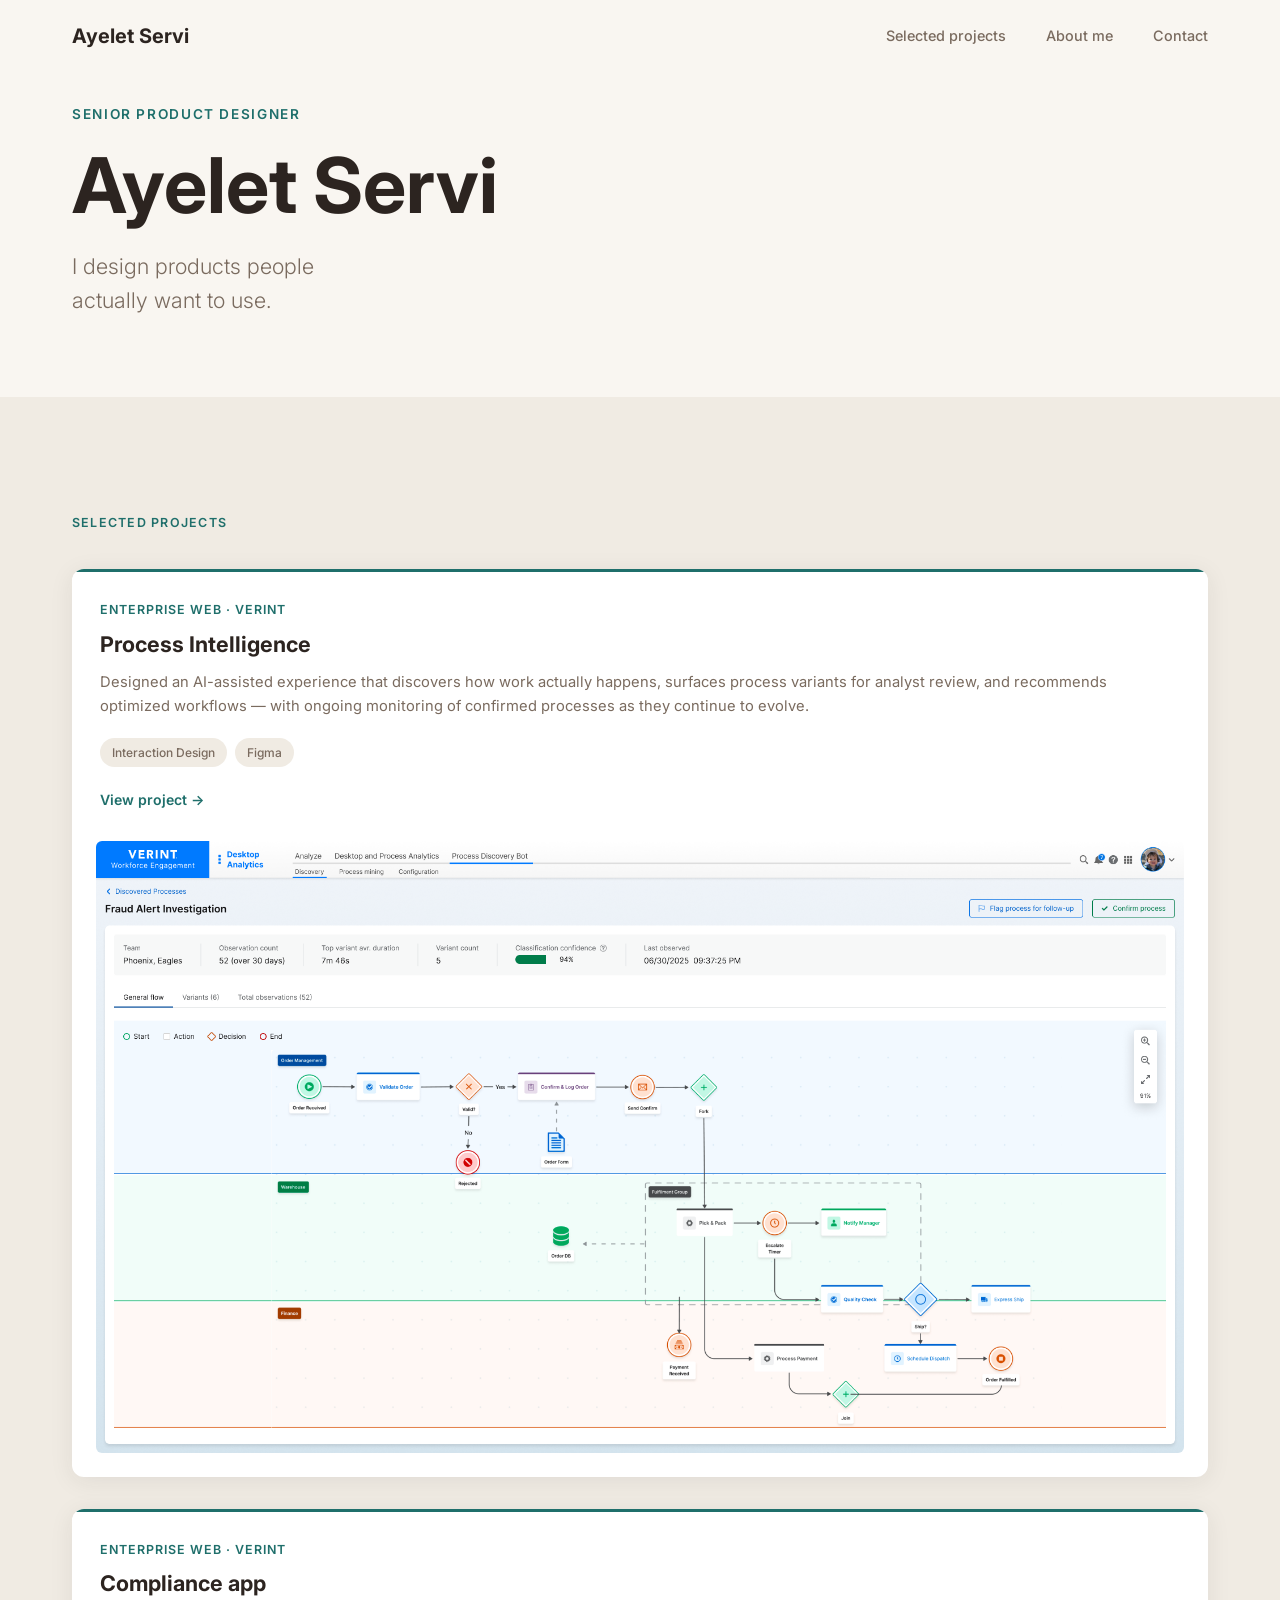
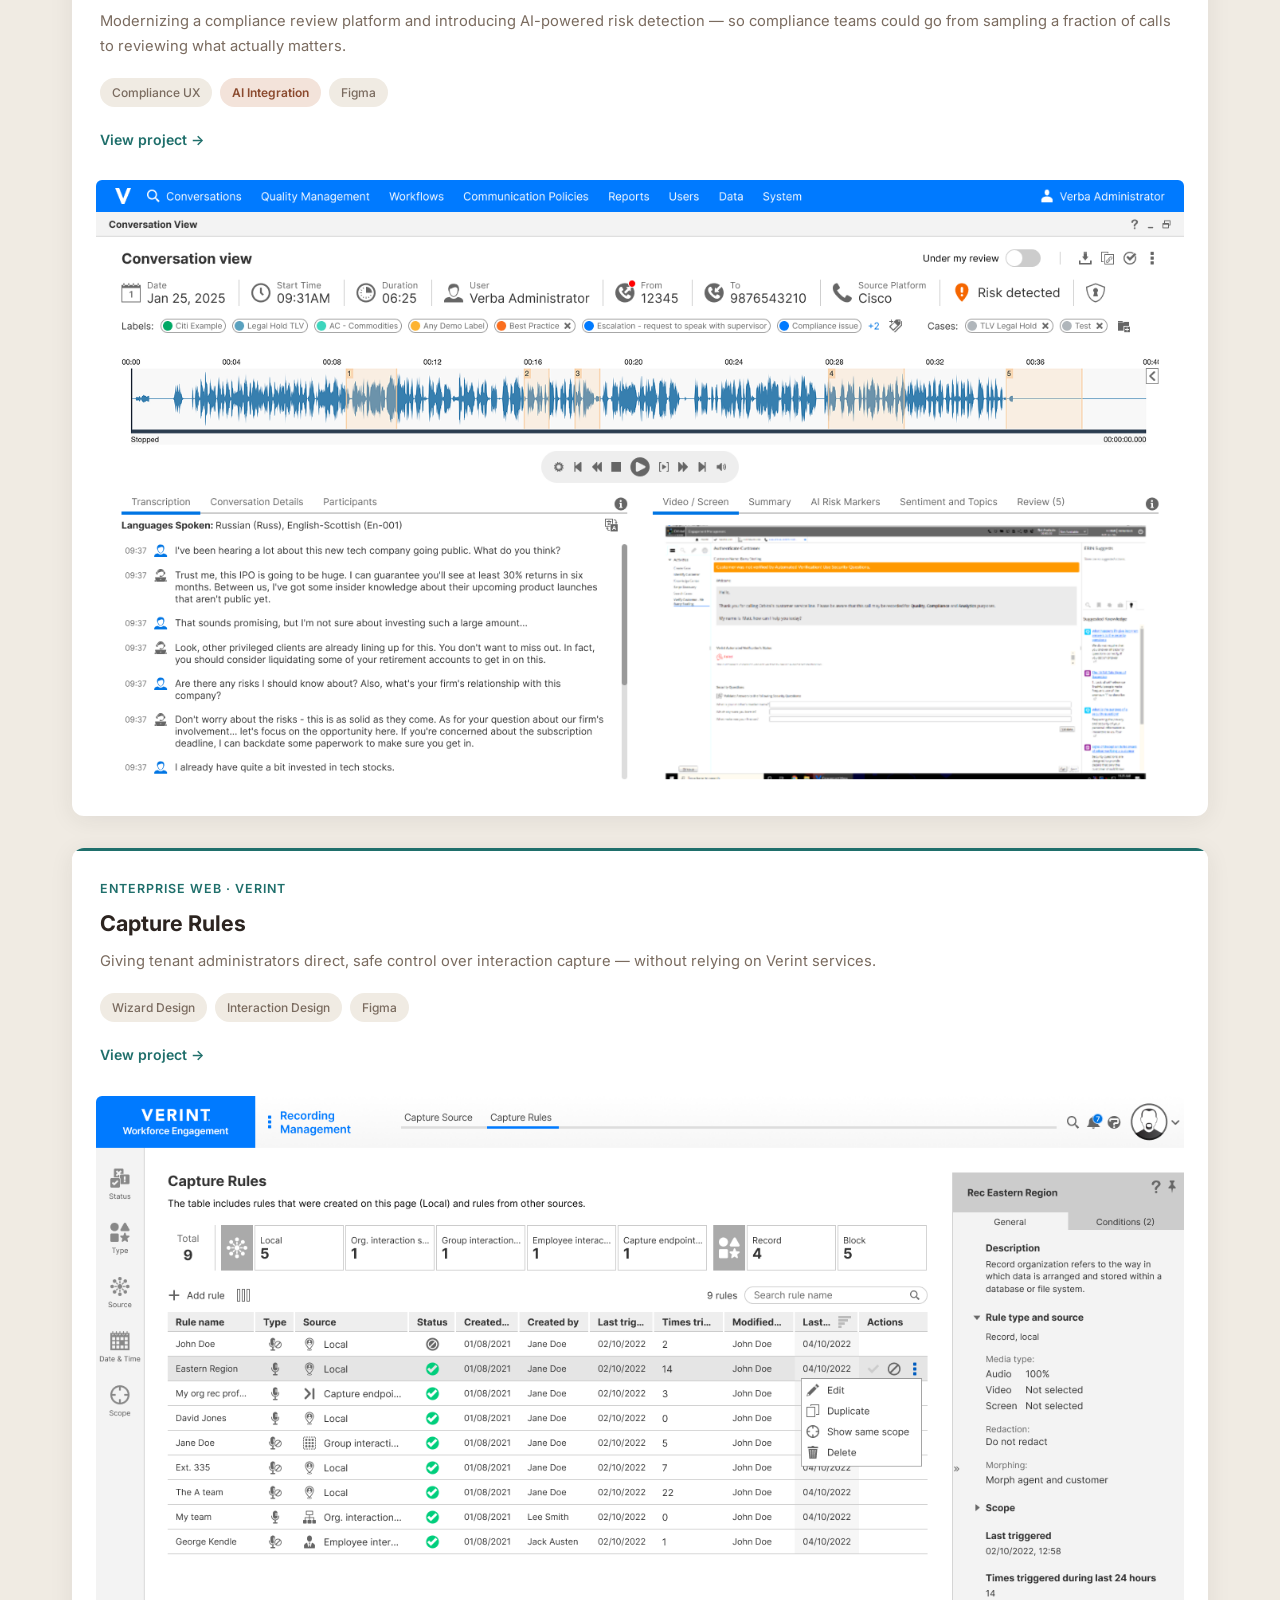
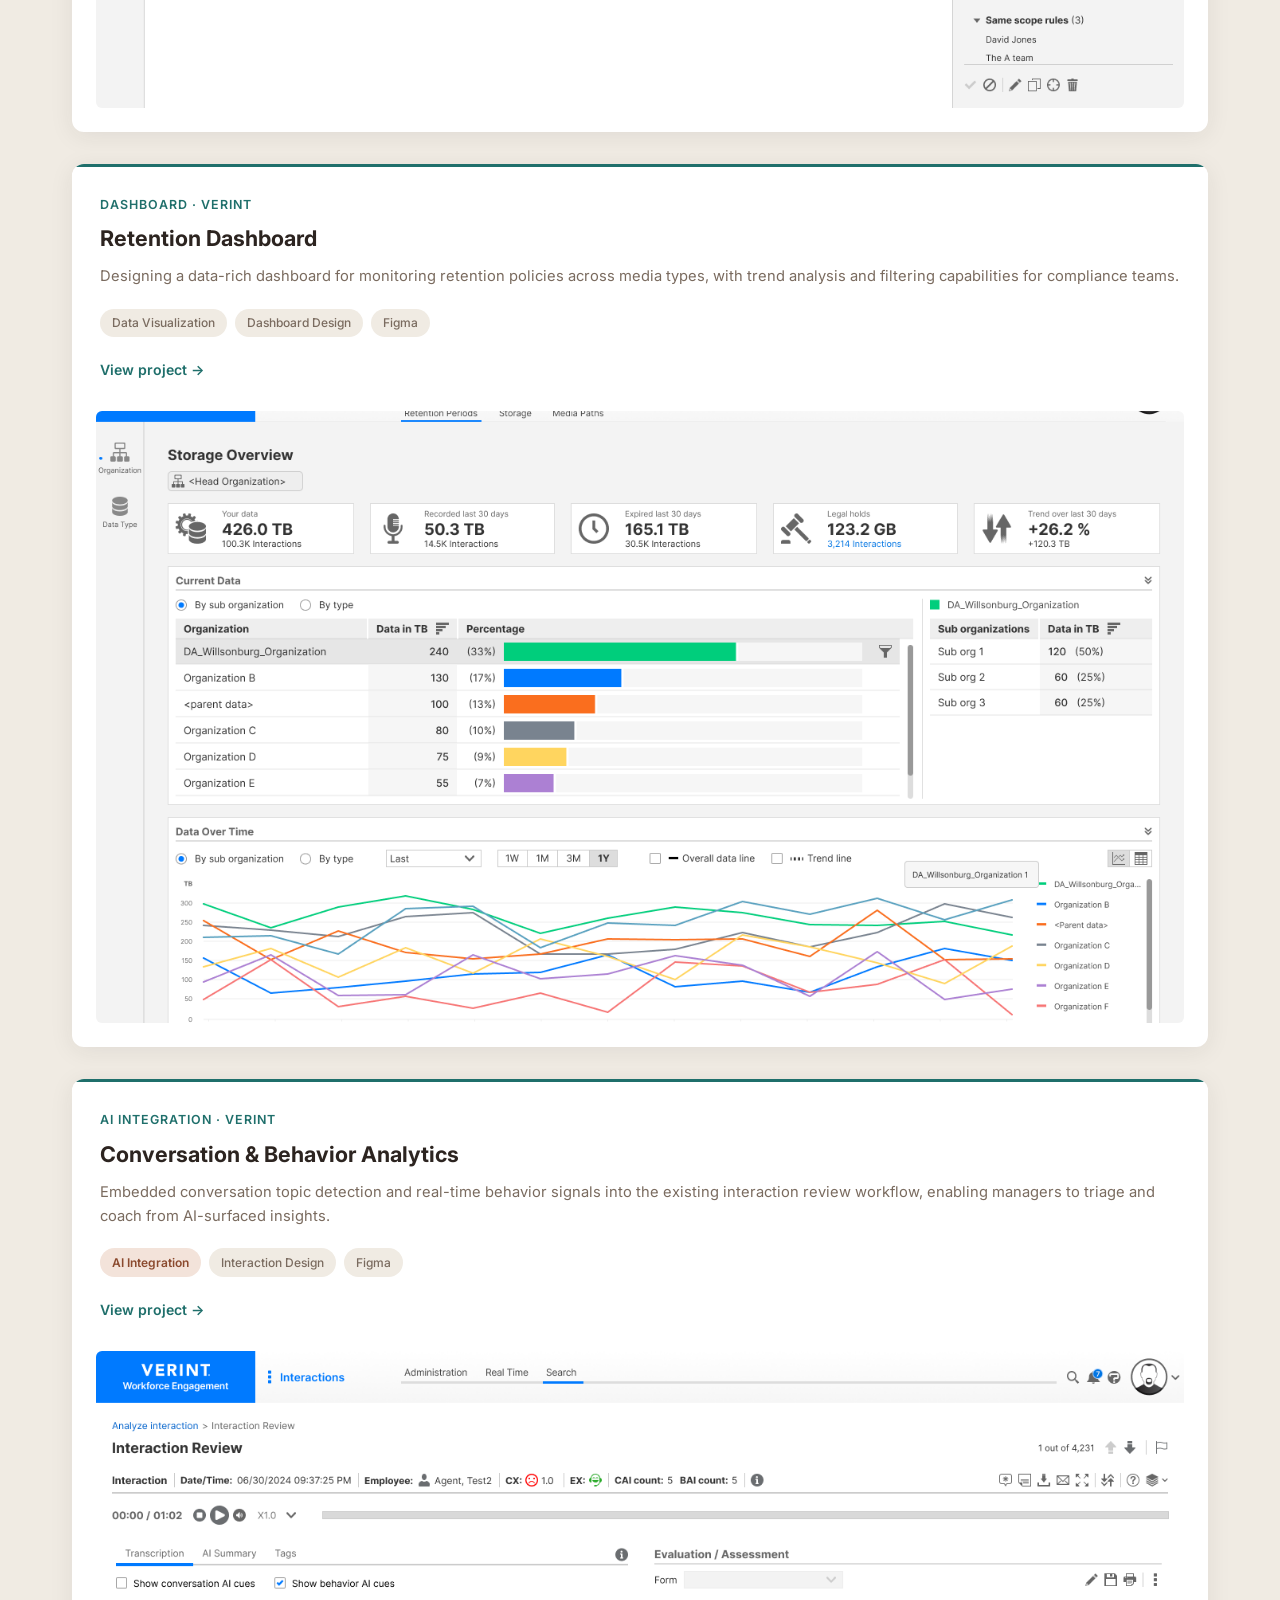
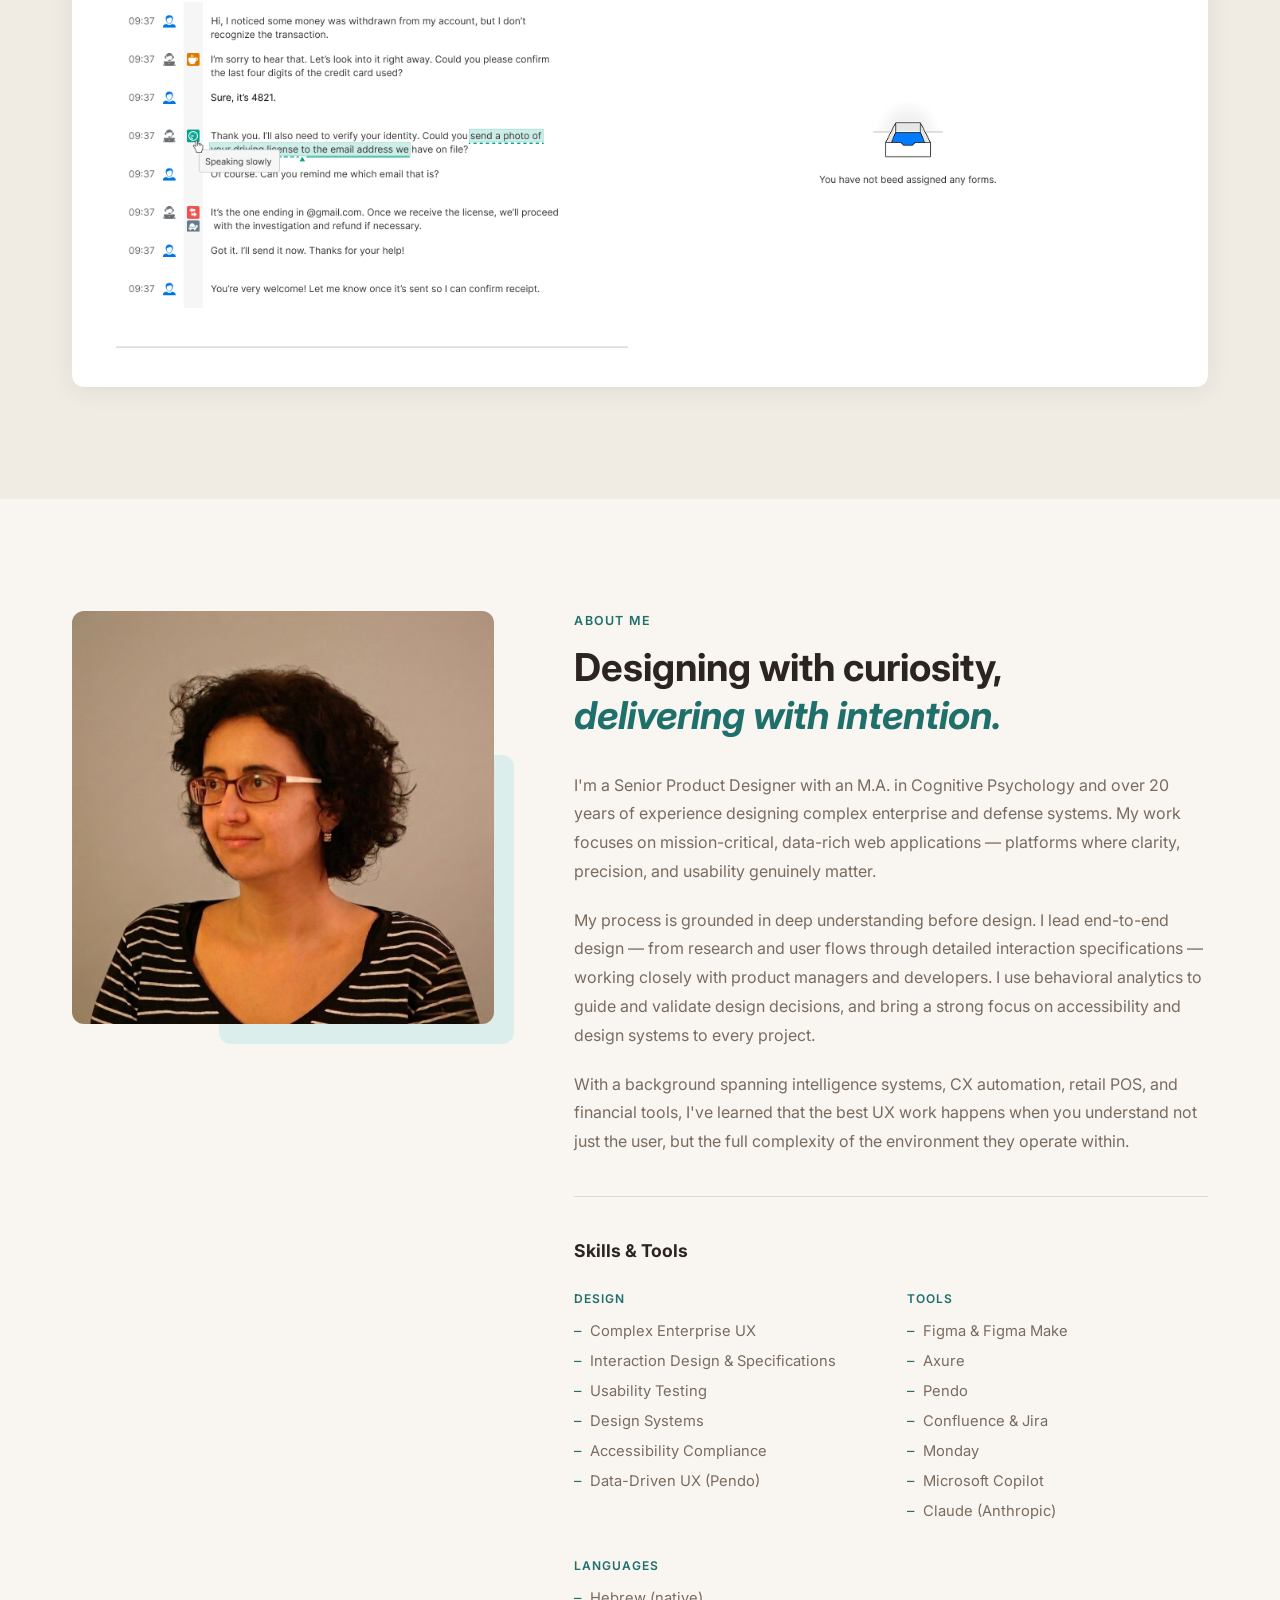
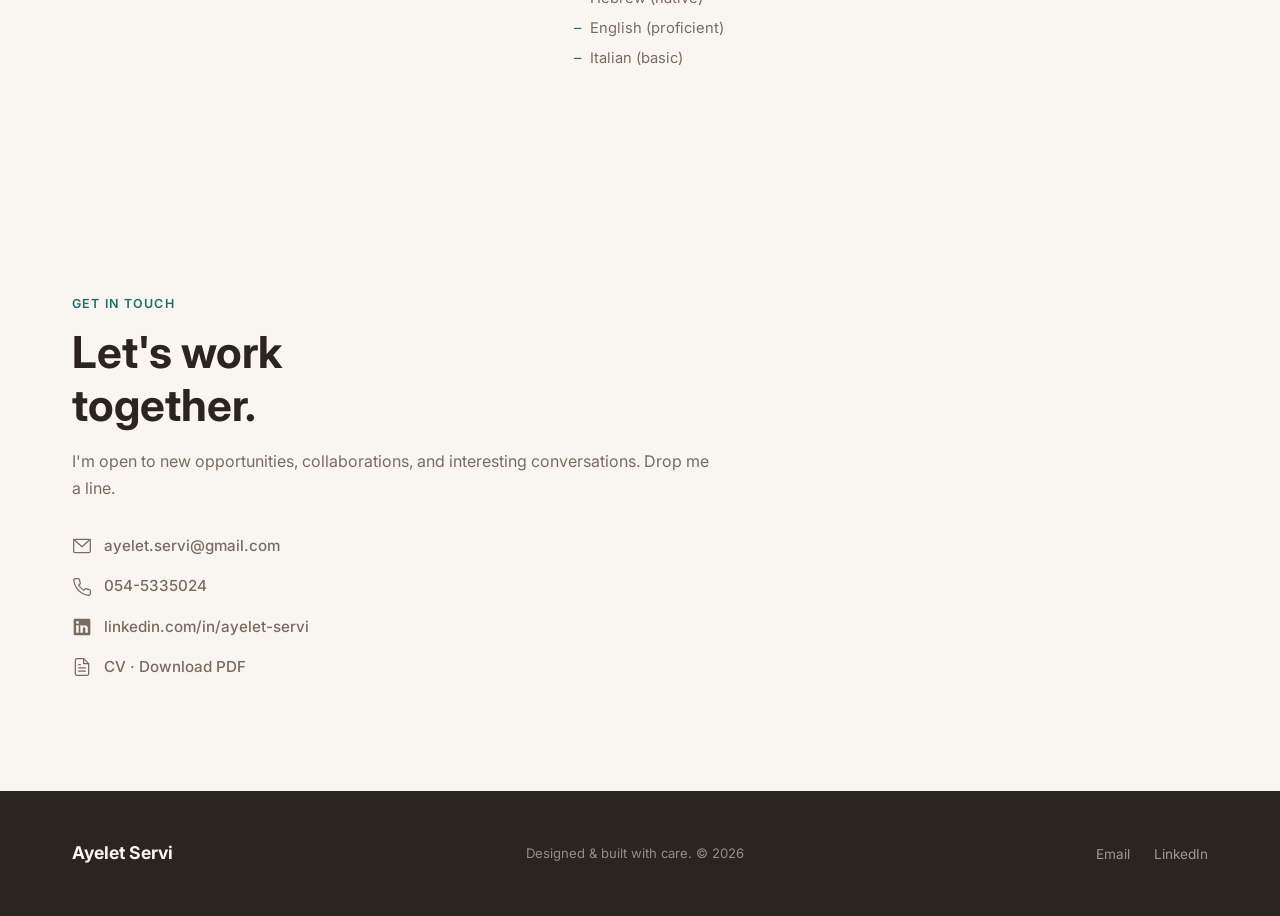
<file: index.html>
<!DOCTYPE html>
<html lang="en">
<head>
  <meta charset="UTF-8" />
  <meta name="viewport" content="width=device-width, initial-scale=1.0" />
  <meta name="description" content="Ayelet Servi — Senior Product Designer crafting thoughtful, human-centered digital experiences." />
  <title>Ayelet Servi — Senior Product Designer</title>
  <link rel="icon" type="image/svg+xml" href="data:image/svg+xml,%3Csvg xmlns='http://www.w3.org/2000/svg' viewBox='0 0 32 32'%3E%3Crect width='32' height='32' rx='8' fill='%231F6F6B'/%3E%3Ctext x='16' y='22' font-family='Arial, sans-serif' font-size='15' font-weight='700' fill='%23F9F6F1' text-anchor='middle'%3EAS%3C/text%3E%3C/svg%3E" />
  <meta property="og:type" content="website" />
  <meta property="og:site_name" content="Ayelet Servi" />
  <meta property="og:title" content="Ayelet Servi — Senior Product Designer" />
  <meta property="og:description" content="Senior Product Designer crafting thoughtful, human-centered digital experiences." />
  <meta property="og:image" content="images/ayelet.servi.jpg" />
  <meta name="twitter:card" content="summary_large_image" />
  <link rel="preconnect" href="https://fonts.googleapis.com" />
  <link rel="preconnect" href="https://fonts.gstatic.com" crossorigin />
  <link href="https://fonts.googleapis.com/css2?family=Inter:wght@300;400;500;600&display=swap" rel="stylesheet" />
  <link rel="stylesheet" href="css/style.css" />
</head>
<body>

  <a href="#main" class="skip-link">Skip to main content</a>

  <!-- NAVIGATION -->
  <header class="site-header" id="site-header">
    <nav class="nav-container" aria-label="Main navigation">
      <a href="index.html" class="nav-logo">Ayelet Servi</a>
      <button class="nav-toggle" aria-label="Toggle navigation menu" aria-expanded="false" aria-controls="nav-menu">
        <span class="hamburger-line"></span>
        <span class="hamburger-line"></span>
        <span class="hamburger-line"></span>
      </button>
      <ul class="nav-links" id="nav-menu" role="list">
        <li><a href="#work" class="nav-link">Selected projects</a></li>
        <li><a href="#about" class="nav-link">About me</a></li>
        <li><a href="#contact" class="nav-link">Contact</a></li>
      </ul>
    </nav>
  </header>

  <main id="main">

    <!-- HERO -->
    <section class="hero" id="hero" aria-labelledby="hero-name">
      <div class="hero-text">
        <p class="eyebrow fade-in-up">Senior Product Designer</p>
        <h1 class="hero-name fade-in-up fade-in-up-delay-1" id="hero-name">
          Ayelet Servi
        </h1>
        <p class="hero-tagline fade-in-up fade-in-up-delay-2">
          I design products people<br />actually want to use.
        </p>
      </div>
    </section>

    <!-- WORK -->
    <section class="section section--alt" id="work" aria-label="Selected Projects">
      <div class="container">
        <div class="section-header reveal">
          <span class="section-label">Selected Projects</span>
        </div>
        <div class="projects-grid">

          <!-- Project 1: Process Intelligence -->
          <article class="project-card reveal">
            <a href="projects/process-discovery.html" class="project-card__link" aria-label="View project: Process Intelligence">
              <div class="project-card__image-wrap">
                <img
                  src="images/Process%20discovery/Discovered%20tasks%20-%20General%20flow.png"
                  alt="Process Intelligence — general flow diagram"
                  class="project-card__image"
                  width="800"
                  height="500"
                  loading="lazy"
                />
              </div>
              <div class="project-card__body">
                <span class="project-card__category">Enterprise Web · Verint</span>
                <h3 class="project-card__title">Process Intelligence</h3>
                <p class="project-card__description">Designed an AI-assisted experience that discovers how work actually happens, surfaces process variants for analyst review, and recommends optimized workflows — with ongoing monitoring of confirmed processes as they continue to evolve.</p>
                <div class="project-card__meta">
                  <span class="tag">Interaction Design</span>
                  <span class="tag">Figma</span>
                </div>
                <span class="project-card__cta" aria-hidden="true">View project →</span>
              </div>
            </a>
          </article>

          <!-- Project 2: Compliance app -->
          <article class="project-card reveal">
            <a href="projects/compliance-app.html" class="project-card__link" aria-label="View project: Compliance app">
              <div class="project-card__image-wrap">
                <img
                  src="images/VFC/Converstaion%20view.png"
                  alt="Compliance app — Conversation view"
                  class="project-card__image"
                  width="1200"
                  height="550"
                  loading="lazy"
                />
              </div>
              <div class="project-card__body">
                <span class="project-card__category">Enterprise Web · Verint</span>
                <h3 class="project-card__title">Compliance app</h3>
                <p class="project-card__description">Modernizing a compliance review platform and introducing AI-powered risk detection — so compliance teams could go from sampling a fraction of calls to reviewing what actually matters.</p>
                <div class="project-card__meta">
                  <span class="tag">Compliance UX</span>
                  <span class="tag tag--ai">AI Integration</span>
                  <span class="tag">Figma</span>
                </div>
                <span class="project-card__cta" aria-hidden="true">View project →</span>
              </div>
            </a>
          </article>

          <!-- Project 3: Capture Rules -->
          <article class="project-card reveal">
            <a href="projects/capture-rules.html" class="project-card__link" aria-label="View project: Capture Rules">
              <div class="project-card__image-wrap">
                <img
                  src="images/Capture%20rules/Capture%20rules%20-%20general.png"
                  alt="Capture Rules — general view"
                  class="project-card__image"
                  width="800"
                  height="500"
                  loading="lazy"
                />
              </div>
              <div class="project-card__body">
                <span class="project-card__category">Enterprise Web · Verint</span>
                <h3 class="project-card__title">Capture Rules</h3>
                <p class="project-card__description">Giving tenant administrators direct, safe control over interaction capture — without relying on Verint services.</p>
                <div class="project-card__meta">
                  <span class="tag">Wizard Design</span>
                  <span class="tag">Interaction Design</span>
                  <span class="tag">Figma</span>
                </div>
                <span class="project-card__cta" aria-hidden="true">View project →</span>
              </div>
            </a>
          </article>

          <!-- Project 4: Retention Dashboard -->
          <article class="project-card reveal">
            <a href="projects/retention-dashboard.html" class="project-card__link" aria-label="View project: Retention Dashboard">
              <div class="project-card__image-wrap">
                <img
                  src="images/Retention%20dashboard/Retention%20dashboard%20-%20general.png"
                  alt="Retention Dashboard — general view"
                  class="project-card__image"
                  width="800"
                  height="500"
                  loading="lazy"
                />
              </div>
              <div class="project-card__body">
                <span class="project-card__category">Dashboard · Verint</span>
                <h3 class="project-card__title">Retention Dashboard</h3>
                <p class="project-card__description">Designing a data-rich dashboard for monitoring retention policies across media types, with trend analysis and filtering capabilities for compliance teams.</p>
                <div class="project-card__meta">
                  <span class="tag">Data Visualization</span>
                  <span class="tag">Dashboard Design</span>
                  <span class="tag">Figma</span>
                </div>
                <span class="project-card__cta" aria-hidden="true">View project →</span>
              </div>
            </a>
          </article>

          <!-- Project 5: Conversation & Behavior Analytics -->
          <article class="project-card reveal">
            <a href="projects/cogito-integration.html" class="project-card__link" aria-label="View project: Conversation &amp; Behavior Analytics">
              <div class="project-card__image-wrap">
                <img
                  src="images/Cogito%20integration/Cogito%20integration%20-%20Behavior%20AI%20cues%20on%20transcription.png"
                  alt="Conversation &amp; Behavior Analytics — AI cues on transcription"
                  class="project-card__image"
                  width="800"
                  height="500"
                  loading="lazy"
                />
              </div>
              <div class="project-card__body">
                <span class="project-card__category">AI Integration · Verint</span>
                <h3 class="project-card__title">Conversation &amp; Behavior Analytics</h3>
                <p class="project-card__description">Embedded conversation topic detection and real-time behavior signals into the existing interaction review workflow, enabling managers to triage and coach from AI-surfaced insights.</p>
                <div class="project-card__meta">
                  <span class="tag tag--ai">AI Integration</span>
                  <span class="tag">Interaction Design</span>
                  <span class="tag">Figma</span>
                </div>
                <span class="project-card__cta" aria-hidden="true">View project →</span>
              </div>
            </a>
          </article>

        </div>
      </div>
    </section>

    <!-- ABOUT -->
    <section class="section" id="about" aria-labelledby="about-heading">
      <div class="container">
        <div class="about-grid">

          <div class="about-image-col reveal">
            <div class="about-image-wrap">
              <img
                src="images/ayelet.servi.jpg"
                alt="Ayelet Servi"
                class="about-image"
                width="500"
                height="620"
                loading="lazy"
              />
            </div>
          </div>

          <div class="about-text-col reveal">
            <span class="section-label">About Me</span>
            <h2 id="about-heading">
              Designing with curiosity,<br /><em>delivering with intention.</em>
            </h2>
            <div class="about-bio">
              <p>
                I'm a Senior Product Designer with an M.A. in Cognitive Psychology and over 20 years of experience designing complex enterprise and defense systems. My work focuses on mission-critical, data-rich web applications — platforms where clarity, precision, and usability genuinely matter.
              </p>
              <p>
                My process is grounded in deep understanding before design. I lead end-to-end design — from research and user flows through detailed interaction specifications — working closely with product managers and developers. I use behavioral analytics to guide and validate design decisions, and bring a strong focus on accessibility and design systems to every project.
              </p>
              <p>
                With a background spanning intelligence systems, CX automation, retail POS, and financial tools, I've learned that the best UX work happens when you understand not just the user, but the full complexity of the environment they operate within.
              </p>
            </div>
            <div class="skills-section">
              <h3 class="skills-title">Skills &amp; Tools</h3>
              <div class="skills-grid">
                <div class="skills-group">
                  <h4>Design</h4>
                  <ul>
                    <li>Complex Enterprise UX</li>
                    <li>Interaction Design & Specifications</li>
                    <li>Usability Testing</li>
                    <li>Design Systems</li>
                    <li>Accessibility Compliance</li>
                    <li>Data-Driven UX (Pendo)</li>
                  </ul>
                </div>
                <div class="skills-group">
                  <h4>Tools</h4>
                  <ul>
                    <li>Figma & Figma Make</li>
                    <li>Axure</li>
                    <li>Pendo</li>
                    <li>Confluence & Jira</li>
                    <li>Monday</li>
                    <li>Microsoft Copilot</li>
                    <li>Claude (Anthropic)</li>
                  </ul>
                </div>
                <div class="skills-group">
                  <h4>Languages</h4>
                  <ul>
                    <li>Hebrew (native)</li>
                    <li>English (proficient)</li>
                    <li>Italian (basic)</li>
                  </ul>
                </div>
              </div>
            </div>
          </div>

        </div>
      </div>
    </section>

    <!-- CONTACT -->
    <section class="section" id="contact" aria-labelledby="contact-heading">
      <div class="container">
        <div class="contact-grid reveal">

          <div class="contact-text">
            <span class="section-label">Get in touch</span>
            <h2 id="contact-heading">Let's work<br />together.</h2>
            <p class="contact-intro">
              I'm open to new opportunities, collaborations, and interesting conversations. Drop me a line.
            </p>
            <ul class="contact-links" role="list">
              <li>
                <a href="mailto:ayelet.servi@gmail.com" class="contact-link">
                  <svg aria-hidden="true" width="20" height="20" viewBox="0 0 24 24" fill="none" stroke="currentColor" stroke-width="1.5" stroke-linecap="round" stroke-linejoin="round">
                    <rect x="2" y="4" width="20" height="16" rx="2" />
                    <polyline points="2,4 12,13 22,4" />
                  </svg>
                  ayelet.servi@gmail.com
                </a>
              </li>
              <li>
                <a href="tel:+972545335024" class="contact-link">
                  <svg aria-hidden="true" width="20" height="20" viewBox="0 0 24 24" fill="none" stroke="currentColor" stroke-width="1.5" stroke-linecap="round" stroke-linejoin="round">
                    <path d="M22 16.92v3a2 2 0 0 1-2.18 2 19.79 19.79 0 0 1-8.63-3.07 19.5 19.5 0 0 1-6-6 19.79 19.79 0 0 1-3.07-8.67A2 2 0 0 1 4.11 2h3a2 2 0 0 1 2 1.72 12.84 12.84 0 0 0 .7 2.81 2 2 0 0 1-.45 2.11L8.09 9.91a16 16 0 0 0 6 6l1.27-1.27a2 2 0 0 1 2.11-.45 12.84 12.84 0 0 0 2.81.7A2 2 0 0 1 22 16.92z" />
                  </svg>
                  054-5335024
                </a>
              </li>
              <li>
                <a href="https://www.linkedin.com/in/ayelet-servi" target="_blank" rel="noopener noreferrer" class="contact-link">
                  <svg aria-hidden="true" width="20" height="20" viewBox="0 0 24 24" fill="currentColor">
                    <path d="M20.5 2h-17A1.5 1.5 0 002 3.5v17A1.5 1.5 0 003.5 22h17a1.5 1.5 0 001.5-1.5v-17A1.5 1.5 0 0020.5 2zM8 19H5v-9h3zM6.5 8.25A1.75 1.75 0 118.3 6.5a1.78 1.78 0 01-1.8 1.75zM19 19h-3v-4.74c0-1.42-.6-1.93-1.38-1.93A1.74 1.74 0 0013 14.19a.66.66 0 000 .14V19h-3v-9h2.9v1.3a3.11 3.11 0 012.7-1.4c1.55 0 3.36.86 3.36 3.66z" />
                  </svg>
                  linkedin.com/in/ayelet-servi
                </a>
              </li>
              <li>
                <a href="assets/AyeletServi-CV.pdf" class="contact-link" download="AyeletServi-CV.pdf" aria-label="Download CV as PDF">
                  <svg aria-hidden="true" width="20" height="20" viewBox="0 0 24 24" fill="none" stroke="currentColor" stroke-width="1.5" stroke-linecap="round" stroke-linejoin="round">
                    <path d="M14 2H6a2 2 0 0 0-2 2v16a2 2 0 0 0 2 2h12a2 2 0 0 0 2-2V8z" />
                    <polyline points="14,2 14,8 20,8" />
                    <line x1="16" y1="13" x2="8" y2="13" />
                    <line x1="16" y1="17" x2="8" y2="17" />
                    <line x1="10" y1="9" x2="8" y2="9" />
                  </svg>
                  CV · Download PDF
                </a>
              </li>
            </ul>
          </div>

        </div>
      </div>
    </section>

  </main>

  <!-- FOOTER -->
  <footer class="site-footer">
    <div class="container footer-inner">
      <p class="footer-name">Ayelet Servi</p>
      <p class="footer-copy">Designed &amp; built with care. © <span id="footer-year"></span></p>
      <ul class="footer-links" role="list">
        <li><a href="mailto:ayelet.servi@gmail.com">Email</a></li>
        <li><a href="https://www.linkedin.com/in/ayelet-servi" target="_blank" rel="noopener noreferrer">LinkedIn</a></li>
      </ul>
    </div>
  </footer>

  <script src="js/main.js"></script>
</body>
</html>
</file>
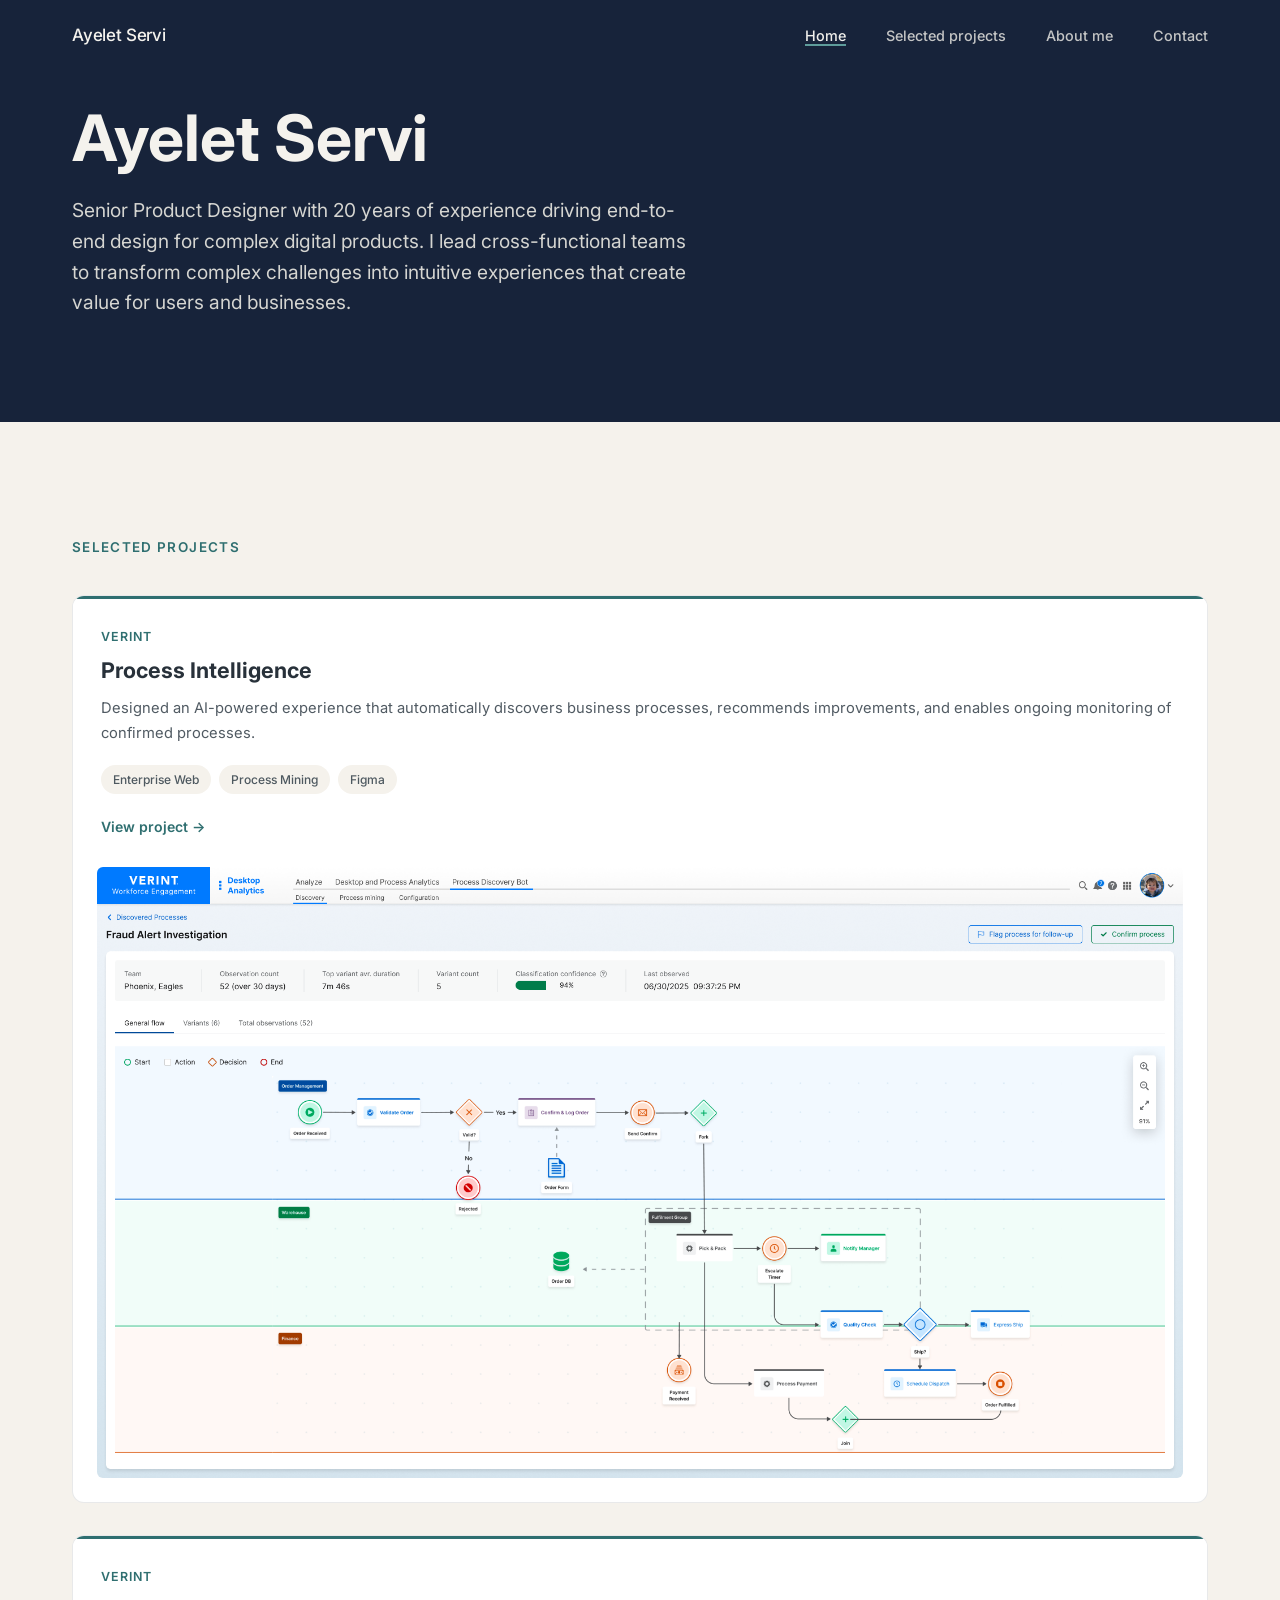
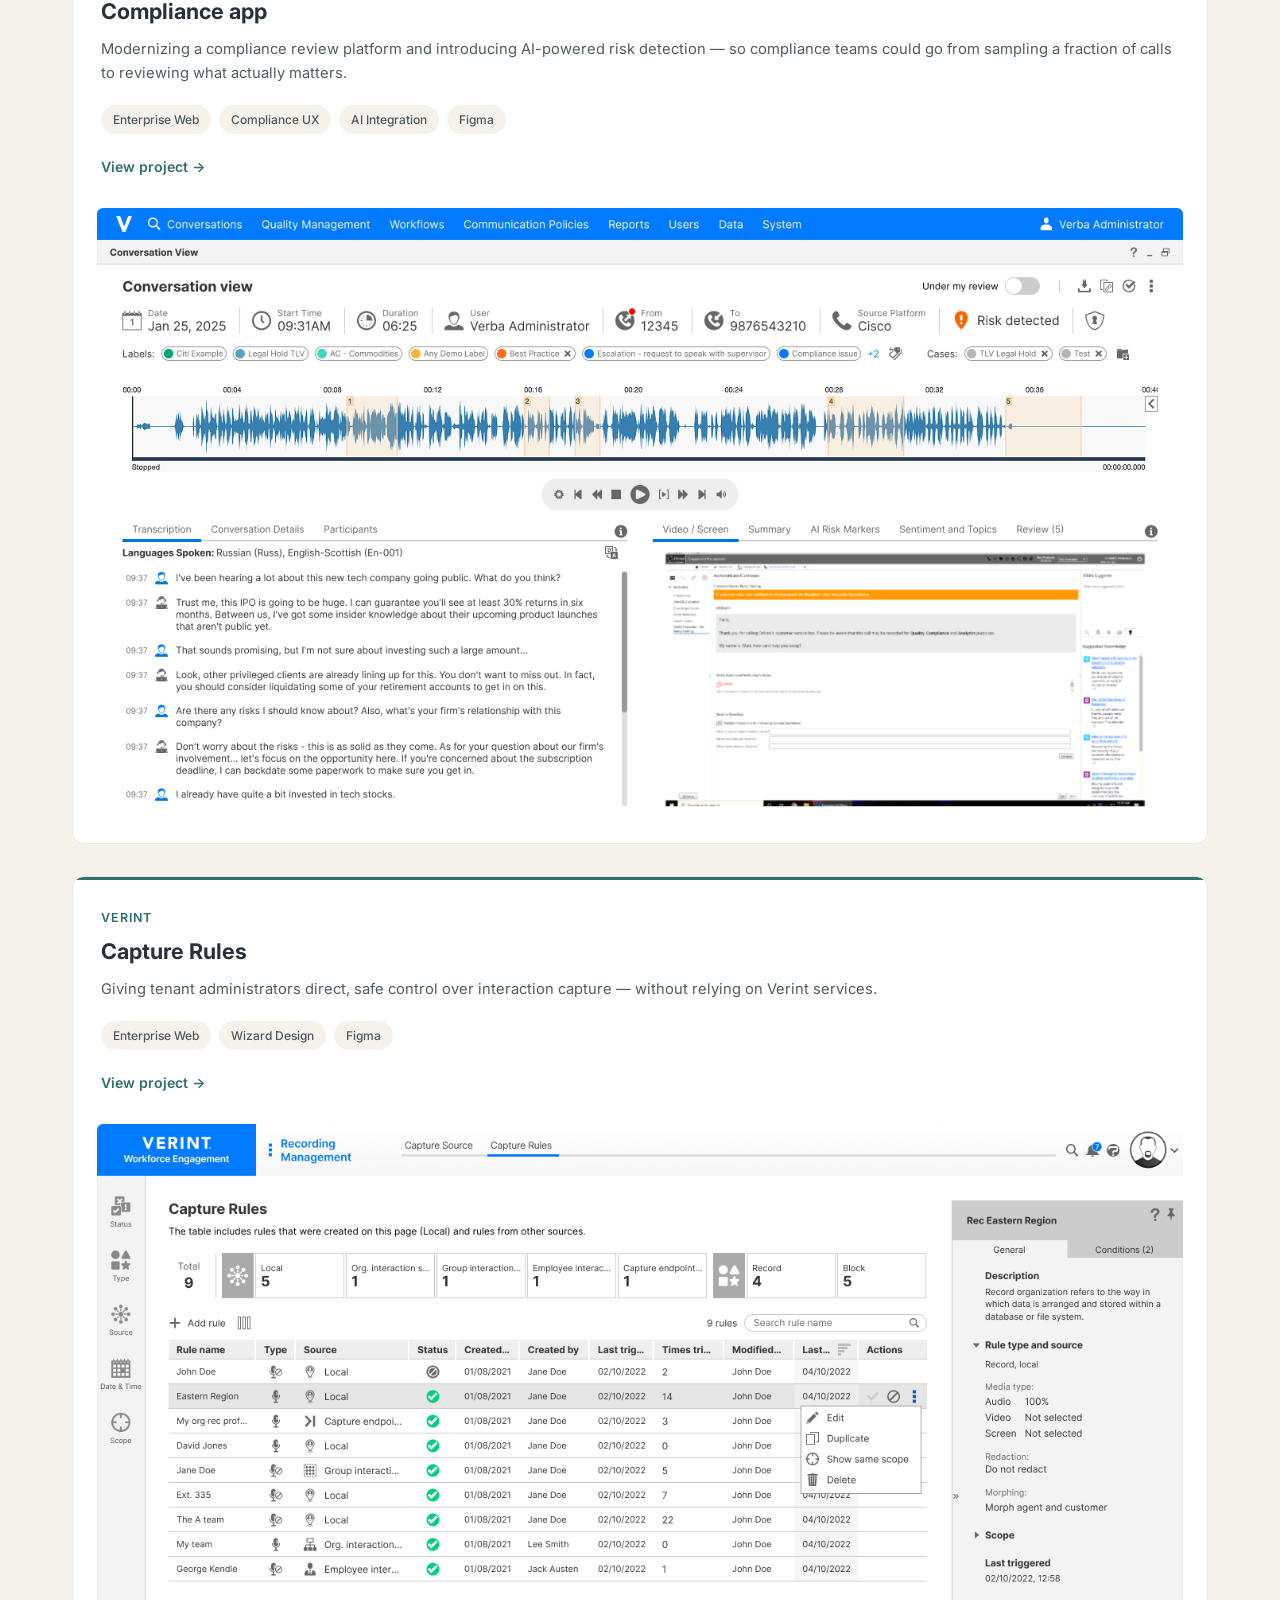
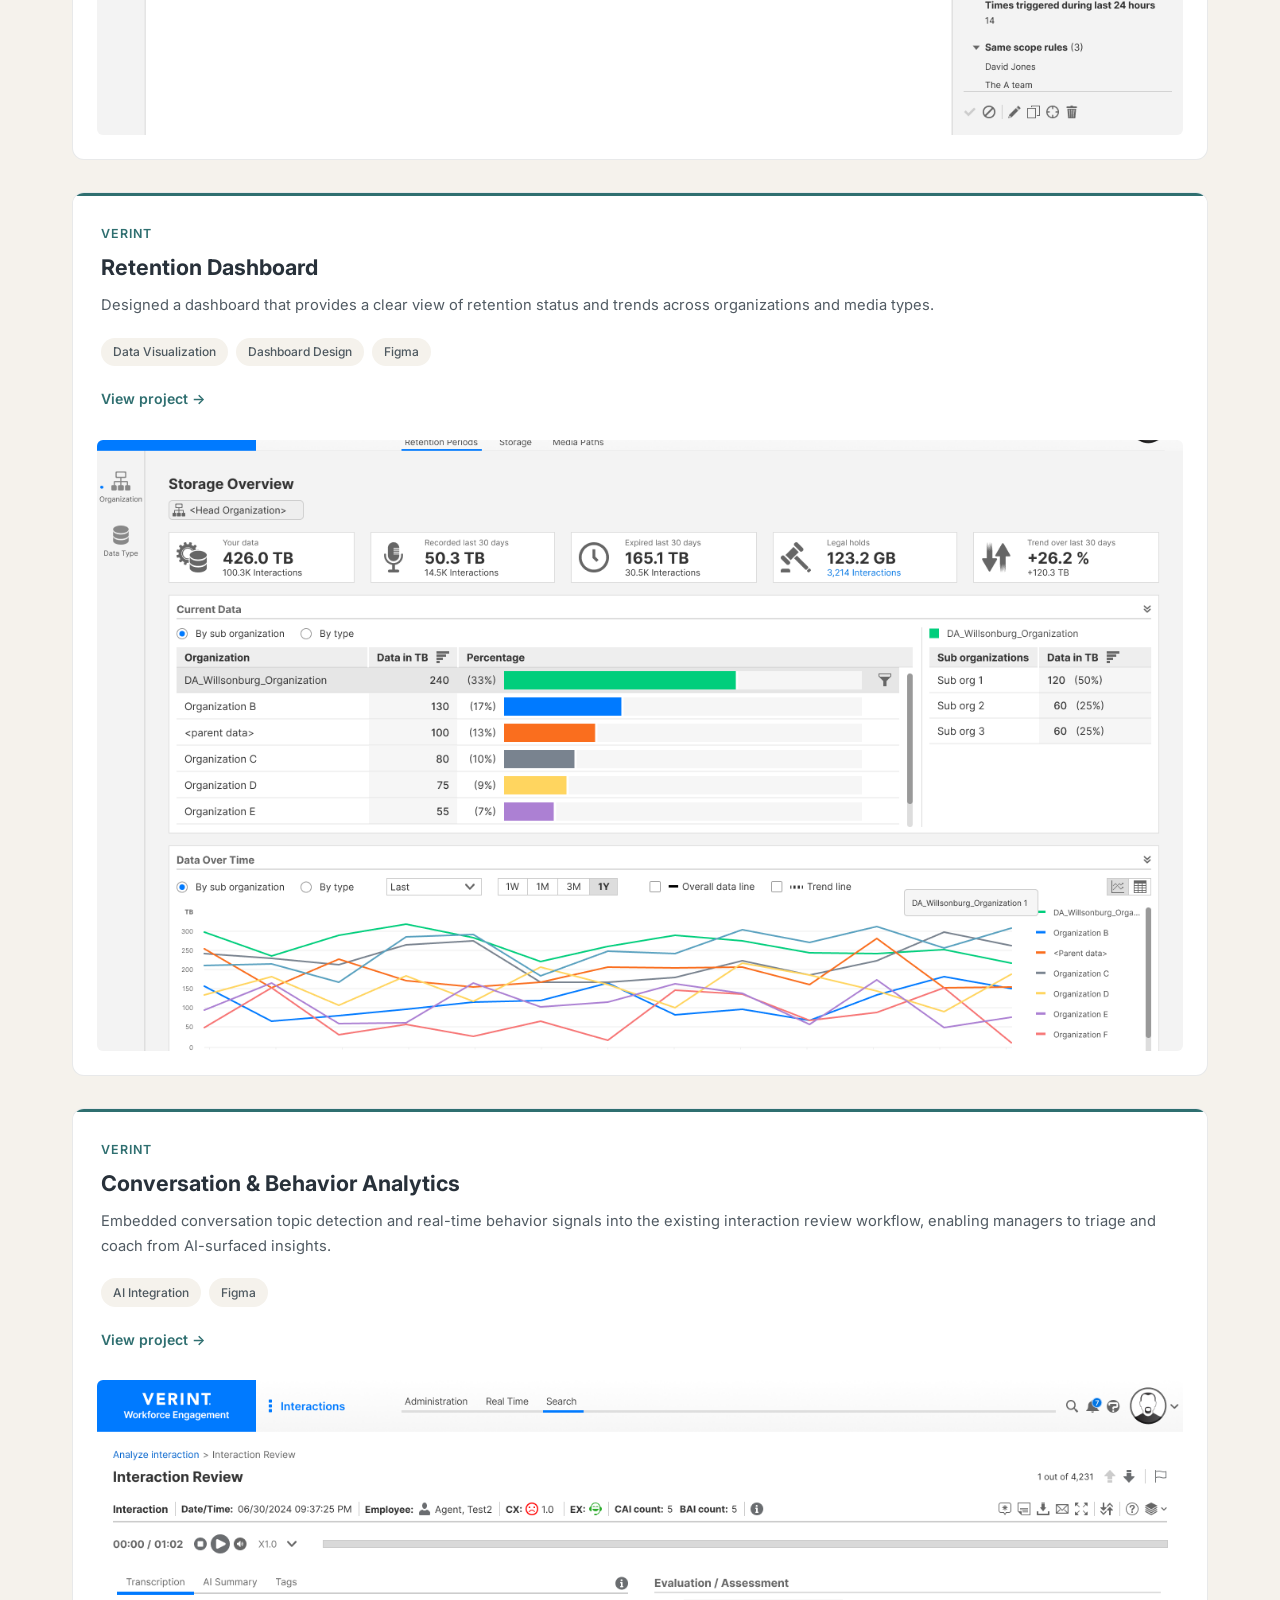
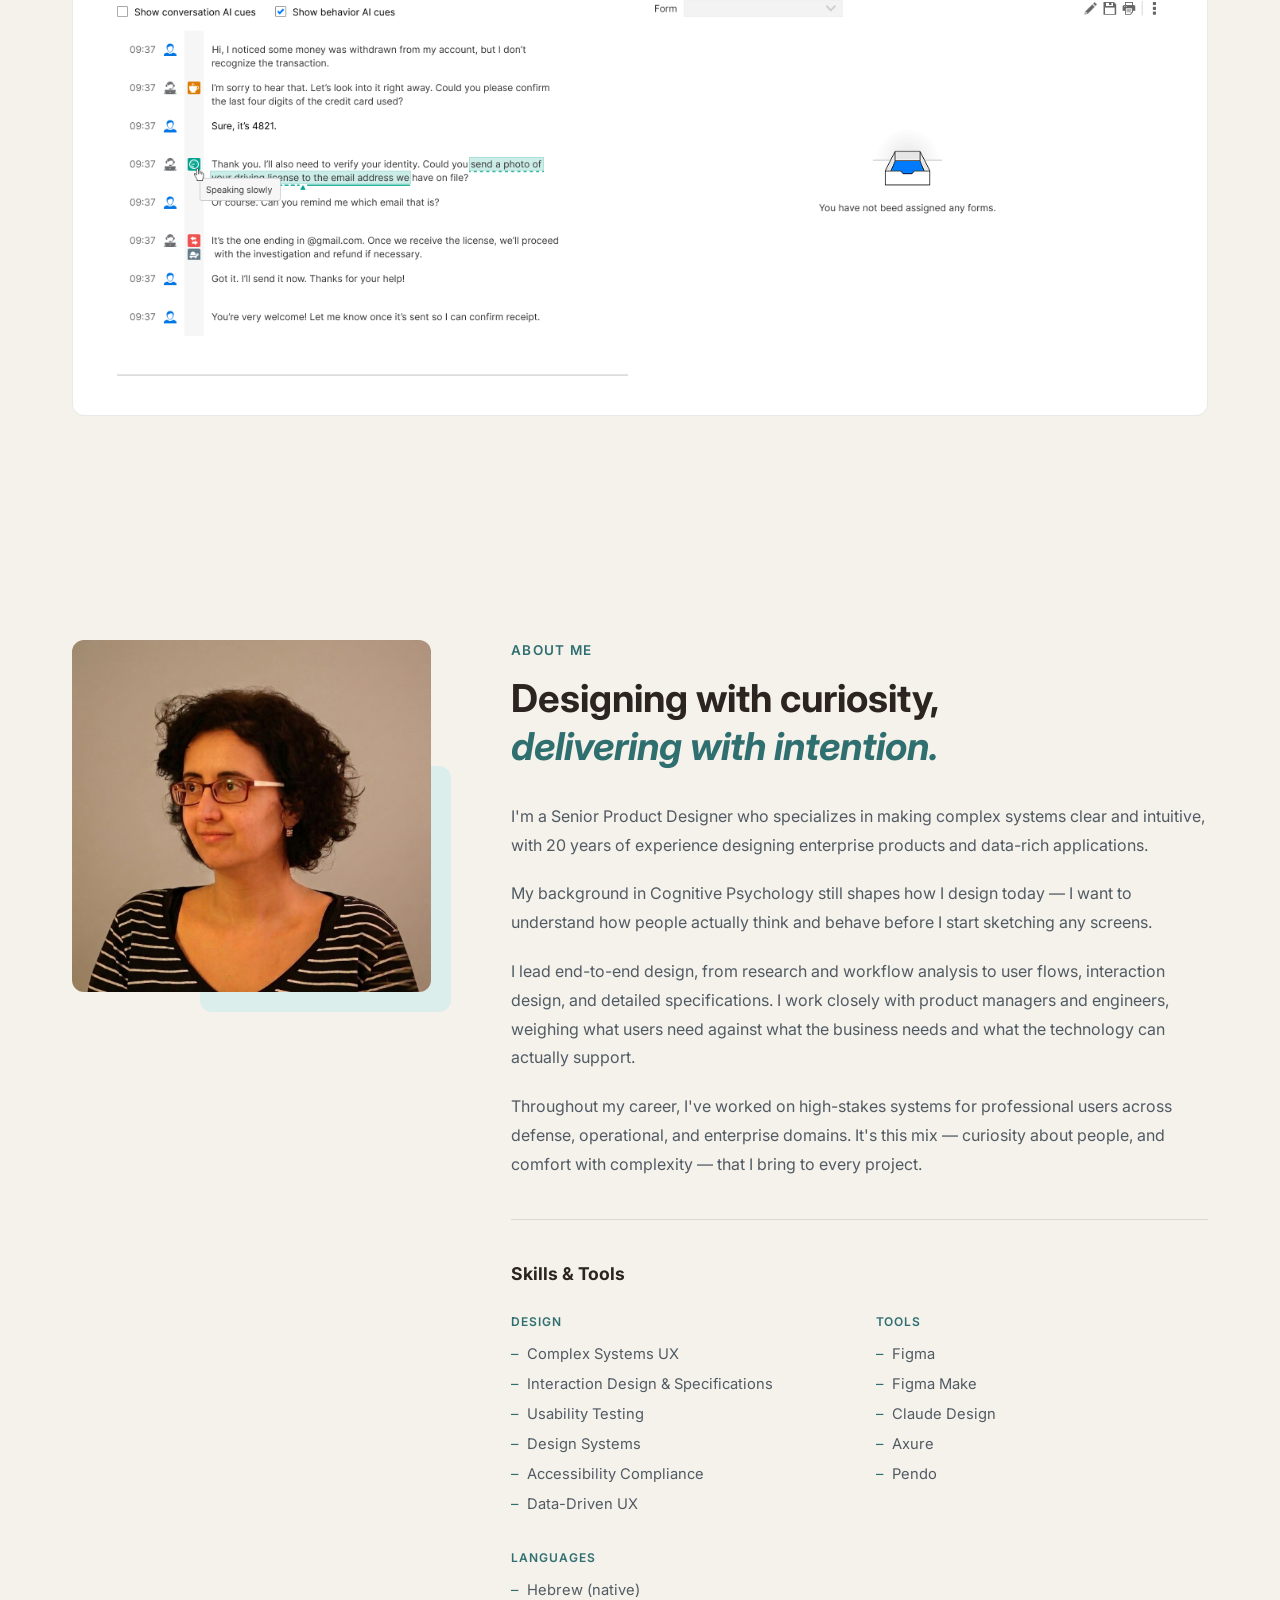
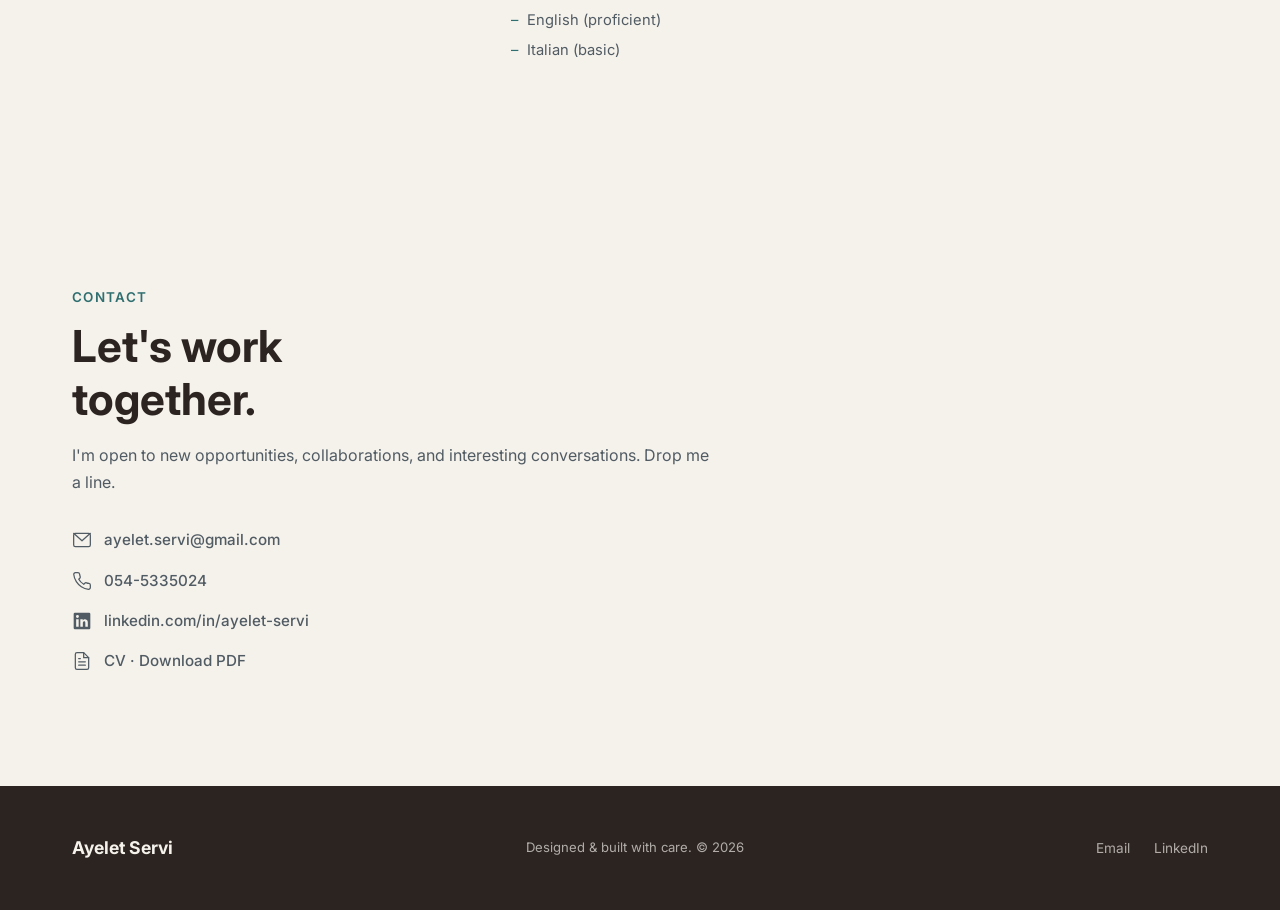
<file: docs/index.html>
<!DOCTYPE html>
<html lang="en">
<head>
  <meta charset="UTF-8" />
  <meta name="viewport" content="width=device-width, initial-scale=1.0" />
  <meta name="description" content="Ayelet Servi — Senior Product Designer crafting thoughtful, human-centered digital experiences." />
  <title>Ayelet Servi — Senior Product Designer</title>
  <link rel="icon" type="image/svg+xml" href="data:image/svg+xml,%3Csvg xmlns='http://www.w3.org/2000/svg' viewBox='0 0 32 32'%3E%3Crect width='32' height='32' rx='8' fill='%231F6F6B'/%3E%3Ctext x='16' y='22' font-family='Arial, sans-serif' font-size='15' font-weight='700' fill='%23F9F6F1' text-anchor='middle'%3EAS%3C/text%3E%3C/svg%3E" />
  <meta property="og:type" content="website" />
  <meta property="og:site_name" content="Ayelet Servi" />
  <meta property="og:title" content="Ayelet Servi — Senior Product Designer" />
  <meta property="og:description" content="Senior Product Designer crafting thoughtful, human-centered digital experiences." />
  <meta property="og:image" content="images/ayelet.servi.jpg" />
  <meta name="twitter:card" content="summary_large_image" />
  <link rel="preconnect" href="https://fonts.googleapis.com" />
  <link rel="preconnect" href="https://fonts.gstatic.com" crossorigin />
  <link href="https://fonts.googleapis.com/css2?family=Inter:wght@300;400;500;600&display=swap" rel="stylesheet" />
  <link rel="stylesheet" href="css/style.css" />
  <noscript><style>.reveal { opacity: 1 !important; transform: none !important; }</style></noscript>
</head>
<body>

  <a href="#main" class="skip-link">Skip to main content</a>

  <!-- NAVIGATION -->
  <header class="site-header" id="site-header">
    <nav class="nav-container" aria-label="Main navigation">
      <a href="index.html" class="nav-logo">Ayelet Servi</a>
      <button class="nav-toggle" aria-label="Toggle navigation menu" aria-expanded="false" aria-controls="nav-menu">
        <span class="hamburger-line"></span>
        <span class="hamburger-line"></span>
        <span class="hamburger-line"></span>
      </button>
      <ul class="nav-links" id="nav-menu" role="list">
        <li><a href="#hero" class="nav-link">Home</a></li>
        <li><a href="#work" class="nav-link">Selected projects</a></li>
        <li><a href="#about" class="nav-link">About me</a></li>
        <li><a href="#contact" class="nav-link">Contact</a></li>
      </ul>
    </nav>
  </header>

  <main id="main">

    <!-- HERO -->
    <section class="hero" id="hero" aria-labelledby="hero-name">
      <div class="hero-text">
        <h1 class="hero-name fade-in-up" id="hero-name">
          Ayelet Servi
        </h1>
        <p class="hero-tagline fade-in-up fade-in-up-delay-1">
          Senior Product Designer with 20 years of experience driving end-to-end design for complex digital products. I lead cross-functional teams to transform complex challenges into intuitive experiences that create value for users and businesses.
        </p>
      </div>
    </section>

    <!-- WORK -->
    <section class="section section--alt" id="work" aria-label="Selected Projects">
      <div class="container">
        <div class="section-header reveal">
          <h2 class="section-label">Selected Projects</h2>
        </div>
        <div class="projects-grid">

          <!-- Project 1: Process Intelligence -->
          <article class="project-card reveal">
            <a href="projects/process-discovery.html" class="project-card__link" aria-label="View project: Process Intelligence">
              <div class="project-card__image-wrap">
                <img
                  src="images/Process%20discovery/Discovered%20tasks%20-%20General%20flow.png"
                  alt="Process Intelligence — general flow diagram"
                  class="project-card__image"
                  width="800"
                  height="500"
                  loading="lazy"
                />
              </div>
              <div class="project-card__body">
                <span class="project-card__category">Verint</span>
                <h3 class="project-card__title">Process Intelligence</h3>
                <p class="project-card__description">Designed an AI-powered experience that automatically discovers business processes, recommends improvements, and enables ongoing monitoring of confirmed processes.</p>
                <div class="project-card__meta">
                  <span class="tag">Enterprise Web</span>
                  <span class="tag">Process Mining</span>
                  <span class="tag">Figma</span>
                </div>
                <span class="project-card__cta" aria-hidden="true">View project →</span>
              </div>
            </a>
          </article>

          <!-- Project 2: Compliance app -->
          <article class="project-card reveal">
            <a href="projects/compliance-app.html" class="project-card__link" aria-label="View project: Compliance app">
              <div class="project-card__image-wrap">
                <img
                  src="images/VFC/Converstaion%20view.png"
                  alt="Compliance app — Conversation view"
                  class="project-card__image"
                  width="1200"
                  height="550"
                  loading="lazy"
                />
              </div>
              <div class="project-card__body">
                <span class="project-card__category">Verint</span>
                <h3 class="project-card__title">Compliance app</h3>
                <p class="project-card__description">Modernizing a compliance review platform and introducing AI-powered risk detection — so compliance teams could go from sampling a fraction of calls to reviewing what actually matters.</p>
                <div class="project-card__meta">
                  <span class="tag">Enterprise Web</span>
                  <span class="tag">Compliance UX</span>
                  <span class="tag">AI Integration</span>
                  <span class="tag">Figma</span>
                </div>
                <span class="project-card__cta" aria-hidden="true">View project →</span>
              </div>
            </a>
          </article>

          <!-- Project 3: Capture Rules -->
          <article class="project-card reveal">
            <a href="projects/capture-rules.html" class="project-card__link" aria-label="View project: Capture Rules">
              <div class="project-card__image-wrap">
                <img
                  src="images/Capture%20rules/Capture%20rules%20-%20general.png"
                  alt="Capture Rules — general view"
                  class="project-card__image"
                  width="800"
                  height="500"
                  loading="lazy"
                />
              </div>
              <div class="project-card__body">
                <span class="project-card__category">Verint</span>
                <h3 class="project-card__title">Capture Rules</h3>
                <p class="project-card__description">Giving tenant administrators direct, safe control over interaction capture — without relying on Verint services.</p>
                <div class="project-card__meta">
                  <span class="tag">Enterprise Web</span>
                  <span class="tag">Wizard Design</span>
                  <span class="tag">Figma</span>
                </div>
                <span class="project-card__cta" aria-hidden="true">View project →</span>
              </div>
            </a>
          </article>

          <!-- Project 4: Retention Dashboard -->
          <article class="project-card reveal">
            <a href="projects/retention-dashboard.html" class="project-card__link" aria-label="View project: Retention Dashboard">
              <div class="project-card__image-wrap">
                <img
                  src="images/Retention%20dashboard/Retention%20dashboard%20-%20general.png"
                  alt="Retention Dashboard — general view"
                  class="project-card__image"
                  width="800"
                  height="500"
                  loading="lazy"
                />
              </div>
              <div class="project-card__body">
                <span class="project-card__category">Verint</span>
                <h3 class="project-card__title">Retention Dashboard</h3>
                <p class="project-card__description">Designed a dashboard that provides a clear view of retention status and trends across organizations and media types.</p>
                <div class="project-card__meta">
                  <span class="tag">Data Visualization</span>
                  <span class="tag">Dashboard Design</span>
                  <span class="tag">Figma</span>
                </div>
                <span class="project-card__cta" aria-hidden="true">View project →</span>
              </div>
            </a>
          </article>

          <!-- Project 5: Conversation & Behavior Analytics -->
          <article class="project-card reveal">
            <a href="projects/cogito-integration.html" class="project-card__link" aria-label="View project: Conversation &amp; Behavior Analytics">
              <div class="project-card__image-wrap">
                <img
                  src="images/Cogito%20integration/Cogito%20integration%20-%20Behavior%20AI%20cues%20on%20transcription.png"
                  alt="Conversation &amp; Behavior Analytics — AI cues on transcription"
                  class="project-card__image"
                  width="800"
                  height="500"
                  loading="lazy"
                />
              </div>
              <div class="project-card__body">
                <span class="project-card__category">Verint</span>
                <h3 class="project-card__title">Conversation &amp; Behavior Analytics</h3>
                <p class="project-card__description">Embedded conversation topic detection and real-time behavior signals into the existing interaction review workflow, enabling managers to triage and coach from AI-surfaced insights.</p>
                <div class="project-card__meta">
                  <span class="tag">AI Integration</span>
                  <span class="tag">Figma</span>
                </div>
                <span class="project-card__cta" aria-hidden="true">View project →</span>
              </div>
            </a>
          </article>

        </div>
      </div>
    </section>

    <!-- ABOUT -->
    <section class="section" id="about" aria-labelledby="about-heading">
      <div class="container">
        <div class="about-grid">

          <div class="about-image-col reveal">
            <div class="about-image-wrap">
              <img
                src="images/ayelet.servi.jpg"
                alt="Ayelet Servi"
                class="about-image"
                width="500"
                height="620"
                loading="lazy"
              />
            </div>
          </div>

          <div class="about-text-col reveal">
            <span class="section-label">About Me</span>
            <h2 id="about-heading">
              Designing with curiosity,<br /><em>delivering with intention.</em>
            </h2>
            <div class="about-bio">
              <p>
                I'm a Senior Product Designer who specializes in making complex systems clear and intuitive, with 20 years of experience designing enterprise products and data-rich applications.
              </p>
              <p>
                My background in Cognitive Psychology still shapes how I design today — I want to understand how people actually think and behave before I start sketching any screens.
              </p>
              <p>
                I lead end-to-end design, from research and workflow analysis to user flows, interaction design, and detailed specifications. I work closely with product managers and engineers, weighing what users need against what the business needs and what the technology can actually support.
              </p>
              <p>
                Throughout my career, I've worked on high-stakes systems for professional users across defense, operational, and enterprise domains. It's this mix — curiosity about people, and comfort with complexity — that I bring to every project.
              </p>
            </div>
            <div class="skills-section">
              <h3 class="skills-title">Skills &amp; Tools</h3>
              <div class="skills-grid">
                <div class="skills-group">
                  <h4>Design</h4>
                  <ul>
                    <li>Complex Systems UX</li>
                    <li>Interaction Design & Specifications</li>
                    <li>Usability Testing</li>
                    <li>Design Systems</li>
                    <li>Accessibility Compliance</li>
                    <li>Data-Driven UX</li>
                  </ul>
                </div>
                <div class="skills-group">
                  <h4>Tools</h4>
                  <ul>
                    <li>Figma</li>
                    <li>Figma Make</li>
                    <li>Claude Design</li>
                    <li>Axure</li>
                    <li>Pendo</li>
                  </ul>
                </div>
                <div class="skills-group">
                  <h4>Languages</h4>
                  <ul>
                    <li>Hebrew (native)</li>
                    <li>English (proficient)</li>
                    <li>Italian (basic)</li>
                  </ul>
                </div>
              </div>
            </div>
          </div>

        </div>
      </div>
    </section>

    <!-- CONTACT -->
    <section class="section" id="contact" aria-labelledby="contact-heading">
      <div class="container">
        <div class="contact-grid reveal">

          <div class="contact-text">
            <span class="section-label">Contact</span>
            <h2 id="contact-heading">Let's work<br />together.</h2>
            <p class="contact-intro">
              I'm open to new opportunities, collaborations, and interesting conversations. Drop me a line.
            </p>
            <ul class="contact-links" role="list">
              <li>
                <a href="mailto:ayelet.servi@gmail.com" class="contact-link">
                  <svg aria-hidden="true" width="20" height="20" viewBox="0 0 24 24" fill="none" stroke="currentColor" stroke-width="1.5" stroke-linecap="round" stroke-linejoin="round">
                    <rect x="2" y="4" width="20" height="16" rx="2" />
                    <polyline points="2,4 12,13 22,4" />
                  </svg>
                  ayelet.servi@gmail.com
                </a>
              </li>
              <li>
                <a href="tel:+972545335024" class="contact-link">
                  <svg aria-hidden="true" width="20" height="20" viewBox="0 0 24 24" fill="none" stroke="currentColor" stroke-width="1.5" stroke-linecap="round" stroke-linejoin="round">
                    <path d="M22 16.92v3a2 2 0 0 1-2.18 2 19.79 19.79 0 0 1-8.63-3.07 19.5 19.5 0 0 1-6-6 19.79 19.79 0 0 1-3.07-8.67A2 2 0 0 1 4.11 2h3a2 2 0 0 1 2 1.72 12.84 12.84 0 0 0 .7 2.81 2 2 0 0 1-.45 2.11L8.09 9.91a16 16 0 0 0 6 6l1.27-1.27a2 2 0 0 1 2.11-.45 12.84 12.84 0 0 0 2.81.7A2 2 0 0 1 22 16.92z" />
                  </svg>
                  054-5335024
                </a>
              </li>
              <li>
                <a href="https://www.linkedin.com/in/ayelet-servi" target="_blank" rel="noopener noreferrer" class="contact-link">
                  <svg aria-hidden="true" width="20" height="20" viewBox="0 0 24 24" fill="currentColor">
                    <path d="M20.5 2h-17A1.5 1.5 0 002 3.5v17A1.5 1.5 0 003.5 22h17a1.5 1.5 0 001.5-1.5v-17A1.5 1.5 0 0020.5 2zM8 19H5v-9h3zM6.5 8.25A1.75 1.75 0 118.3 6.5a1.78 1.78 0 01-1.8 1.75zM19 19h-3v-4.74c0-1.42-.6-1.93-1.38-1.93A1.74 1.74 0 0013 14.19a.66.66 0 000 .14V19h-3v-9h2.9v1.3a3.11 3.11 0 012.7-1.4c1.55 0 3.36.86 3.36 3.66z" />
                  </svg>
                  linkedin.com/in/ayelet-servi
                </a>
              </li>
              <li>
                <a href="assets/AyeletServi-CV.pdf" class="contact-link" download="AyeletServi-CV.pdf" aria-label="Download CV as PDF">
                  <svg aria-hidden="true" width="20" height="20" viewBox="0 0 24 24" fill="none" stroke="currentColor" stroke-width="1.5" stroke-linecap="round" stroke-linejoin="round">
                    <path d="M14 2H6a2 2 0 0 0-2 2v16a2 2 0 0 0 2 2h12a2 2 0 0 0 2-2V8z" />
                    <polyline points="14,2 14,8 20,8" />
                    <line x1="16" y1="13" x2="8" y2="13" />
                    <line x1="16" y1="17" x2="8" y2="17" />
                    <line x1="10" y1="9" x2="8" y2="9" />
                  </svg>
                  CV · Download PDF
                </a>
              </li>
            </ul>
          </div>

        </div>
      </div>
    </section>

  </main>

  <!-- FOOTER -->
  <footer class="site-footer">
    <div class="container footer-inner">
      <p class="footer-name">Ayelet Servi</p>
      <p class="footer-copy">Designed &amp; built with care. © <span id="footer-year"></span></p>
      <ul class="footer-links" role="list">
        <li><a href="mailto:ayelet.servi@gmail.com">Email</a></li>
        <li><a href="https://www.linkedin.com/in/ayelet-servi" target="_blank" rel="noopener noreferrer">LinkedIn</a></li>
      </ul>
    </div>
  </footer>

  <script src="js/main.js"></script>
</body>
</html>
</file>
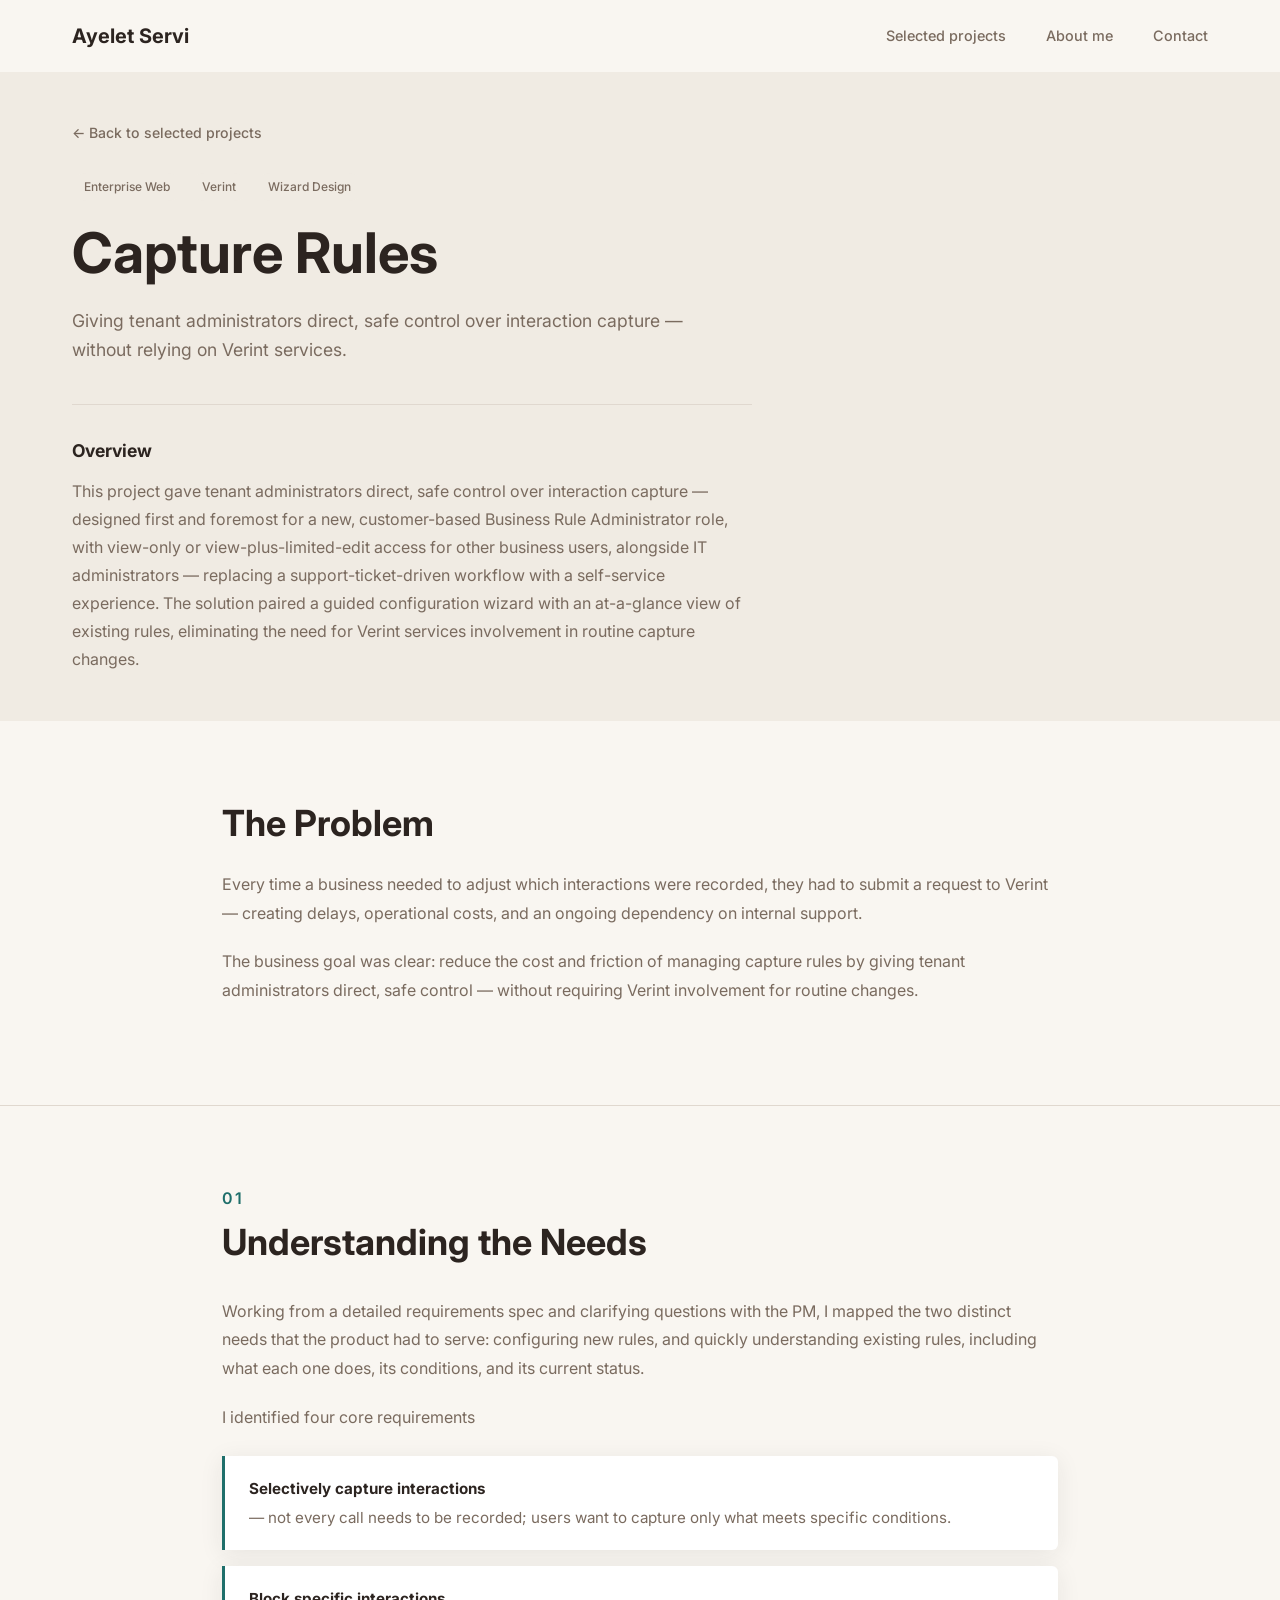
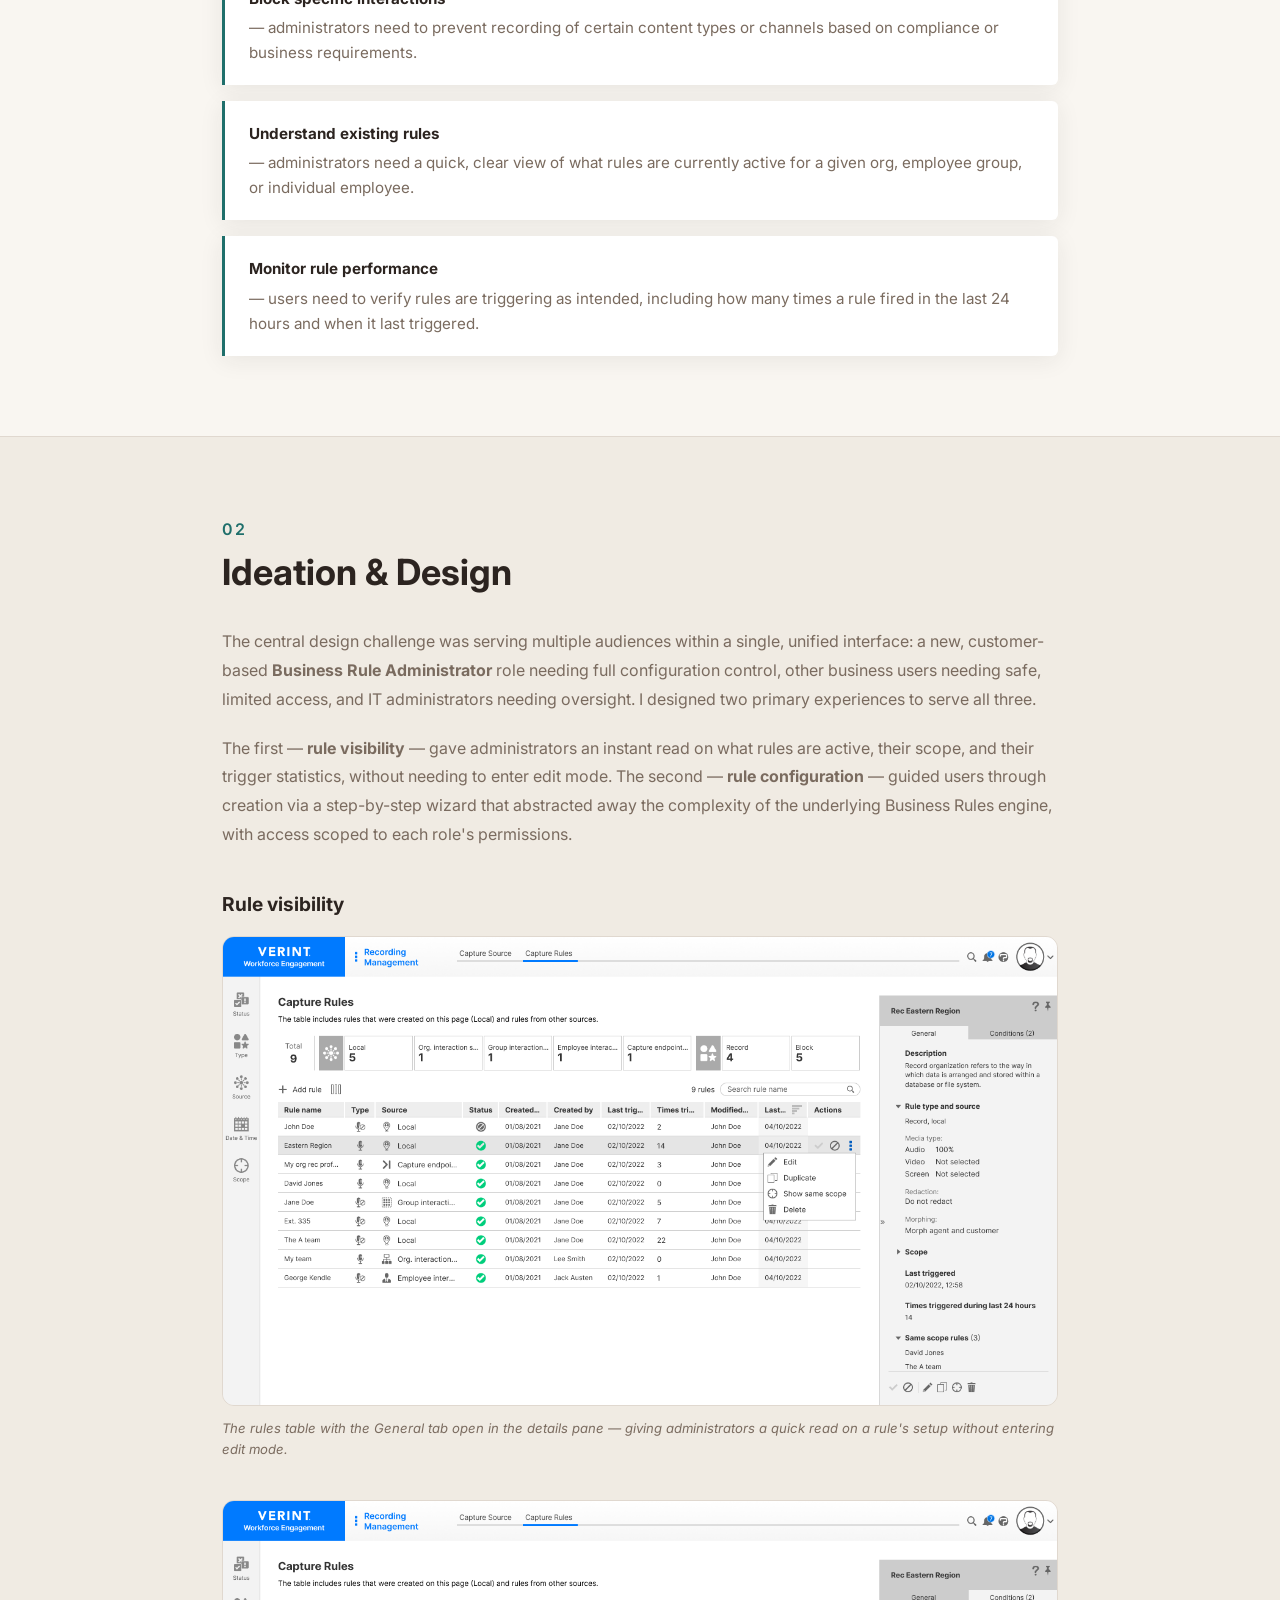
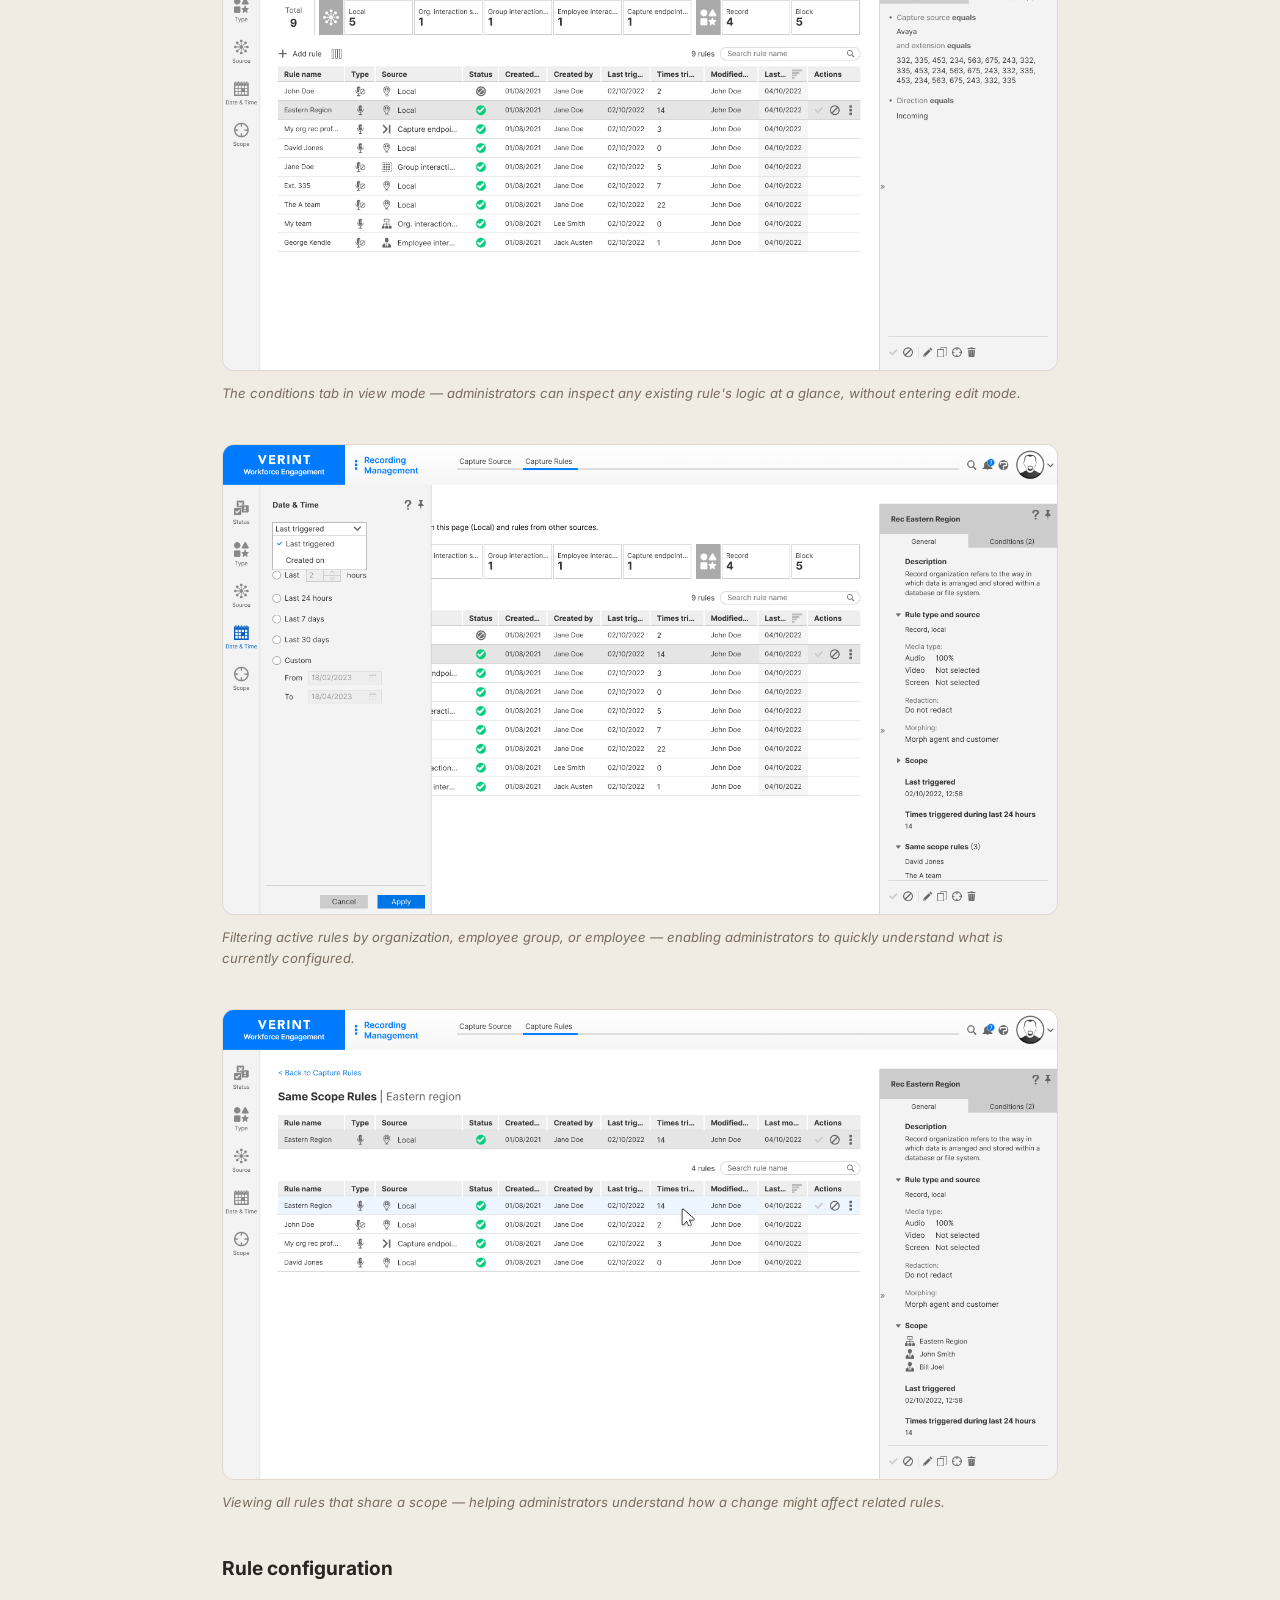
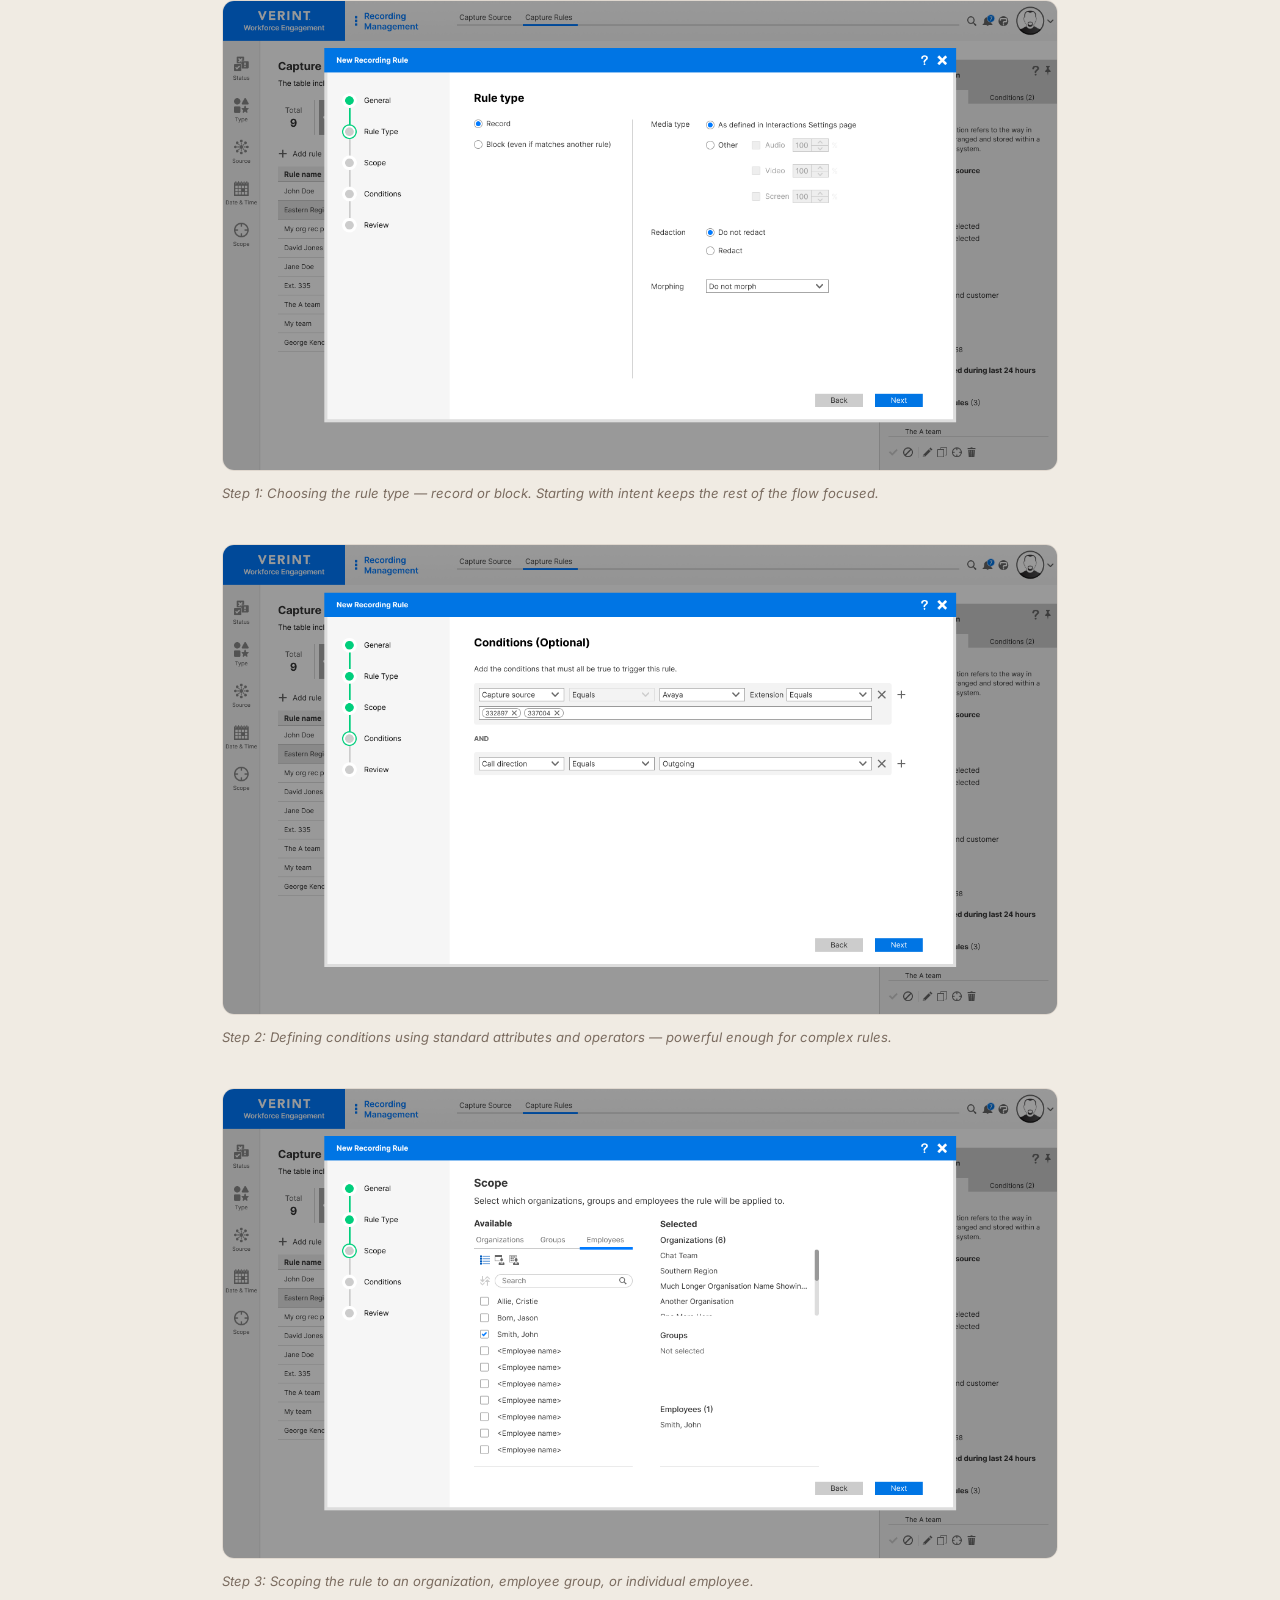
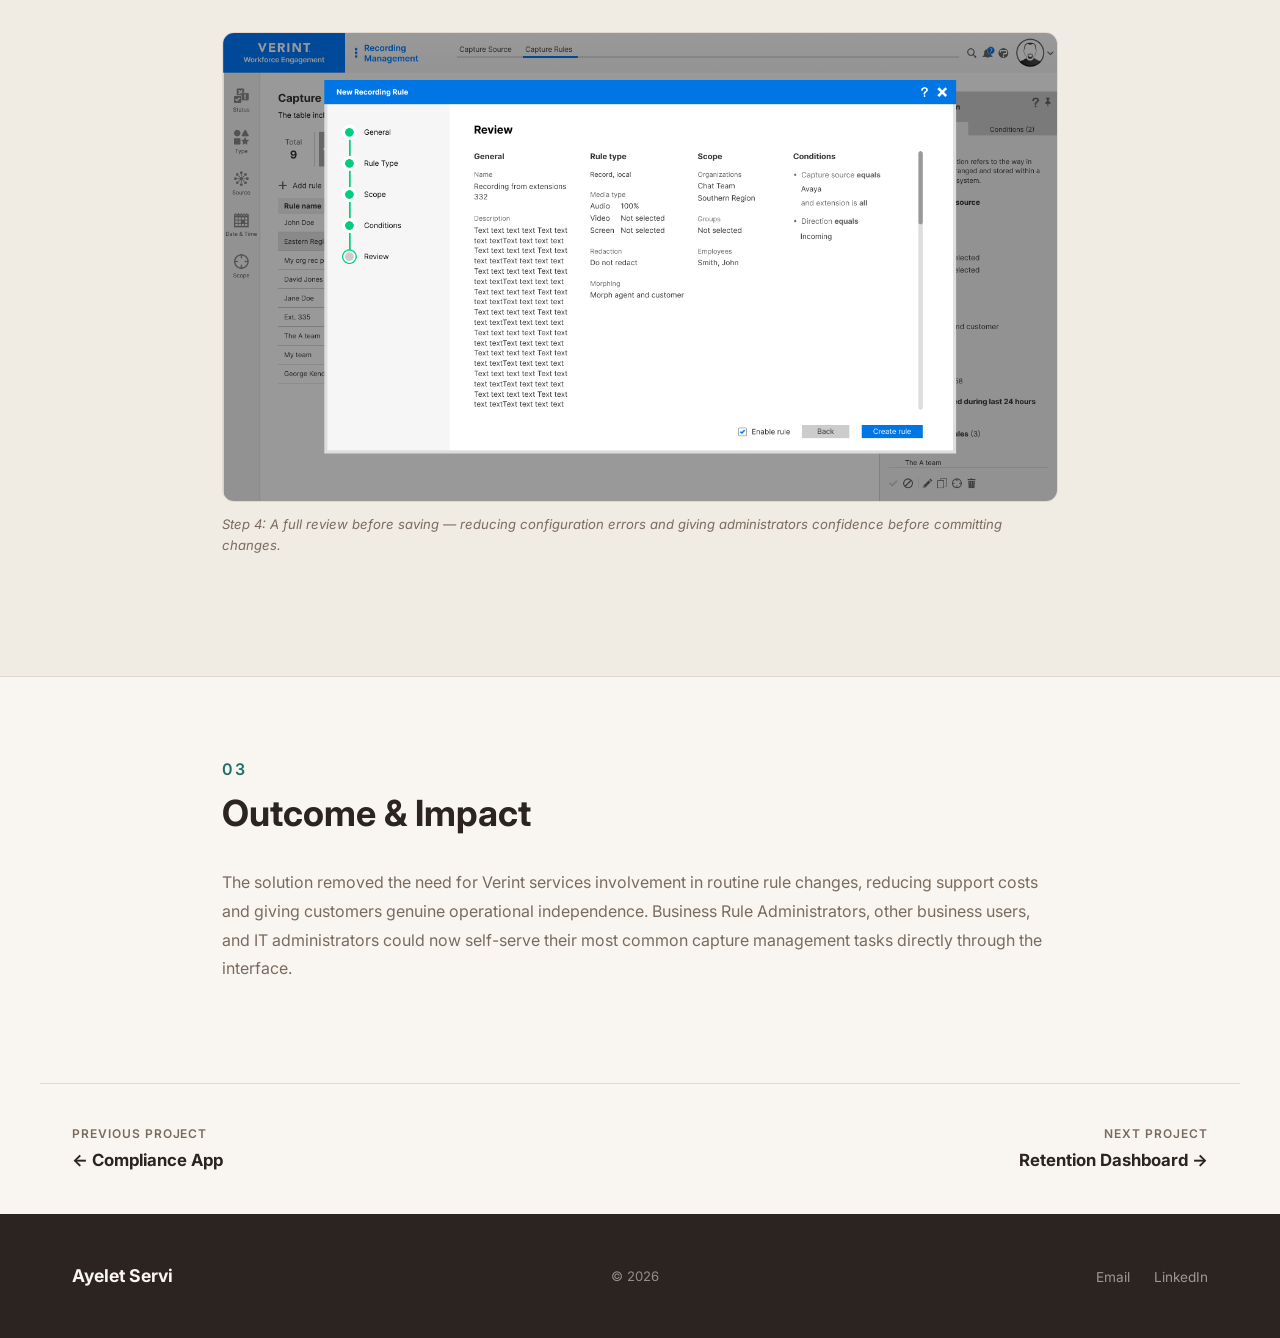
<file: projects/capture-rules.html>
<!DOCTYPE html>
<html lang="en">
<head>
  <meta charset="UTF-8" />
  <meta name="viewport" content="width=device-width, initial-scale=1.0" />
  <meta name="description" content="Capture Rules — Ayelet Servi" />
  <title>Capture Rules — Ayelet Servi</title>
  <link rel="icon" type="image/svg+xml" href="data:image/svg+xml,%3Csvg xmlns='http://www.w3.org/2000/svg' viewBox='0 0 32 32'%3E%3Crect width='32' height='32' rx='8' fill='%231F6F6B'/%3E%3Ctext x='16' y='22' font-family='Arial, sans-serif' font-size='15' font-weight='700' fill='%23F9F6F1' text-anchor='middle'%3EAS%3C/text%3E%3C/svg%3E" />
  <meta property="og:type" content="website" />
  <meta property="og:site_name" content="Ayelet Servi" />
  <meta property="og:title" content="Capture Rules — Ayelet Servi" />
  <meta property="og:description" content="Giving tenant administrators direct, safe control over interaction capture — without relying on Verint services." />
  <meta property="og:image" content="../images/Capture%20rules/Capture%20rules%20-%20general.png" />
  <meta name="twitter:card" content="summary_large_image" />
  <link rel="preconnect" href="https://fonts.googleapis.com" />
  <link rel="preconnect" href="https://fonts.gstatic.com" crossorigin />
  <link href="https://fonts.googleapis.com/css2?family=Inter:wght@300;400;500;600&display=swap" rel="stylesheet" />
  <link rel="stylesheet" href="../css/style.css" />
</head>
<body>

  <a href="#main" class="skip-link">Skip to main content</a>

  <header class="site-header" id="site-header">
    <nav class="nav-container" aria-label="Main navigation">
      <a href="../index.html" class="nav-logo">Ayelet Servi</a>
      <button class="nav-toggle" aria-label="Toggle navigation menu" aria-expanded="false" aria-controls="nav-menu">
        <span class="hamburger-line"></span>
        <span class="hamburger-line"></span>
        <span class="hamburger-line"></span>
      </button>
      <ul class="nav-links" id="nav-menu" role="list">
        <li><a href="../index.html#work"    class="nav-link">Selected projects</a></li>
        <li><a href="../index.html#about"   class="nav-link">About me</a></li>
        <li><a href="../index.html#contact" class="nav-link">Contact</a></li>
      </ul>
    </nav>
  </header>

  <main id="main">

    <section class="cs-hero">
      <div class="container">
        <a href="../index.html#work" class="back-link">← Back to selected projects</a>
        <div class="cs-meta-row">
          <span class="tag">Enterprise Web</span>
          <span class="tag">Verint</span>
          <span class="tag">Wizard Design</span>
        </div>
        <h1 class="cs-title">Capture Rules</h1>
        <p class="cs-subtitle">Giving tenant administrators direct, safe control over interaction capture — without relying on Verint services.</p>
        <div class="cs-overview">
          <h2 class="cs-overview__heading">Overview</h2>
          <p class="cs-overview__text">This project gave tenant administrators direct, safe control over interaction capture — designed first and foremost for a new, customer-based Business Rule Administrator role, with view-only or view-plus-limited-edit access for other business users, alongside IT administrators — replacing a support-ticket-driven workflow with a self-service experience. The solution paired a guided configuration wizard with an at-a-glance view of existing rules, eliminating the need for Verint services involvement in routine capture changes.</p>        </div>
      </div>
    </section>

    <section class="cs-section">
      <div class="cs-container">
        <h2>The Problem</h2>
        <p>
          Every time a business needed to adjust which interactions were recorded, they had to submit a request to Verint — creating delays, operational costs, and an ongoing dependency on internal support.
        </p>
        <p>
          The business goal was clear: reduce the cost and friction of managing capture rules by giving tenant administrators direct, safe control — without requiring Verint involvement for routine changes.
        </p>
      </div>
    </section>

    <hr class="cs-divider" />

    <section class="cs-section">
      <div class="cs-container">
        <div class="cs-section-header">
          <span class="section-label">01</span>
          <h2>Understanding the Needs</h2>
        </div>
        <p>
          Working from a detailed requirements spec and clarifying questions with the PM, I mapped the two distinct needs that the product had to serve: configuring new rules, and quickly understanding existing rules, including what each one does, its conditions, and its current status.
        </p>
        <p>I identified four core requirements</p>
        <ul class="cs-insights">
          <li><strong>Selectively capture interactions</strong> — not every call needs to be recorded; users want to capture only what meets specific conditions.</li>
          <li><strong>Block specific interactions</strong> — administrators need to prevent recording of certain content types or channels based on compliance or business requirements.</li>
          <li><strong>Understand existing rules</strong> — administrators need a quick, clear view of what rules are currently active for a given org, employee group, or individual employee.</li>
          <li><strong>Monitor rule performance</strong> — users need to verify rules are triggering as intended, including how many times a rule fired in the last 24 hours and when it last triggered.</li>
        </ul>
      </div>
    </section>

    <hr class="cs-divider" />

    <section class="cs-section cs-section--alt">
      <div class="cs-container">
        <div class="cs-section-header">
          <span class="section-label">02</span>
          <h2>Ideation &amp; Design</h2>
        </div>
        <p>
          The central design challenge was serving multiple audiences within a single, unified interface: a new, customer-based <strong>Business Rule Administrator</strong> role needing full configuration control, other business users needing safe, limited access, and IT administrators needing oversight. I designed two primary experiences to serve all three.
        </p>
        <p>
          The first — <strong>rule visibility</strong> — gave administrators an instant read on what rules are active, their scope, and their trigger statistics, without needing to enter edit mode. The second — <strong>rule configuration</strong> — guided users through creation via a step-by-step wizard that abstracted away the complexity of the underlying Business Rules engine, with access scoped to each role's permissions.
        </p>
        <h3>Rule visibility</h3>
        <figure class="cs-image-block reveal">
          <img
            src="../images/Capture%20rules/Capture%20rules%20-%20general.png"
            alt="Capture Rules — table view with the General tab open in the details pane"
            width="1000"
            height="560"
            loading="lazy"
          />
          <figcaption>The rules table with the General tab open in the details pane — giving administrators a quick read on a rule's setup without entering edit mode.</figcaption>
        </figure>
        <figure class="cs-image-block reveal">
          <img
            src="../images/Capture%20rules/Capture%20rule%20-%20conditions%20tab.png"
            alt="Capture Rule — conditions tab in view mode"
            width="1000"
            height="560"
            loading="lazy"
          />
          <figcaption>The conditions tab in view mode — administrators can inspect any existing rule's logic at a glance, without entering edit mode.</figcaption>
        </figure>
        <figure class="cs-image-block reveal">
          <img
            src="../images/Capture%20rules/Capture%20rule%20-%20filters.png"
            alt="Capture Rule — filters panel"
            width="1000"
            height="560"
            loading="lazy"
          />
          <figcaption>Filtering active rules by organization, employee group, or employee — enabling administrators to quickly understand what is currently configured.</figcaption>
        </figure>
        <figure class="cs-image-block reveal">
          <img
            src="../images/Capture%20rules/Capture%20rules%20-%20show%20same%20scope%20rules.png"
            alt="Capture Rules — same scope rules view"
            width="1000"
            height="560"
            loading="lazy"
          />
          <figcaption>Viewing all rules that share a scope — helping administrators understand how a change might affect related rules.</figcaption>
        </figure>
        <h3>Rule configuration</h3>
        <figure class="cs-image-block reveal">
          <img
            src="../images/Capture%20rules/Capture%20rule%20-%20wizard%20-%20rule%20type%20step.png"
            alt="Capture Rule wizard — rule type step"
            width="1000"
            height="560"
            loading="lazy"
          />
          <figcaption>Step 1: Choosing the rule type — record or block. Starting with intent keeps the rest of the flow focused.</figcaption>
        </figure>
        <figure class="cs-image-block reveal">
          <img
            src="../images/Capture%20rules/Capture%20rule%20-%20wizard%20-%20conditions%20step.png"
            alt="Capture Rule wizard — conditions step"
            width="1000"
            height="560"
            loading="lazy"
          />
          <figcaption>Step 2: Defining conditions using standard attributes and operators — powerful enough for complex rules.</figcaption>
        </figure>
        <figure class="cs-image-block reveal">
          <img
            src="../images/Capture%20rules/Capture%20rule%20-%20wizard%20-%20scope%20step.png"
            alt="Capture Rule wizard — scope step"
            width="1000"
            height="560"
            loading="lazy"
          />
          <figcaption>Step 3: Scoping the rule to an organization, employee group, or individual employee.</figcaption>
        </figure>
        <figure class="cs-image-block reveal">
          <img
            src="../images/Capture%20rules/Capture%20rule%20-%20wizard%20-%20review%20step.png"
            alt="Capture Rule wizard — review step"
            width="1000"
            height="560"
            loading="lazy"
          />
          <figcaption>Step 4: A full review before saving — reducing configuration errors and giving administrators confidence before committing changes.</figcaption>
        </figure>
      </div>
    </section>

    <hr class="cs-divider" />

    <section class="cs-section">
      <div class="cs-container">
        <div class="cs-section-header">
          <span class="section-label">03</span>
          <h2>Outcome &amp; Impact</h2>
        </div>
        <p>
          The solution removed the need for Verint services involvement in routine rule changes, reducing support costs and giving customers genuine operational independence. Business Rule Administrators, other business users, and IT administrators could now self-serve their most common capture management tasks directly through the interface.
        </p>
      </div>
    </section>

    <nav class="cs-project-nav" aria-label="Project navigation">
      <a href="compliance-app.html" class="cs-project-nav__back">
        <span>Previous project</span>
        <strong>← Compliance App</strong>
      </a>
      <a href="retention-dashboard.html" class="cs-project-nav__next">
        <span>Next project</span>
        <strong>Retention Dashboard →</strong>
      </a>
    </nav>

  </main>

  <footer class="site-footer">
    <div class="container footer-inner">
      <p class="footer-name">Ayelet Servi</p>
      <p class="footer-copy">© <span class="footer-year"></span></p>
      <ul class="footer-links" role="list">
        <li><a href="mailto:ayelet.servi@gmail.com">Email</a></li>
        <li><a href="https://www.linkedin.com/in/ayelet-servi" target="_blank" rel="noopener noreferrer">LinkedIn</a></li>
      </ul>
    </div>
  </footer>

  <script src="../js/main.js"></script>
</body>
</html>
</file>
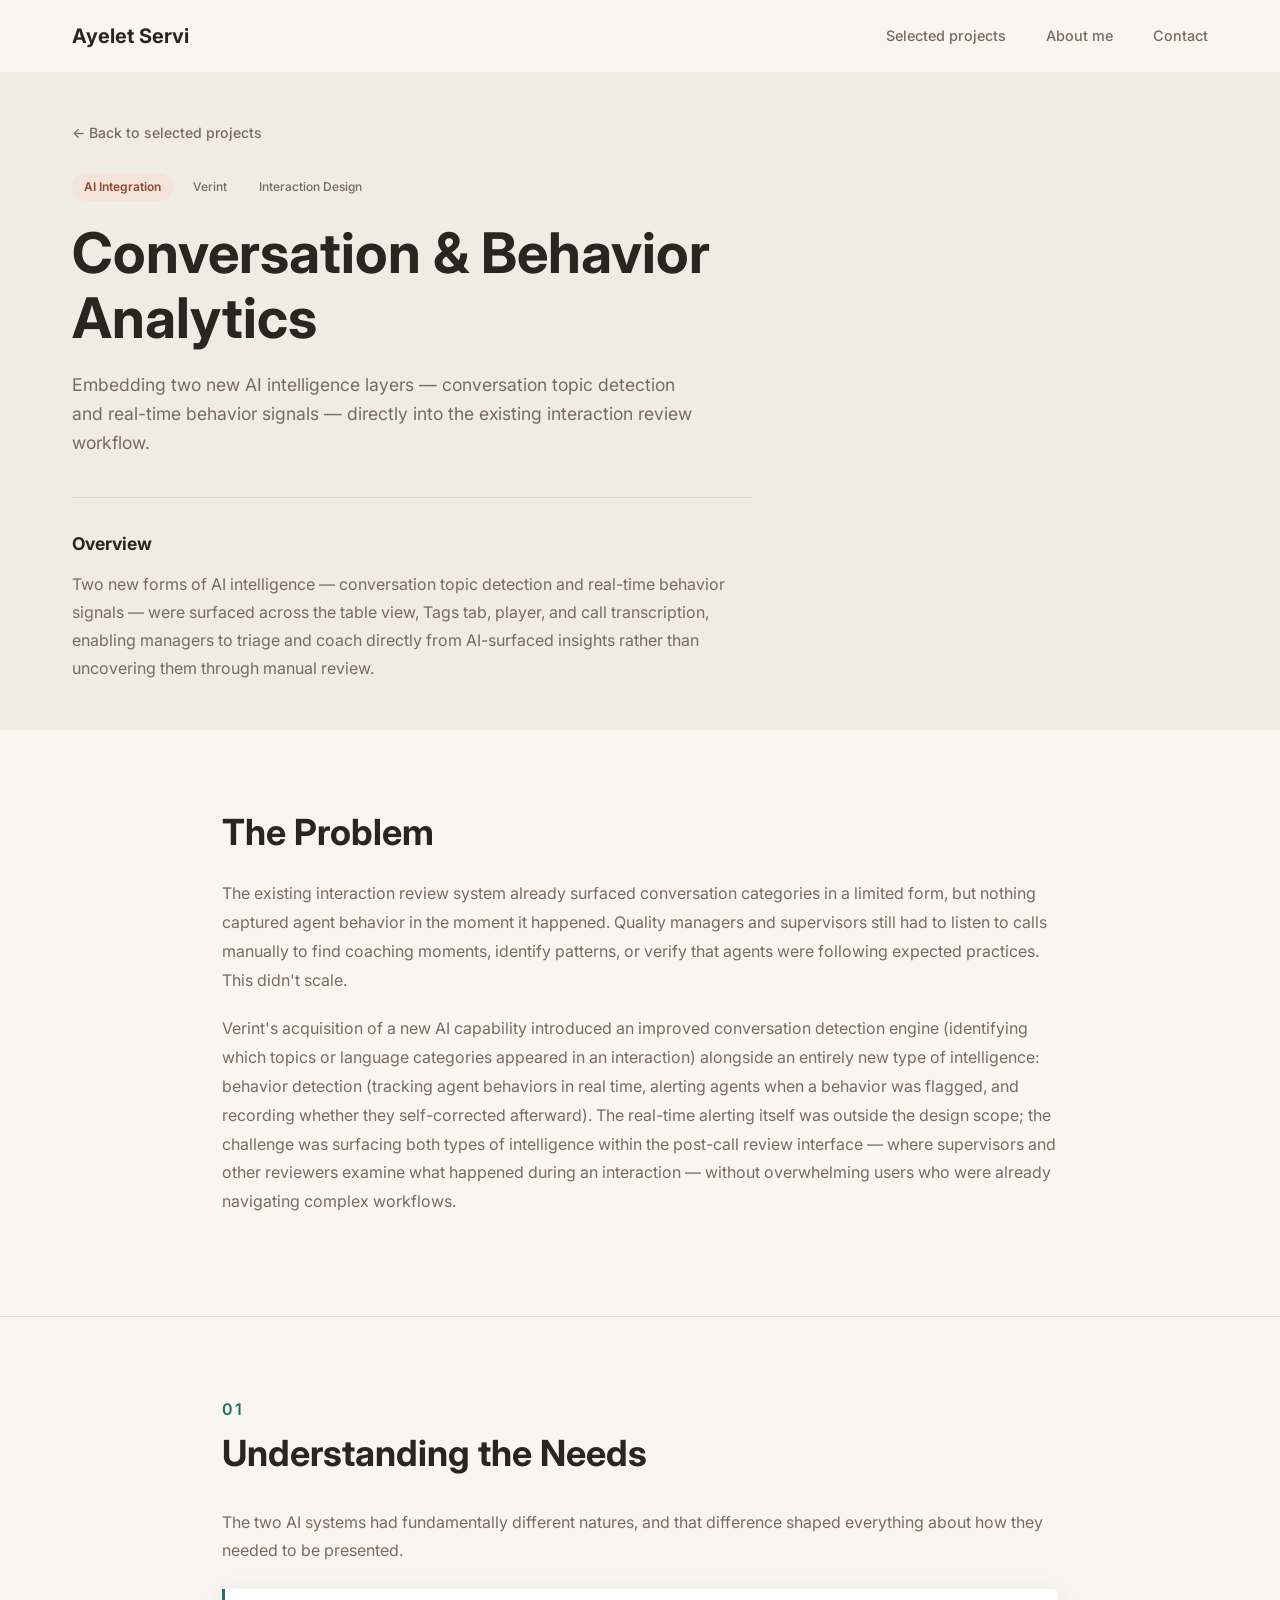
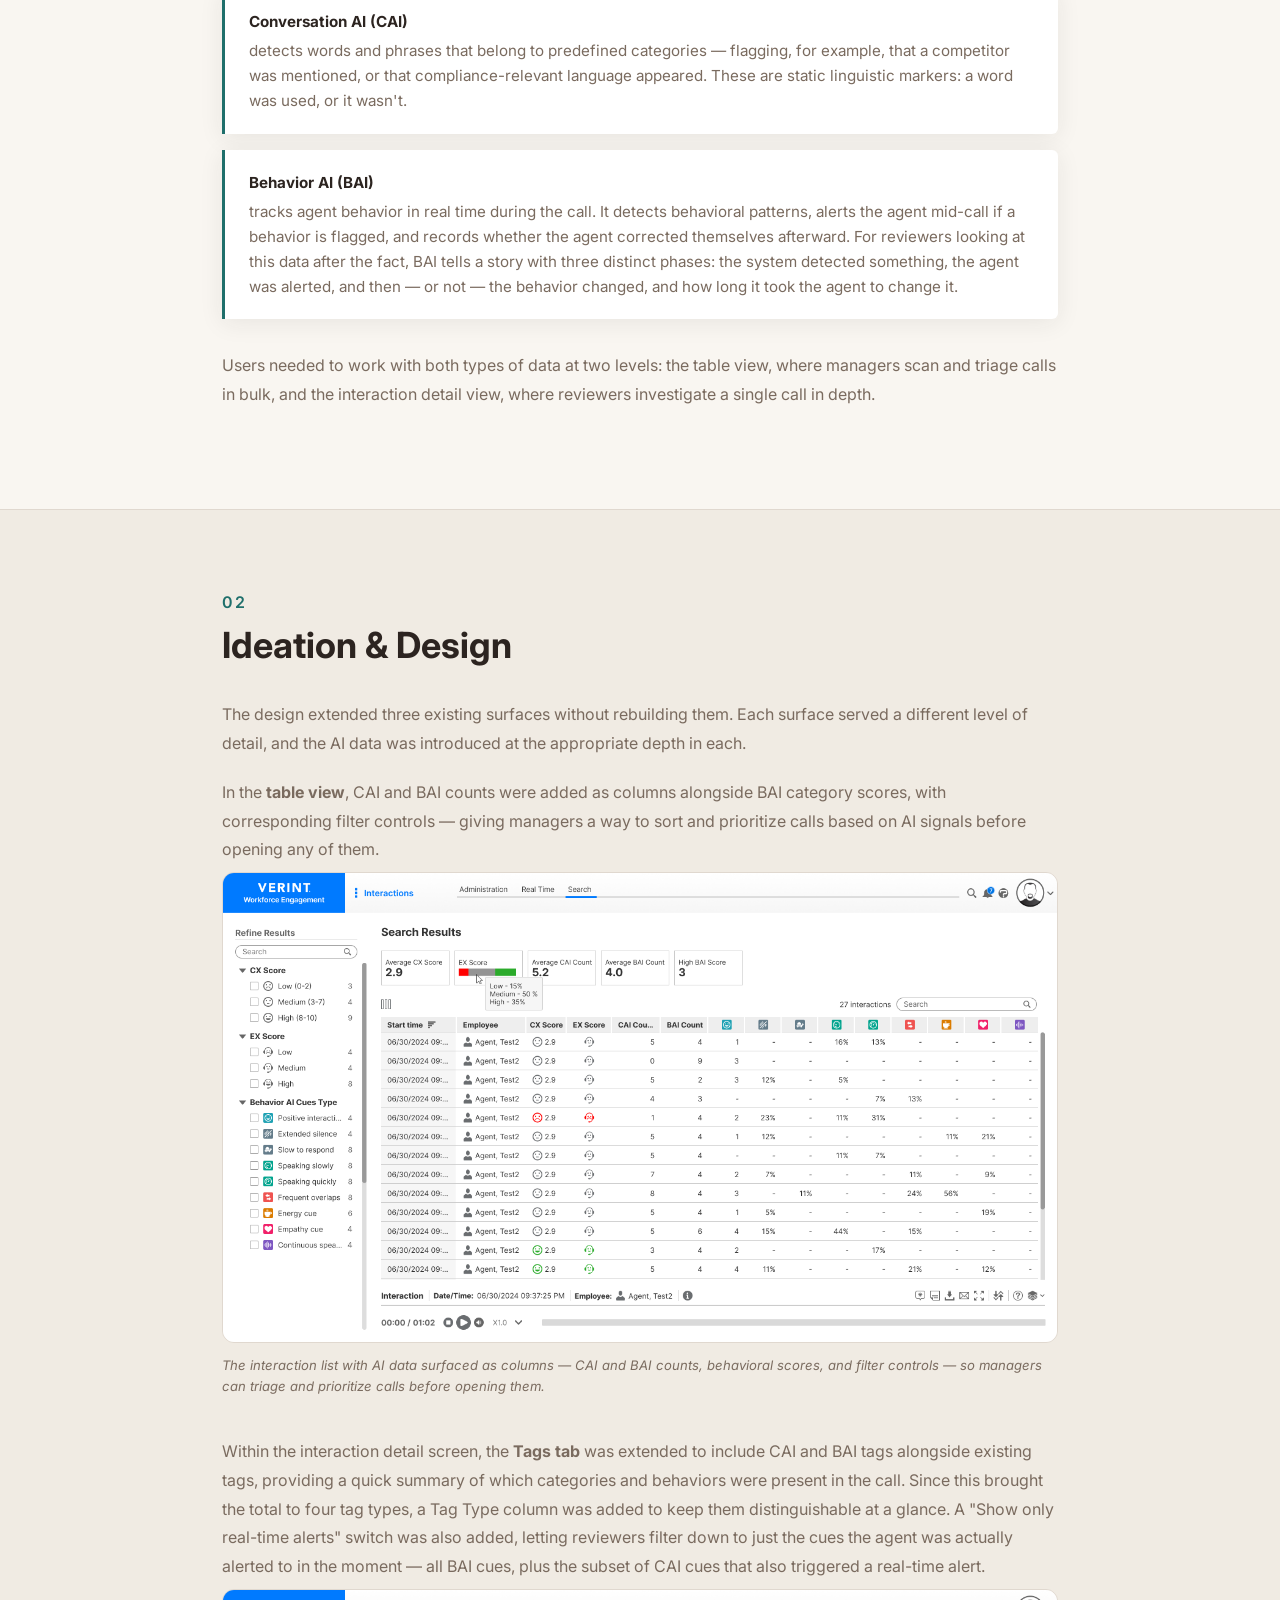
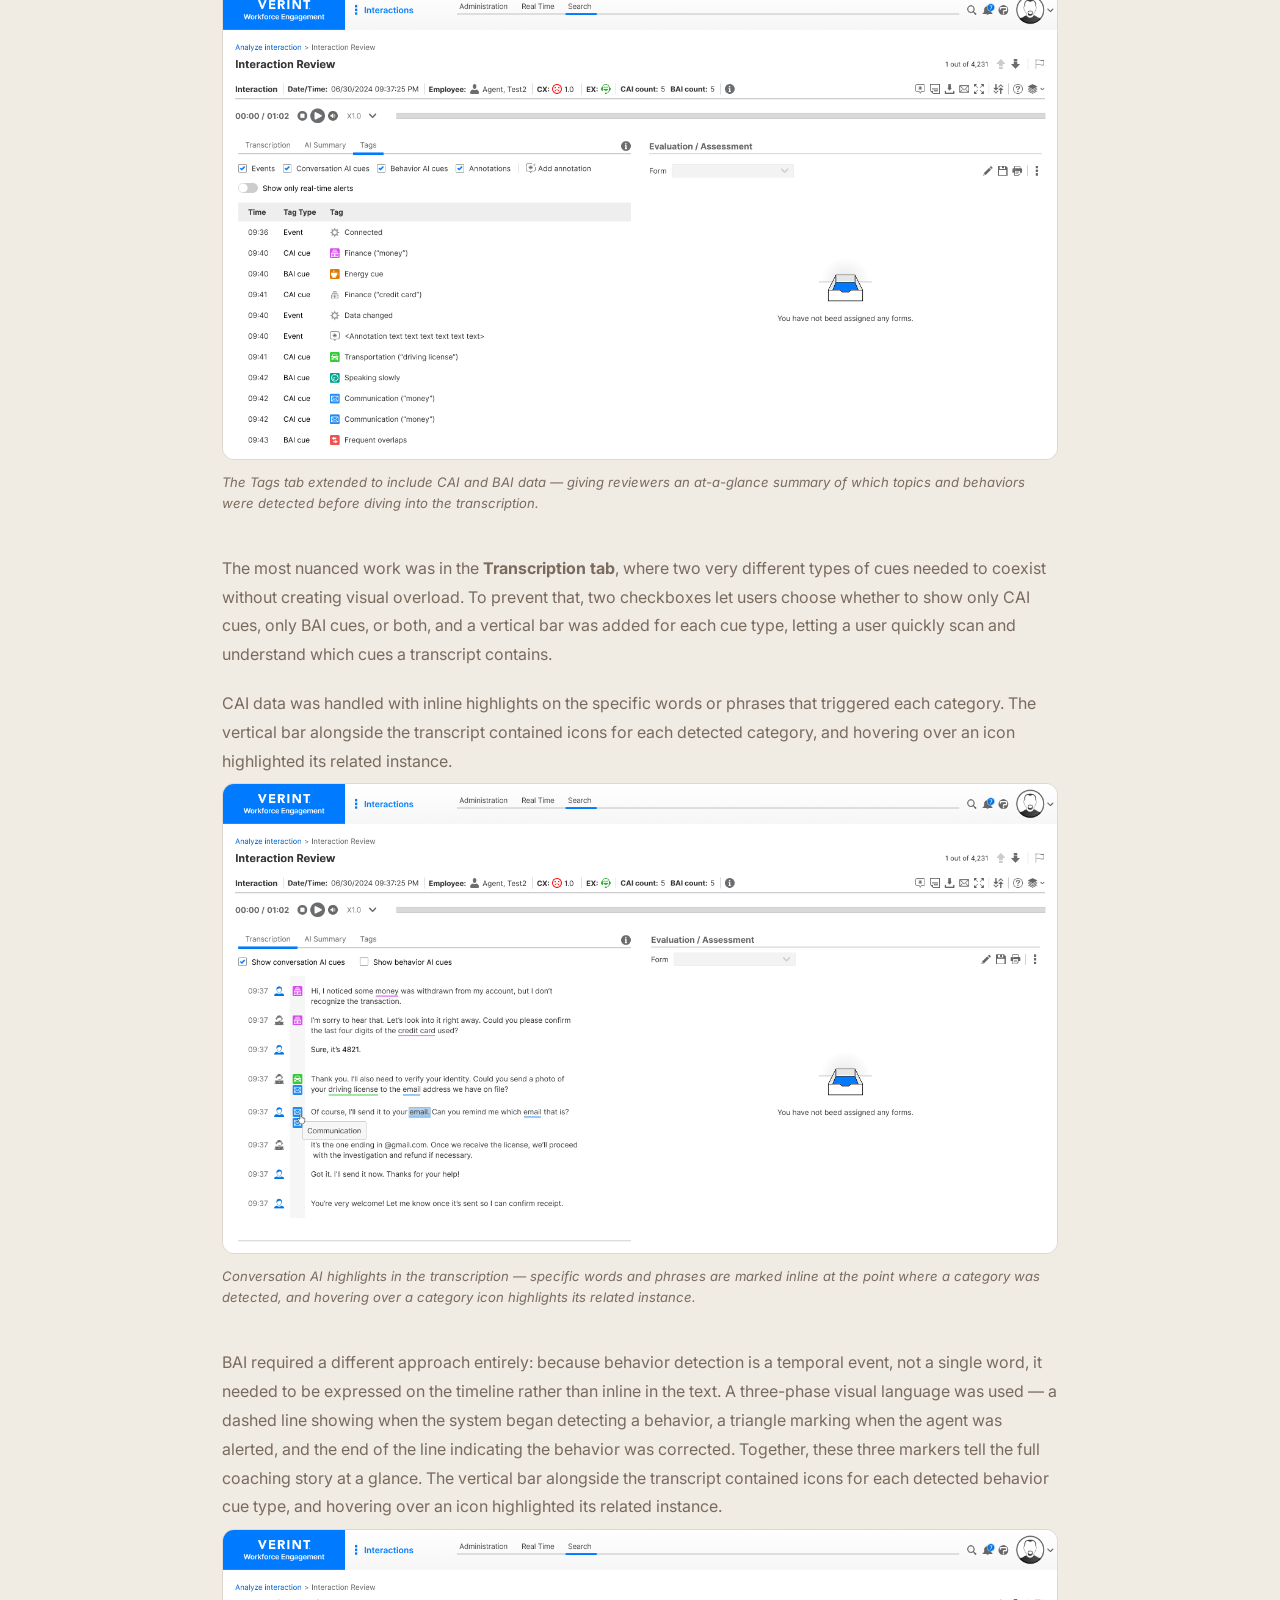
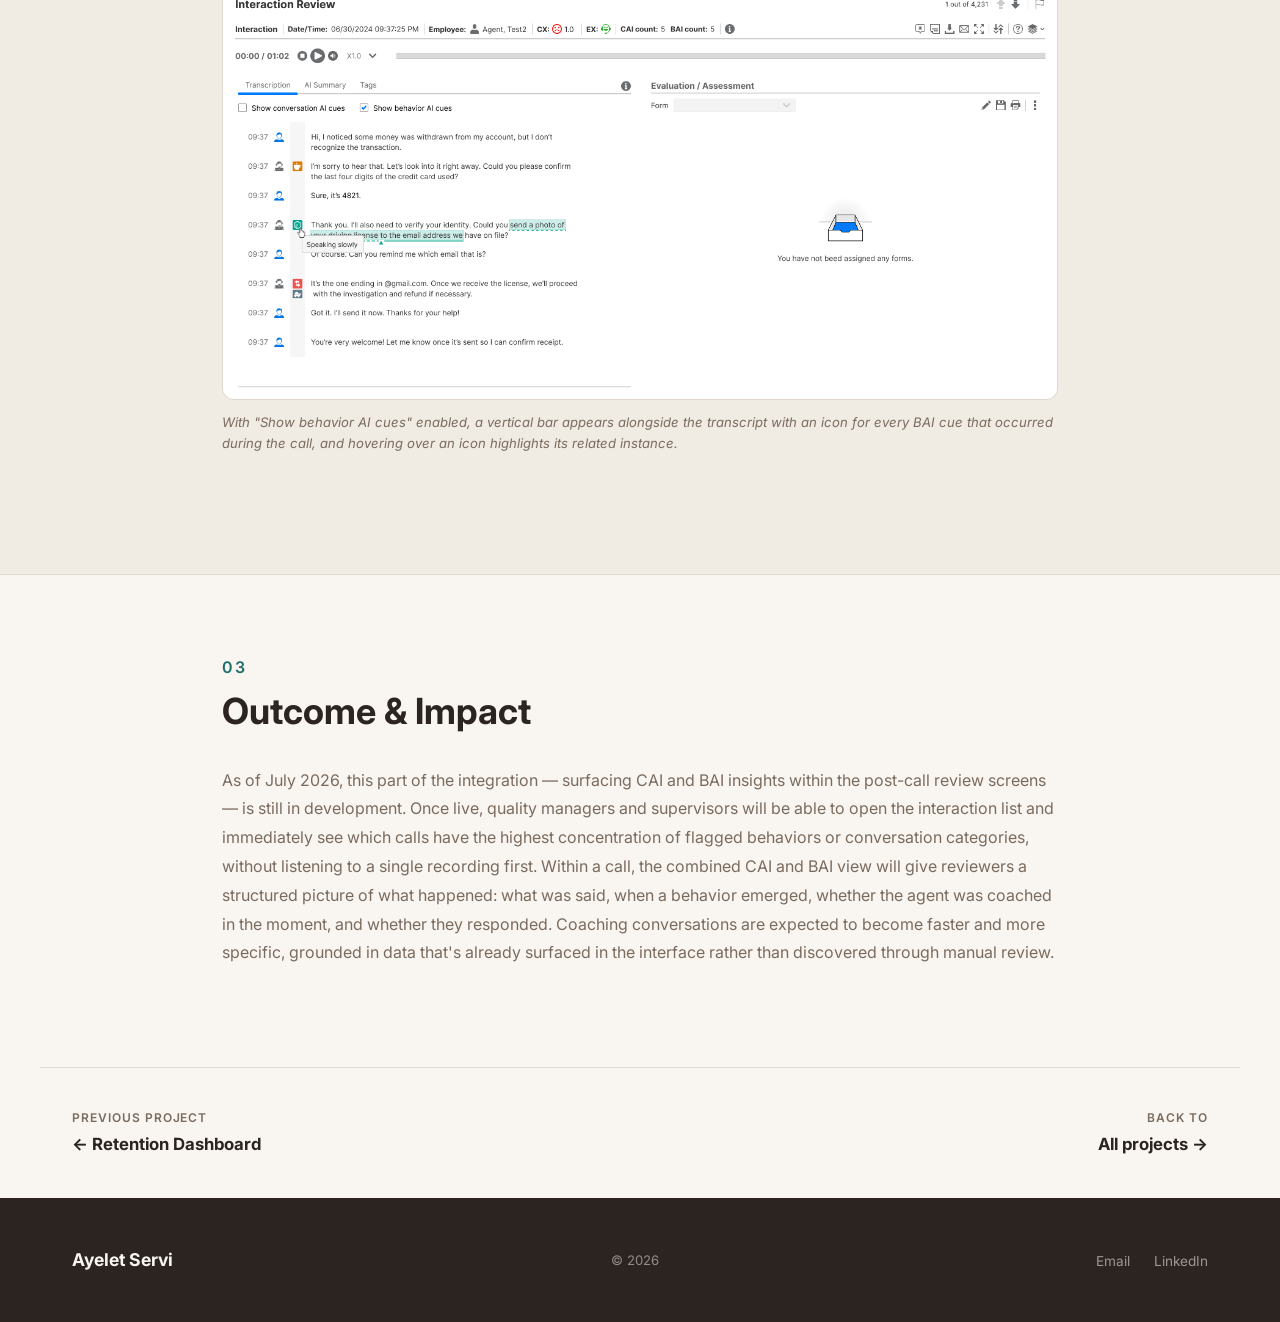
<file: projects/cogito-integration.html>
<!DOCTYPE html>
<html lang="en">
<head>
  <meta charset="UTF-8" />
  <meta name="viewport" content="width=device-width, initial-scale=1.0" />
  <meta name="description" content="Conversation &amp; Behavior Analytics — Ayelet Servi" />
  <title>Conversation &amp; Behavior Analytics — Ayelet Servi</title>
  <link rel="icon" type="image/svg+xml" href="data:image/svg+xml,%3Csvg xmlns='http://www.w3.org/2000/svg' viewBox='0 0 32 32'%3E%3Crect width='32' height='32' rx='8' fill='%231F6F6B'/%3E%3Ctext x='16' y='22' font-family='Arial, sans-serif' font-size='15' font-weight='700' fill='%23F9F6F1' text-anchor='middle'%3EAS%3C/text%3E%3C/svg%3E" />
  <meta property="og:type" content="website" />
  <meta property="og:site_name" content="Ayelet Servi" />
  <meta property="og:title" content="Conversation &amp; Behavior Analytics — Ayelet Servi" />
  <meta property="og:description" content="Embedding two new AI intelligence layers — conversation topic detection and real-time behavior signals — directly into the existing interaction review workflow." />
  <meta property="og:image" content="../images/Cogito%20integration/Cogito%20integration%20-%20Behavior%20AI%20cues%20on%20transcription.png" />
  <meta name="twitter:card" content="summary_large_image" />
  <link rel="preconnect" href="https://fonts.googleapis.com" />
  <link rel="preconnect" href="https://fonts.gstatic.com" crossorigin />
  <link href="https://fonts.googleapis.com/css2?family=Inter:wght@300;400;500;600&display=swap" rel="stylesheet" />
  <link rel="stylesheet" href="../css/style.css" />
</head>
<body>

  <a href="#main" class="skip-link">Skip to main content</a>

  <header class="site-header" id="site-header">
    <nav class="nav-container" aria-label="Main navigation">
      <a href="../index.html" class="nav-logo">Ayelet Servi</a>
      <button class="nav-toggle" aria-label="Toggle navigation menu" aria-expanded="false" aria-controls="nav-menu">
        <span class="hamburger-line"></span>
        <span class="hamburger-line"></span>
        <span class="hamburger-line"></span>
      </button>
      <ul class="nav-links" id="nav-menu" role="list">
        <li><a href="../index.html#work"    class="nav-link">Selected projects</a></li>
        <li><a href="../index.html#about"   class="nav-link">About me</a></li>
        <li><a href="../index.html#contact" class="nav-link">Contact</a></li>
      </ul>
    </nav>
  </header>

  <main id="main">

    <section class="cs-hero">
      <div class="container">
        <a href="../index.html#work" class="back-link">← Back to selected projects</a>
        <div class="cs-meta-row">
          <span class="tag tag--ai">AI Integration</span>
          <span class="tag">Verint</span>
          <span class="tag">Interaction Design</span>
        </div>
        <h1 class="cs-title">Conversation &amp; Behavior Analytics</h1>
        <p class="cs-subtitle">Embedding two new AI intelligence layers — conversation topic detection and real-time behavior signals — directly into the existing interaction review workflow.</p>
        <div class="cs-overview">
          <h2 class="cs-overview__heading">Overview</h2>
          <p class="cs-overview__text">Two new forms of AI intelligence — conversation topic detection and real-time behavior signals — were surfaced across the table view, Tags tab, player, and call transcription, enabling managers to triage and coach directly from AI-surfaced insights rather than uncovering them through manual review.</p>        </div>
      </div>
    </section>

    <section class="cs-section">
      <div class="cs-container">
        <h2>The Problem</h2>
        <p>
          The existing interaction review system already surfaced conversation categories in a limited form, but nothing captured agent behavior in the moment it happened. Quality managers and supervisors still had to listen to calls manually to find coaching moments, identify patterns, or verify that agents were following expected practices. This didn't scale.
        </p>
        <p>
          Verint's acquisition of a new AI capability introduced an improved conversation detection engine (identifying which topics or language categories appeared in an interaction) alongside an entirely new type of intelligence: behavior detection (tracking agent behaviors in real time, alerting agents when a behavior was flagged, and recording whether they self-corrected afterward). The real-time alerting itself was outside the design scope; the challenge was surfacing both types of intelligence within the post-call review interface — where supervisors and other reviewers examine what happened during an interaction — without overwhelming users who were already navigating complex workflows.
        </p>
      </div>
    </section>

    <hr class="cs-divider" />

    <section class="cs-section">
      <div class="cs-container">
        <div class="cs-section-header">
          <span class="section-label">01</span>
          <h2>Understanding the Needs</h2>
        </div>
        <p>
          The two AI systems had fundamentally different natures, and that difference shaped everything about how they needed to be presented.
        </p>
        <ul class="cs-insights">
          <li><strong>Conversation AI (CAI)</strong> detects words and phrases that belong to predefined categories — flagging, for example, that a competitor was mentioned, or that compliance-relevant language appeared. These are static linguistic markers: a word was used, or it wasn't.</li>
          <li><strong>Behavior AI (BAI)</strong> tracks agent behavior in real time during the call. It detects behavioral patterns, alerts the agent mid-call if a behavior is flagged, and records whether the agent corrected themselves afterward. For reviewers looking at this data after the fact, BAI tells a story with three distinct phases: the system detected something, the agent was alerted, and then — or not — the behavior changed, and how long it took the agent to change it.</li>
        </ul>
        <p style="margin-top: 2rem;">
          Users needed to work with both types of data at two levels: the table view, where managers scan and triage calls in bulk, and the interaction detail view, where reviewers investigate a single call in depth.
        </p>
      </div>
    </section>

    <hr class="cs-divider" />

    <section class="cs-section cs-section--alt">
      <div class="cs-container">
        <div class="cs-section-header">
          <span class="section-label">02</span>
          <h2>Ideation &amp; Design</h2>
        </div>
        <p>
          The design extended three existing surfaces without rebuilding them. Each surface served a different level of detail, and the AI data was introduced at the appropriate depth in each.
        </p>
        <p>
          In the <strong>table view</strong>, CAI and BAI counts were added as columns alongside BAI category scores, with corresponding filter controls — giving managers a way to sort and prioritize calls based on AI signals before opening any of them.
        </p>
        <figure class="cs-image-block reveal">
          <img
            src="../images/Cogito%20integration/Cogito%20integration%20-%20Search%20results.png"
            alt="Interaction list showing Conversation AI and Behavior AI data columns"
            width="1000"
            height="560"
            loading="lazy"
          />
          <figcaption>The interaction list with AI data surfaced as columns — CAI and BAI counts, behavioral scores, and filter controls — so managers can triage and prioritize calls before opening them.</figcaption>
        </figure>
        <p>
          Within the interaction detail screen, the <strong>Tags tab</strong> was extended to include CAI and BAI tags alongside existing tags, providing a quick summary of which categories and behaviors were present in the call. Since this brought the total to four tag types, a Tag Type column was added to keep them distinguishable at a glance. A "Show only real-time alerts" switch was also added, letting reviewers filter down to just the cues the agent was actually alerted to in the moment — all BAI cues, plus the subset of CAI cues that also triggered a real-time alert.
        </p>
        <figure class="cs-image-block reveal">
          <img
            src="../images/Cogito%20integration/Cogito%20integration%20-%20Tags%20tab.png"
            alt="Tags tab showing Conversation AI and Behavior AI tags for an interaction"
            width="1000"
            height="560"
            loading="lazy"
          />
          <figcaption>The Tags tab extended to include CAI and BAI data — giving reviewers an at-a-glance summary of which topics and behaviors were detected before diving into the transcription.</figcaption>
        </figure>
        <p>
          The most nuanced work was in the <strong>Transcription tab</strong>, where two very different types of cues needed to coexist without creating visual overload. To prevent that, two checkboxes let users choose whether to show only CAI cues, only BAI cues, or both, and a vertical bar was added for each cue type, letting a user quickly scan and understand which cues a transcript contains.
        </p>
        <p>
          CAI data was handled with inline highlights on the specific words or phrases that triggered each category. The vertical bar alongside the transcript contained icons for each detected category, and hovering over an icon highlighted its related instance.
        </p>
        <figure class="cs-image-block reveal">
          <img
            src="../images/Cogito%20integration/Cogito%20integration%20-%20Conversation%20AI%20cues%20on%20transcription%20%2B%20player%20filter.png"
            alt="Conversation AI category highlights shown inline in the call transcription"
            width="1000"
            height="560"
            loading="lazy"
          />
          <figcaption>Conversation AI highlights in the transcription — specific words and phrases are marked inline at the point where a category was detected, and hovering over a category icon highlights its related instance.</figcaption>
        </figure>
        <p>
          BAI required a different approach entirely: because behavior detection is a temporal event, not a single word, it needed to be expressed on the timeline rather than inline in the text. A three-phase visual language was used — a dashed line showing when the system began detecting a behavior, a triangle marking when the agent was alerted, and the end of the line indicating the behavior was corrected. Together, these three markers tell the full coaching story at a glance. The vertical bar alongside the transcript contained icons for each detected behavior cue type, and hovering over an icon highlighted its related instance.
        </p>
        <figure class="cs-image-block reveal">
          <img
            src="../images/Cogito%20integration/Cogito%20integration%20-%20Behavior%20AI%20cues%20on%20transcription.png"
            alt="Behavior AI cues shown on the call transcription"
            width="1000"
            height="560"
            loading="lazy"
          />
          <figcaption>With "Show behavior AI cues" enabled, a vertical bar appears alongside the transcript with an icon for every BAI cue that occurred during the call, and hovering over an icon highlights its related instance.</figcaption>
        </figure>
      </div>
    </section>

    <hr class="cs-divider" />

    <section class="cs-section">
      <div class="cs-container">
        <div class="cs-section-header">
          <span class="section-label">03</span>
          <h2>Outcome &amp; Impact</h2>
        </div>
        <p>
As of July 2026, this part of the integration — surfacing CAI and BAI insights within the post-call review screens — is still in development. Once live, quality managers and supervisors will be able to open the interaction list and immediately see which calls have the highest concentration of flagged behaviors or conversation categories, without listening to a single recording first. Within a call, the combined CAI and BAI view will give reviewers a structured picture of what happened: what was said, when a behavior emerged, whether the agent was coached in the moment, and whether they responded. Coaching conversations are expected to become faster and more specific, grounded in data that's already surfaced in the interface rather than discovered through manual review.
        </p>
      </div>
    </section>

    <nav class="cs-project-nav" aria-label="Project navigation">
      <a href="retention-dashboard.html" class="cs-project-nav__back">
        <span>Previous project</span>
        <strong>← Retention Dashboard</strong>
      </a>
      <a href="../index.html#work" class="cs-project-nav__next">
        <span>Back to</span>
        <strong>All projects →</strong>
      </a>
    </nav>

  </main>

  <footer class="site-footer">
    <div class="container footer-inner">
      <p class="footer-name">Ayelet Servi</p>
      <p class="footer-copy">© <span class="footer-year"></span></p>
      <ul class="footer-links" role="list">
        <li><a href="mailto:ayelet.servi@gmail.com">Email</a></li>
        <li><a href="https://www.linkedin.com/in/ayelet-servi" target="_blank" rel="noopener noreferrer">LinkedIn</a></li>
      </ul>
    </div>
  </footer>

  <script src="../js/main.js"></script>
</body>
</html>
</file>
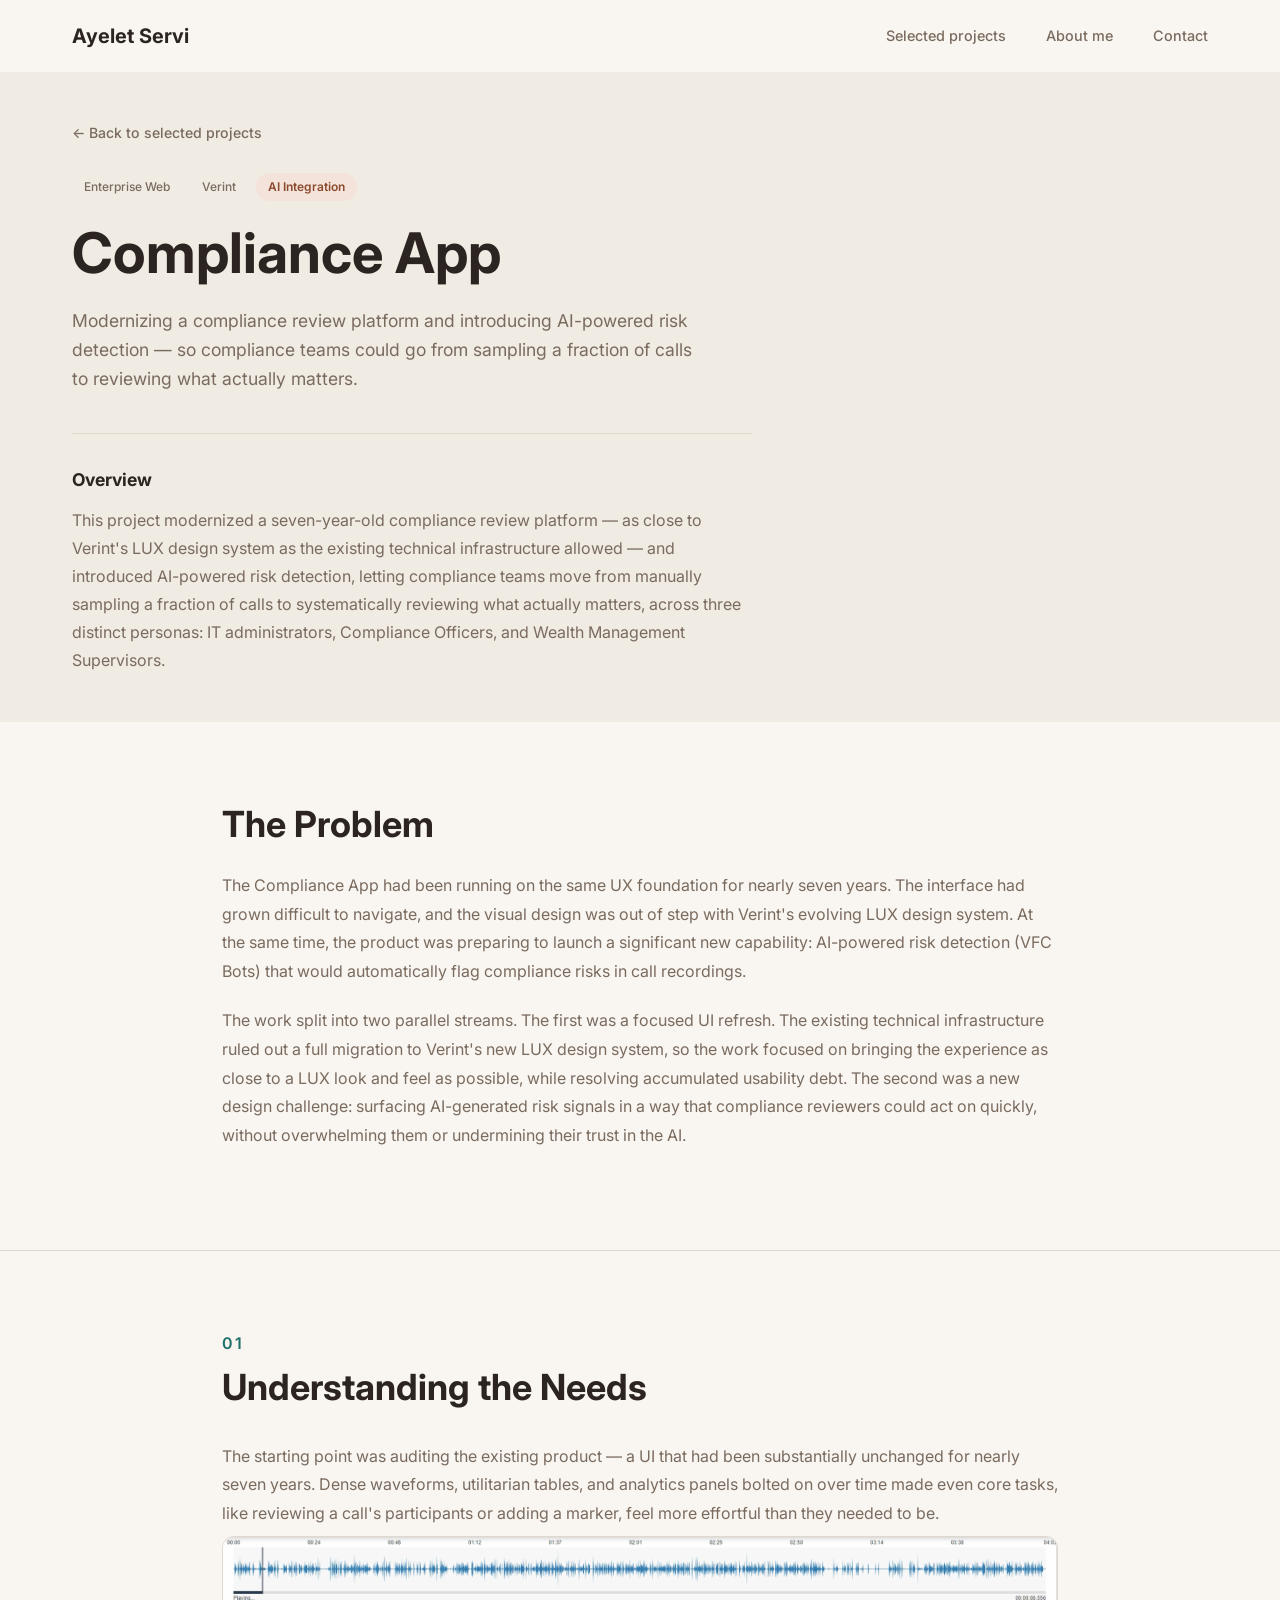
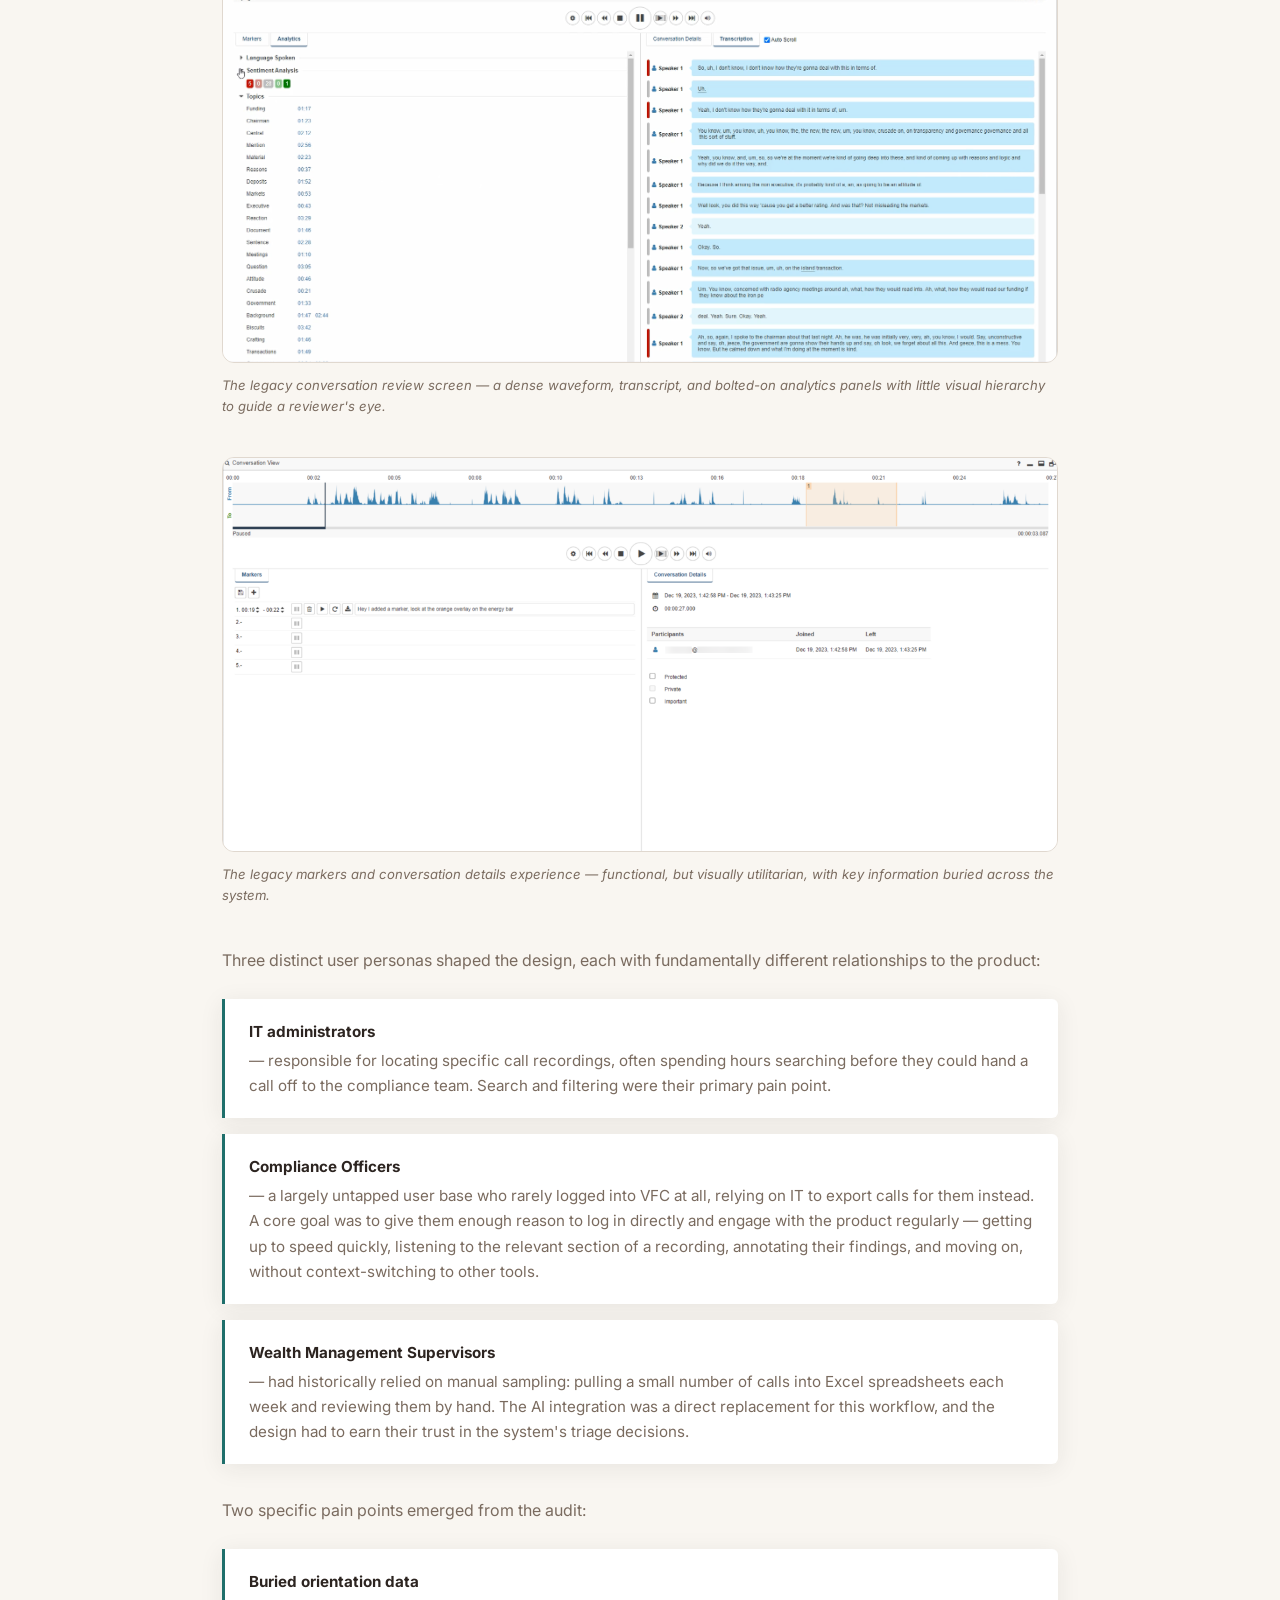
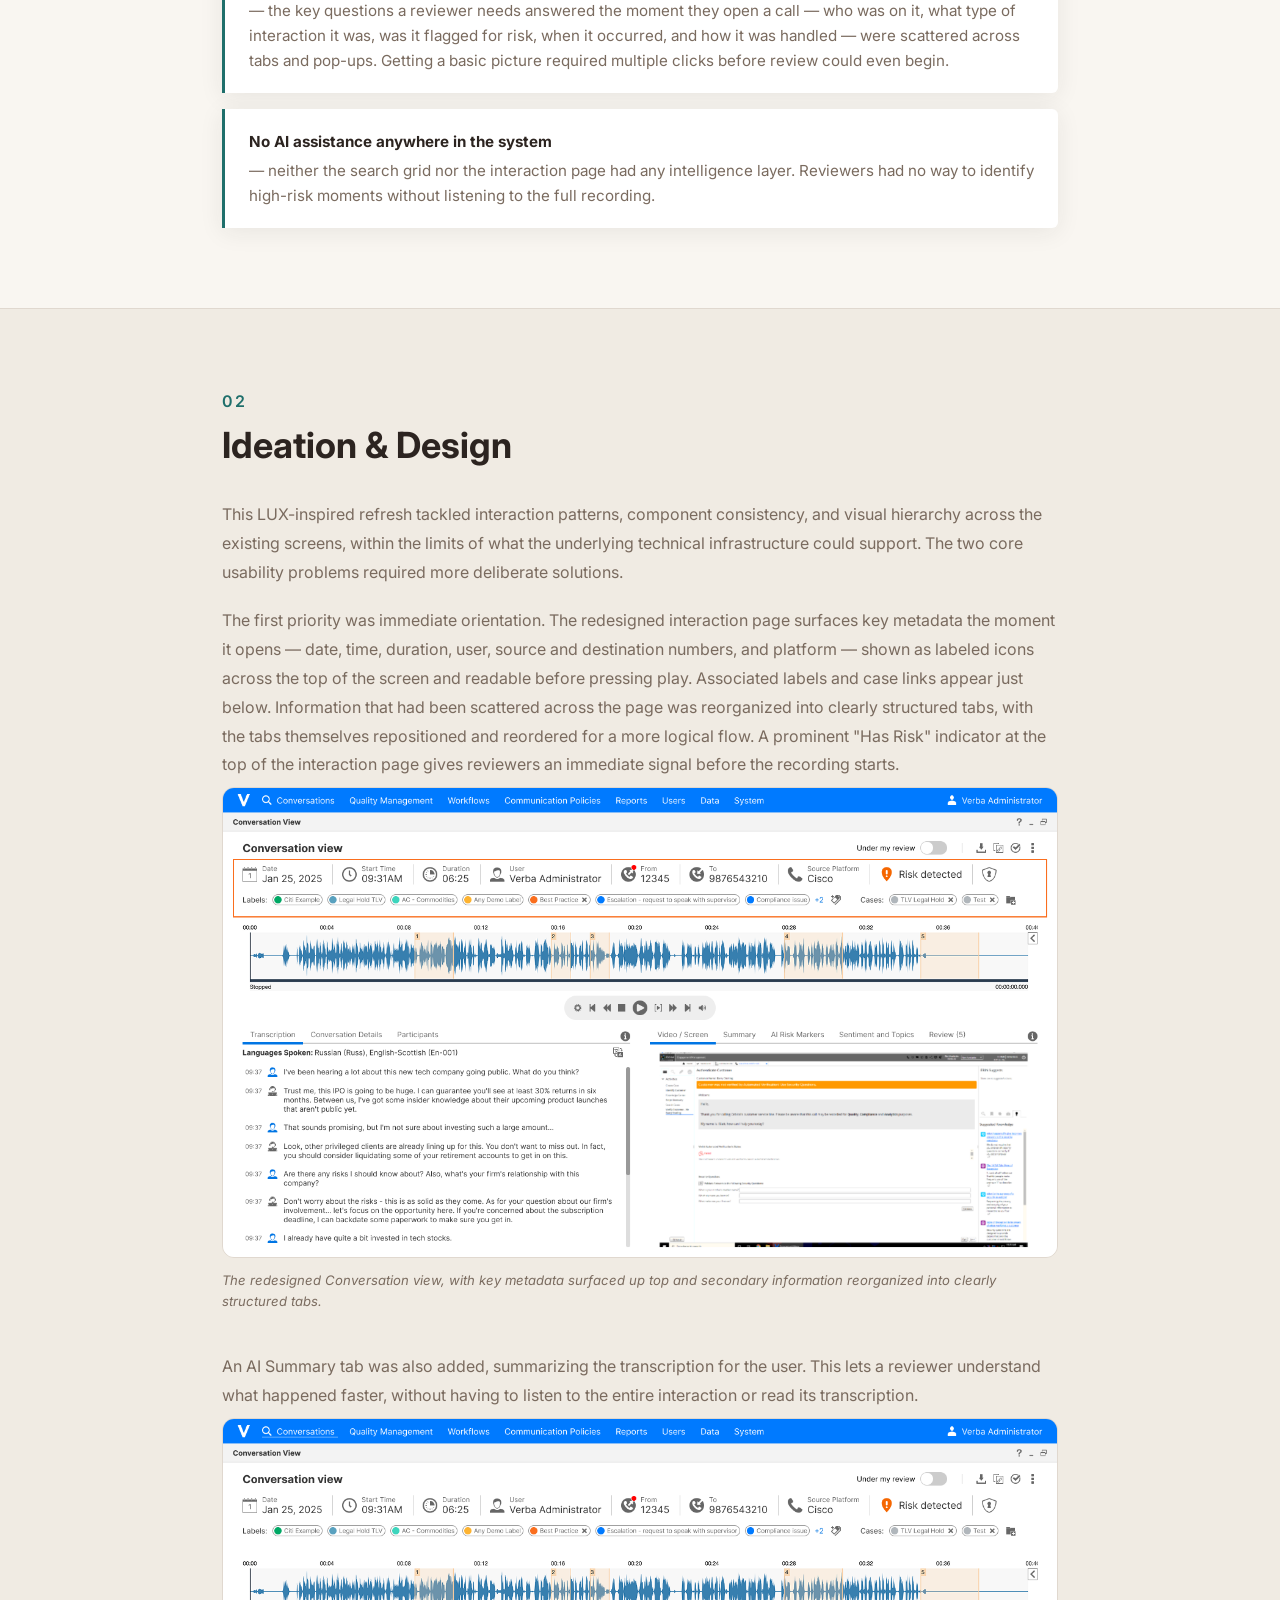
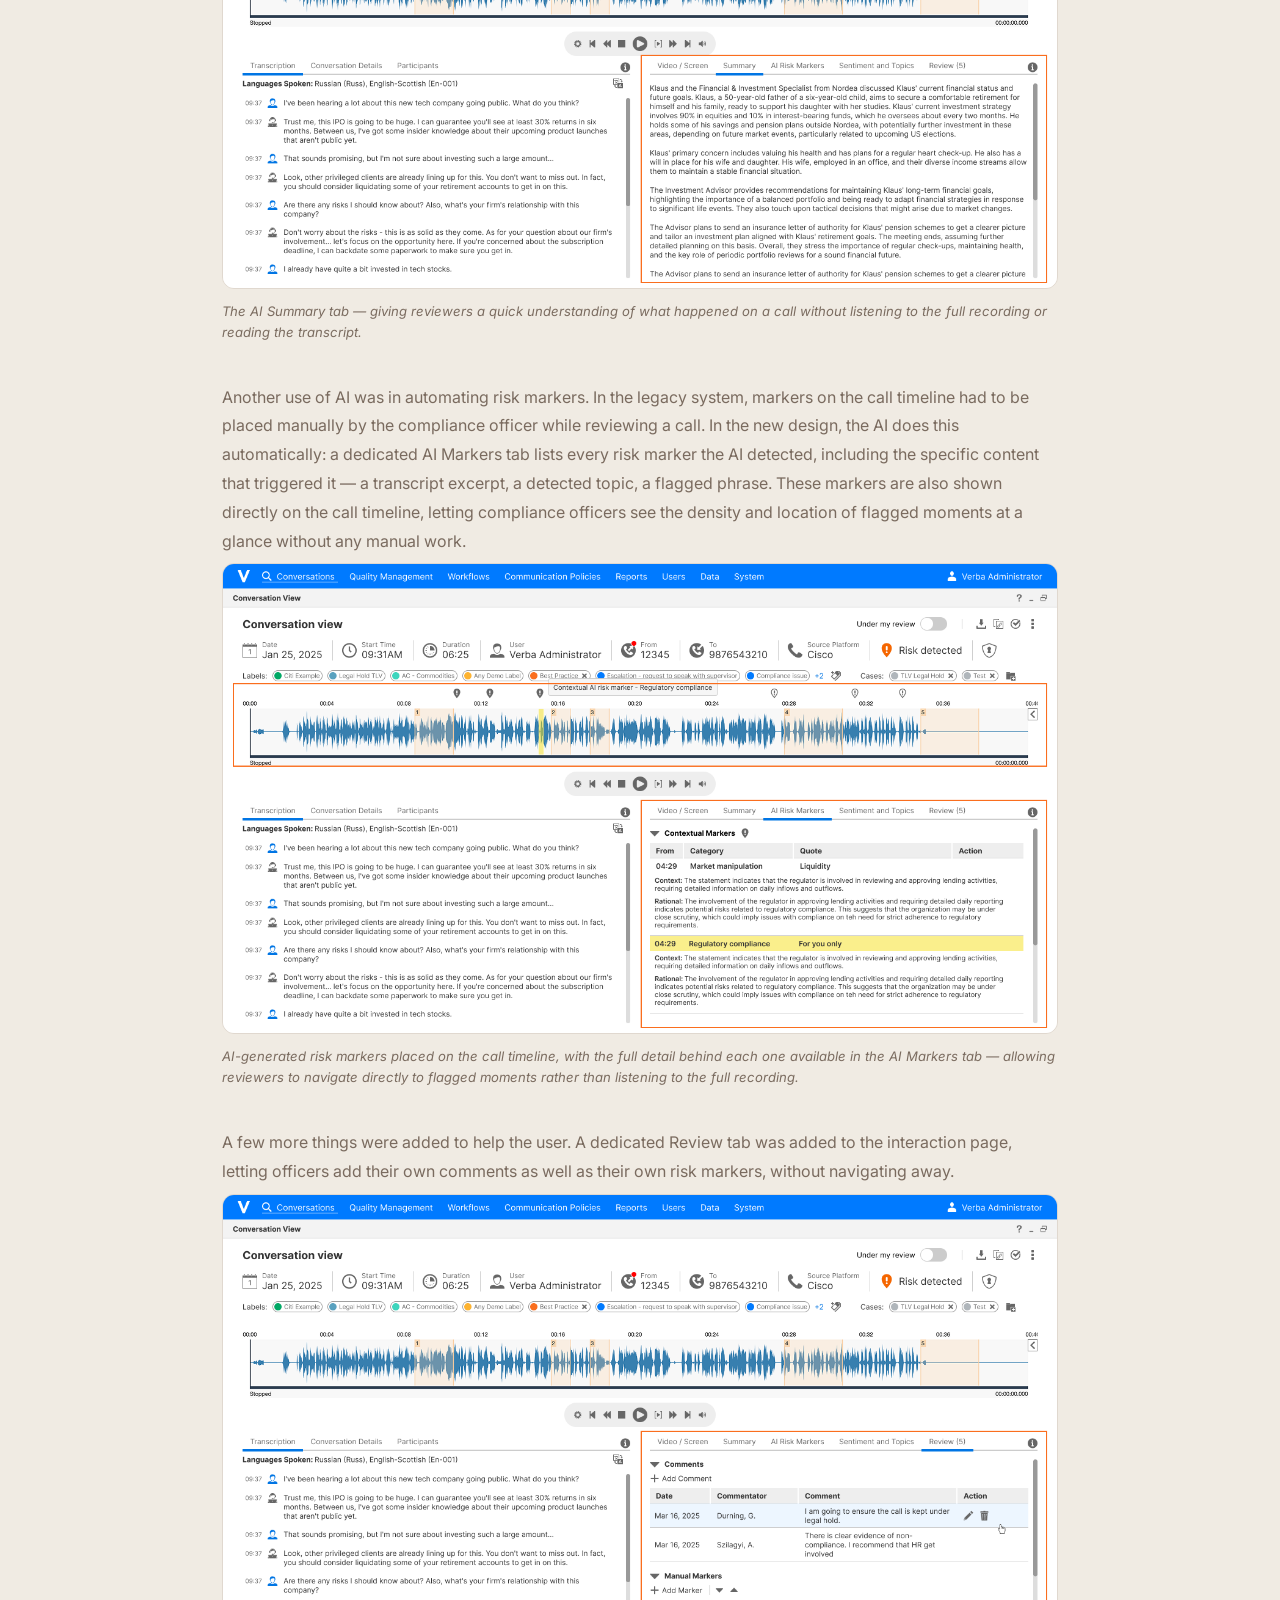
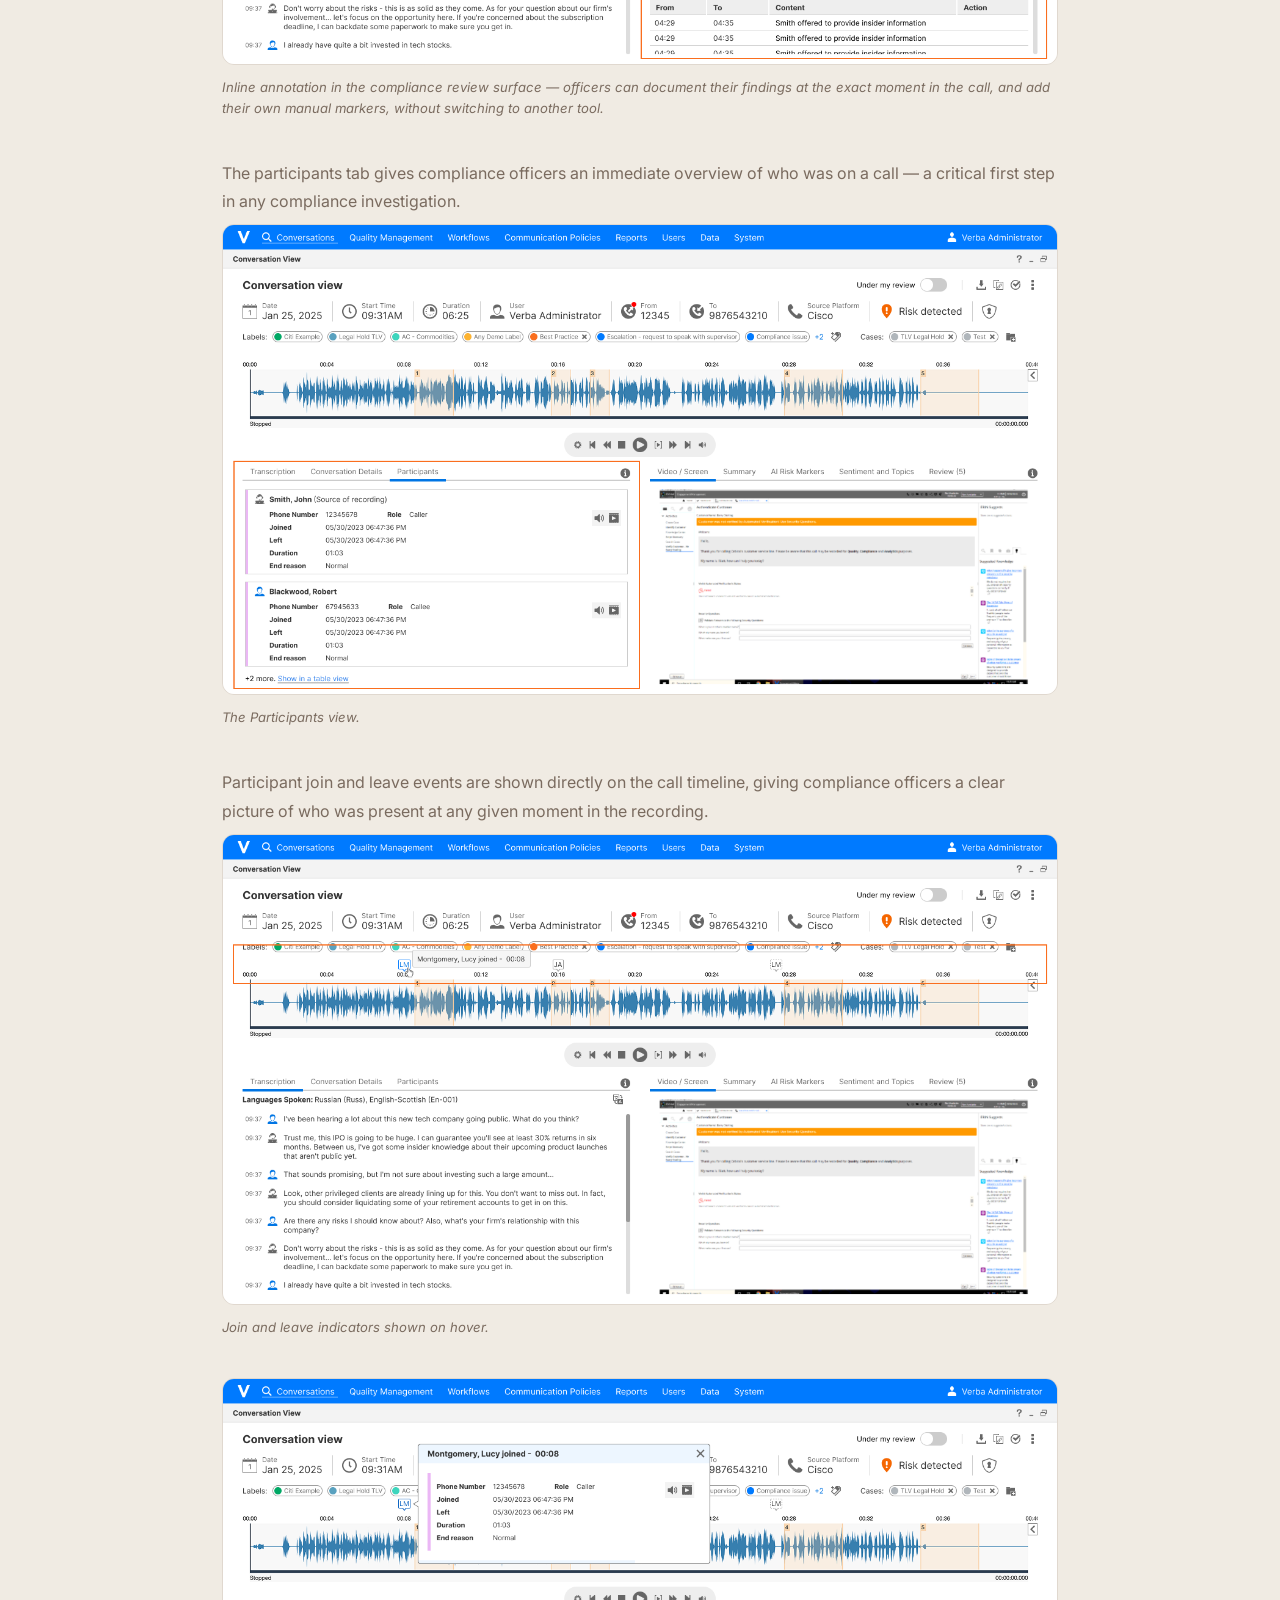
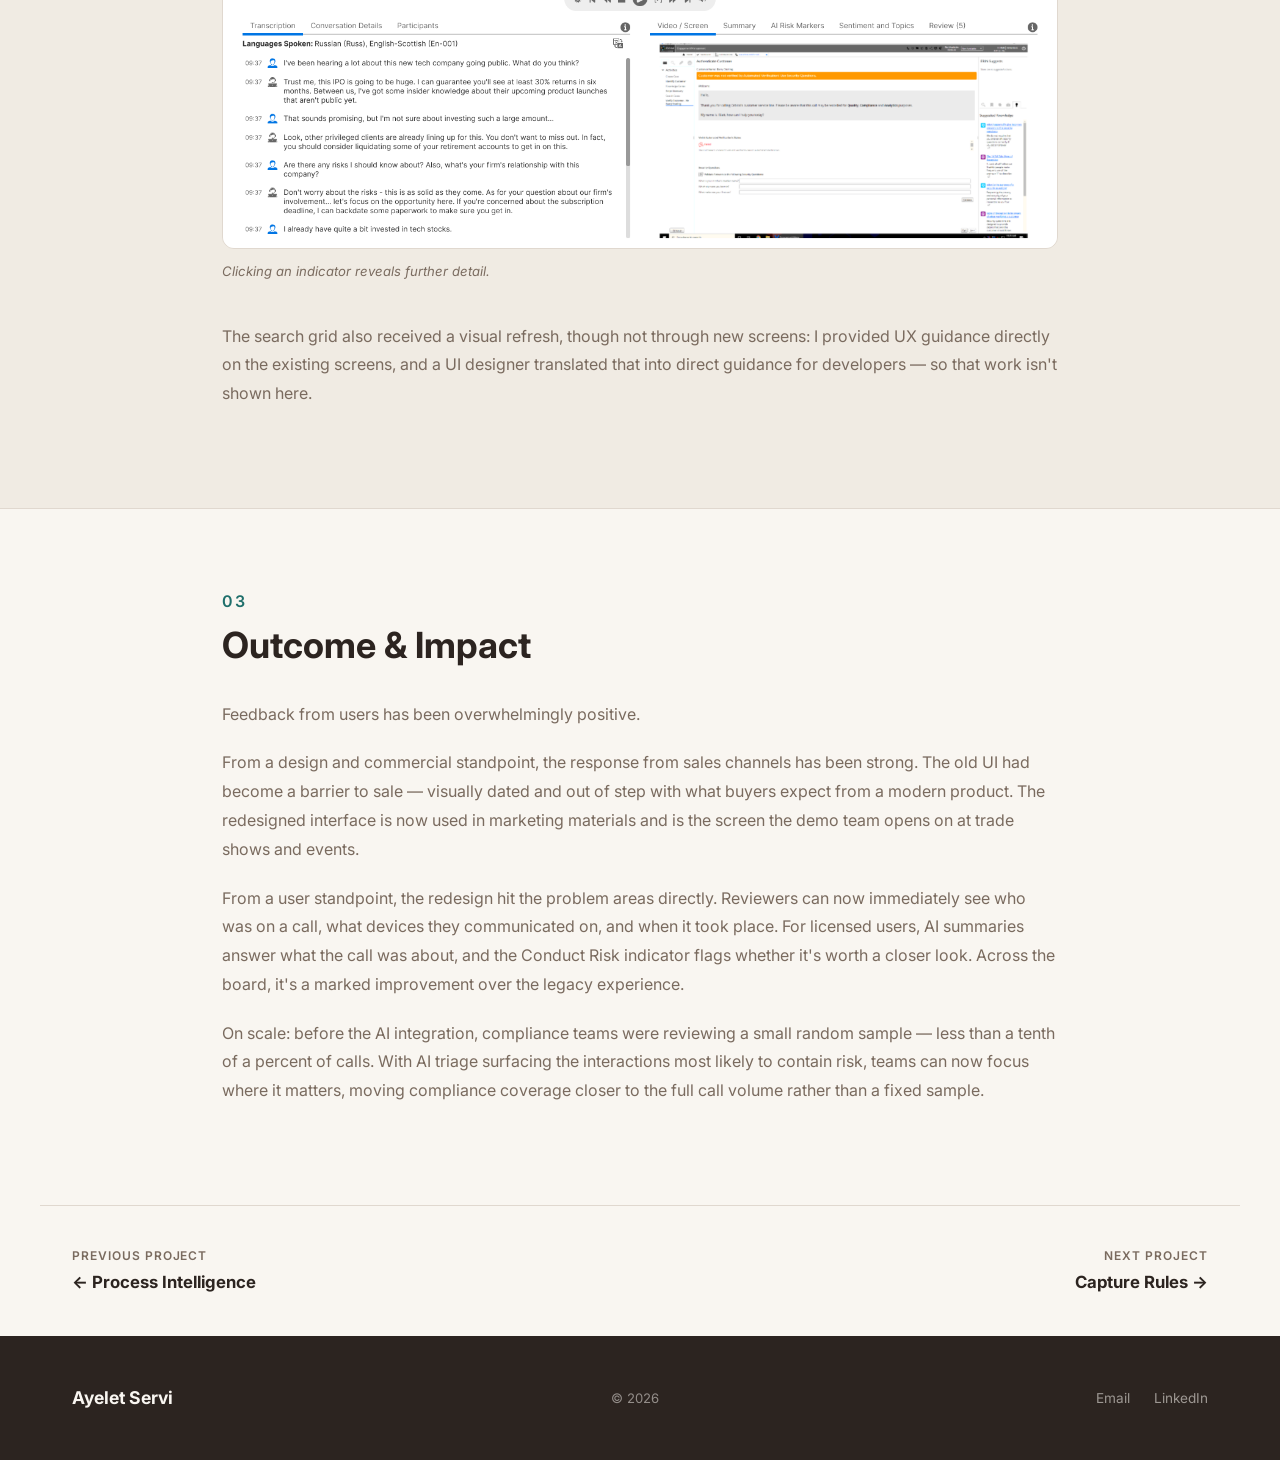
<file: projects/compliance-app.html>
<!DOCTYPE html>
<html lang="en">
<head>
  <meta charset="UTF-8" />
  <meta name="viewport" content="width=device-width, initial-scale=1.0" />
  <meta name="description" content="Compliance app — Ayelet Servi" />
  <title>Compliance app — Ayelet Servi</title>
  <link rel="icon" type="image/svg+xml" href="data:image/svg+xml,%3Csvg xmlns='http://www.w3.org/2000/svg' viewBox='0 0 32 32'%3E%3Crect width='32' height='32' rx='8' fill='%231F6F6B'/%3E%3Ctext x='16' y='22' font-family='Arial, sans-serif' font-size='15' font-weight='700' fill='%23F9F6F1' text-anchor='middle'%3EAS%3C/text%3E%3C/svg%3E" />
  <meta property="og:type" content="website" />
  <meta property="og:site_name" content="Ayelet Servi" />
  <meta property="og:title" content="Compliance app — Ayelet Servi" />
  <meta property="og:description" content="Modernizing a compliance review platform and introducing AI-powered risk detection — so compliance teams could go from sampling a fraction of calls to reviewing what actually matters." />
  <meta property="og:image" content="../images/VFC/Summary.png" />
  <meta name="twitter:card" content="summary_large_image" />
  <link rel="preconnect" href="https://fonts.googleapis.com" />
  <link rel="preconnect" href="https://fonts.gstatic.com" crossorigin />
  <link href="https://fonts.googleapis.com/css2?family=Inter:wght@300;400;500;600&display=swap" rel="stylesheet" />
  <link rel="stylesheet" href="../css/style.css" />
</head>
<body>

  <a href="#main" class="skip-link">Skip to main content</a>

  <header class="site-header" id="site-header">
    <nav class="nav-container" aria-label="Main navigation">
      <a href="../index.html" class="nav-logo">Ayelet Servi</a>
      <button class="nav-toggle" aria-label="Toggle navigation menu" aria-expanded="false" aria-controls="nav-menu">
        <span class="hamburger-line"></span>
        <span class="hamburger-line"></span>
        <span class="hamburger-line"></span>
      </button>
      <ul class="nav-links" id="nav-menu" role="list">
        <li><a href="../index.html#work"    class="nav-link">Selected projects</a></li>
        <li><a href="../index.html#about"   class="nav-link">About me</a></li>
        <li><a href="../index.html#contact" class="nav-link">Contact</a></li>
      </ul>
    </nav>
  </header>

  <main id="main">

    <section class="cs-hero">
      <div class="container">
        <a href="../index.html#work" class="back-link">← Back to selected projects</a>
        <div class="cs-meta-row">
          <span class="tag">Enterprise Web</span>
          <span class="tag">Verint</span>
          <span class="tag tag--ai">AI Integration</span>
        </div>
        <h1 class="cs-title">Compliance App</h1>
        <p class="cs-subtitle">Modernizing a compliance review platform and introducing AI-powered risk detection — so compliance teams could go from sampling a fraction of calls to reviewing what actually matters.</p>
        <div class="cs-overview">
          <h2 class="cs-overview__heading">Overview</h2>
          <p class="cs-overview__text">This project modernized a seven-year-old compliance review platform — as close to Verint's LUX design system as the existing technical infrastructure allowed — and introduced AI-powered risk detection, letting compliance teams move from manually sampling a fraction of calls to systematically reviewing what actually matters, across three distinct personas: IT administrators, Compliance Officers, and Wealth Management Supervisors.</p>        </div>
      </div>
    </section>

    <section class="cs-section">
      <div class="cs-container">
        <h2>The Problem</h2>
        <p>
          The Compliance App had been running on the same UX foundation for nearly seven years. The interface had grown difficult to navigate, and the visual design was out of step with Verint's evolving LUX design system. At the same time, the product was preparing to launch a significant new capability: AI-powered risk detection (VFC Bots) that would automatically flag compliance risks in call recordings.
        </p>
        <p>
          The work split into two parallel streams. The first was a focused UI refresh. The existing technical infrastructure ruled out a full migration to Verint's new LUX design system, so the work focused on bringing the experience as close to a LUX look and feel as possible, while resolving accumulated usability debt. The second was a new design challenge: surfacing AI-generated risk signals in a way that compliance reviewers could act on quickly, without overwhelming them or undermining their trust in the AI.
        </p>
      </div>
    </section>

    <hr class="cs-divider" />

    <section class="cs-section">
      <div class="cs-container">
        <div class="cs-section-header">
          <span class="section-label">01</span>
          <h2>Understanding the Needs</h2>
        </div>
        <p>
          The starting point was auditing the existing product — a UI that had been substantially unchanged for nearly seven years. Dense waveforms, utilitarian tables, and analytics panels bolted on over time made even core tasks, like reviewing a call's participants or adding a marker, feel more effortful than they needed to be.
        </p>
        <figure class="cs-image-block reveal">
          <img
            src="../images/VFC/Old%20VFC%201.png"
            alt="Compliance App — legacy conversation review screen with waveform, transcript, and analytics panels"
            width="1000"
            height="560"
            loading="lazy"
          />
          <figcaption>The legacy conversation review screen — a dense waveform, transcript, and bolted-on analytics panels with little visual hierarchy to guide a reviewer's eye.</figcaption>
        </figure>
        <figure class="cs-image-block reveal">
          <img
            src="../images/VFC/Old%20VFC2.png"
            alt="Compliance App — legacy conversation view with markers and participants panels"
            width="1000"
            height="560"
            loading="lazy"
          />
          <figcaption>The legacy markers and conversation details experience — functional, but visually utilitarian, with key information buried across the system.</figcaption>
        </figure>
        <p>
          Three distinct user personas shaped the design, each with fundamentally different relationships to the product:
        </p>
        <ul class="cs-insights">
          <li><strong>IT administrators</strong> — responsible for locating specific call recordings, often spending hours searching before they could hand a call off to the compliance team. Search and filtering were their primary pain point.</li>
          <li><strong>Compliance Officers</strong> — a largely untapped user base who rarely logged into VFC at all, relying on IT to export calls for them instead. A core goal was to give them enough reason to log in directly and engage with the product regularly — getting up to speed quickly, listening to the relevant section of a recording, annotating their findings, and moving on, without context-switching to other tools.</li>
          <li><strong>Wealth Management Supervisors</strong> — had historically relied on manual sampling: pulling a small number of calls into Excel spreadsheets each week and reviewing them by hand. The AI integration was a direct replacement for this workflow, and the design had to earn their trust in the system's triage decisions.</li>
        </ul>
        <p style="margin-top: 2rem;">
          Two specific pain points emerged from the audit:
        </p>
        <ul class="cs-insights">
          <li><strong>Buried orientation data</strong> — the key questions a reviewer needs answered the moment they open a call — who was on it, what type of interaction it was, was it flagged for risk, when it occurred, and how it was handled — were scattered across tabs and pop-ups. Getting a basic picture required multiple clicks before review could even begin.</li>
          <li><strong>No AI assistance anywhere in the system</strong> — neither the search grid nor the interaction page had any intelligence layer. Reviewers had no way to identify high-risk moments without listening to the full recording.</li>
        </ul>
      </div>
    </section>

    <hr class="cs-divider" />

    <section class="cs-section cs-section--alt">
      <div class="cs-container">
        <div class="cs-section-header">
          <span class="section-label">02</span>
          <h2>Ideation &amp; Design</h2>
        </div>
        <p>
          This LUX-inspired refresh tackled interaction patterns, component consistency, and visual hierarchy across the existing screens, within the limits of what the underlying technical infrastructure could support. The two core usability problems required more deliberate solutions.
        </p>
        <p>
          The first priority was immediate orientation. The redesigned interaction page surfaces key metadata the moment it opens — date, time, duration, user, source and destination numbers, and platform — shown as labeled icons across the top of the screen and readable before pressing play. Associated labels and case links appear just below. Information that had been scattered across the page was reorganized into clearly structured tabs, with the tabs themselves repositioned and reordered for a more logical flow. A prominent "Has Risk" indicator at the top of the interaction page gives reviewers an immediate signal before the recording starts.
        </p>
        <figure class="cs-image-block reveal">
          <img
            src="../images/VFC/Metadata.png"
            alt="Compliance App — enhanced metadata display"
            width="1000"
            height="560"
            loading="lazy"
          />
          <figcaption>The redesigned Conversation view, with key metadata surfaced up top and secondary information reorganized into clearly structured tabs.</figcaption>
        </figure>
        <p>
          An AI Summary tab was also added, summarizing the transcription for the user. This lets a reviewer understand what happened faster, without having to listen to the entire interaction or read its transcription.
        </p>
        <figure class="cs-image-block reveal">
          <img
            src="../images/VFC/Summary.png"
            alt="Compliance App — AI Summary tab"
            width="1000"
            height="560"
            loading="lazy"
          />
          <figcaption>The AI Summary tab — giving reviewers a quick understanding of what happened on a call without listening to the full recording or reading the transcript.</figcaption>
        </figure>
        <p>
          Another use of AI was in automating risk markers. In the legacy system, markers on the call timeline had to be placed manually by the compliance officer while reviewing a call. In the new design, the AI does this automatically: a dedicated AI Markers tab lists every risk marker the AI detected, including the specific content that triggered it — a transcript excerpt, a detected topic, a flagged phrase. These markers are also shown directly on the call timeline, letting compliance officers see the density and location of flagged moments at a glance without any manual work.
        </p>
        <figure class="cs-image-block reveal">
          <img
            src="../images/VFC/AI%20Risk%20markers.png"
            alt="Compliance App — AI Risk markers on the call timeline"
            width="1000"
            height="560"
            loading="lazy"
          />
          <figcaption>AI-generated risk markers placed on the call timeline, with the full detail behind each one available in the AI Markers tab — allowing reviewers to navigate directly to flagged moments rather than listening to the full recording.</figcaption>
        </figure>
        <p>
          A few more things were added to help the user. A dedicated Review tab was added to the interaction page, letting officers add their own comments as well as their own risk markers, without navigating away.
        </p>
        <figure class="cs-image-block reveal">
          <img
            src="../images/VFC/Review.png"
            alt="Compliance App — Compliance review interface with inline comment on hover"
            width="1000"
            height="560"
            loading="lazy"
          />
          <figcaption>Inline annotation in the compliance review surface — officers can document their findings at the exact moment in the call, and add their own manual markers, without switching to another tool.</figcaption>
        </figure>
        <p>
          The participants tab gives compliance officers an immediate overview of who was on a call — a critical first step in any compliance investigation.
        </p>
        <figure class="cs-image-block reveal">
          <img
            src="../images/VFC/Participants.png"
            alt="Compliance App — Participants view"
            width="1000"
            height="560"
            loading="lazy"
          />
          <figcaption>The Participants view.</figcaption>
        </figure>
        <p>
          Participant join and leave events are shown directly on the call timeline, giving compliance officers a clear picture of who was present at any given moment in the recording.
        </p>
        <figure class="cs-image-block reveal">
          <img
            src="../images/VFC/Player%20with%20joined%20and%20left%20indications%20-%20Hover.png"
            alt="Compliance App — Interaction page with participant join and leave indicators on hover"
            width="1000"
            height="560"
            loading="lazy"
          />
          <figcaption>Join and leave indicators shown on hover.</figcaption>
        </figure>
        <figure class="cs-image-block reveal">
          <img
            src="../images/VFC/Player%20with%20joined%20and%20left%20indications%20-%20Click.png"
            alt="Compliance App — Interaction page with participant join and leave indicators on click"
            width="1000"
            height="560"
            loading="lazy"
          />
          <figcaption>Clicking an indicator reveals further detail.</figcaption>
        </figure>
        <p>
          The search grid also received a visual refresh, though not through new screens: I provided UX guidance directly on the existing screens, and a UI designer translated that into direct guidance for developers — so that work isn't shown here.
        </p>
      </div>
    </section>

    <hr class="cs-divider" />

    <section class="cs-section">
      <div class="cs-container">
        <div class="cs-section-header">
          <span class="section-label">03</span>
          <h2>Outcome &amp; Impact</h2>
        </div>
        <p>
          Feedback from users has been overwhelmingly positive.
        </p>
        <p>
          From a design and commercial standpoint, the response from sales channels has been strong. The old UI had become a barrier to sale — visually dated and out of step with what buyers expect from a modern product. The redesigned interface is now used in marketing materials and is the screen the demo team opens on at trade shows and events.
        </p>
        <p>
          From a user standpoint, the redesign hit the problem areas directly. Reviewers can now immediately see who was on a call, what devices they communicated on, and when it took place. For licensed users, AI summaries answer what the call was about, and the Conduct Risk indicator flags whether it's worth a closer look. Across the board, it's a marked improvement over the legacy experience.
        </p>
        <p>
          On scale: before the AI integration, compliance teams were reviewing a small random sample — less than a tenth of a percent of calls. With AI triage surfacing the interactions most likely to contain risk, teams can now focus where it matters, moving compliance coverage closer to the full call volume rather than a fixed sample.
        </p>
      </div>
    </section>

    <nav class="cs-project-nav" aria-label="Project navigation">
      <a href="process-discovery.html" class="cs-project-nav__back">
        <span>Previous project</span>
        <strong>← Process Intelligence</strong>
      </a>
      <a href="capture-rules.html" class="cs-project-nav__next">
        <span>Next project</span>
        <strong>Capture Rules →</strong>
      </a>
    </nav>

  </main>

  <footer class="site-footer">
    <div class="container footer-inner">
      <p class="footer-name">Ayelet Servi</p>
      <p class="footer-copy">© <span class="footer-year"></span></p>
      <ul class="footer-links" role="list">
        <li><a href="mailto:ayelet.servi@gmail.com">Email</a></li>
        <li><a href="https://www.linkedin.com/in/ayelet-servi" target="_blank" rel="noopener noreferrer">LinkedIn</a></li>
      </ul>
    </div>
  </footer>

  <script src="../js/main.js"></script>
</body>
</html>
</file>
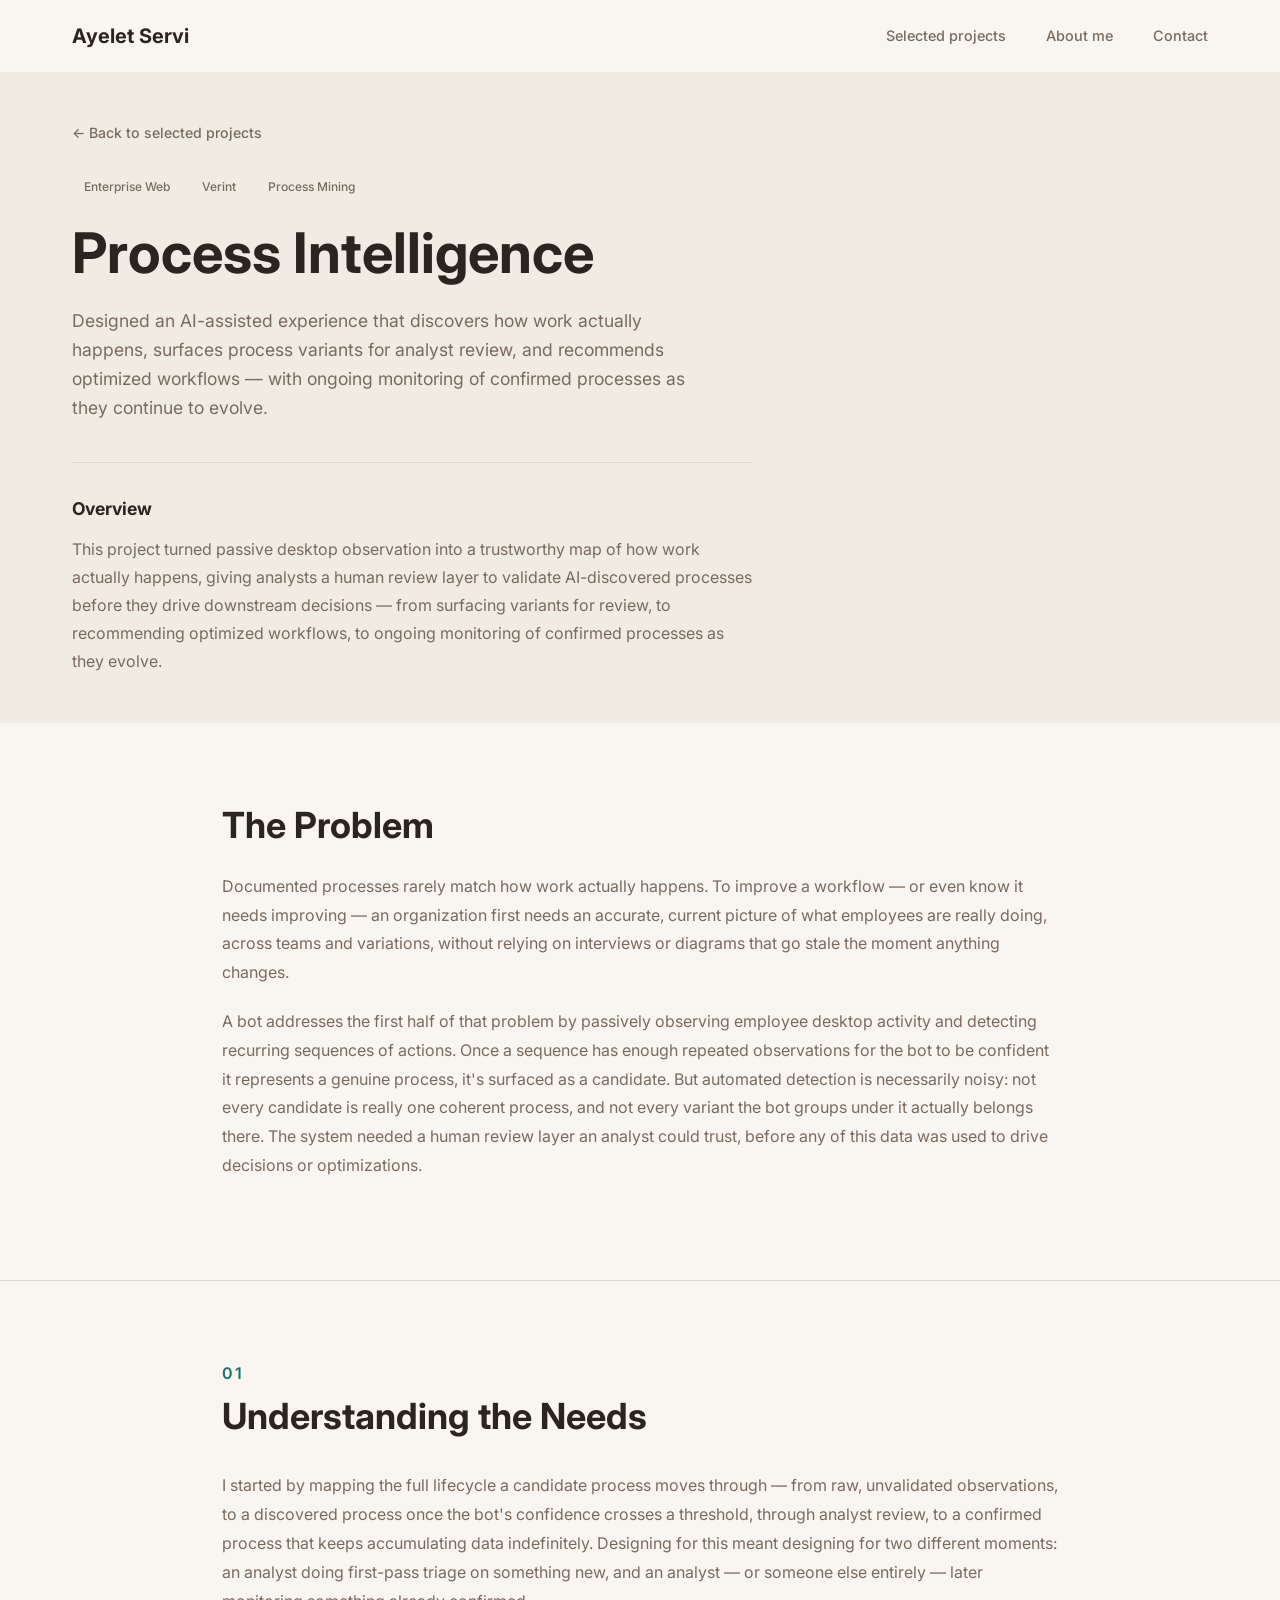
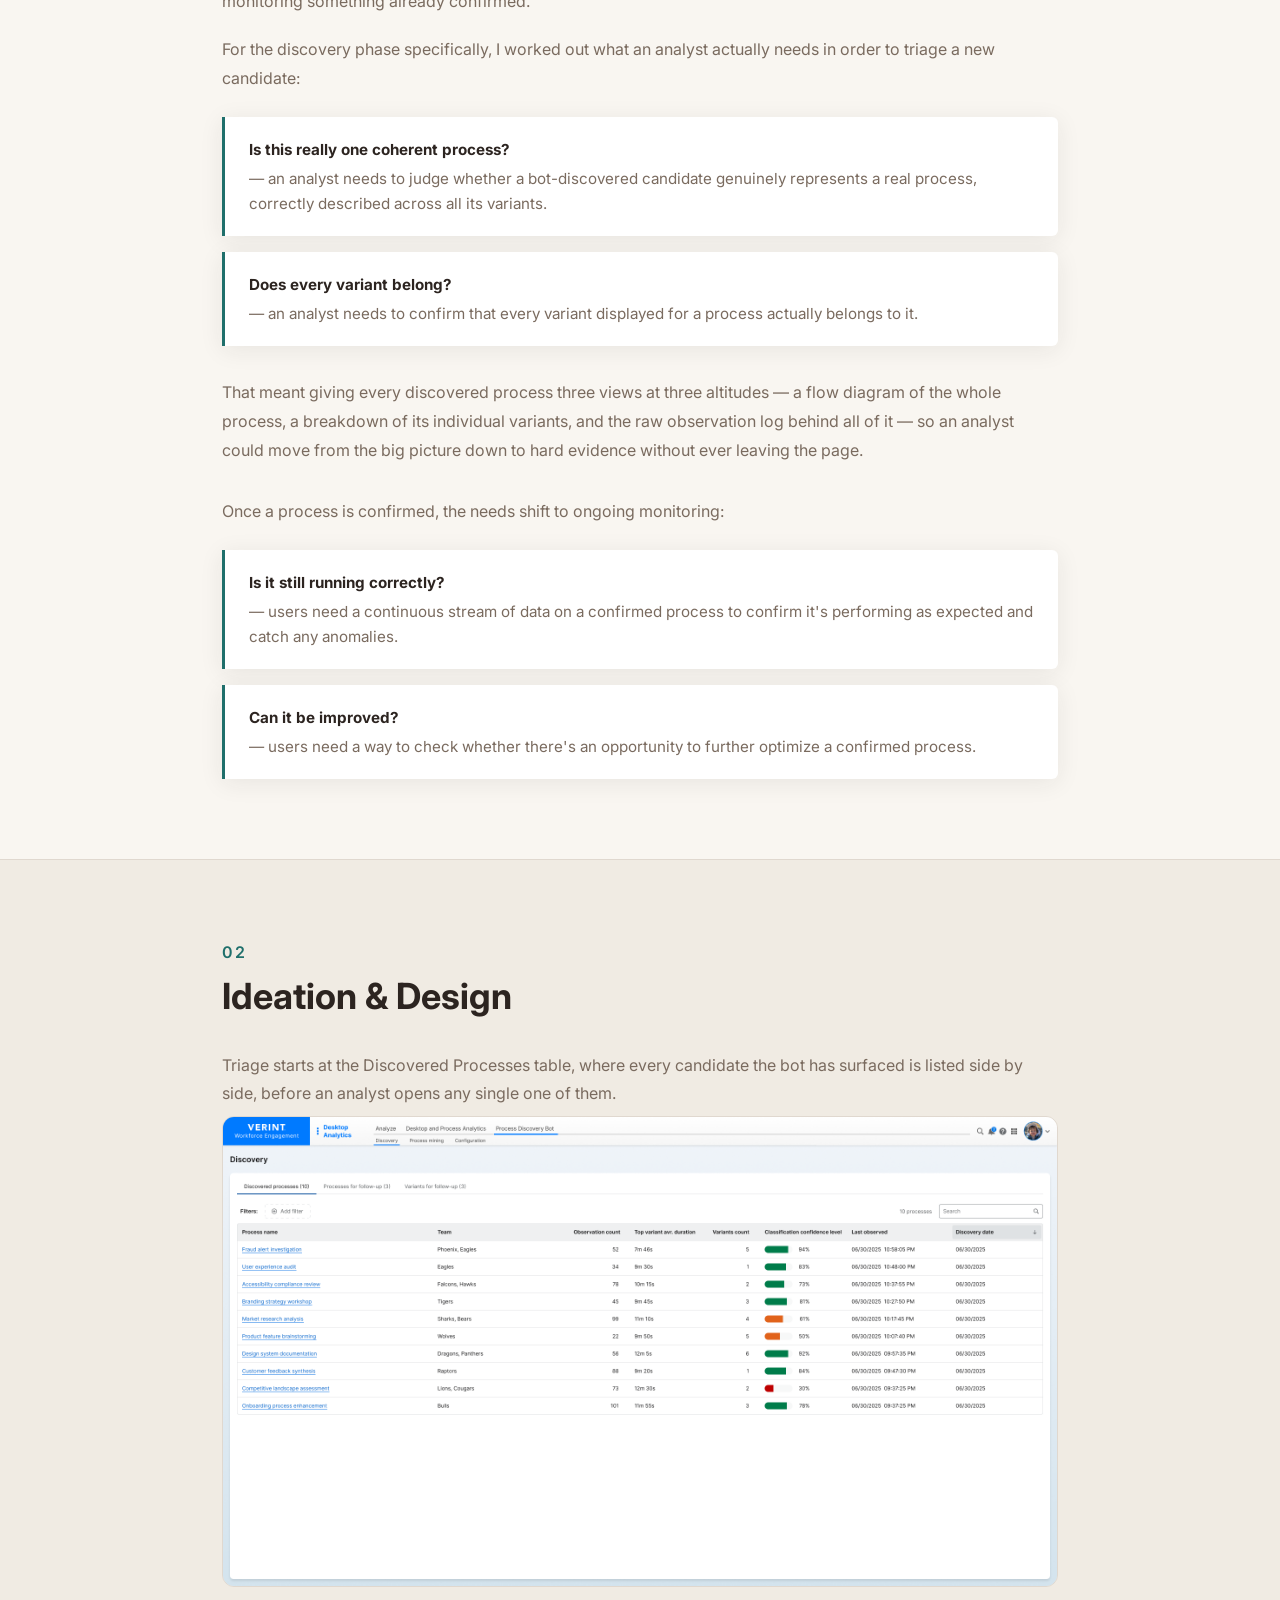
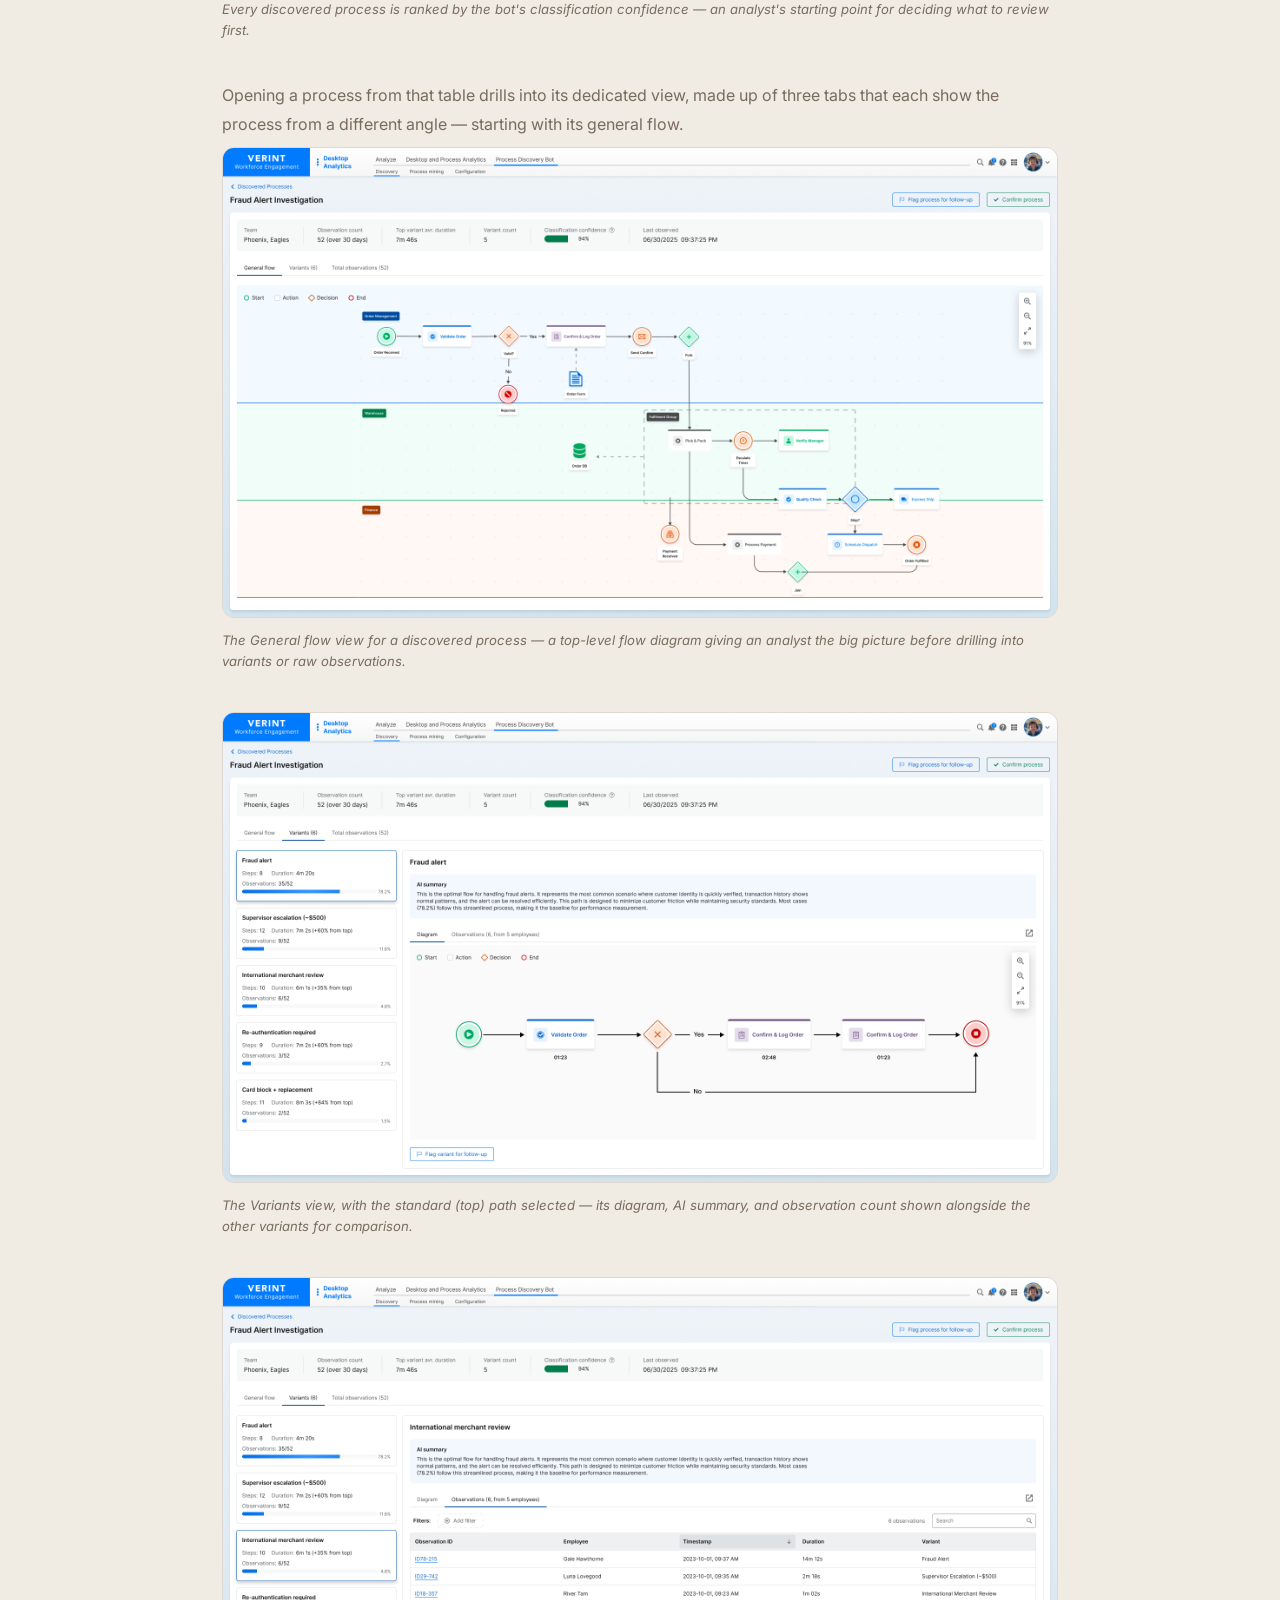
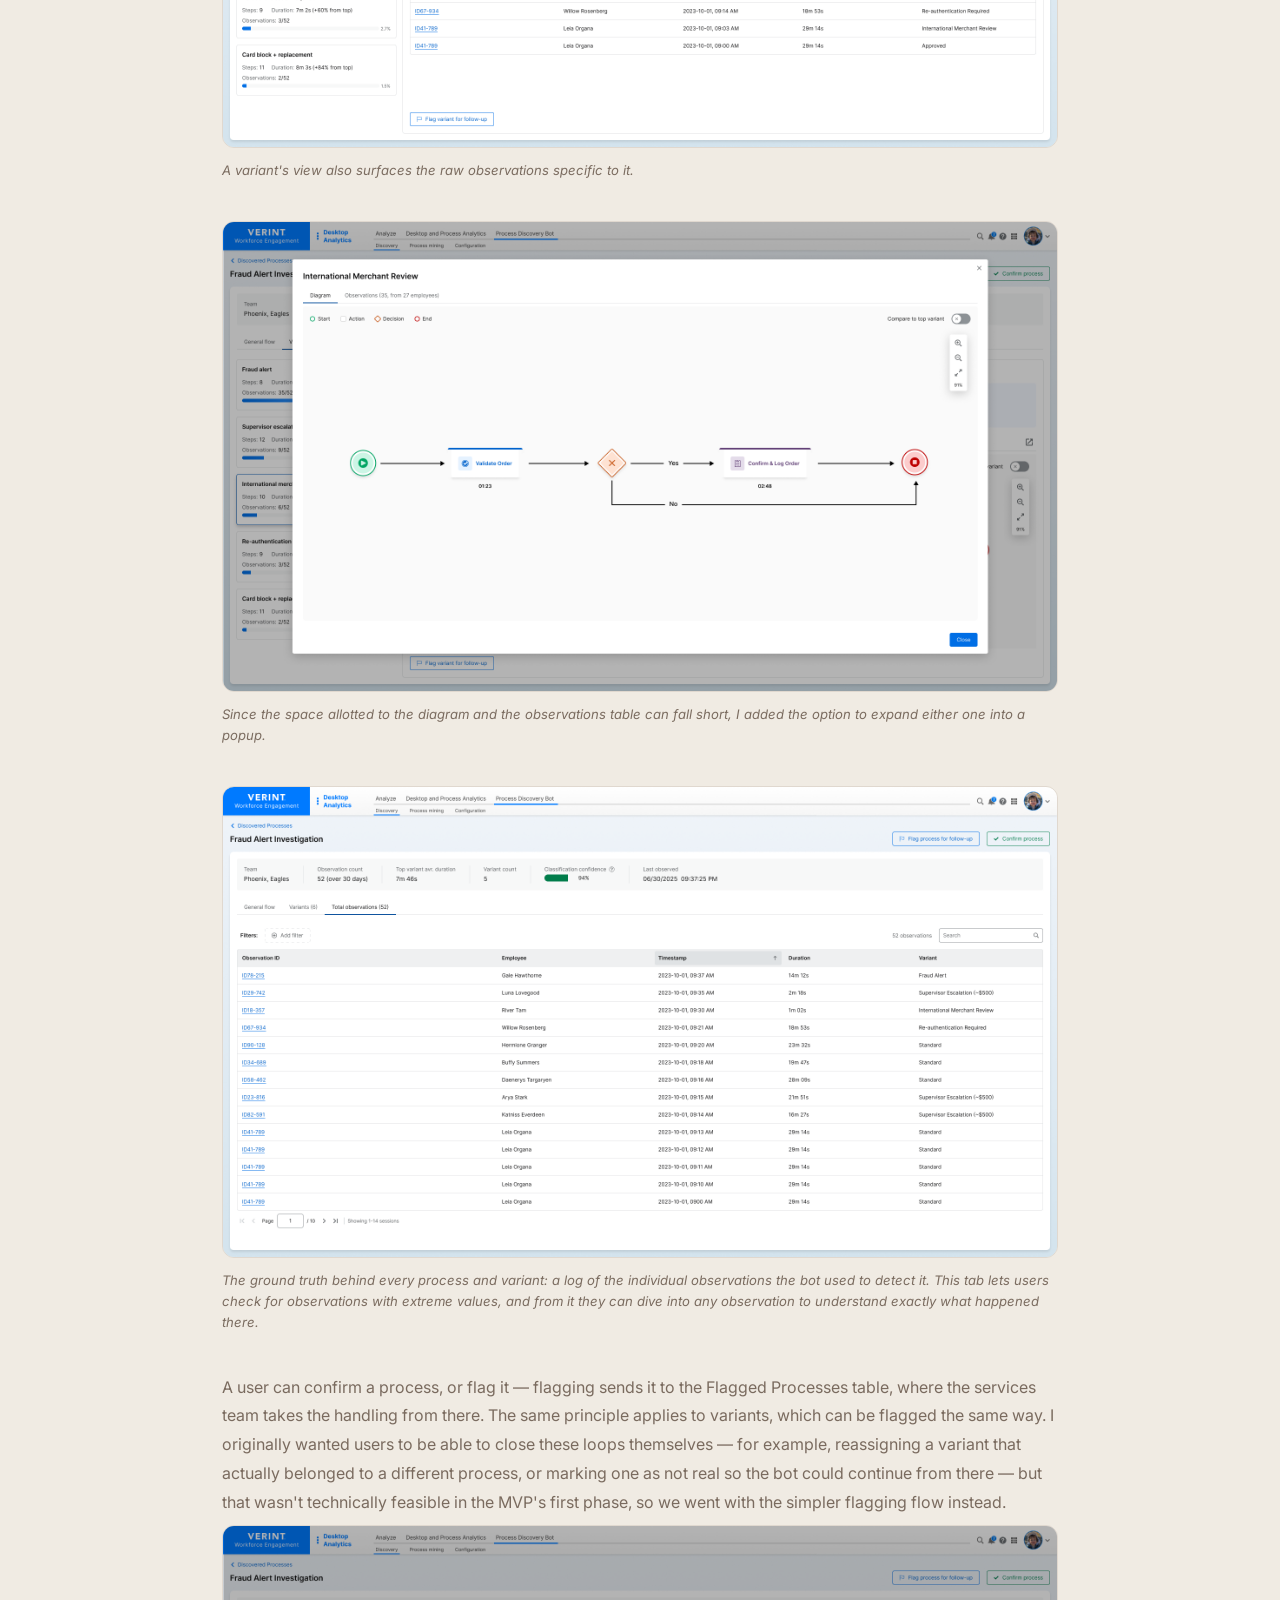
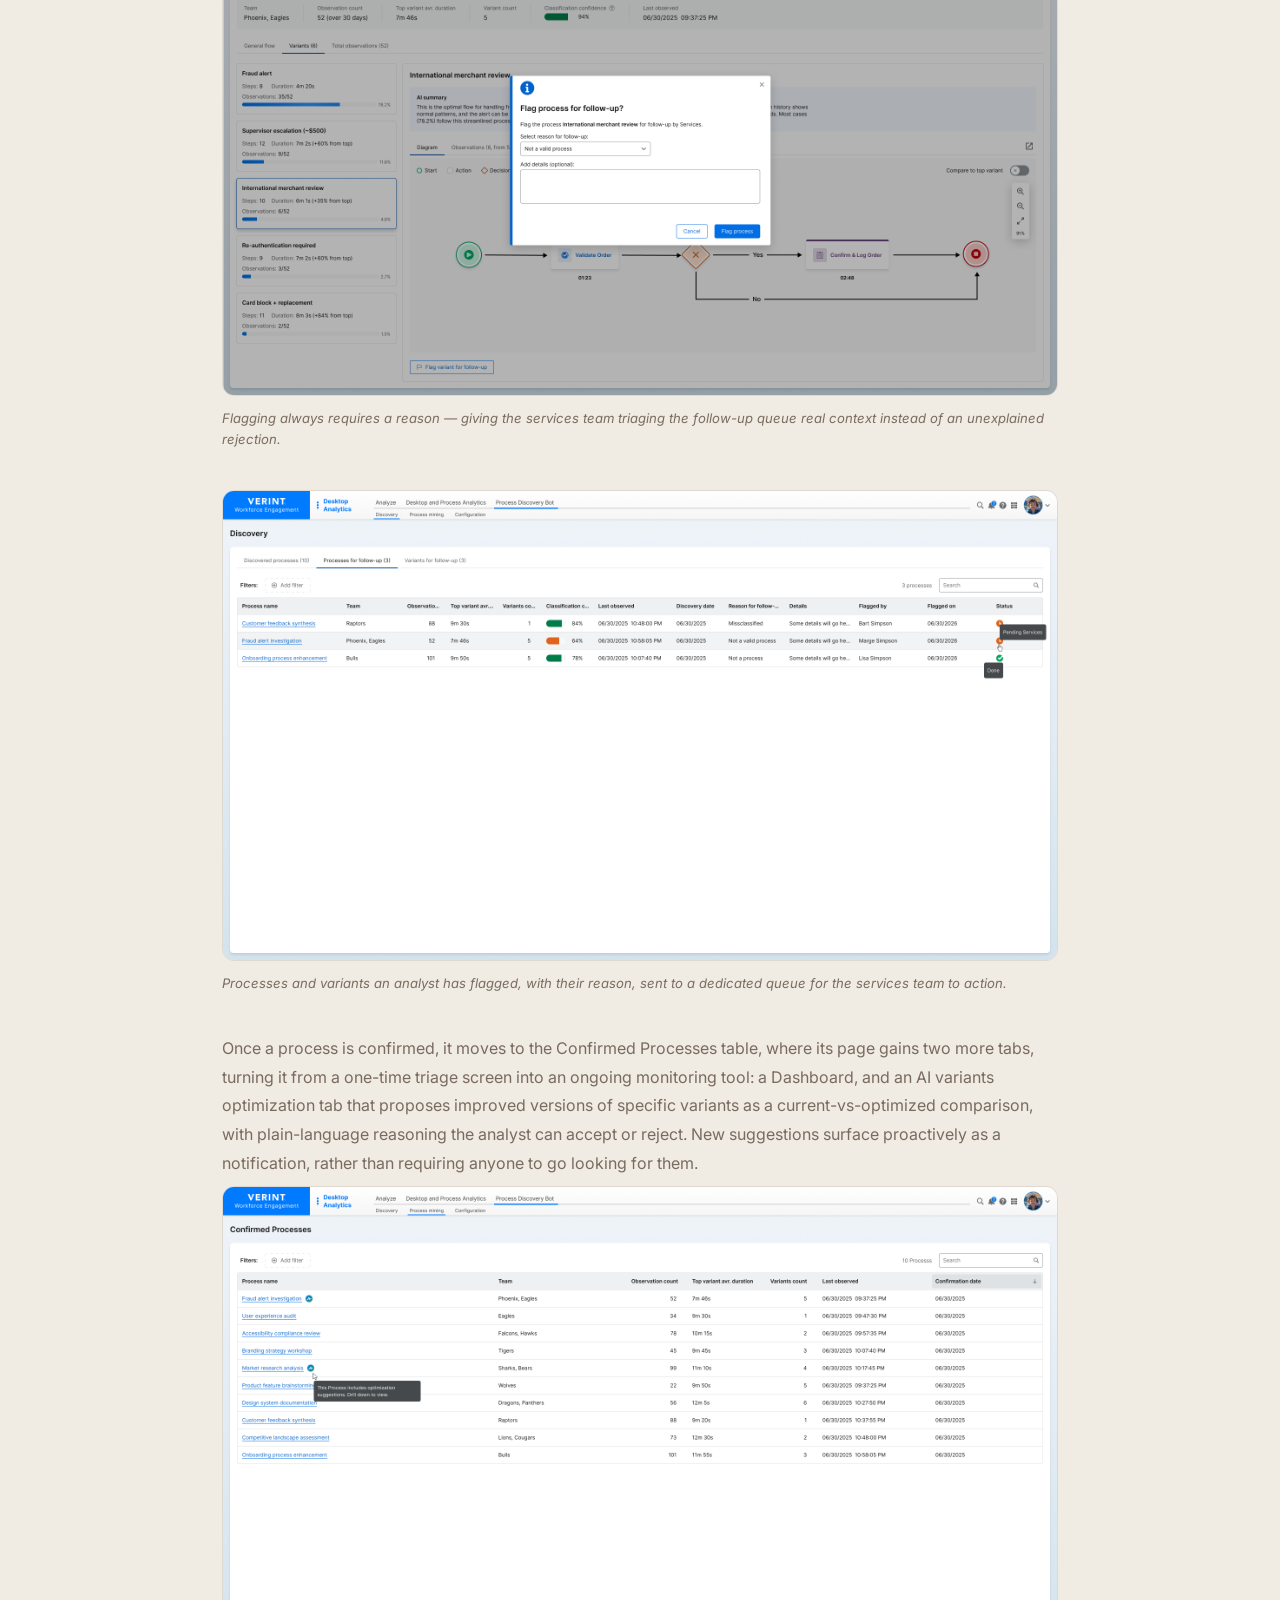
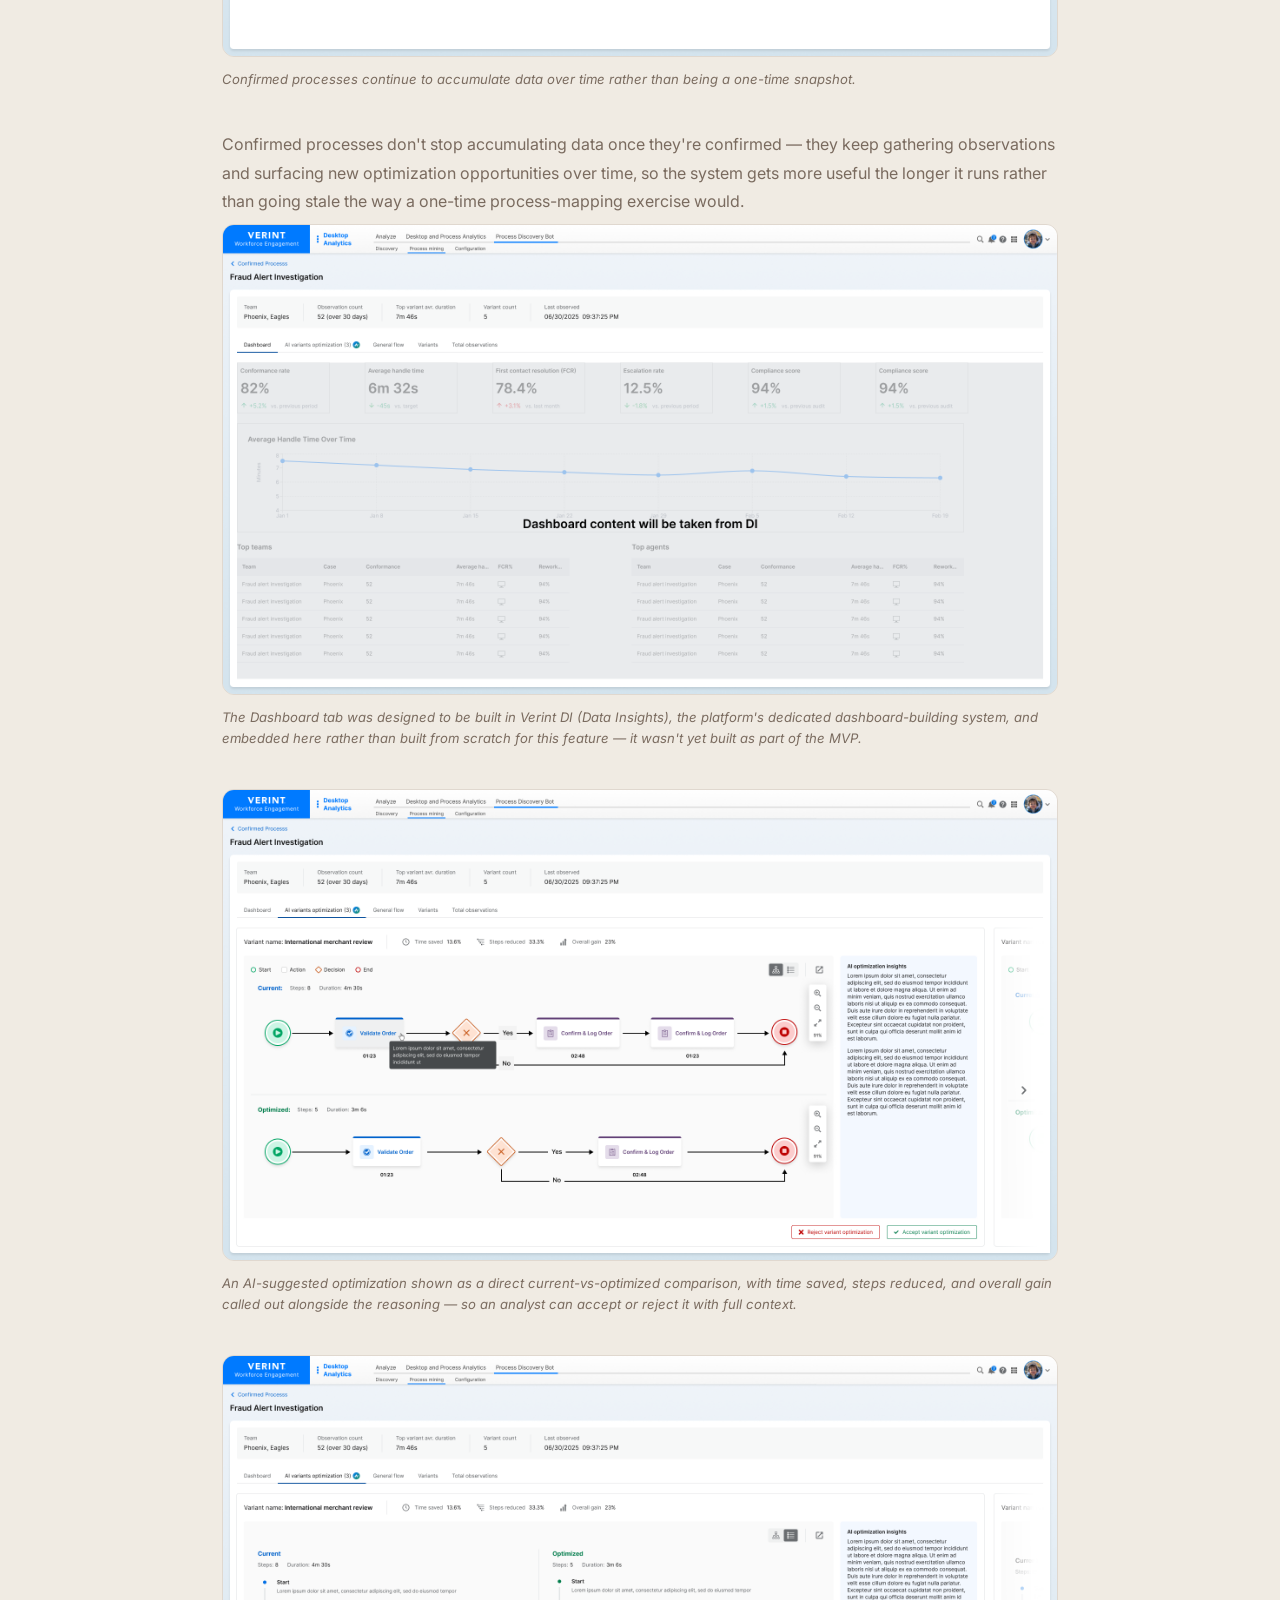
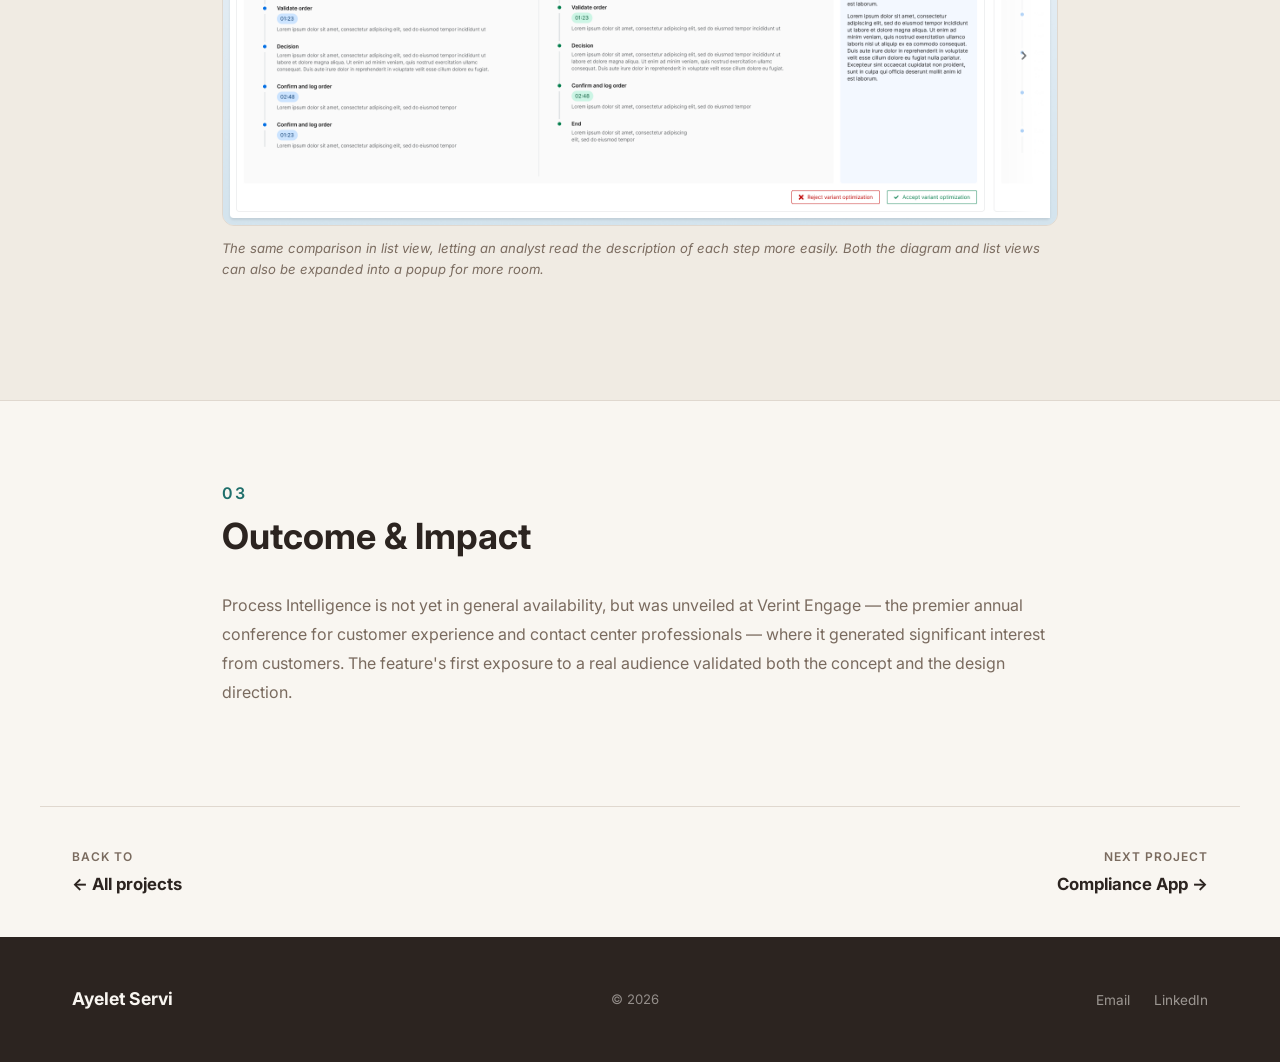
<file: projects/process-discovery.html>
<!DOCTYPE html>
<html lang="en">
<head>
  <meta charset="UTF-8" />
  <meta name="viewport" content="width=device-width, initial-scale=1.0" />
  <meta name="description" content="Process Intelligence — Ayelet Servi" />
  <title>Process Intelligence — Ayelet Servi</title>
  <link rel="icon" type="image/svg+xml" href="data:image/svg+xml,%3Csvg xmlns='http://www.w3.org/2000/svg' viewBox='0 0 32 32'%3E%3Crect width='32' height='32' rx='8' fill='%231F6F6B'/%3E%3Ctext x='16' y='22' font-family='Arial, sans-serif' font-size='15' font-weight='700' fill='%23F9F6F1' text-anchor='middle'%3EAS%3C/text%3E%3C/svg%3E" />
  <meta property="og:type" content="website" />
  <meta property="og:site_name" content="Ayelet Servi" />
  <meta property="og:title" content="Process Intelligence — Ayelet Servi" />
  <meta property="og:description" content="Designed an AI-assisted experience that discovers how work actually happens, surfaces process variants for analyst review, and recommends optimized workflows — with ongoing monitoring of confirmed processes as they continue to evolve." />
  <meta property="og:image" content="../images/Process%20discovery/Discovered%20tasks%20-%20General%20flow.png" />
  <meta name="twitter:card" content="summary_large_image" />
  <link rel="preconnect" href="https://fonts.googleapis.com" />
  <link rel="preconnect" href="https://fonts.gstatic.com" crossorigin />
  <link href="https://fonts.googleapis.com/css2?family=Inter:wght@300;400;500;600&display=swap" rel="stylesheet" />
  <link rel="stylesheet" href="../css/style.css" />
</head>
<body>

  <a href="#main" class="skip-link">Skip to main content</a>

  <header class="site-header" id="site-header">
    <nav class="nav-container" aria-label="Main navigation">
      <a href="../index.html" class="nav-logo">Ayelet Servi</a>
      <button class="nav-toggle" aria-label="Toggle navigation menu" aria-expanded="false" aria-controls="nav-menu">
        <span class="hamburger-line"></span>
        <span class="hamburger-line"></span>
        <span class="hamburger-line"></span>
      </button>
      <ul class="nav-links" id="nav-menu" role="list">
        <li><a href="../index.html#work"    class="nav-link">Selected projects</a></li>
        <li><a href="../index.html#about"   class="nav-link">About me</a></li>
        <li><a href="../index.html#contact" class="nav-link">Contact</a></li>
      </ul>
    </nav>
  </header>

  <main id="main">

    <section class="cs-hero">
      <div class="container">
        <a href="../index.html#work" class="back-link">← Back to selected projects</a>
        <div class="cs-meta-row">
          <span class="tag">Enterprise Web</span>
          <span class="tag">Verint</span>
          <span class="tag">Process Mining</span>
        </div>
        <h1 class="cs-title">Process Intelligence</h1>
        <p class="cs-subtitle">Designed an AI-assisted experience that discovers how work actually happens, surfaces process variants for analyst review, and recommends optimized workflows — with ongoing monitoring of confirmed processes as they continue to evolve.</p>
        <div class="cs-overview">
          <h2 class="cs-overview__heading">Overview</h2>
          <p class="cs-overview__text">This project turned passive desktop observation into a trustworthy map of how work actually happens, giving analysts a human review layer to validate AI-discovered processes before they drive downstream decisions — from surfacing variants for review, to recommending optimized workflows, to ongoing monitoring of confirmed processes as they evolve.</p>        </div>
      </div>
    </section>

    <section class="cs-section">
      <div class="cs-container">
        <h2>The Problem</h2>
        <p>
          Documented processes rarely match how work actually happens. To improve a workflow — or even know it needs improving — an organization first needs an accurate, current picture of what employees are really doing, across teams and variations, without relying on interviews or diagrams that go stale the moment anything changes.
        </p>
        <p>
          A bot addresses the first half of that problem by passively observing employee desktop activity and detecting recurring sequences of actions. Once a sequence has enough repeated observations for the bot to be confident it represents a genuine process, it's surfaced as a candidate. But automated detection is necessarily noisy: not every candidate is really one coherent process, and not every variant the bot groups under it actually belongs there. The system needed a human review layer an analyst could trust, before any of this data was used to drive decisions or optimizations.
        </p>
      </div>
    </section>

    <hr class="cs-divider" />

    <section class="cs-section">
      <div class="cs-container">
        <div class="cs-section-header">
          <span class="section-label">01</span>
          <h2>Understanding the Needs</h2>
        </div>
        <p>
          I started by mapping the full lifecycle a candidate process moves through — from raw, unvalidated observations, to a discovered process once the bot's confidence crosses a threshold, through analyst review, to a confirmed process that keeps accumulating data indefinitely. Designing for this meant designing for two different moments: an analyst doing first-pass triage on something new, and an analyst — or someone else entirely — later monitoring something already confirmed.
        </p>
        <p>
          For the discovery phase specifically, I worked out what an analyst actually needs in order to triage a new candidate:
        </p>
        <ul class="cs-insights">
          <li><strong>Is this really one coherent process?</strong> — an analyst needs to judge whether a bot-discovered candidate genuinely represents a real process, correctly described across all its variants.</li>
          <li><strong>Does every variant belong?</strong> — an analyst needs to confirm that every variant displayed for a process actually belongs to it.</li>
        </ul>
        <p style="margin-top: 2rem;">
          That meant giving every discovered process three views at three altitudes — a flow diagram of the whole process, a breakdown of its individual variants, and the raw observation log behind all of it — so an analyst could move from the big picture down to hard evidence without ever leaving the page.
        </p>
        <p style="margin-top: 2rem;">
          Once a process is confirmed, the needs shift to ongoing monitoring:
        </p>
        <ul class="cs-insights">
          <li><strong>Is it still running correctly?</strong> — users need a continuous stream of data on a confirmed process to confirm it's performing as expected and catch any anomalies.</li>
          <li><strong>Can it be improved?</strong> — users need a way to check whether there's an opportunity to further optimize a confirmed process.</li>
        </ul>
      </div>
    </section>

    <hr class="cs-divider" />

    <section class="cs-section cs-section--alt">
      <div class="cs-container">
        <div class="cs-section-header">
          <span class="section-label">02</span>
          <h2>Ideation &amp; Design</h2>
        </div>
        <p>
          Triage starts at the Discovered Processes table, where every candidate the bot has surfaced is listed side by side, before an analyst opens any single one of them.
        </p>
        <figure class="cs-image-block reveal">
          <img
            src="../images/Process%20discovery/Discovered%20tasks%20table.png"
            alt="Discovered Processes table, ranked by classification confidence"
            width="1000"
            height="560"
            loading="lazy"
          />
          <figcaption>Every discovered process is ranked by the bot's classification confidence — an analyst's starting point for deciding what to review first.</figcaption>
        </figure>
        <p>
          Opening a process from that table drills into its dedicated view, made up of three tabs that each show the process from a different angle — starting with its general flow.
        </p>
        <figure class="cs-image-block reveal">
          <img
            src="../images/Process%20discovery/Discovered%20tasks%20-%20General%20flow.png"
            alt="General flow diagram for a discovered process"
            width="1000"
            height="560"
            loading="lazy"
          />
          <figcaption>The General flow view for a discovered process — a top-level flow diagram giving an analyst the big picture before drilling into variants or raw observations.</figcaption>
        </figure>
        <figure class="cs-image-block reveal">
          <img
            src="../images/Process%20discovery/Discovered%20tasks%20-%20Variants%20-%20Standard%20path%20variant.png"
            alt="Variants view showing the standard path variant"
            width="1000"
            height="560"
            loading="lazy"
          />
          <figcaption>The Variants view, with the standard (top) path selected — its diagram, AI summary, and observation count shown alongside the other variants for comparison.</figcaption>
        </figure>
        <figure class="cs-image-block reveal">
          <img
            src="../images/Process%20discovery/Discovered%20tasks%20-%20Variants%20-%20Another%20variant%20-%20Observations.png"
            alt="Observations tab within a variant's view"
            width="1000"
            height="560"
            loading="lazy"
          />
          <figcaption>A variant's view also surfaces the raw observations specific to it.</figcaption>
        </figure>
        <figure class="cs-image-block reveal">
          <img
            src="../images/Process%20discovery/Expanded%20diagram%20and%20table%20area.png"
            alt="Diagram and observations table expanded into a popup"
            width="1000"
            height="560"
            loading="lazy"
          />
          <figcaption>Since the space allotted to the diagram and the observations table can fall short, I added the option to expand either one into a popup.</figcaption>
        </figure>
        <figure class="cs-image-block reveal">
          <img
            src="../images/Process%20discovery/Discovered%20tasks%20-%20Total%20observations.png"
            alt="Total observations table behind a discovered process"
            width="1000"
            height="560"
            loading="lazy"
          />
          <figcaption>The ground truth behind every process and variant: a log of the individual observations the bot used to detect it. This tab lets users check for observations with extreme values, and from it they can dive into any observation to understand exactly what happened there.</figcaption>
        </figure>
        <p>
          A user can confirm a process, or flag it — flagging sends it to the Flagged Processes table, where the services team takes the handling from there. The same principle applies to variants, which can be flagged the same way. I originally wanted users to be able to close these loops themselves — for example, reassigning a variant that actually belonged to a different process, or marking one as not real so the bot could continue from there — but that wasn't technically feasible in the MVP's first phase, so we went with the simpler flagging flow instead.
        </p>
        <figure class="cs-image-block reveal">
          <img
            src="../images/Process%20discovery/Discovered%20processes%20-%20Flag%20process%20confirmation%20message.png"
            alt="Flag process for follow-up confirmation dialog"
            width="1000"
            height="560"
            loading="lazy"
          />
          <figcaption>Flagging always requires a reason — giving the services team triaging the follow-up queue real context instead of an unexplained rejection.</figcaption>
        </figure>
        <figure class="cs-image-block reveal">
          <img
            src="../images/Process%20discovery/Tasks%20for%20follow-up%20table.png"
            alt="Processes flagged for follow-up table"
            width="1000"
            height="560"
            loading="lazy"
          />
          <figcaption>Processes and variants an analyst has flagged, with their reason, sent to a dedicated queue for the services team to action.</figcaption>
        </figure>
        <p>
          Once a process is confirmed, it moves to the Confirmed Processes table, where its page gains two more tabs, turning it from a one-time triage screen into an ongoing monitoring tool: a Dashboard, and an AI variants optimization tab that proposes improved versions of specific variants as a current-vs-optimized comparison, with plain-language reasoning the analyst can accept or reject. New suggestions surface proactively as a notification, rather than requiring anyone to go looking for them.
        </p>
        <figure class="cs-image-block reveal">
          <img
            src="../images/Process%20discovery/Confirmed%20tasks%20table.png"
            alt="Confirmed processes table"
            width="1000"
            height="560"
            loading="lazy"
          />
          <figcaption>Confirmed processes continue to accumulate data over time rather than being a one-time snapshot.</figcaption>
        </figure>
        <p>
          Confirmed processes don't stop accumulating data once they're confirmed — they keep gathering observations and surfacing new optimization opportunities over time, so the system gets more useful the longer it runs rather than going stale the way a one-time process-mapping exercise would.
        </p>
        <figure class="cs-image-block reveal">
          <img
            src="../images/Process%20discovery/Confirmed%20tasks%20-%20Dashboard.png"
            alt="Dashboard tab for a confirmed process"
            width="1000"
            height="560"
            loading="lazy"
          />
          <figcaption>The Dashboard tab was designed to be built in Verint DI (Data Insights), the platform's dedicated dashboard-building system, and embedded here rather than built from scratch for this feature — it wasn't yet built as part of the MVP.</figcaption>
        </figure>
        <figure class="cs-image-block reveal">
          <img
            src="../images/Process%20discovery/Confirmed%20tasks%20-%20AI%20variants%20optimization%20-%20diagram%20view%201.png"
            alt="AI variant optimization shown as a current vs. optimized diagram comparison"
            width="1000"
            height="560"
            loading="lazy"
          />
          <figcaption>An AI-suggested optimization shown as a direct current-vs-optimized comparison, with time saved, steps reduced, and overall gain called out alongside the reasoning — so an analyst can accept or reject it with full context.</figcaption>
        </figure>
        <figure class="cs-image-block reveal">
          <img
            src="../images/Process%20discovery/Confirmed%20tasks%20-%20AI%20variants%20optimization%20-%20list%20view.png"
            alt="AI variant optimization shown as a current vs. optimized list view"
            width="1000"
            height="560"
            loading="lazy"
          />
          <figcaption>The same comparison in list view, letting an analyst read the description of each step more easily. Both the diagram and list views can also be expanded into a popup for more room.</figcaption>
        </figure>
      </div>
    </section>

    <hr class="cs-divider" />

    <section class="cs-section">
      <div class="cs-container">
        <div class="cs-section-header">
          <span class="section-label">03</span>
          <h2>Outcome &amp; Impact</h2>
        </div>
        <p>
          Process Intelligence is not yet in general availability, but was unveiled at Verint Engage — the premier annual conference for customer experience and contact center professionals — where it generated significant interest from customers. The feature's first exposure to a real audience validated both the concept and the design direction.
        </p>
      </div>
    </section>

    <nav class="cs-project-nav" aria-label="Project navigation">
      <a href="../index.html#work" class="cs-project-nav__back">
        <span>Back to</span>
        <strong>← All projects</strong>
      </a>
      <a href="compliance-app.html" class="cs-project-nav__next">
        <span>Next project</span>
        <strong>Compliance App →</strong>
      </a>
    </nav>

  </main>

  <footer class="site-footer">
    <div class="container footer-inner">
      <p class="footer-name">Ayelet Servi</p>
      <p class="footer-copy">© <span class="footer-year"></span></p>
      <ul class="footer-links" role="list">
        <li><a href="mailto:ayelet.servi@gmail.com">Email</a></li>
        <li><a href="https://www.linkedin.com/in/ayelet-servi" target="_blank" rel="noopener noreferrer">LinkedIn</a></li>
      </ul>
    </div>
  </footer>

  <script src="../js/main.js"></script>
</body>
</html>
</file>
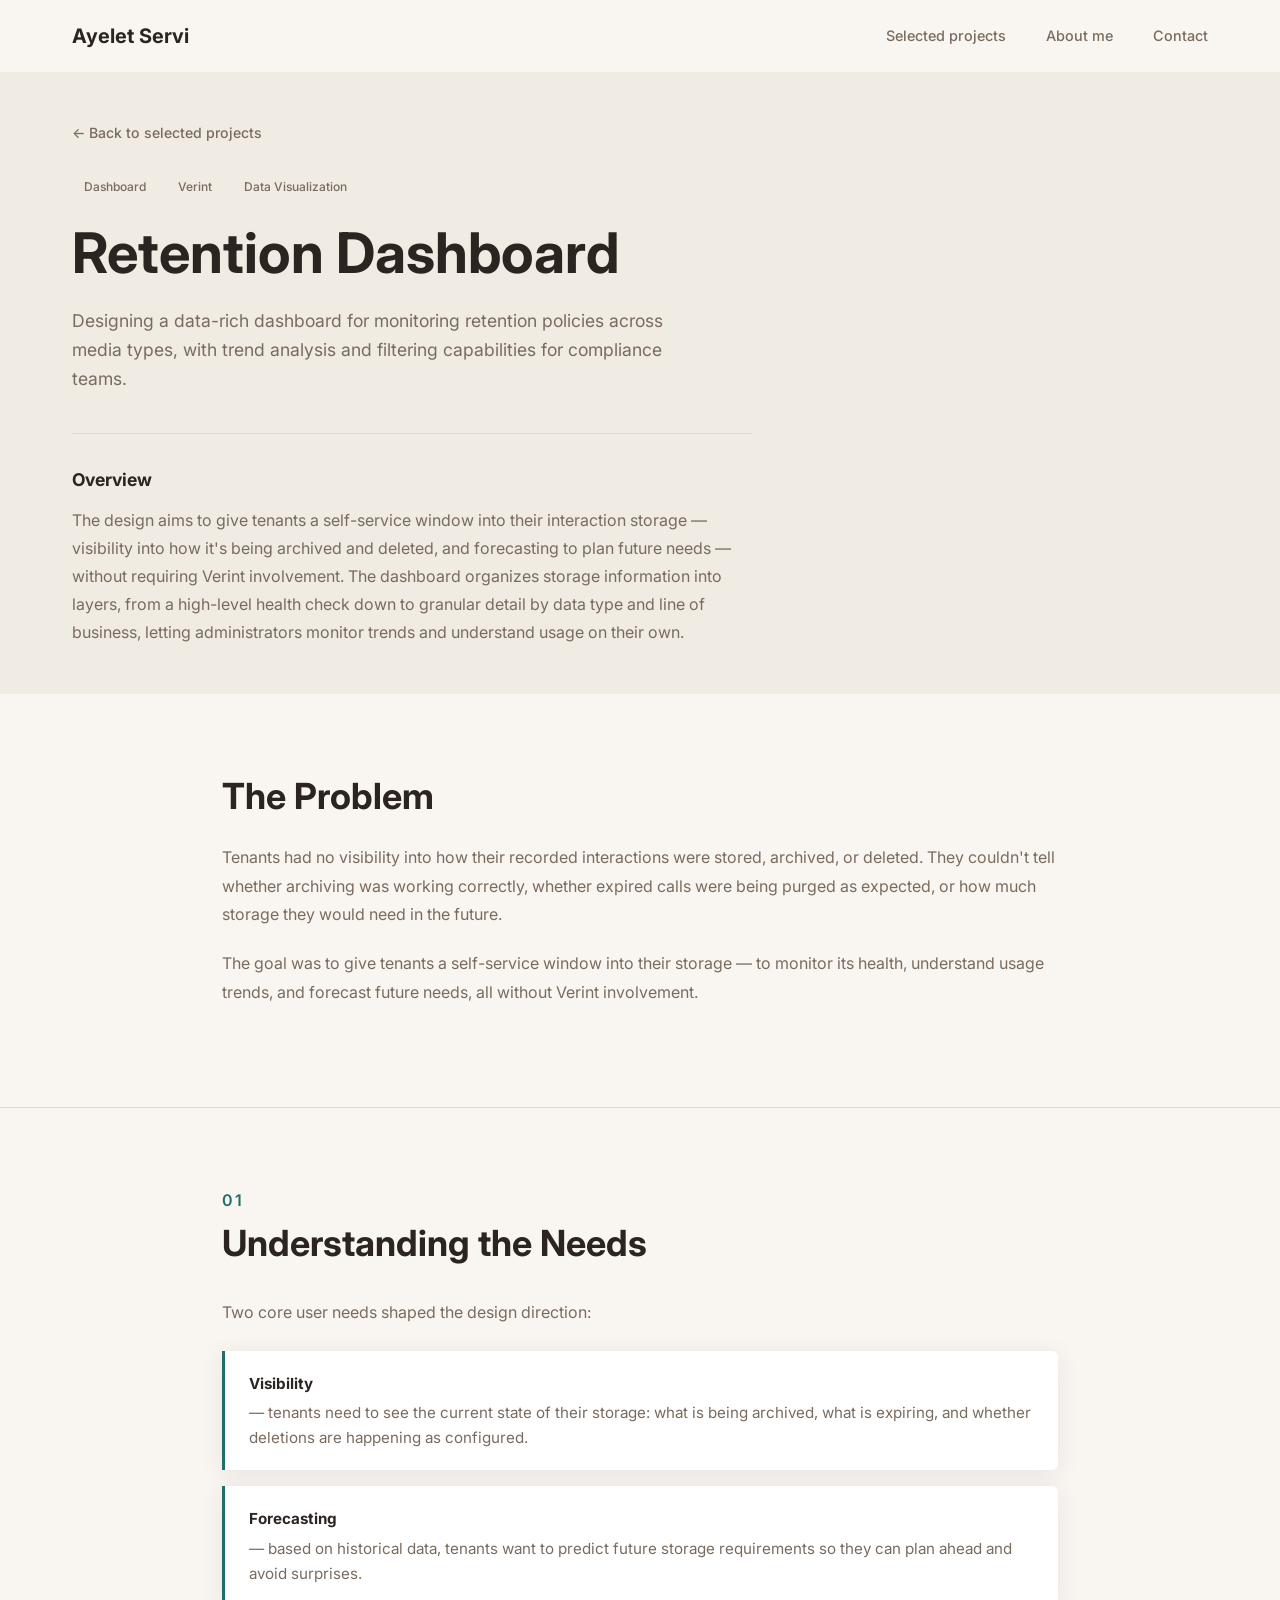
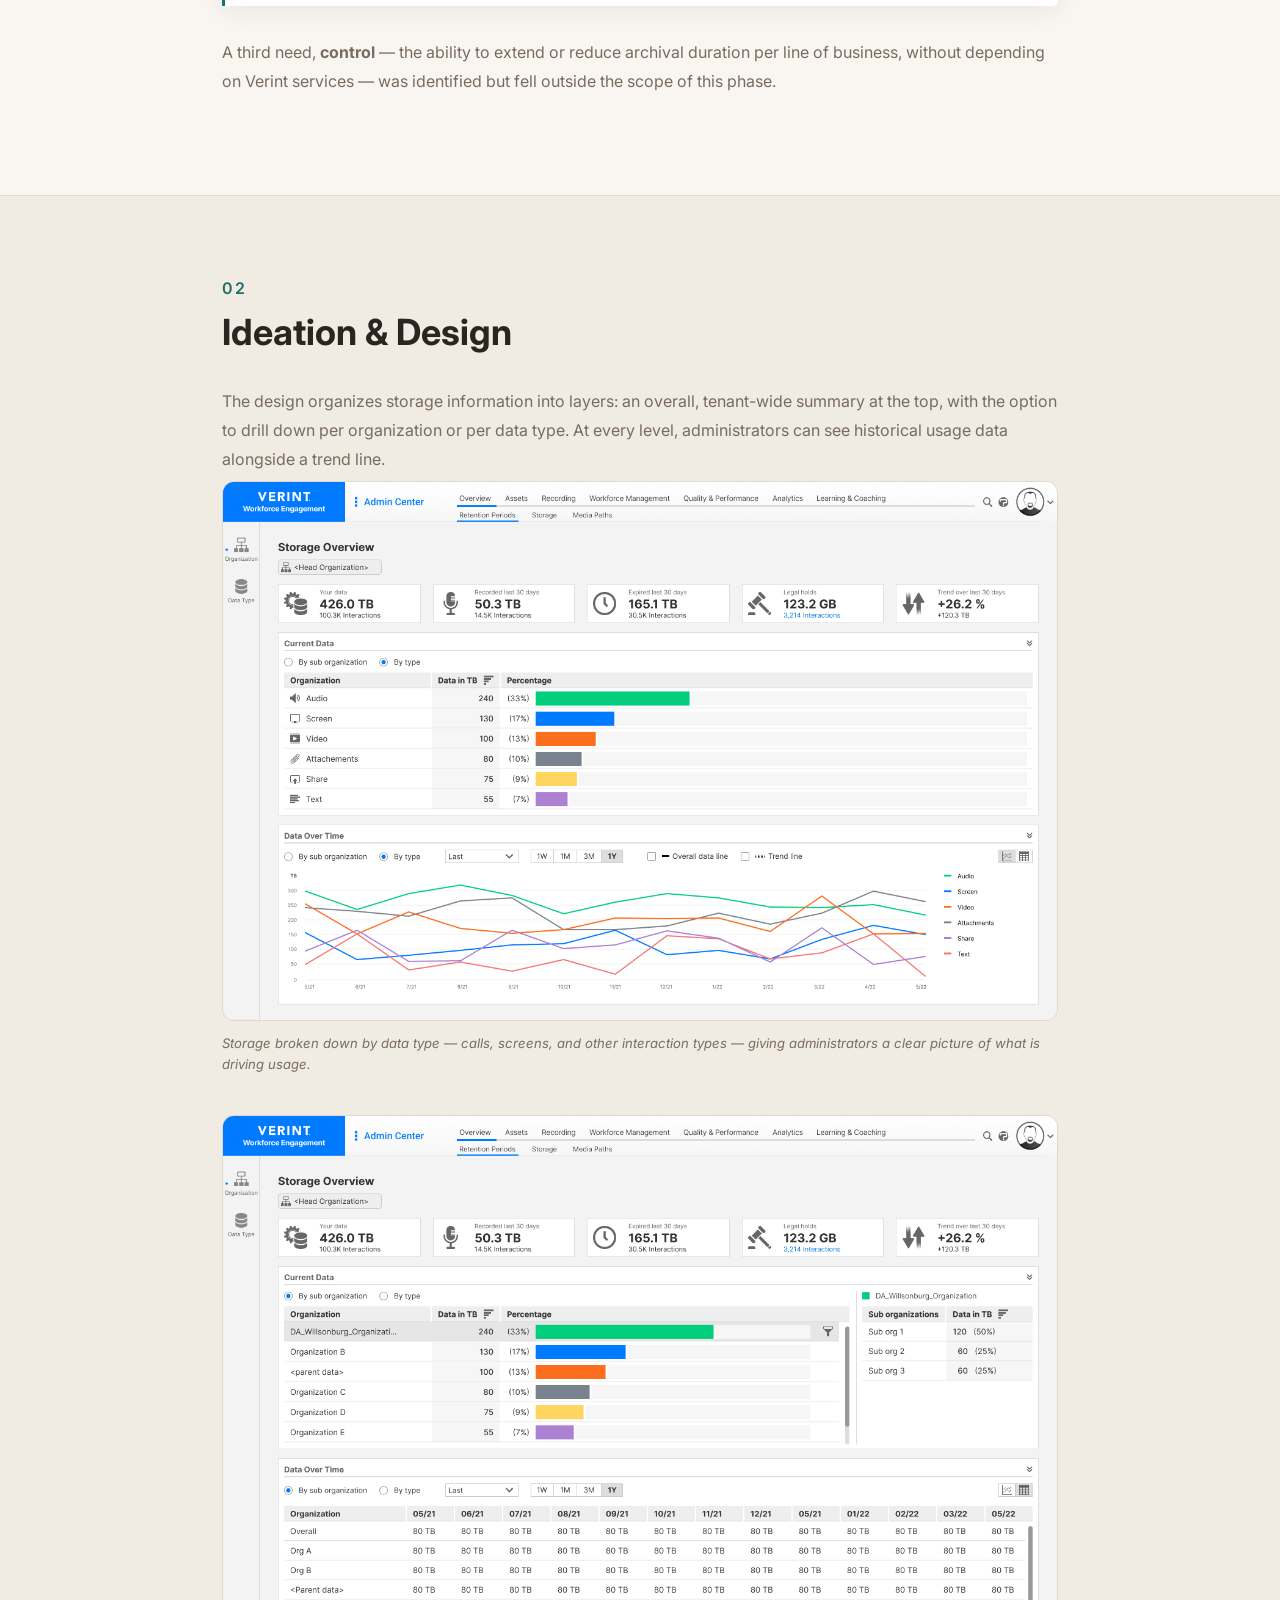
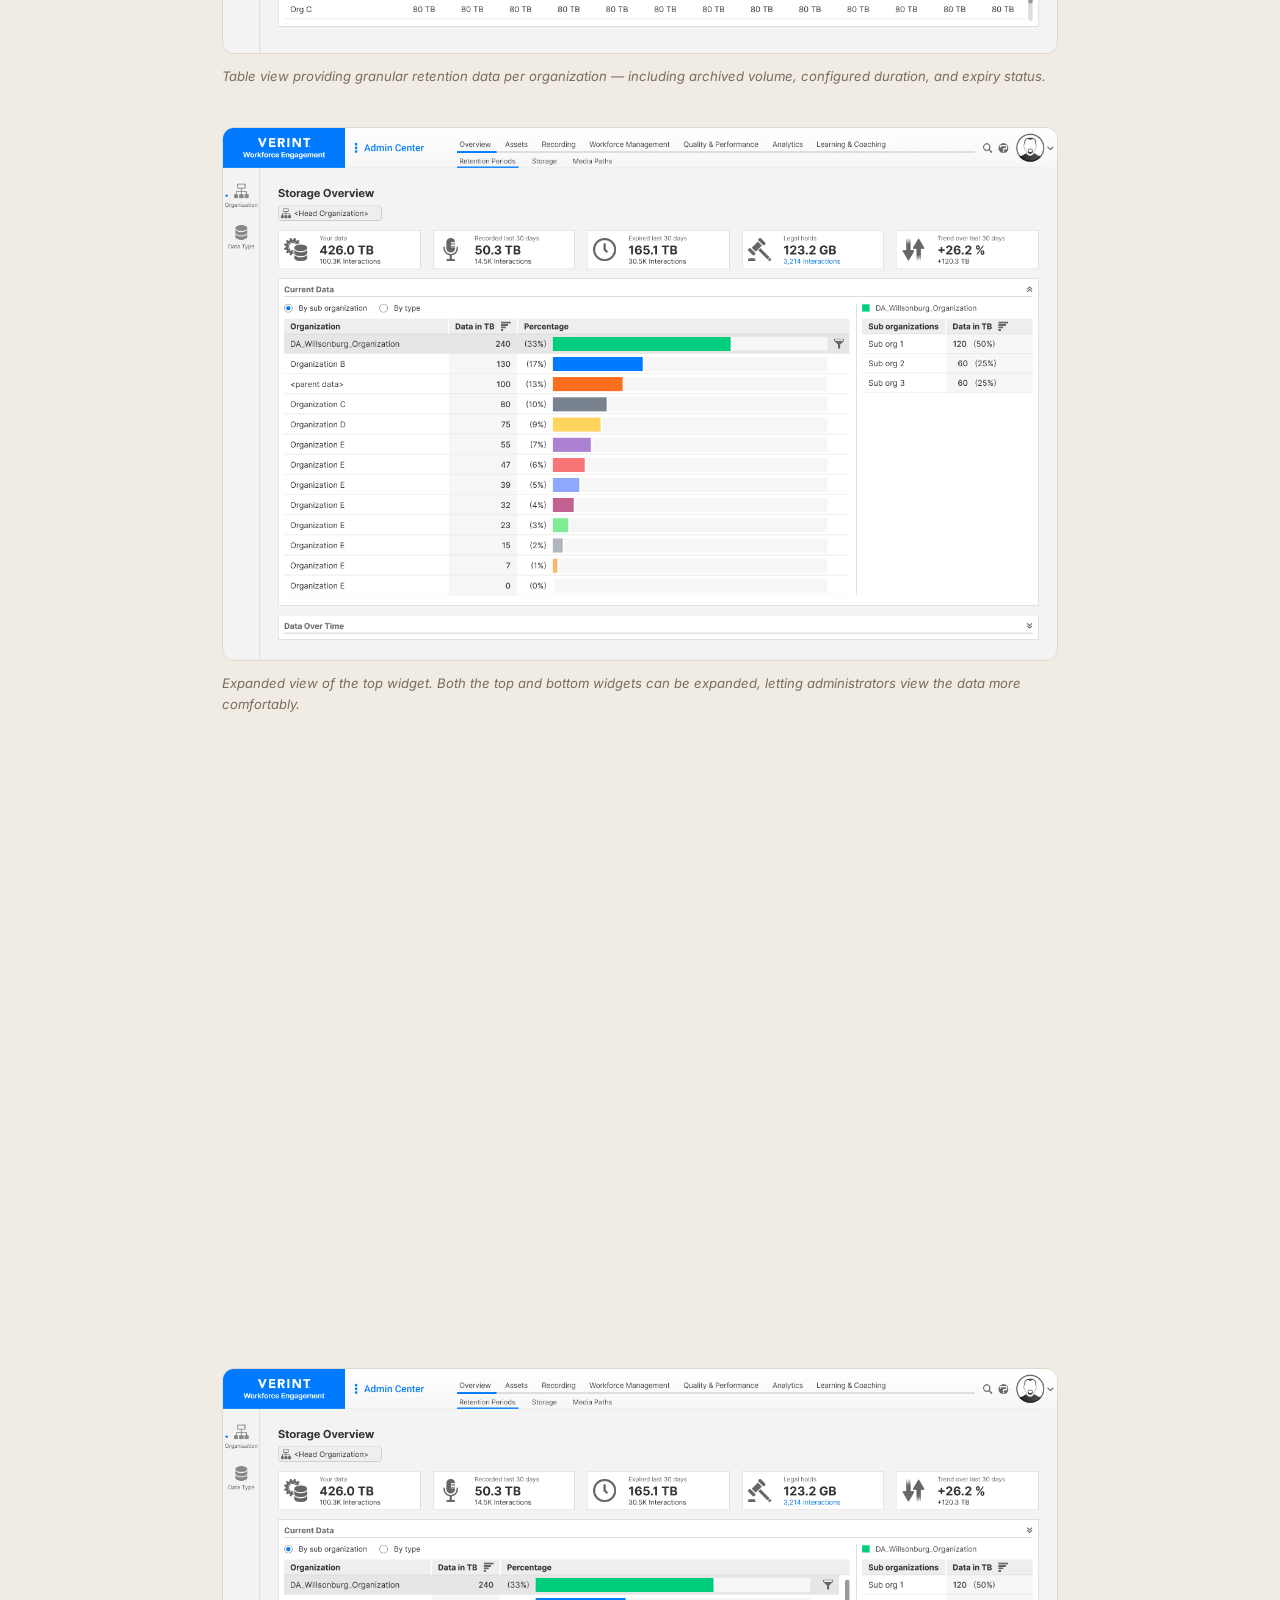
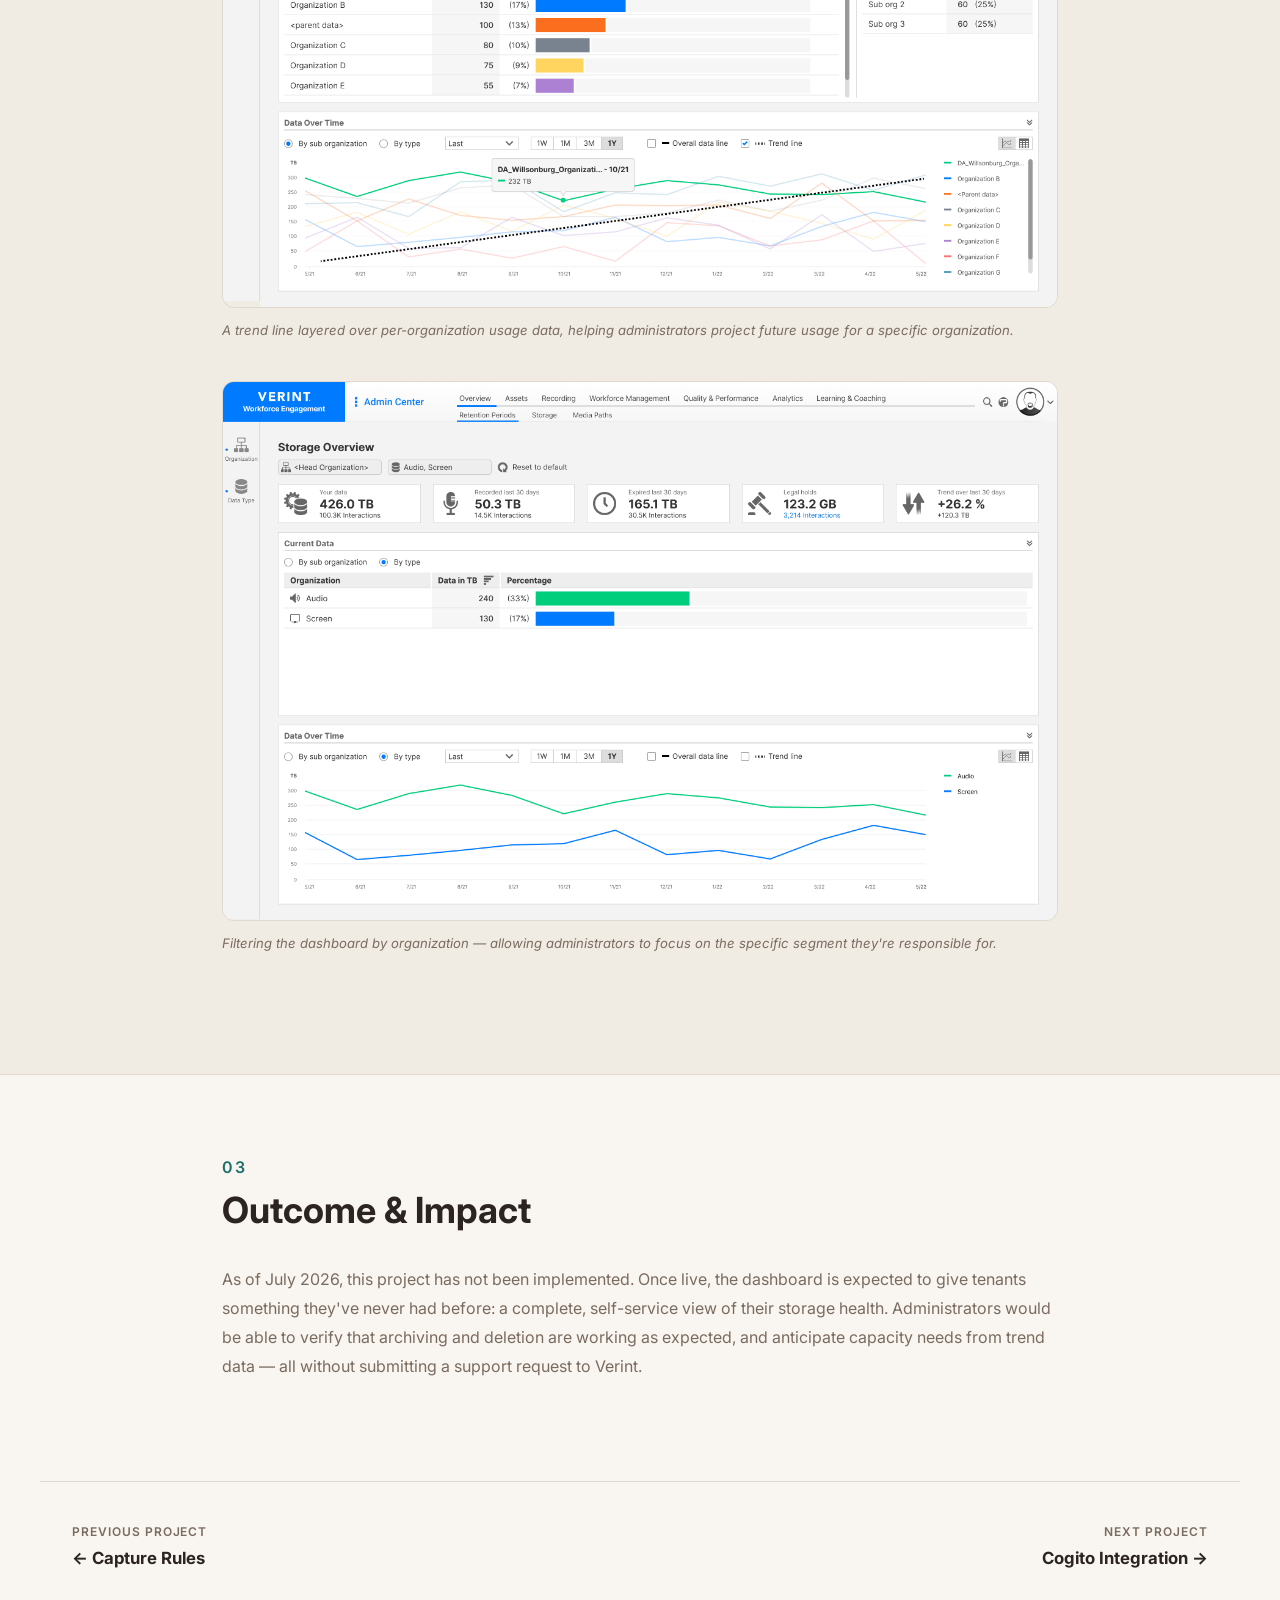
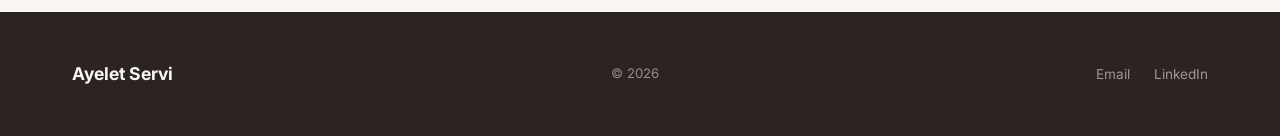
<file: projects/retention-dashboard.html>
<!DOCTYPE html>
<html lang="en">
<head>
  <meta charset="UTF-8" />
  <meta name="viewport" content="width=device-width, initial-scale=1.0" />
  <meta name="description" content="Retention Dashboard — Ayelet Servi" />
  <title>Retention Dashboard — Ayelet Servi</title>
  <link rel="icon" type="image/svg+xml" href="data:image/svg+xml,%3Csvg xmlns='http://www.w3.org/2000/svg' viewBox='0 0 32 32'%3E%3Crect width='32' height='32' rx='8' fill='%231F6F6B'/%3E%3Ctext x='16' y='22' font-family='Arial, sans-serif' font-size='15' font-weight='700' fill='%23F9F6F1' text-anchor='middle'%3EAS%3C/text%3E%3C/svg%3E" />
  <meta property="og:type" content="website" />
  <meta property="og:site_name" content="Ayelet Servi" />
  <meta property="og:title" content="Retention Dashboard — Ayelet Servi" />
  <meta property="og:description" content="Designing a data-rich dashboard for monitoring retention policies across media types, with trend analysis and filtering capabilities for compliance teams." />
  <meta property="og:image" content="../images/Retention%20dashboard/Retention%20dashboard%20-%20general.png" />
  <meta name="twitter:card" content="summary_large_image" />
  <link rel="preconnect" href="https://fonts.googleapis.com" />
  <link rel="preconnect" href="https://fonts.gstatic.com" crossorigin />
  <link href="https://fonts.googleapis.com/css2?family=Inter:wght@300;400;500;600&display=swap" rel="stylesheet" />
  <link rel="stylesheet" href="../css/style.css" />
</head>
<body>

  <a href="#main" class="skip-link">Skip to main content</a>

  <header class="site-header" id="site-header">
    <nav class="nav-container" aria-label="Main navigation">
      <a href="../index.html" class="nav-logo">Ayelet Servi</a>
      <button class="nav-toggle" aria-label="Toggle navigation menu" aria-expanded="false" aria-controls="nav-menu">
        <span class="hamburger-line"></span>
        <span class="hamburger-line"></span>
        <span class="hamburger-line"></span>
      </button>
      <ul class="nav-links" id="nav-menu" role="list">
        <li><a href="../index.html#work"    class="nav-link">Selected projects</a></li>
        <li><a href="../index.html#about"   class="nav-link">About me</a></li>
        <li><a href="../index.html#contact" class="nav-link">Contact</a></li>
      </ul>
    </nav>
  </header>

  <main id="main">

    <section class="cs-hero">
      <div class="container">
        <a href="../index.html#work" class="back-link">← Back to selected projects</a>
        <div class="cs-meta-row">
          <span class="tag">Dashboard</span>
          <span class="tag">Verint</span>
          <span class="tag">Data Visualization</span>
        </div>
        <h1 class="cs-title">Retention Dashboard</h1>
        <p class="cs-subtitle">Designing a data-rich dashboard for monitoring retention policies across media types, with trend analysis and filtering capabilities for compliance teams.</p>
        <div class="cs-overview">
          <h2 class="cs-overview__heading">Overview</h2>
          <p class="cs-overview__text">The design aims to give tenants a self-service window into their interaction storage — visibility into how it's being archived and deleted, and forecasting to plan future needs — without requiring Verint involvement. The dashboard organizes storage information into layers, from a high-level health check down to granular detail by data type and line of business, letting administrators monitor trends and understand usage on their own.</p>        </div>
      </div>
    </section>

    <section class="cs-section">
      <div class="cs-container">
        <h2>The Problem</h2>
        <p>
          Tenants had no visibility into how their recorded interactions were stored, archived, or deleted. They couldn't tell whether archiving was working correctly, whether expired calls were being purged as expected, or how much storage they would need in the future.
        </p>
        <p>
          The goal was to give tenants a self-service window into their storage — to monitor its health, understand usage trends, and forecast future needs, all without Verint involvement.
        </p>
      </div>
    </section>

    <hr class="cs-divider" />

    <section class="cs-section">
      <div class="cs-container">
        <div class="cs-section-header">
          <span class="section-label">01</span>
          <h2>Understanding the Needs</h2>
        </div>
        <p>
          Two core user needs shaped the design direction:
        </p>
        <ul class="cs-insights">
          <li><strong>Visibility</strong> — tenants need to see the current state of their storage: what is being archived, what is expiring, and whether deletions are happening as configured.</li>
          <li><strong>Forecasting</strong> — based on historical data, tenants want to predict future storage requirements so they can plan ahead and avoid surprises.</li>
        </ul>
        <p style="margin-top: 2rem;">
          A third need, <strong>control</strong> — the ability to extend or reduce archival duration per line of business, without depending on Verint services — was identified but fell outside the scope of this phase.
        </p>
      </div>
    </section>

    <hr class="cs-divider" />

    <section class="cs-section cs-section--alt">
      <div class="cs-container">
        <div class="cs-section-header">
          <span class="section-label">02</span>
          <h2>Ideation &amp; Design</h2>
        </div>
        <p>
          The design organizes storage information into layers: an overall, tenant-wide summary at the top, with the option to drill down per organization or per data type. At every level, administrators can see historical usage data alongside a trend line.
        </p>
        <figure class="cs-image-block reveal">
          <img
            src="../images/Retention%20dashboard/Retention%20dashboard%20-%20by%20media%20type.png"
            alt="Retention Dashboard — breakdown by media type"
            width="1000"
            height="560"
            loading="lazy"
          />
          <figcaption>Storage broken down by data type — calls, screens, and other interaction types — giving administrators a clear picture of what is driving usage.</figcaption>
        </figure>
        <figure class="cs-image-block reveal">
          <img
            src="../images/Retention%20dashboard/Retention%20dashboard%20-%20table%20view.png"
            alt="Retention Dashboard — table view with per-LOB detail"
            width="1000"
            height="560"
            loading="lazy"
          />
          <figcaption>Table view providing granular retention data per organization — including archived volume, configured duration, and expiry status.</figcaption>
        </figure>
        <figure class="cs-image-block reveal">
          <img
            src="../images/Retention%20dashboard/Retention%20dashboard%20-%20expanded1.png"
            alt="Retention Dashboard — expanded line of business view"
            width="1000"
            height="560"
            loading="lazy"
          />
          <figcaption>Expanded view of the top widget. Both the top and bottom widgets can be expanded, letting administrators view the data more comfortably.</figcaption>
        </figure>
        <figure class="cs-image-block reveal">
          <img
            src="../images/Retention%20dashboard/Retention%20dashboard%20-%20Overall%20data%20line.png"
            alt="Retention Dashboard — overall data trend line"
            width="1000"
            height="560"
            loading="lazy"
          />
          <figcaption>The overall data line showing storage usage over time, with the y-axis scaling dynamically.</figcaption>
        </figure>
        <figure class="cs-image-block reveal">
          <img
            src="../images/Retention%20dashboard/Retention%20dashboard%20-%20trend%20line.png"
            alt="Retention Dashboard — data over time with projected trend line"
            width="1000"
            height="560"
            loading="lazy"
          />
          <figcaption>A trend line layered over per-organization usage data, helping administrators project future usage for a specific organization.</figcaption>
        </figure>
        <figure class="cs-image-block reveal">
          <img
            src="../images/Retention%20dashboard/Retention%20dashboard%20-%20filtered.png"
            alt="Retention Dashboard — filtered by line of business"
            width="1000"
            height="560"
            loading="lazy"
          />
          <figcaption>Filtering the dashboard by organization — allowing administrators to focus on the specific segment they're responsible for.</figcaption>
        </figure>
      </div>
    </section>

    <hr class="cs-divider" />

    <section class="cs-section">
      <div class="cs-container">
        <div class="cs-section-header">
          <span class="section-label">03</span>
          <h2>Outcome &amp; Impact</h2>
        </div>
        <p>
          As of July 2026, this project has not been implemented. Once live, the dashboard is expected to give tenants something they've never had before: a complete, self-service view of their storage health. Administrators would be able to verify that archiving and deletion are working as expected, and anticipate capacity needs from trend data — all without submitting a support request to Verint.
        </p>
      </div>
    </section>

    <nav class="cs-project-nav" aria-label="Project navigation">
      <a href="capture-rules.html" class="cs-project-nav__back">
        <span>Previous project</span>
        <strong>← Capture Rules</strong>
      </a>
      <a href="cogito-integration.html" class="cs-project-nav__next">
        <span>Next project</span>
        <strong>Cogito Integration →</strong>
      </a>
    </nav>

  </main>

  <footer class="site-footer">
    <div class="container footer-inner">
      <p class="footer-name">Ayelet Servi</p>
      <p class="footer-copy">© <span class="footer-year"></span></p>
      <ul class="footer-links" role="list">
        <li><a href="mailto:ayelet.servi@gmail.com">Email</a></li>
        <li><a href="https://www.linkedin.com/in/ayelet-servi" target="_blank" rel="noopener noreferrer">LinkedIn</a></li>
      </ul>
    </div>
  </footer>

  <script src="../js/main.js"></script>
</body>
</html>
</file>
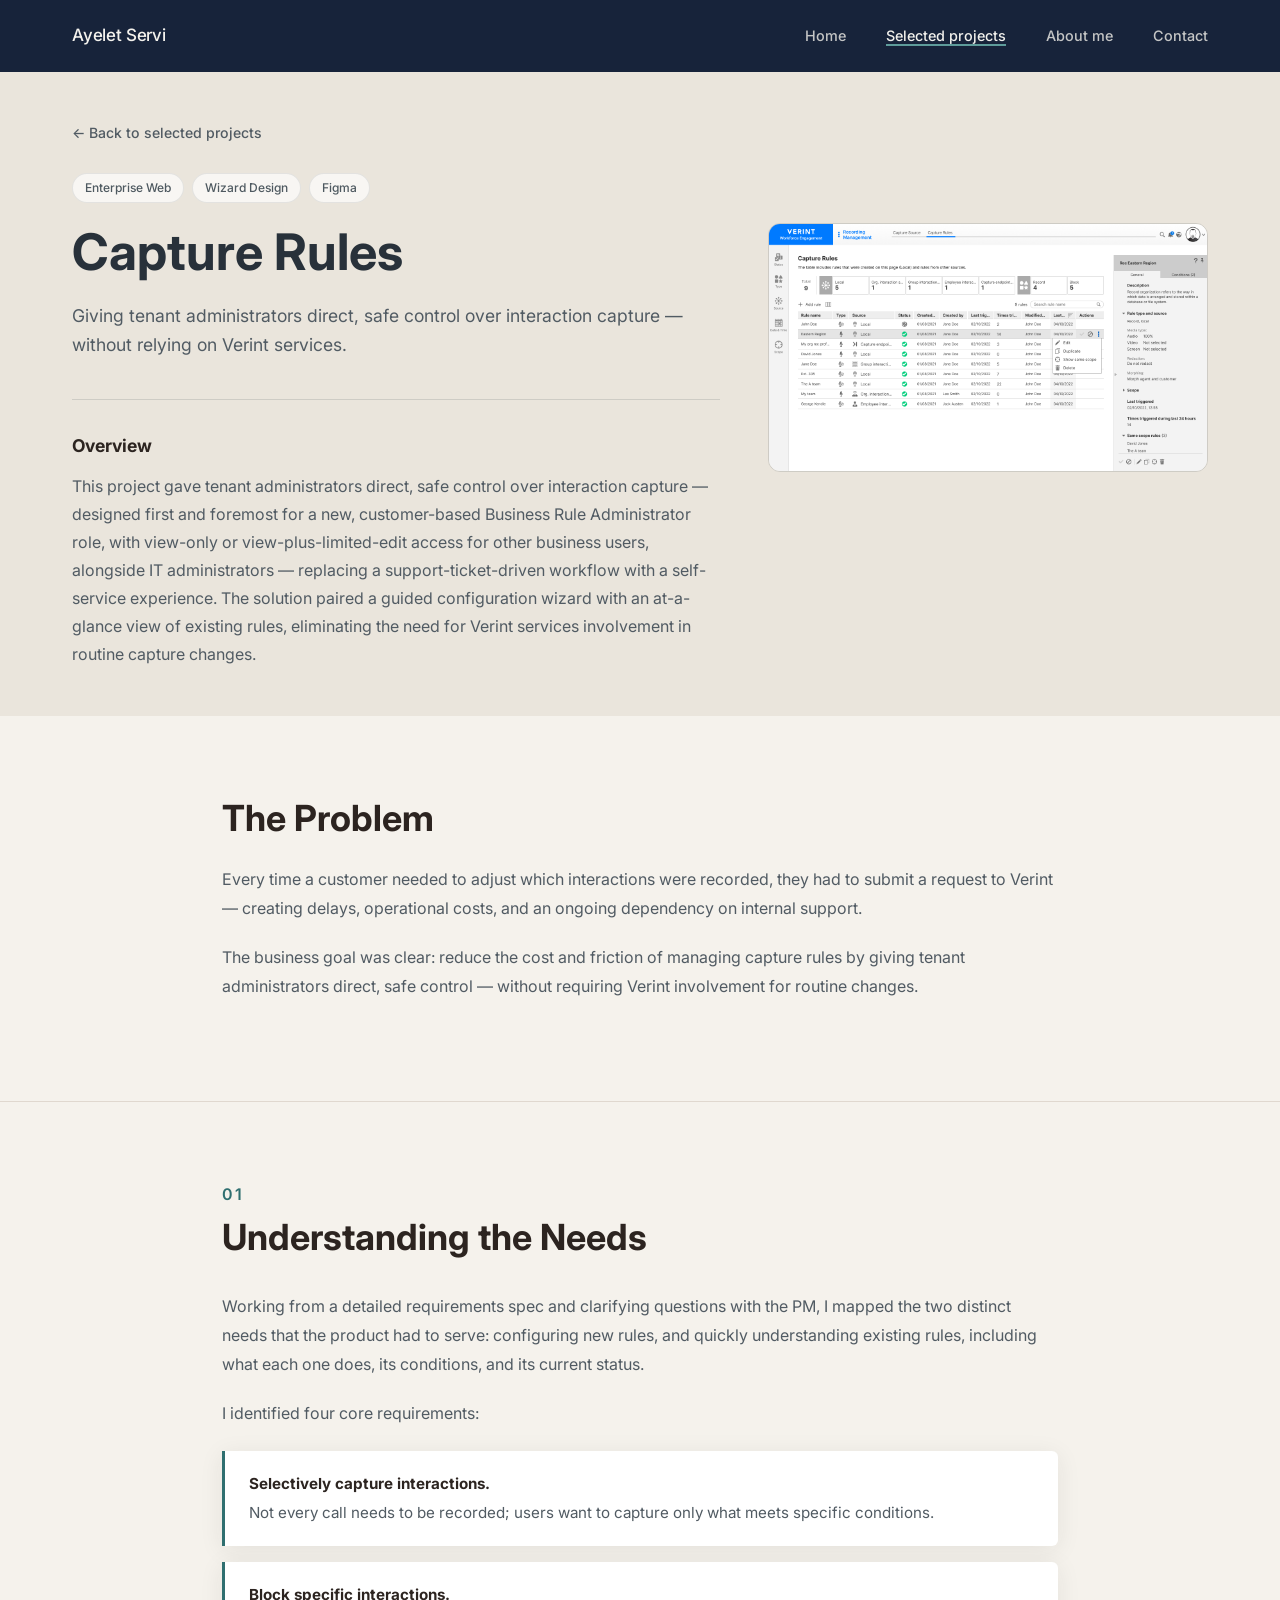
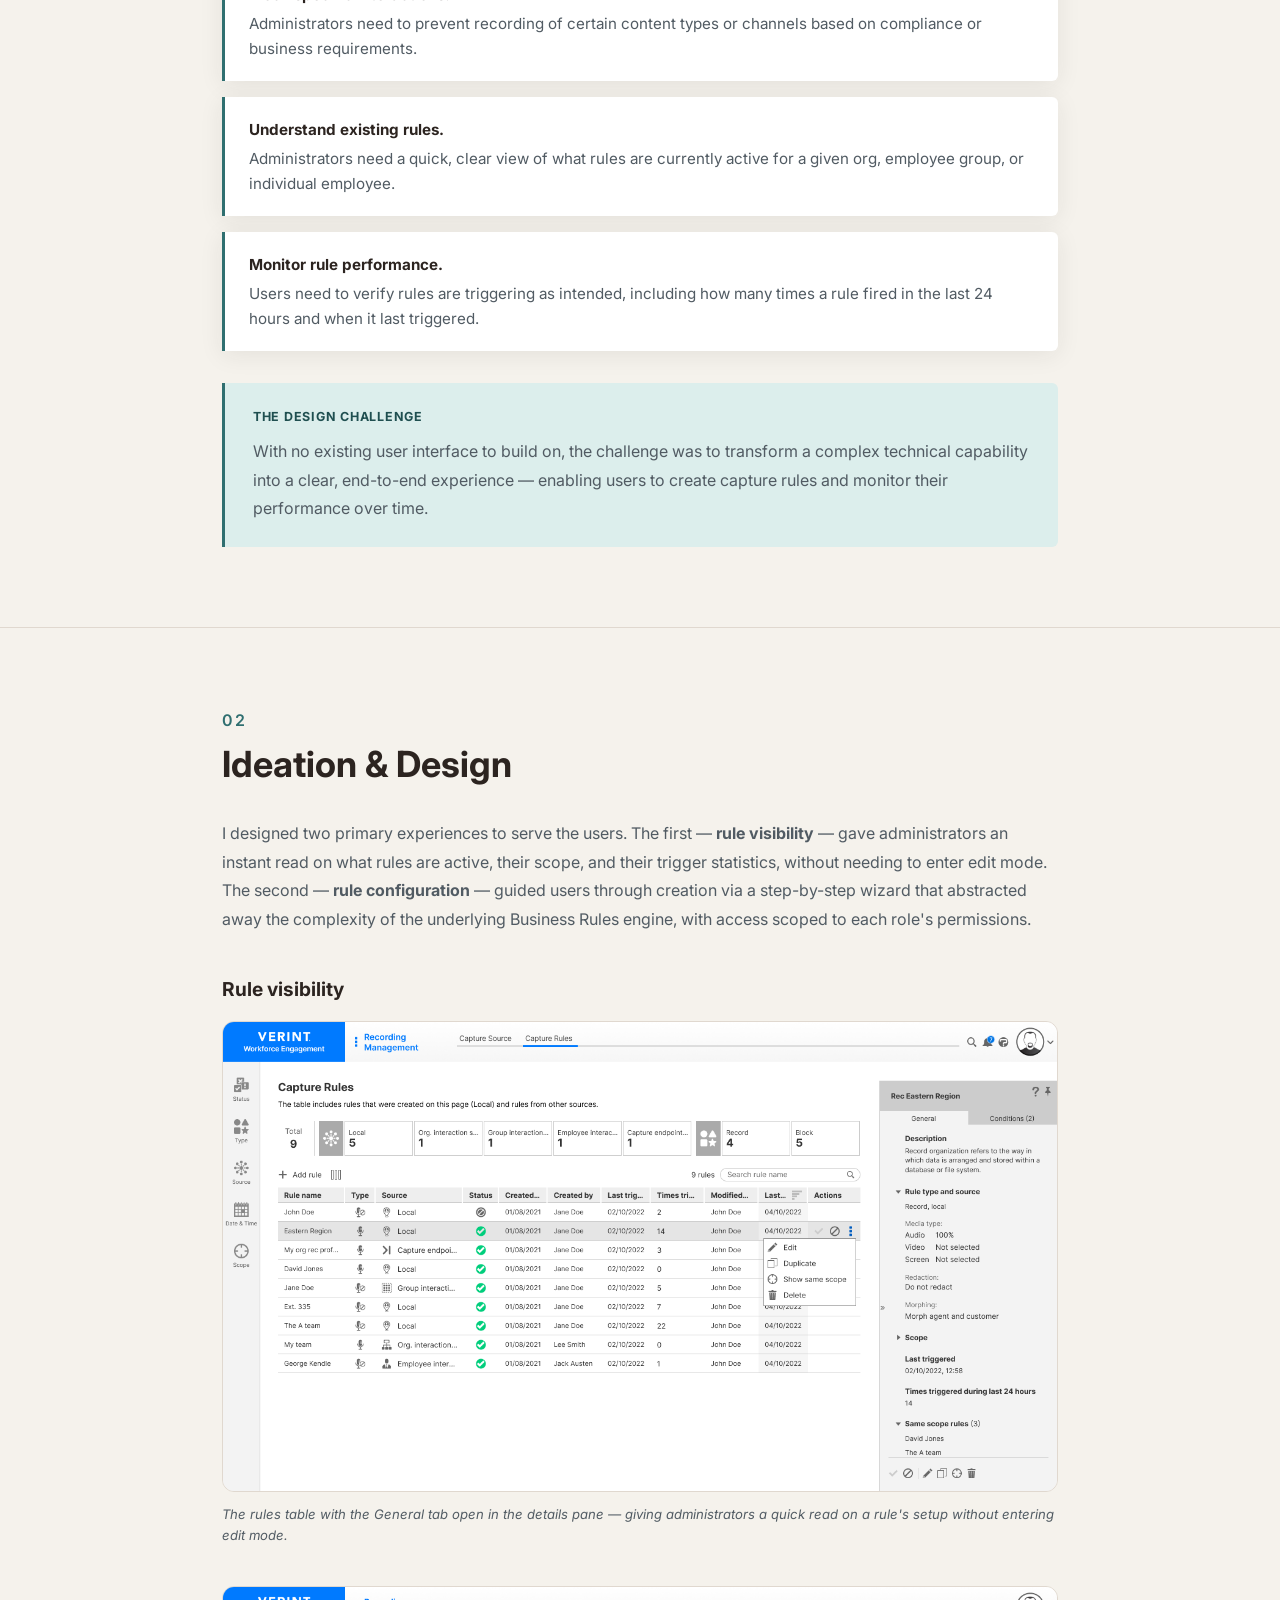
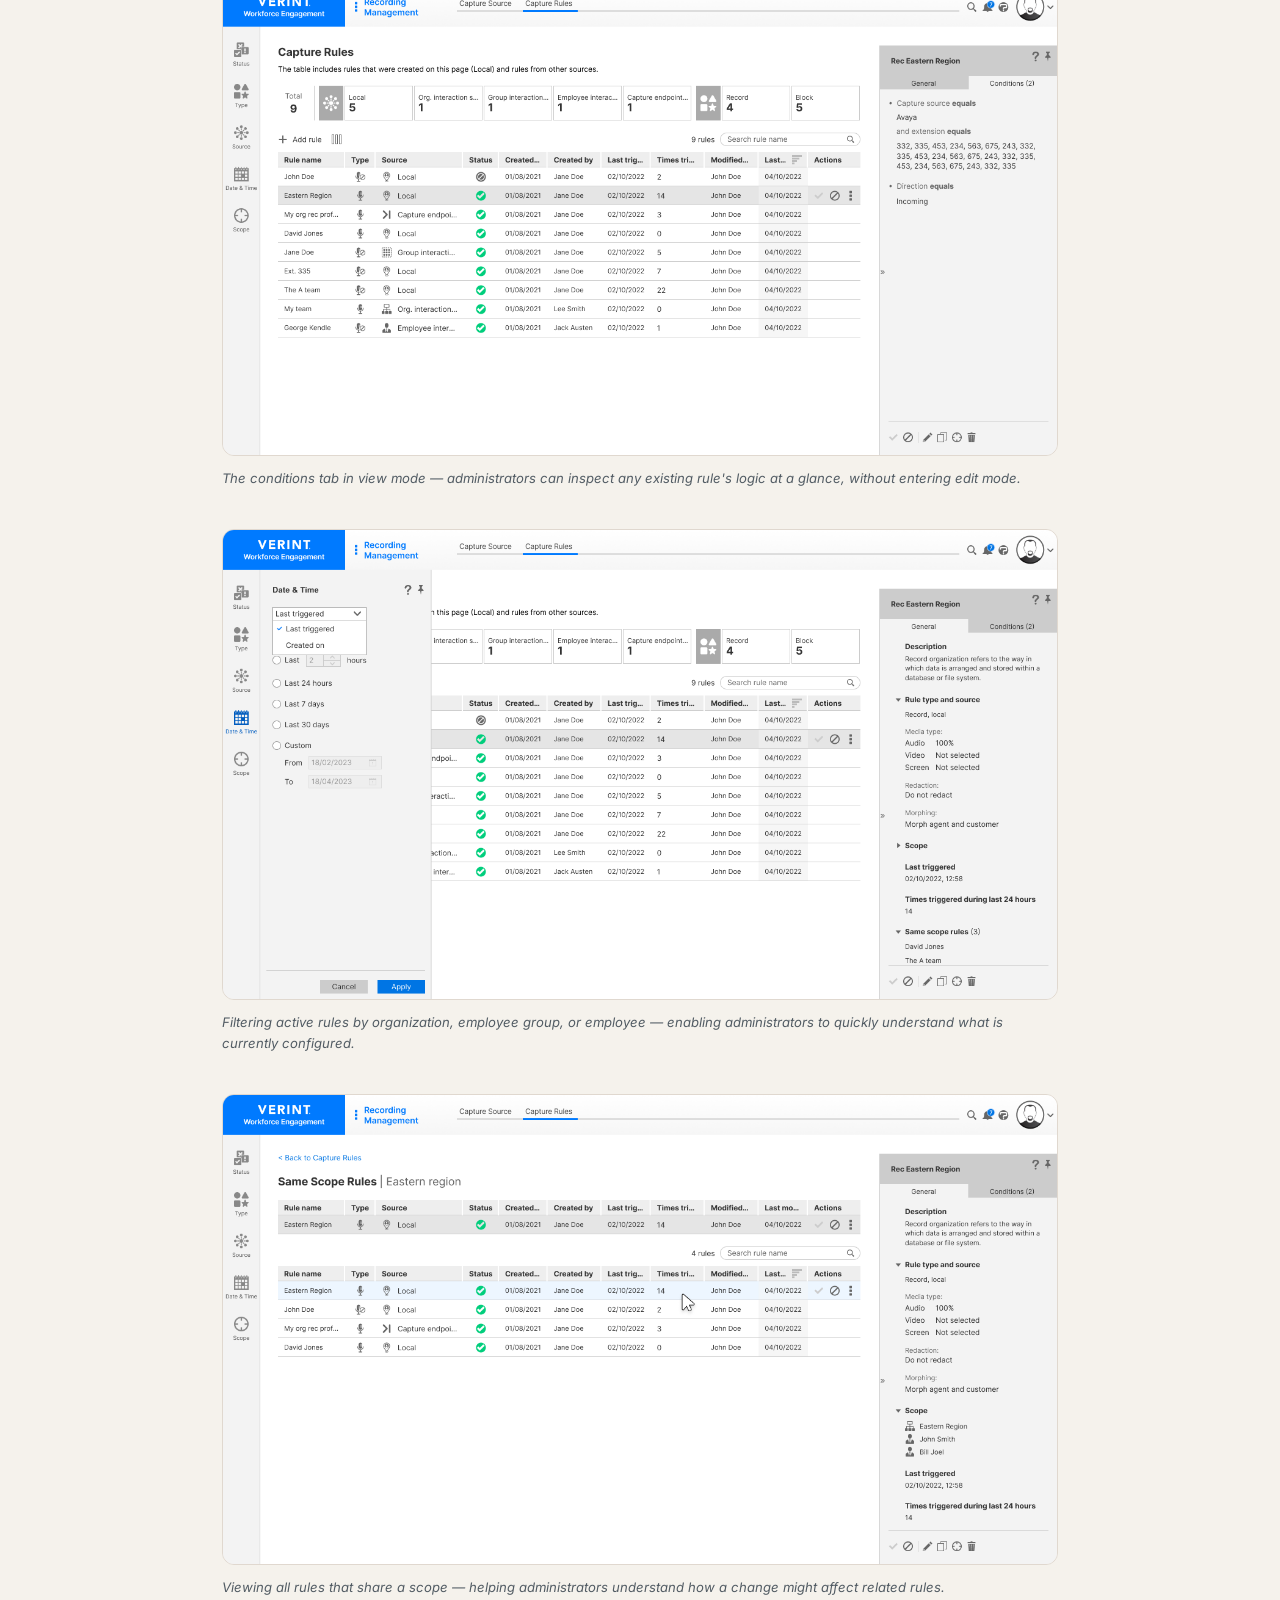
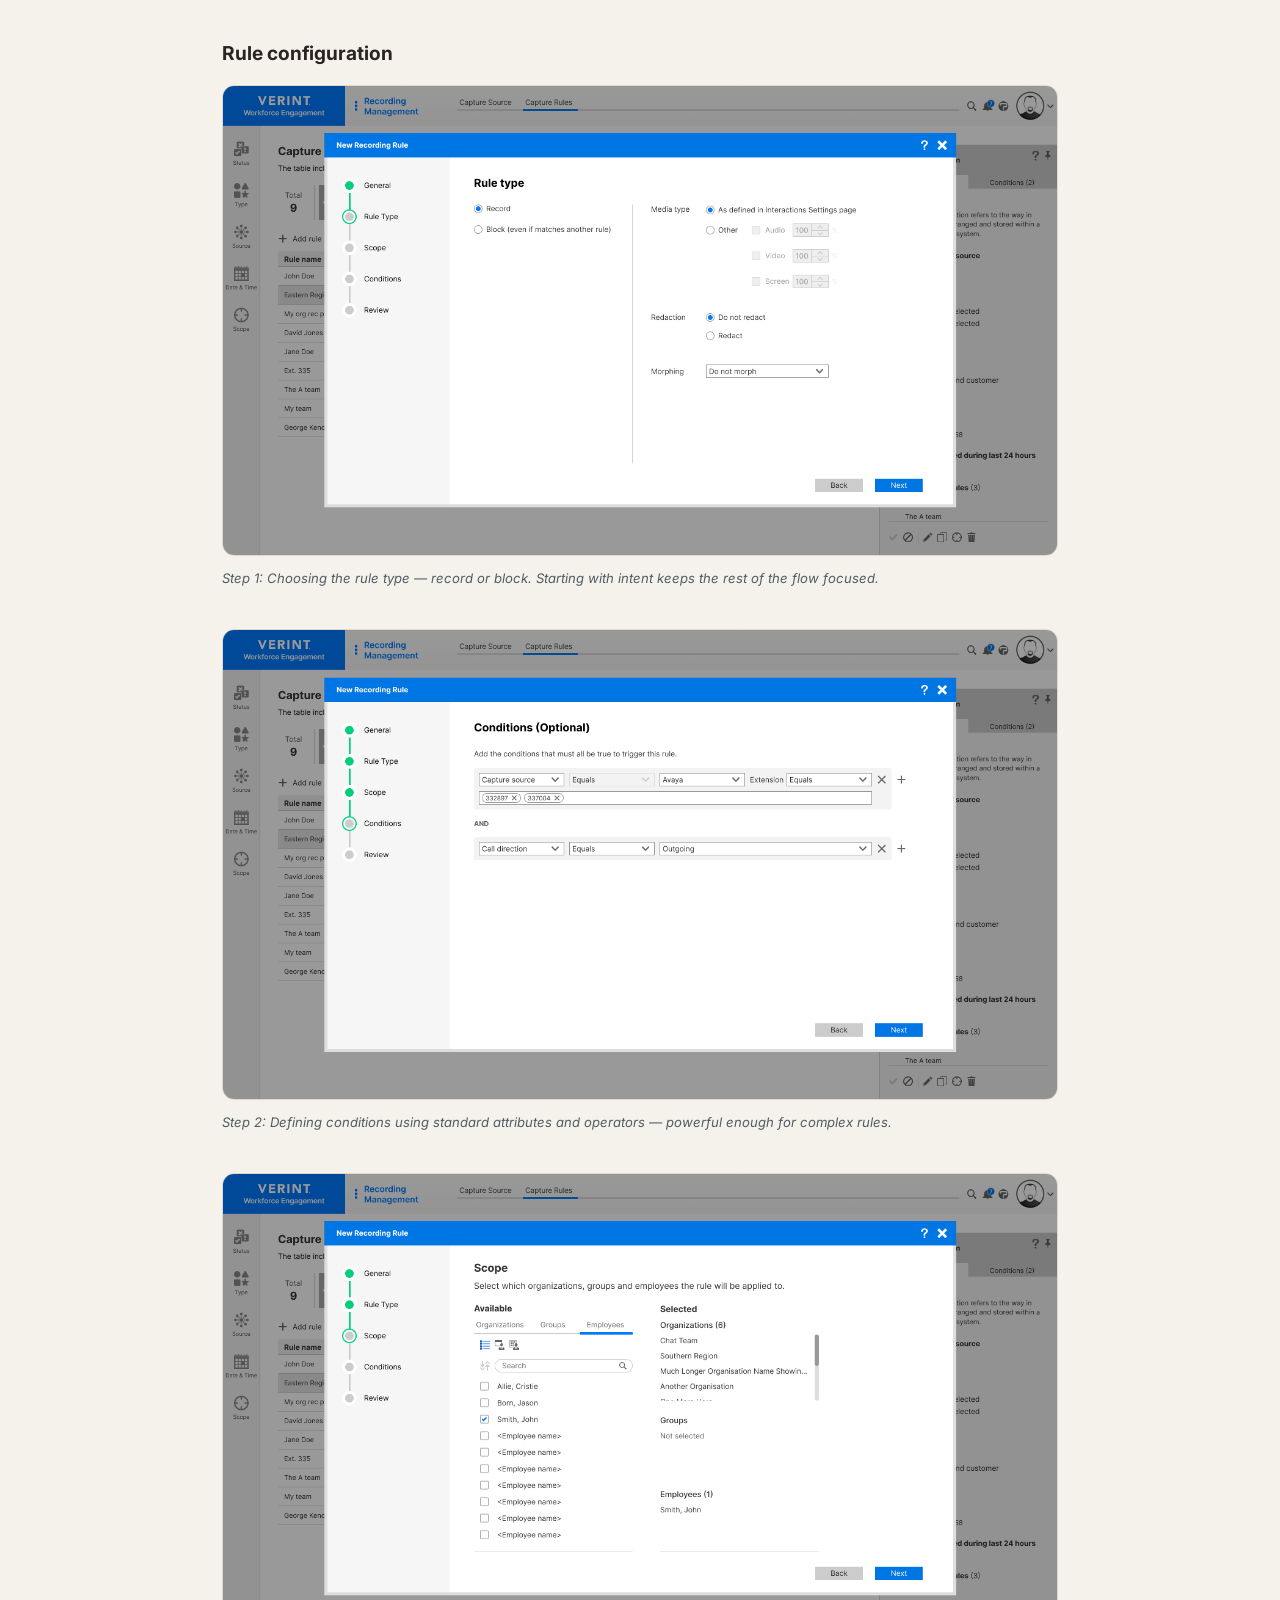
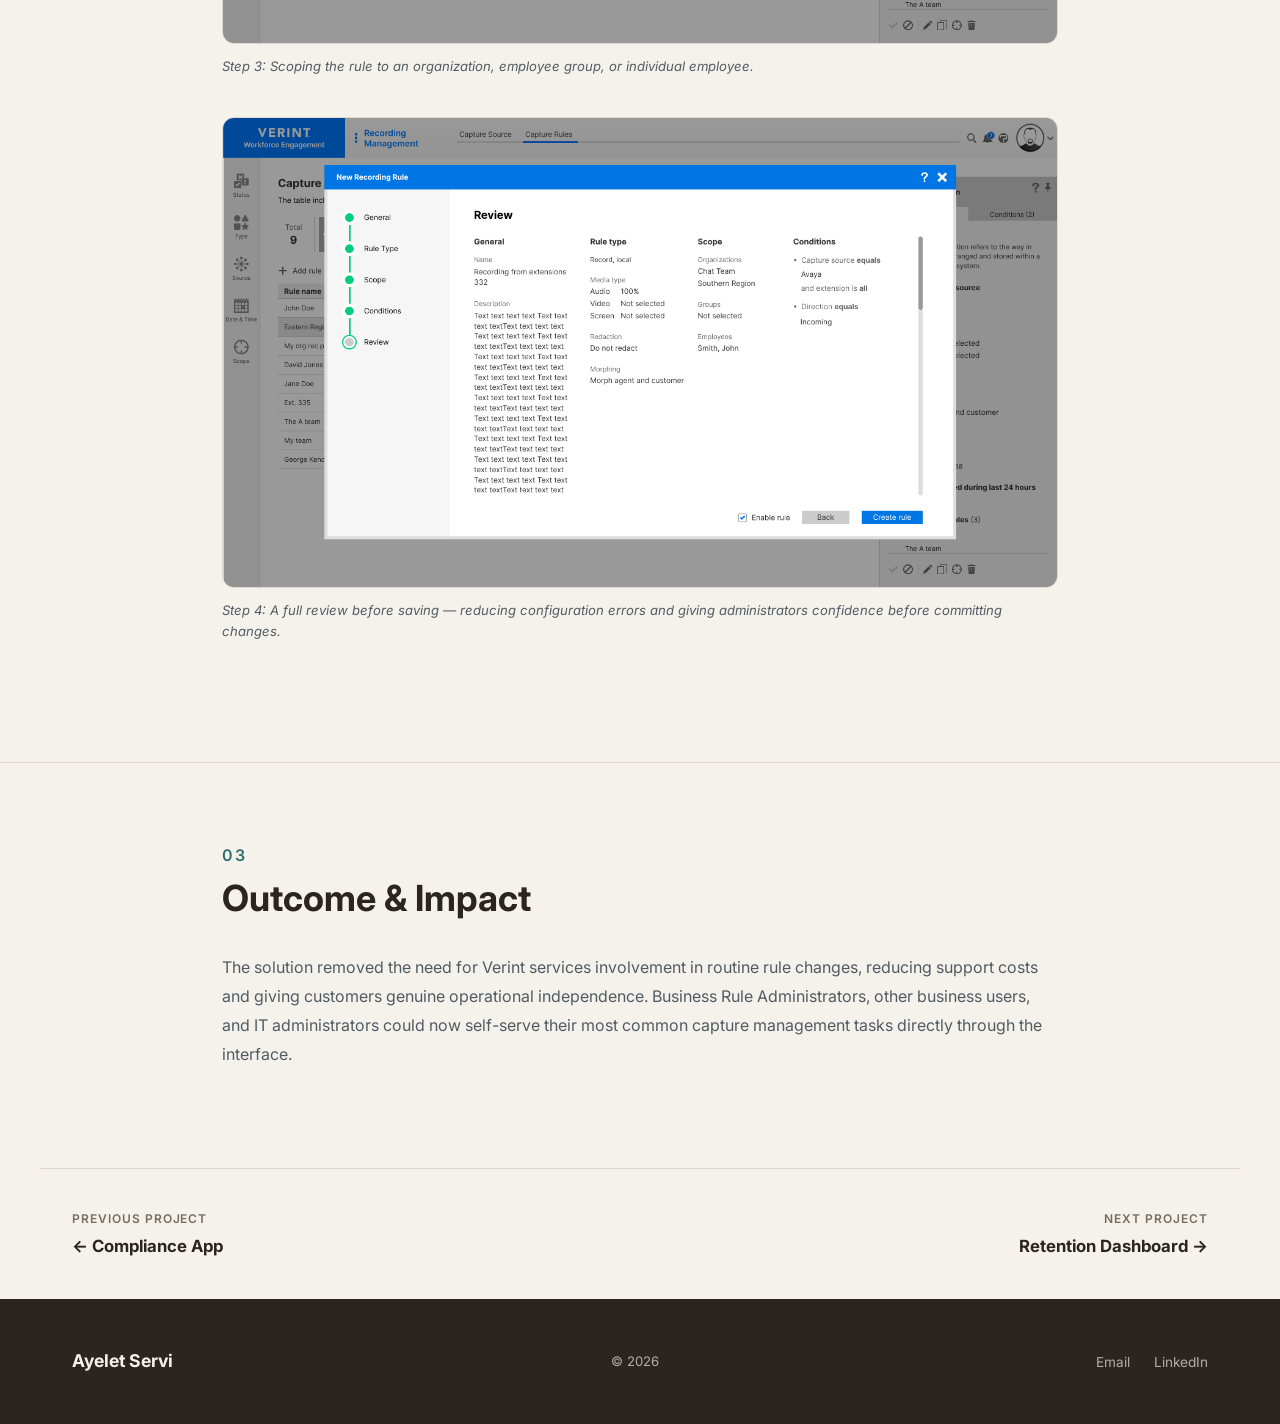
<file: docs/projects/capture-rules.html>
<!DOCTYPE html>
<html lang="en">
<head>
  <meta charset="UTF-8" />
  <meta name="viewport" content="width=device-width, initial-scale=1.0" />
  <meta name="description" content="Capture Rules — Ayelet Servi" />
  <title>Capture Rules — Ayelet Servi</title>
  <link rel="icon" type="image/svg+xml" href="data:image/svg+xml,%3Csvg xmlns='http://www.w3.org/2000/svg' viewBox='0 0 32 32'%3E%3Crect width='32' height='32' rx='8' fill='%231F6F6B'/%3E%3Ctext x='16' y='22' font-family='Arial, sans-serif' font-size='15' font-weight='700' fill='%23F9F6F1' text-anchor='middle'%3EAS%3C/text%3E%3C/svg%3E" />
  <meta property="og:type" content="website" />
  <meta property="og:site_name" content="Ayelet Servi" />
  <meta property="og:title" content="Capture Rules — Ayelet Servi" />
  <meta property="og:description" content="Giving tenant administrators direct, safe control over interaction capture — without relying on Verint services." />
  <meta property="og:image" content="../images/Capture%20rules/Capture%20rules%20-%20general.png" />
  <meta name="twitter:card" content="summary_large_image" />
  <link rel="preconnect" href="https://fonts.googleapis.com" />
  <link rel="preconnect" href="https://fonts.gstatic.com" crossorigin />
  <link href="https://fonts.googleapis.com/css2?family=Inter:wght@300;400;500;600&display=swap" rel="stylesheet" />
  <link rel="stylesheet" href="../css/style.css" />
  <noscript><style>.reveal { opacity: 1 !important; transform: none !important; }</style></noscript>
</head>
<body>

  <a href="#main" class="skip-link">Skip to main content</a>

  <header class="site-header" id="site-header">
    <nav class="nav-container" aria-label="Main navigation">
      <a href="../index.html" class="nav-logo">Ayelet Servi</a>
      <button class="nav-toggle" aria-label="Toggle navigation menu" aria-expanded="false" aria-controls="nav-menu">
        <span class="hamburger-line"></span>
        <span class="hamburger-line"></span>
        <span class="hamburger-line"></span>
      </button>
      <ul class="nav-links" id="nav-menu" role="list">
        <li><a href="../index.html" class="nav-link">Home</a></li>
        <li><a href="../index.html#work"    class="nav-link active">Selected projects</a></li>
        <li><a href="../index.html#about"   class="nav-link">About me</a></li>
        <li><a href="../index.html#contact" class="nav-link">Contact</a></li>
      </ul>
    </nav>
  </header>

  <main id="main">

    <section class="cs-hero">
      <div class="container">
        <a href="../index.html#work" class="back-link">← Back to selected projects</a>
        <div class="cs-meta-row">
          <span class="project-tag">Enterprise Web</span>
          <span class="project-tag">Wizard Design</span>
          <span class="project-tag">Figma</span>
        </div>
        <div class="cs-hero__grid">
          <div class="cs-hero__text">
            <h1 class="cs-title">Capture Rules</h1>
            <p class="cs-subtitle">Giving tenant administrators direct, safe control over interaction capture — without relying on Verint services.</p>
            <div class="cs-overview">
              <h2 class="cs-overview__heading">Overview</h2>
              <p class="cs-overview__text">This project gave tenant administrators direct, safe control over interaction capture — designed first and foremost for a new, customer-based Business Rule Administrator role, with view-only or view-plus-limited-edit access for other business users, alongside IT administrators — replacing a support-ticket-driven workflow with a self-service experience. The solution paired a guided configuration wizard with an at-a-glance view of existing rules, eliminating the need for Verint services involvement in routine capture changes.</p>
            </div>
          </div>
          <div class="cs-hero__image">
            <img src="../images/Capture%20rules/Capture%20rules%20-%20general.png" alt="Capture Rules — general view" width="800" height="500" loading="lazy" />
          </div>
        </div>
      </div>
    </section>

    <section class="cs-section">
      <div class="cs-container">
        <h2>The Problem</h2>
        <p>
          Every time a customer needed to adjust which interactions were recorded, they had to submit a request to Verint — creating delays, operational costs, and an ongoing dependency on internal support.
        </p>
        <p>
          The business goal was clear: reduce the cost and friction of managing capture rules by giving tenant administrators direct, safe control — without requiring Verint involvement for routine changes.
        </p>
      </div>
    </section>

    <hr class="cs-divider" />

    <section class="cs-section">
      <div class="cs-container">
        <div class="cs-section-header">
          <span class="section-label">01</span>
          <h2>Understanding the Needs</h2>
        </div>
        <p>
          Working from a detailed requirements spec and clarifying questions with the PM, I mapped the two distinct needs that the product had to serve: configuring new rules, and quickly understanding existing rules, including what each one does, its conditions, and its current status.
        </p>
        <p>I identified four core requirements:</p>
        <ul class="cs-insights">
          <li><strong>Selectively capture interactions.</strong> Not every call needs to be recorded; users want to capture only what meets specific conditions.</li>
          <li><strong>Block specific interactions.</strong> Administrators need to prevent recording of certain content types or channels based on compliance or business requirements.</li>
          <li><strong>Understand existing rules.</strong> Administrators need a quick, clear view of what rules are currently active for a given org, employee group, or individual employee.</li>
          <li><strong>Monitor rule performance.</strong> Users need to verify rules are triggering as intended, including how many times a rule fired in the last 24 hours and when it last triggered.</li>
        </ul>
        <div class="cs-challenge">
          <span class="cs-challenge__label">The design challenge</span>
          <p>With no existing user interface to build on, the challenge was to transform a complex technical capability into a clear, end-to-end experience — enabling users to create capture rules and monitor their performance over time.</p>
        </div>
      </div>
    </section>

    <hr class="cs-divider" />

    <section class="cs-section cs-section--alt">
      <div class="cs-container">
        <div class="cs-section-header">
          <span class="section-label">02</span>
          <h2>Ideation &amp; Design</h2>
        </div>
        <p>
          I designed two primary experiences to serve the users. The first — <strong>rule visibility</strong> — gave administrators an instant read on what rules are active, their scope, and their trigger statistics, without needing to enter edit mode. The second — <strong>rule configuration</strong> — guided users through creation via a step-by-step wizard that abstracted away the complexity of the underlying Business Rules engine, with access scoped to each role's permissions.
        </p>
        <h3>Rule visibility</h3>
        <figure class="cs-image-block reveal">
          <img
            src="../images/Capture%20rules/Capture%20rules%20-%20general.png"
            alt="Capture Rules — table view with the General tab open in the details pane"
            width="1000"
            height="560"
            loading="lazy"
          />
          <figcaption>The rules table with the General tab open in the details pane — giving administrators a quick read on a rule's setup without entering edit mode.</figcaption>
        </figure>
        <figure class="cs-image-block reveal">
          <img
            src="../images/Capture%20rules/Capture%20rule%20-%20conditions%20tab.png"
            alt="Capture Rule — conditions tab in view mode"
            width="1000"
            height="560"
            loading="lazy"
          />
          <figcaption>The conditions tab in view mode — administrators can inspect any existing rule's logic at a glance, without entering edit mode.</figcaption>
        </figure>
        <figure class="cs-image-block reveal">
          <img
            src="../images/Capture%20rules/Capture%20rule%20-%20filters.png"
            alt="Capture Rule — filters panel"
            width="1000"
            height="560"
            loading="lazy"
          />
          <figcaption>Filtering active rules by organization, employee group, or employee — enabling administrators to quickly understand what is currently configured.</figcaption>
        </figure>
        <figure class="cs-image-block reveal">
          <img
            src="../images/Capture%20rules/Capture%20rules%20-%20show%20same%20scope%20rules.png"
            alt="Capture Rules — same scope rules view"
            width="1000"
            height="560"
            loading="lazy"
          />
          <figcaption>Viewing all rules that share a scope — helping administrators understand how a change might affect related rules.</figcaption>
        </figure>
        <h3>Rule configuration</h3>
        <figure class="cs-image-block reveal">
          <img
            src="../images/Capture%20rules/Capture%20rule%20-%20wizard%20-%20rule%20type%20step.png"
            alt="Capture Rule wizard — rule type step"
            width="1000"
            height="560"
            loading="lazy"
          />
          <figcaption>Step 1: Choosing the rule type — record or block. Starting with intent keeps the rest of the flow focused.</figcaption>
        </figure>
        <figure class="cs-image-block reveal">
          <img
            src="../images/Capture%20rules/Capture%20rule%20-%20wizard%20-%20conditions%20step.png"
            alt="Capture Rule wizard — conditions step"
            width="1000"
            height="560"
            loading="lazy"
          />
          <figcaption>Step 2: Defining conditions using standard attributes and operators — powerful enough for complex rules.</figcaption>
        </figure>
        <figure class="cs-image-block reveal">
          <img
            src="../images/Capture%20rules/Capture%20rule%20-%20wizard%20-%20scope%20step.png"
            alt="Capture Rule wizard — scope step"
            width="1000"
            height="560"
            loading="lazy"
          />
          <figcaption>Step 3: Scoping the rule to an organization, employee group, or individual employee.</figcaption>
        </figure>
        <figure class="cs-image-block reveal">
          <img
            src="../images/Capture%20rules/Capture%20rule%20-%20wizard%20-%20review%20step.png"
            alt="Capture Rule wizard — review step"
            width="1000"
            height="560"
            loading="lazy"
          />
          <figcaption>Step 4: A full review before saving — reducing configuration errors and giving administrators confidence before committing changes.</figcaption>
        </figure>
      </div>
    </section>

    <hr class="cs-divider" />

    <section class="cs-section">
      <div class="cs-container">
        <div class="cs-section-header">
          <span class="section-label">03</span>
          <h2>Outcome &amp; Impact</h2>
        </div>
        <p>
          The solution removed the need for Verint services involvement in routine rule changes, reducing support costs and giving customers genuine operational independence. Business Rule Administrators, other business users, and IT administrators could now self-serve their most common capture management tasks directly through the interface.
        </p>
      </div>
    </section>

    <nav class="cs-project-nav" aria-label="Project navigation">
      <a href="compliance-app.html" class="cs-project-nav__back">
        <span>Previous project</span>
        <strong>← Compliance App</strong>
      </a>
      <a href="retention-dashboard.html" class="cs-project-nav__next">
        <span>Next project</span>
        <strong>Retention Dashboard →</strong>
      </a>
    </nav>

  </main>

  <footer class="site-footer">
    <div class="container footer-inner">
      <p class="footer-name">Ayelet Servi</p>
      <p class="footer-copy">© <span class="footer-year"></span></p>
      <ul class="footer-links" role="list">
        <li><a href="mailto:ayelet.servi@gmail.com">Email</a></li>
        <li><a href="https://www.linkedin.com/in/ayelet-servi" target="_blank" rel="noopener noreferrer">LinkedIn</a></li>
      </ul>
    </div>
  </footer>

  <script src="../js/main.js"></script>
</body>
</html>
</file>
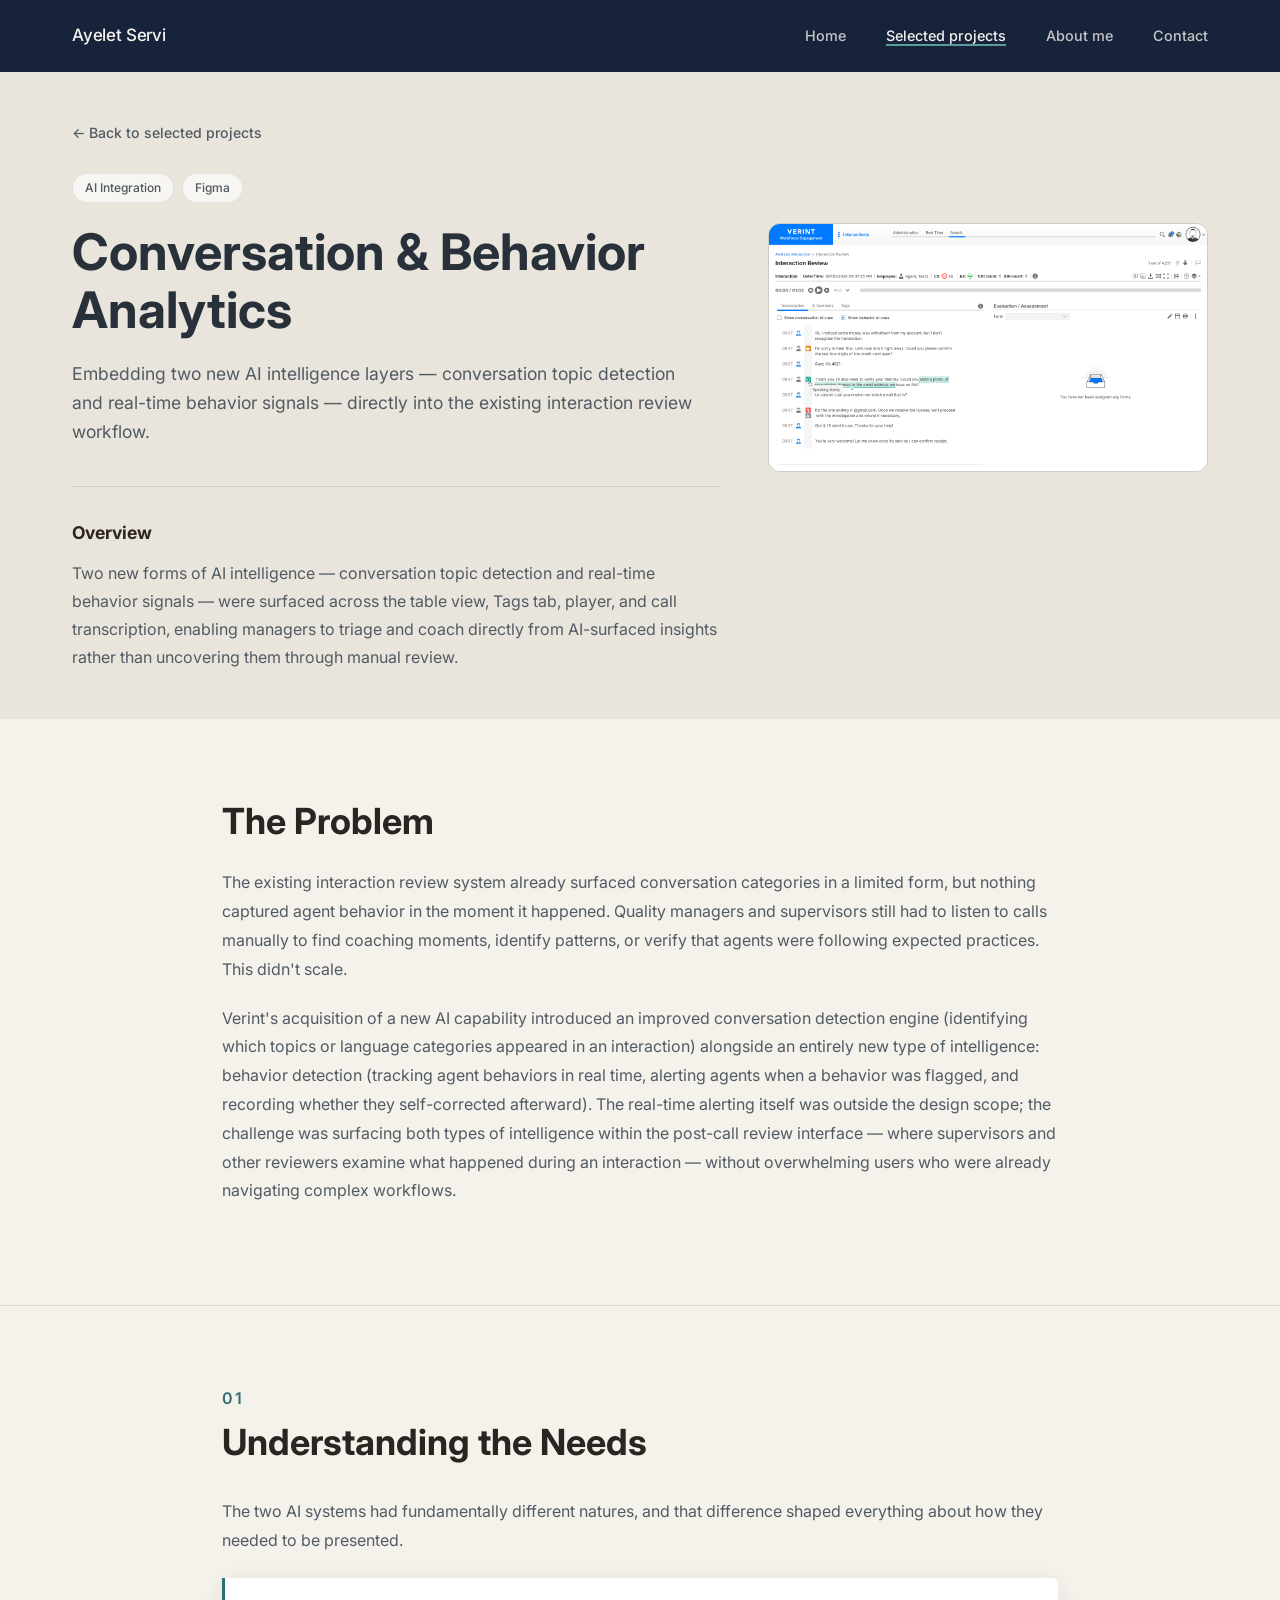
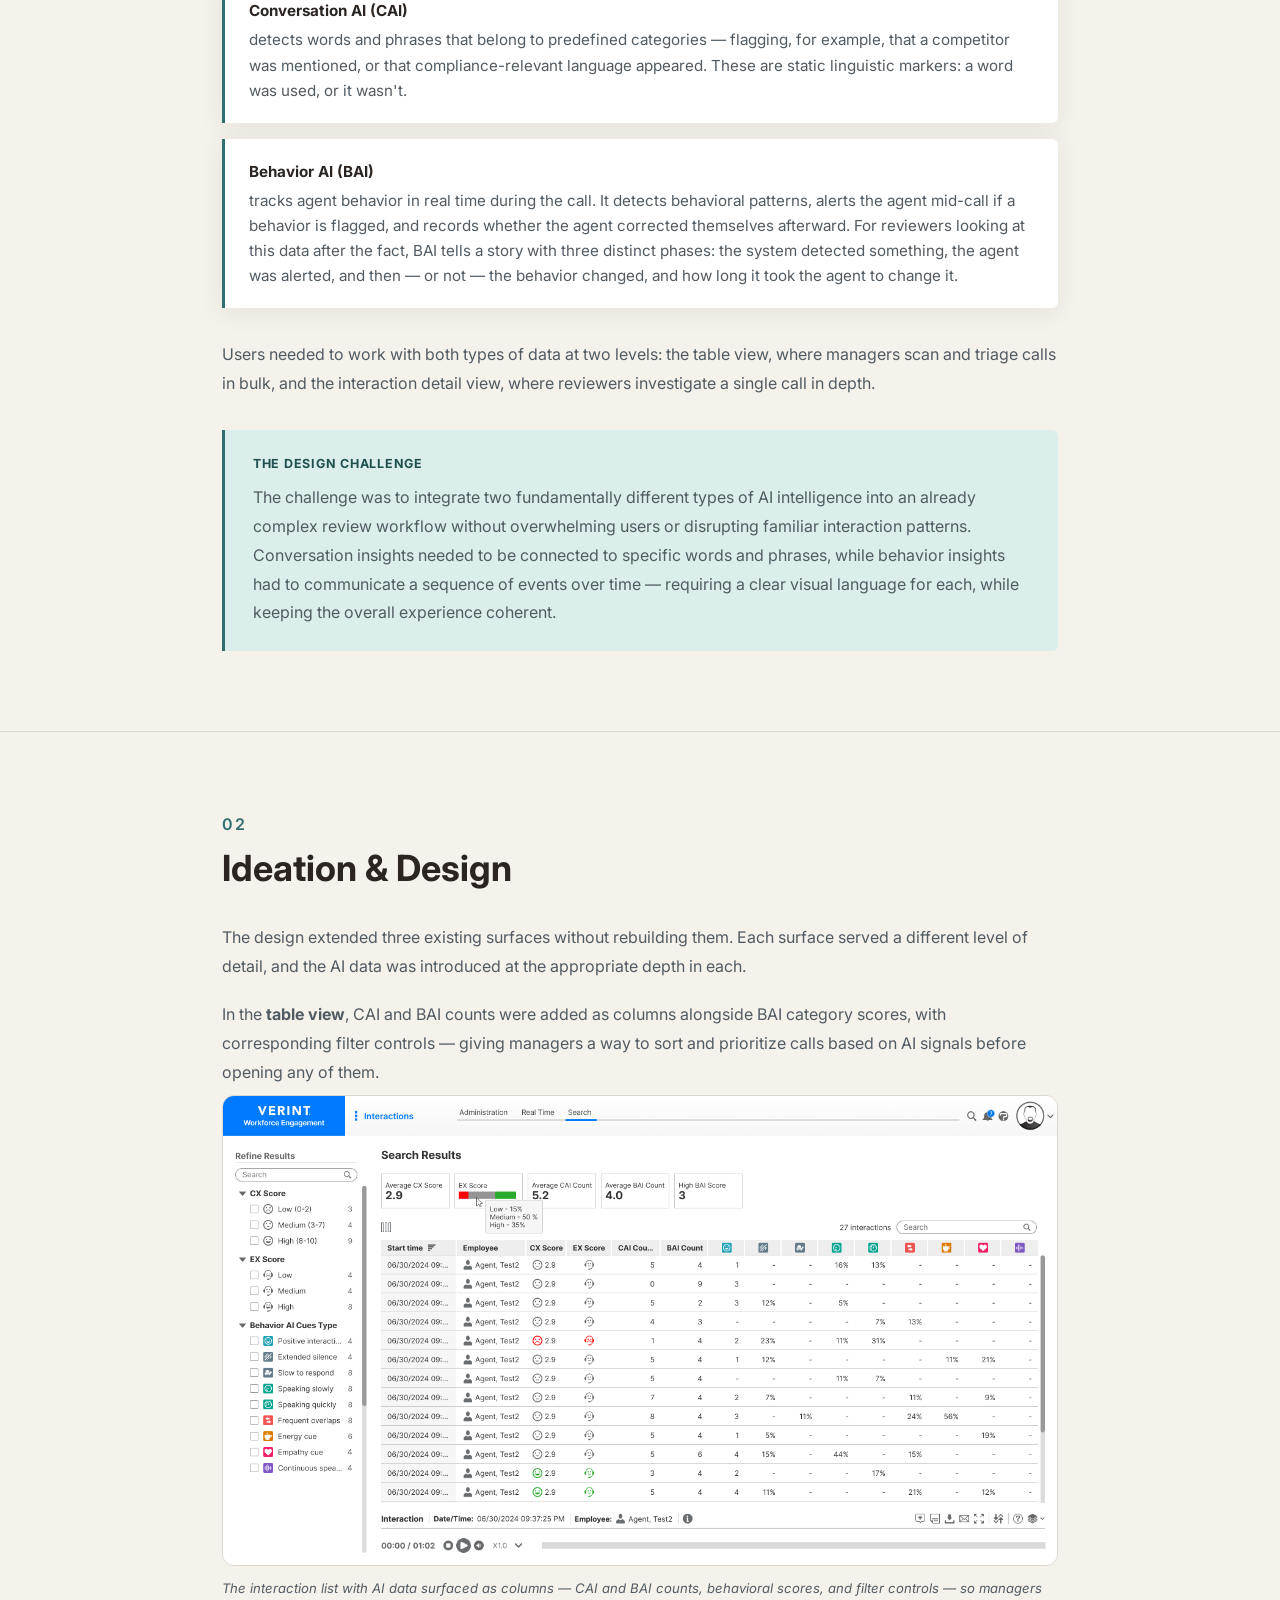
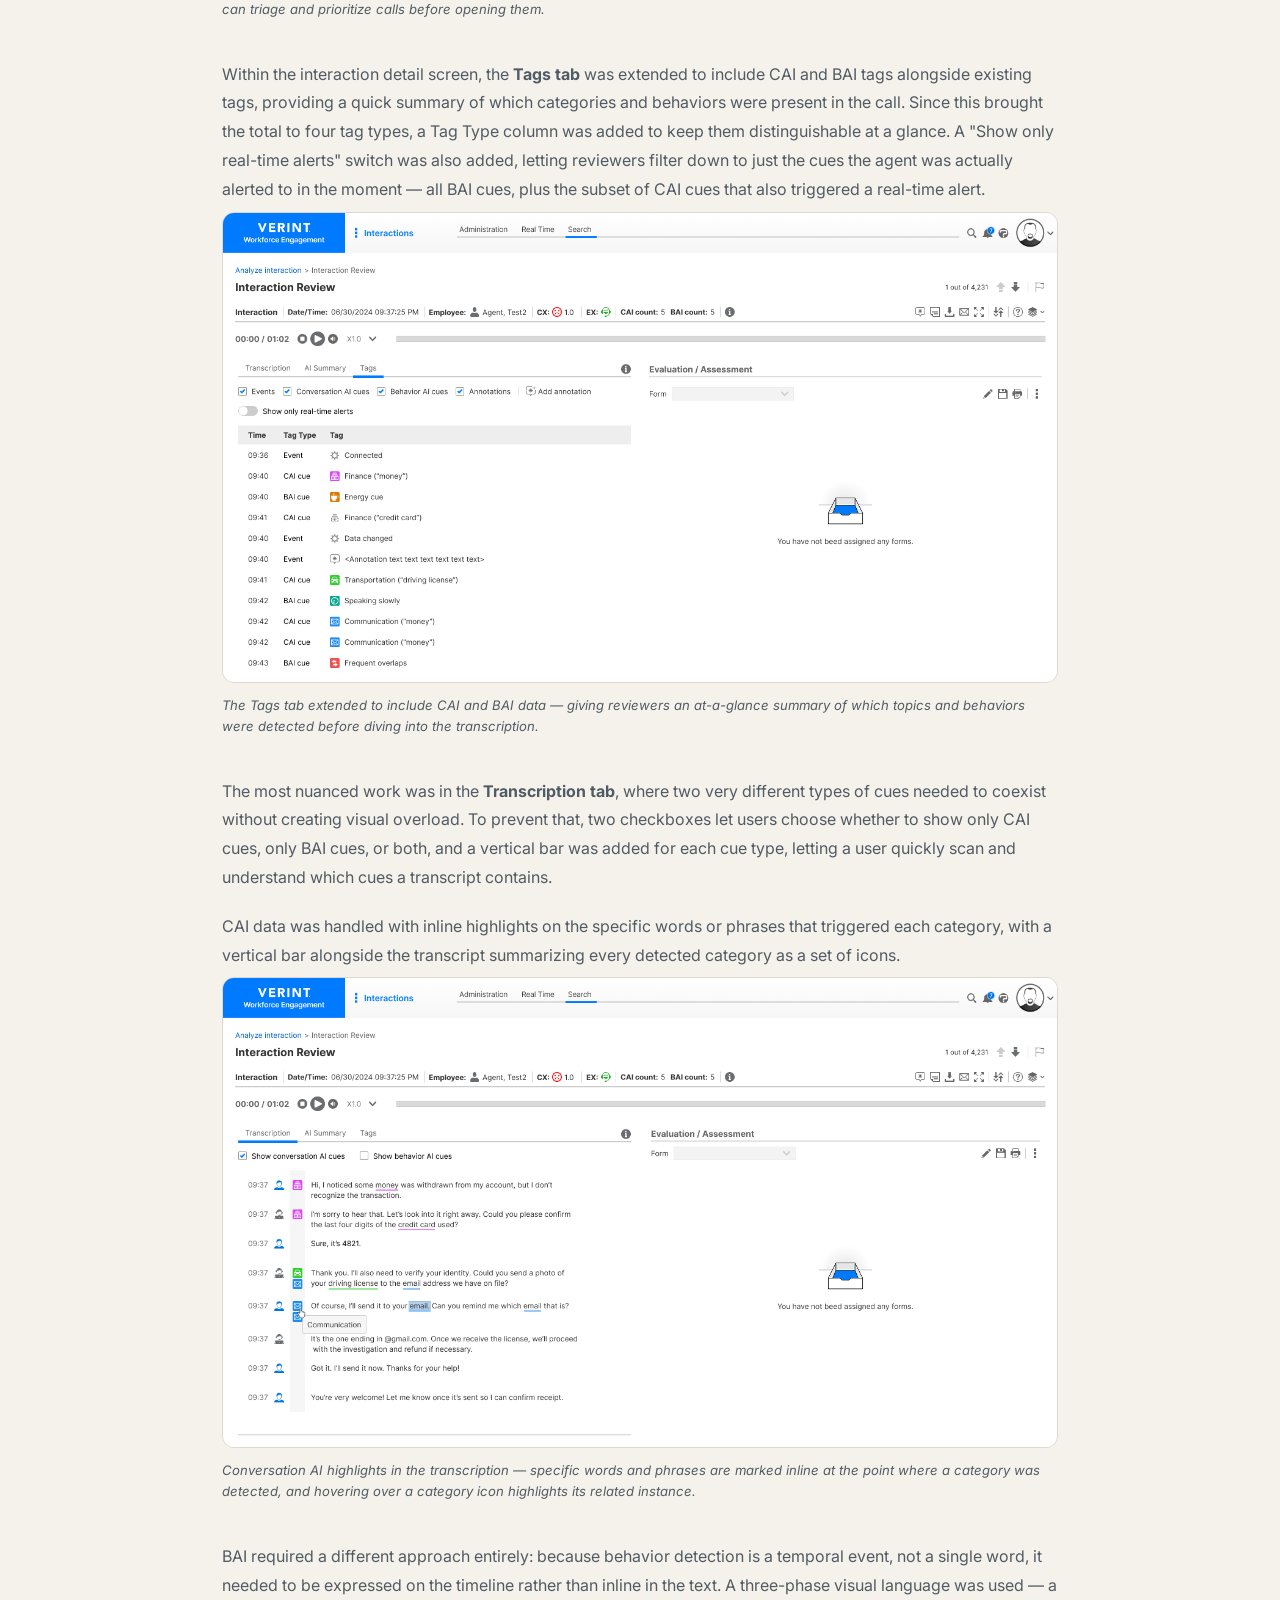
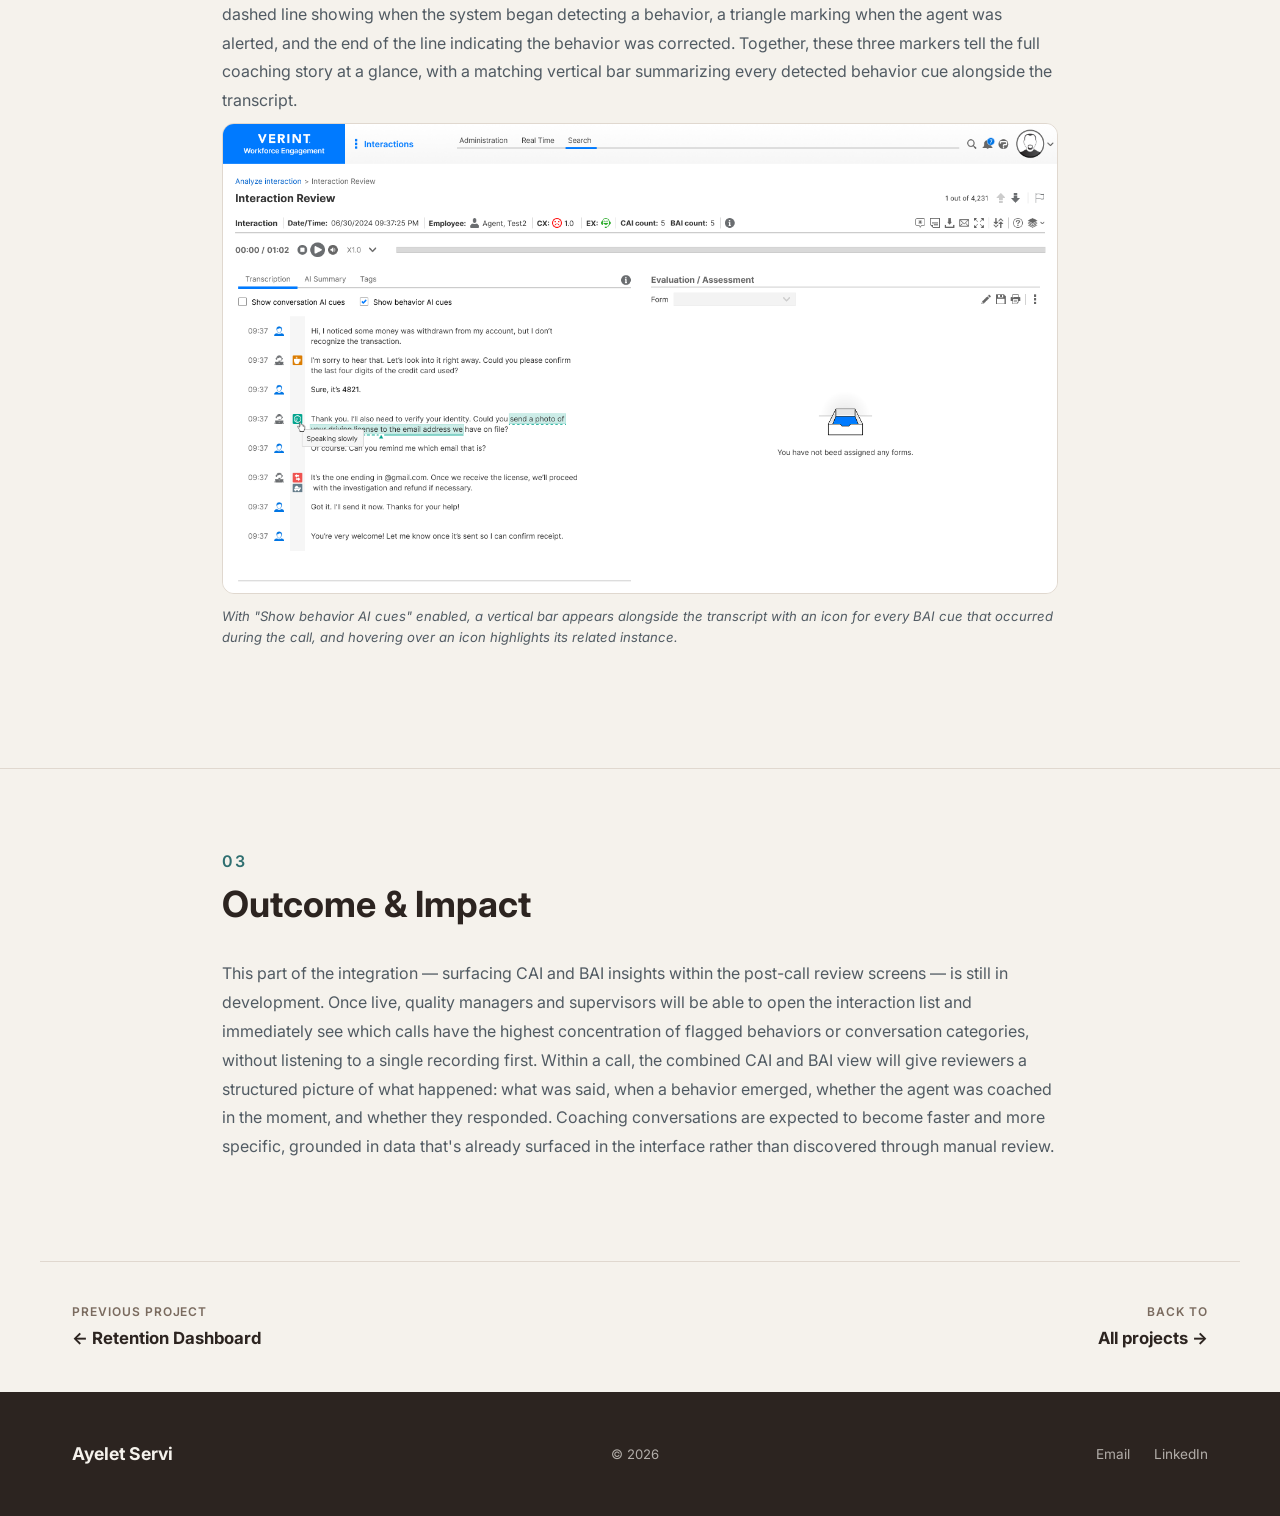
<file: docs/projects/cogito-integration.html>
<!DOCTYPE html>
<html lang="en">
<head>
  <meta charset="UTF-8" />
  <meta name="viewport" content="width=device-width, initial-scale=1.0" />
  <meta name="description" content="Conversation &amp; Behavior Analytics — Ayelet Servi" />
  <title>Conversation &amp; Behavior Analytics — Ayelet Servi</title>
  <link rel="icon" type="image/svg+xml" href="data:image/svg+xml,%3Csvg xmlns='http://www.w3.org/2000/svg' viewBox='0 0 32 32'%3E%3Crect width='32' height='32' rx='8' fill='%231F6F6B'/%3E%3Ctext x='16' y='22' font-family='Arial, sans-serif' font-size='15' font-weight='700' fill='%23F9F6F1' text-anchor='middle'%3EAS%3C/text%3E%3C/svg%3E" />
  <meta property="og:type" content="website" />
  <meta property="og:site_name" content="Ayelet Servi" />
  <meta property="og:title" content="Conversation &amp; Behavior Analytics — Ayelet Servi" />
  <meta property="og:description" content="Embedding two new AI intelligence layers — conversation topic detection and real-time behavior signals — directly into the existing interaction review workflow." />
  <meta property="og:image" content="../images/Cogito%20integration/Cogito%20integration%20-%20Behavior%20AI%20cues%20on%20transcription.png" />
  <meta name="twitter:card" content="summary_large_image" />
  <link rel="preconnect" href="https://fonts.googleapis.com" />
  <link rel="preconnect" href="https://fonts.gstatic.com" crossorigin />
  <link href="https://fonts.googleapis.com/css2?family=Inter:wght@300;400;500;600&display=swap" rel="stylesheet" />
  <link rel="stylesheet" href="../css/style.css" />
  <noscript><style>.reveal { opacity: 1 !important; transform: none !important; }</style></noscript>
</head>
<body>

  <a href="#main" class="skip-link">Skip to main content</a>

  <header class="site-header" id="site-header">
    <nav class="nav-container" aria-label="Main navigation">
      <a href="../index.html" class="nav-logo">Ayelet Servi</a>
      <button class="nav-toggle" aria-label="Toggle navigation menu" aria-expanded="false" aria-controls="nav-menu">
        <span class="hamburger-line"></span>
        <span class="hamburger-line"></span>
        <span class="hamburger-line"></span>
      </button>
      <ul class="nav-links" id="nav-menu" role="list">
        <li><a href="../index.html" class="nav-link">Home</a></li>
        <li><a href="../index.html#work"    class="nav-link active">Selected projects</a></li>
        <li><a href="../index.html#about"   class="nav-link">About me</a></li>
        <li><a href="../index.html#contact" class="nav-link">Contact</a></li>
      </ul>
    </nav>
  </header>

  <main id="main">

    <section class="cs-hero">
      <div class="container">
        <a href="../index.html#work" class="back-link">← Back to selected projects</a>
        <div class="cs-meta-row">
          <span class="project-tag">AI Integration</span>
          <span class="project-tag">Figma</span>
        </div>
        <div class="cs-hero__grid">
          <div class="cs-hero__text">
            <h1 class="cs-title">Conversation &amp; Behavior Analytics</h1>
            <p class="cs-subtitle">Embedding two new AI intelligence layers — conversation topic detection and real-time behavior signals — directly into the existing interaction review workflow.</p>
            <div class="cs-overview">
              <h2 class="cs-overview__heading">Overview</h2>
              <p class="cs-overview__text">Two new forms of AI intelligence — conversation topic detection and real-time behavior signals — were surfaced across the table view, Tags tab, player, and call transcription, enabling managers to triage and coach directly from AI-surfaced insights rather than uncovering them through manual review.</p>
            </div>
          </div>
          <div class="cs-hero__image">
            <img src="../images/Cogito%20integration/Cogito%20integration%20-%20Behavior%20AI%20cues%20on%20transcription.png" alt="Conversation &amp; Behavior Analytics — AI cues on transcription" width="800" height="500" loading="lazy" />
          </div>
        </div>
      </div>
    </section>

    <section class="cs-section">
      <div class="cs-container">
        <h2>The Problem</h2>
        <p>
          The existing interaction review system already surfaced conversation categories in a limited form, but nothing captured agent behavior in the moment it happened. Quality managers and supervisors still had to listen to calls manually to find coaching moments, identify patterns, or verify that agents were following expected practices. This didn't scale.
        </p>
        <p>
          Verint's acquisition of a new AI capability introduced an improved conversation detection engine (identifying which topics or language categories appeared in an interaction) alongside an entirely new type of intelligence: behavior detection (tracking agent behaviors in real time, alerting agents when a behavior was flagged, and recording whether they self-corrected afterward). The real-time alerting itself was outside the design scope; the challenge was surfacing both types of intelligence within the post-call review interface — where supervisors and other reviewers examine what happened during an interaction — without overwhelming users who were already navigating complex workflows.
        </p>
      </div>
    </section>

    <hr class="cs-divider" />

    <section class="cs-section">
      <div class="cs-container">
        <div class="cs-section-header">
          <span class="section-label">01</span>
          <h2>Understanding the Needs</h2>
        </div>
        <p>
          The two AI systems had fundamentally different natures, and that difference shaped everything about how they needed to be presented.
        </p>
        <ul class="cs-insights">
          <li><strong>Conversation AI (CAI)</strong> detects words and phrases that belong to predefined categories — flagging, for example, that a competitor was mentioned, or that compliance-relevant language appeared. These are static linguistic markers: a word was used, or it wasn't.</li>
          <li><strong>Behavior AI (BAI)</strong> tracks agent behavior in real time during the call. It detects behavioral patterns, alerts the agent mid-call if a behavior is flagged, and records whether the agent corrected themselves afterward. For reviewers looking at this data after the fact, BAI tells a story with three distinct phases: the system detected something, the agent was alerted, and then — or not — the behavior changed, and how long it took the agent to change it.</li>
        </ul>
        <p style="margin-top: 2rem;">
          Users needed to work with both types of data at two levels: the table view, where managers scan and triage calls in bulk, and the interaction detail view, where reviewers investigate a single call in depth.
        </p>
        <div class="cs-challenge">
          <span class="cs-challenge__label">The design challenge</span>
          <p>The challenge was to integrate two fundamentally different types of AI intelligence into an already complex review workflow without overwhelming users or disrupting familiar interaction patterns. Conversation insights needed to be connected to specific words and phrases, while behavior insights had to communicate a sequence of events over time — requiring a clear visual language for each, while keeping the overall experience coherent.</p>
        </div>
      </div>
    </section>

    <hr class="cs-divider" />

    <section class="cs-section cs-section--alt">
      <div class="cs-container">
        <div class="cs-section-header">
          <span class="section-label">02</span>
          <h2>Ideation &amp; Design</h2>
        </div>
        <p>
          The design extended three existing surfaces without rebuilding them. Each surface served a different level of detail, and the AI data was introduced at the appropriate depth in each.
        </p>
        <p>
          In the <strong>table view</strong>, CAI and BAI counts were added as columns alongside BAI category scores, with corresponding filter controls — giving managers a way to sort and prioritize calls based on AI signals before opening any of them.
        </p>
        <figure class="cs-image-block reveal">
          <img
            src="../images/Cogito%20integration/Cogito%20integration%20-%20Search%20results.png"
            alt="Interaction list showing Conversation AI and Behavior AI data columns"
            width="1000"
            height="560"
            loading="lazy"
          />
          <figcaption>The interaction list with AI data surfaced as columns — CAI and BAI counts, behavioral scores, and filter controls — so managers can triage and prioritize calls before opening them.</figcaption>
        </figure>
        <p>
          Within the interaction detail screen, the <strong>Tags tab</strong> was extended to include CAI and BAI tags alongside existing tags, providing a quick summary of which categories and behaviors were present in the call. Since this brought the total to four tag types, a Tag Type column was added to keep them distinguishable at a glance. A "Show only real-time alerts" switch was also added, letting reviewers filter down to just the cues the agent was actually alerted to in the moment — all BAI cues, plus the subset of CAI cues that also triggered a real-time alert.
        </p>
        <figure class="cs-image-block reveal">
          <img
            src="../images/Cogito%20integration/Cogito%20integration%20-%20Tags%20tab.png"
            alt="Tags tab showing Conversation AI and Behavior AI tags for an interaction"
            width="1000"
            height="560"
            loading="lazy"
          />
          <figcaption>The Tags tab extended to include CAI and BAI data — giving reviewers an at-a-glance summary of which topics and behaviors were detected before diving into the transcription.</figcaption>
        </figure>
        <p>
          The most nuanced work was in the <strong>Transcription tab</strong>, where two very different types of cues needed to coexist without creating visual overload. To prevent that, two checkboxes let users choose whether to show only CAI cues, only BAI cues, or both, and a vertical bar was added for each cue type, letting a user quickly scan and understand which cues a transcript contains.
        </p>
        <p>
          CAI data was handled with inline highlights on the specific words or phrases that triggered each category, with a vertical bar alongside the transcript summarizing every detected category as a set of icons.
        </p>
        <figure class="cs-image-block reveal">
          <img
            src="../images/Cogito%20integration/Cogito%20integration%20-%20Conversation%20AI%20cues%20on%20transcription%20%2B%20player%20filter.png"
            alt="Conversation AI category highlights shown inline in the call transcription"
            width="1000"
            height="560"
            loading="lazy"
          />
          <figcaption>Conversation AI highlights in the transcription — specific words and phrases are marked inline at the point where a category was detected, and hovering over a category icon highlights its related instance.</figcaption>
        </figure>
        <p>
          BAI required a different approach entirely: because behavior detection is a temporal event, not a single word, it needed to be expressed on the timeline rather than inline in the text. A three-phase visual language was used — a dashed line showing when the system began detecting a behavior, a triangle marking when the agent was alerted, and the end of the line indicating the behavior was corrected. Together, these three markers tell the full coaching story at a glance, with a matching vertical bar summarizing every detected behavior cue alongside the transcript.
        </p>
        <figure class="cs-image-block reveal">
          <img
            src="../images/Cogito%20integration/Cogito%20integration%20-%20Behavior%20AI%20cues%20on%20transcription.png"
            alt="Behavior AI cues shown on the call transcription"
            width="1000"
            height="560"
            loading="lazy"
          />
          <figcaption>With "Show behavior AI cues" enabled, a vertical bar appears alongside the transcript with an icon for every BAI cue that occurred during the call, and hovering over an icon highlights its related instance.</figcaption>
        </figure>
      </div>
    </section>

    <hr class="cs-divider" />

    <section class="cs-section">
      <div class="cs-container">
        <div class="cs-section-header">
          <span class="section-label">03</span>
          <h2>Outcome &amp; Impact</h2>
        </div>
        <p>
          This part of the integration — surfacing CAI and BAI insights within the post-call review screens — is still in development. Once live, quality managers and supervisors will be able to open the interaction list and immediately see which calls have the highest concentration of flagged behaviors or conversation categories, without listening to a single recording first. Within a call, the combined CAI and BAI view will give reviewers a structured picture of what happened: what was said, when a behavior emerged, whether the agent was coached in the moment, and whether they responded. Coaching conversations are expected to become faster and more specific, grounded in data that's already surfaced in the interface rather than discovered through manual review.
        </p>
      </div>
    </section>

    <nav class="cs-project-nav" aria-label="Project navigation">
      <a href="retention-dashboard.html" class="cs-project-nav__back">
        <span>Previous project</span>
        <strong>← Retention Dashboard</strong>
      </a>
      <a href="../index.html#work" class="cs-project-nav__next">
        <span>Back to</span>
        <strong>All projects →</strong>
      </a>
    </nav>

  </main>

  <footer class="site-footer">
    <div class="container footer-inner">
      <p class="footer-name">Ayelet Servi</p>
      <p class="footer-copy">© <span class="footer-year"></span></p>
      <ul class="footer-links" role="list">
        <li><a href="mailto:ayelet.servi@gmail.com">Email</a></li>
        <li><a href="https://www.linkedin.com/in/ayelet-servi" target="_blank" rel="noopener noreferrer">LinkedIn</a></li>
      </ul>
    </div>
  </footer>

  <script src="../js/main.js"></script>
</body>
</html>
</file>
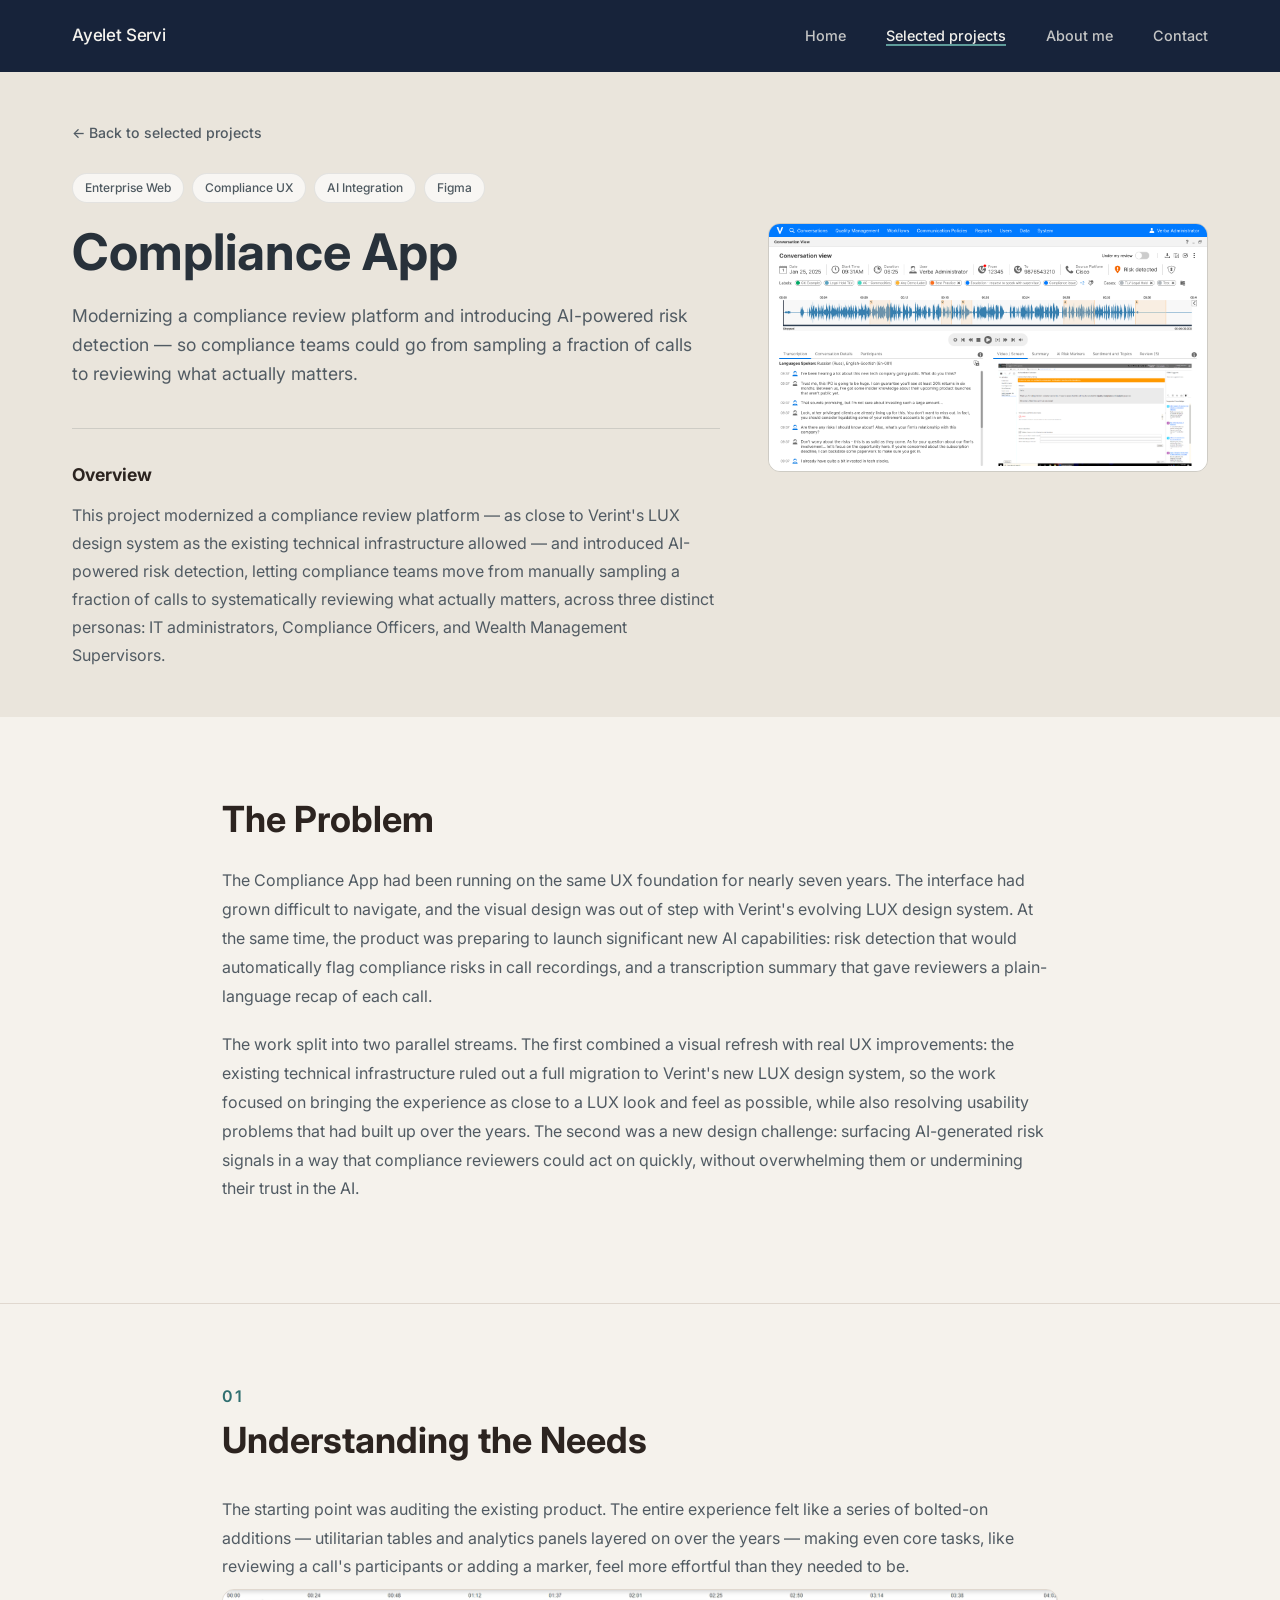
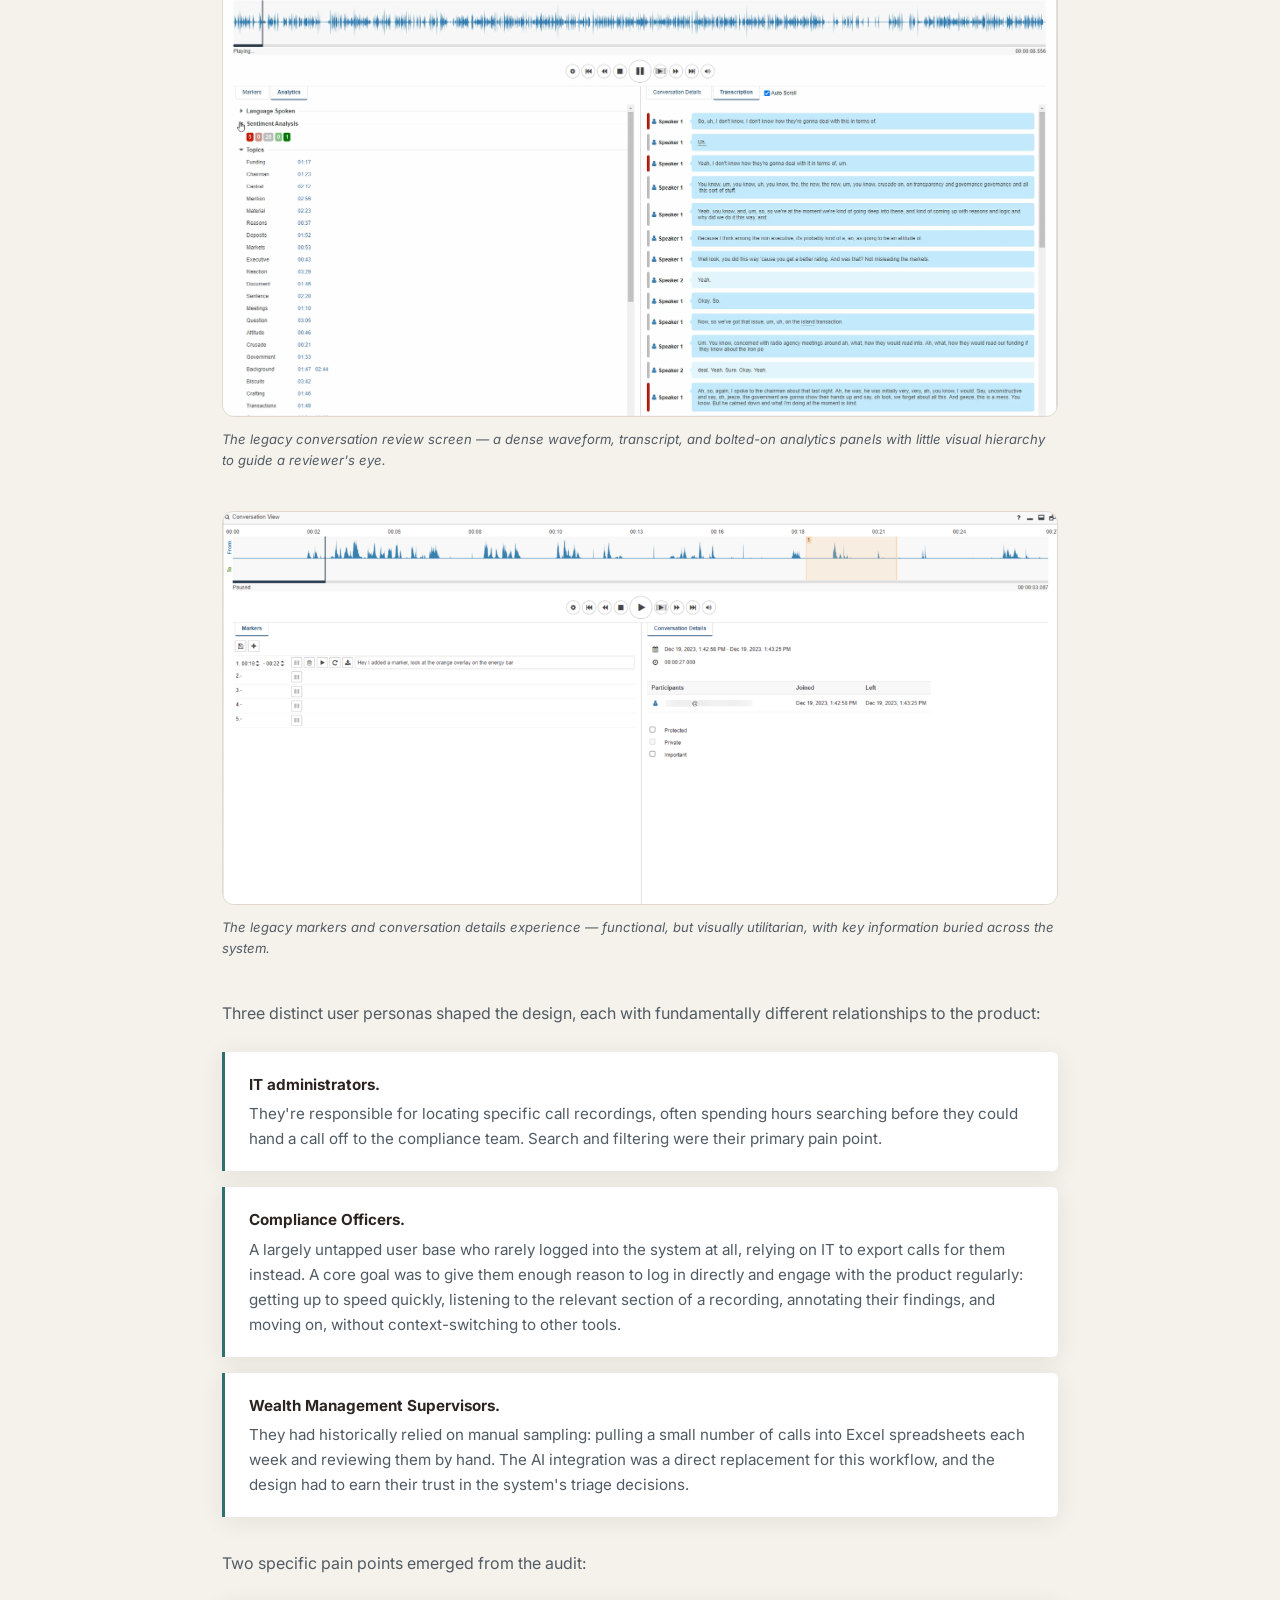
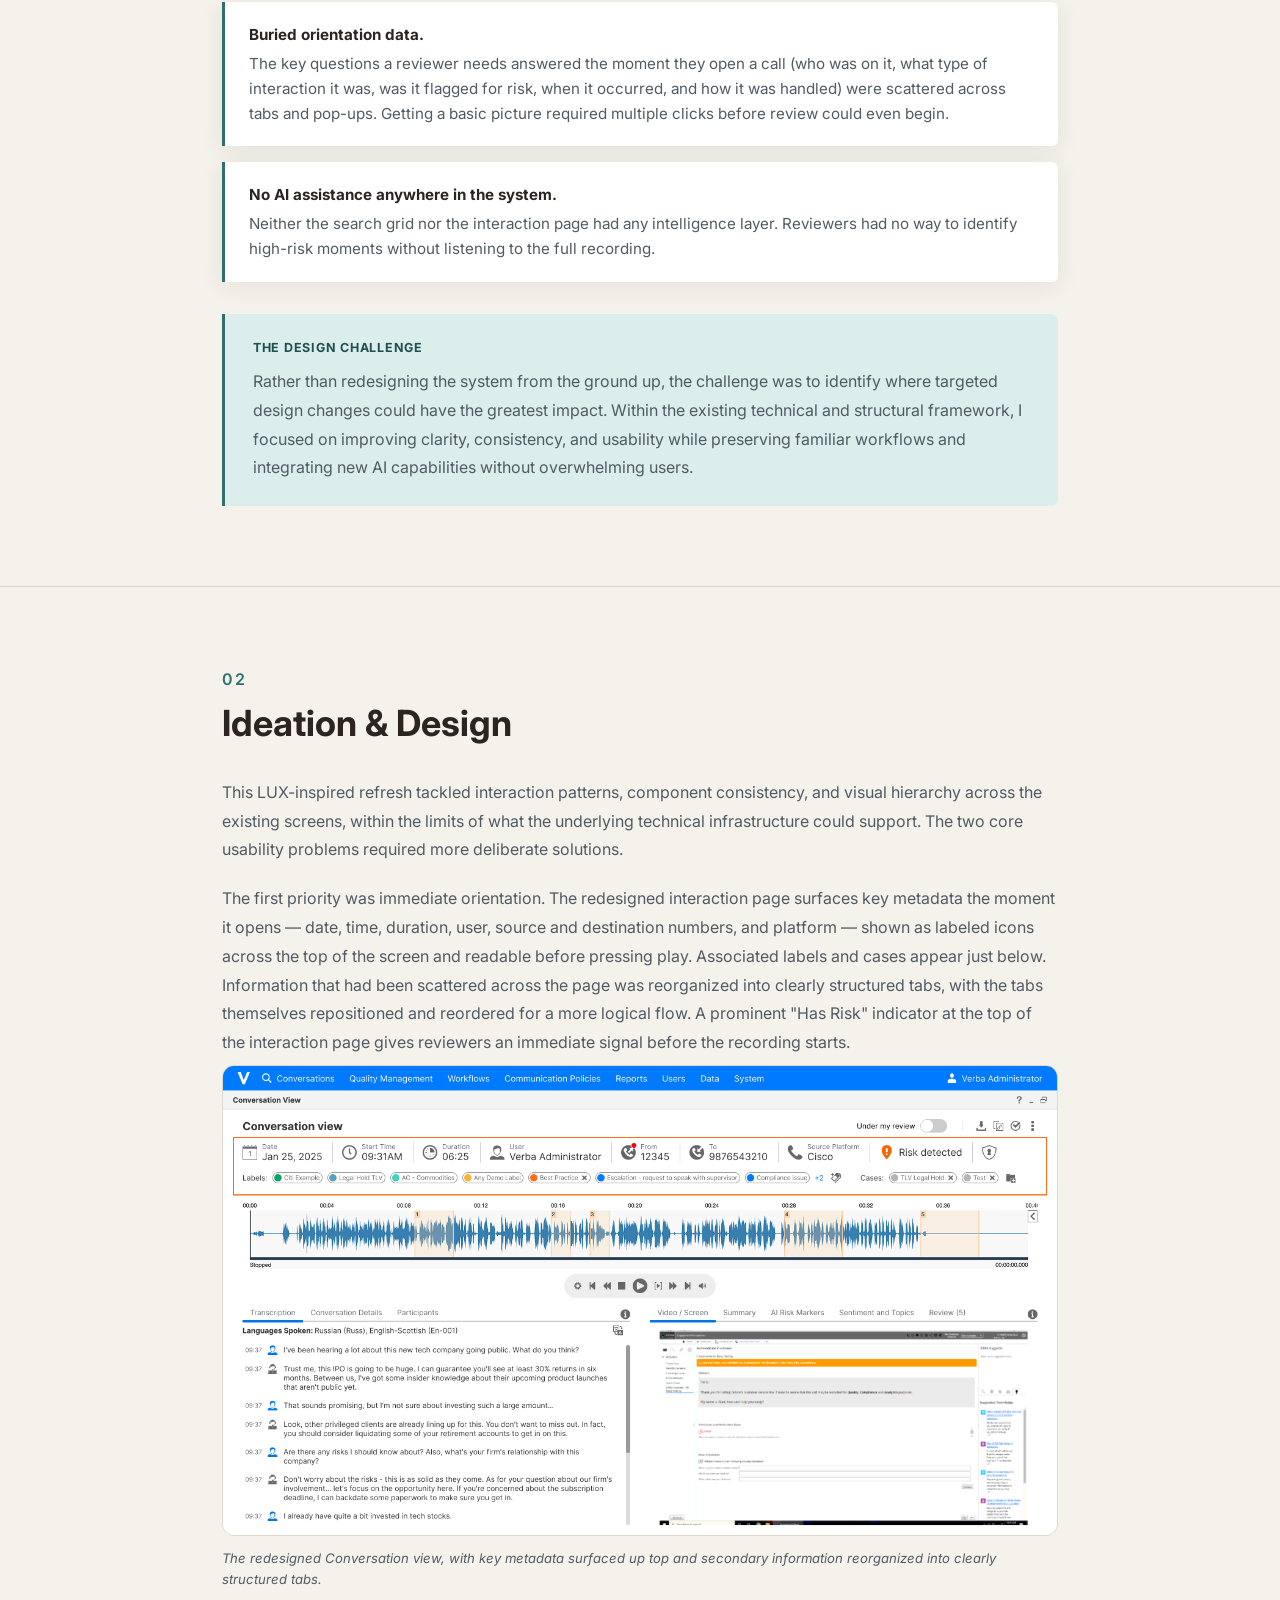
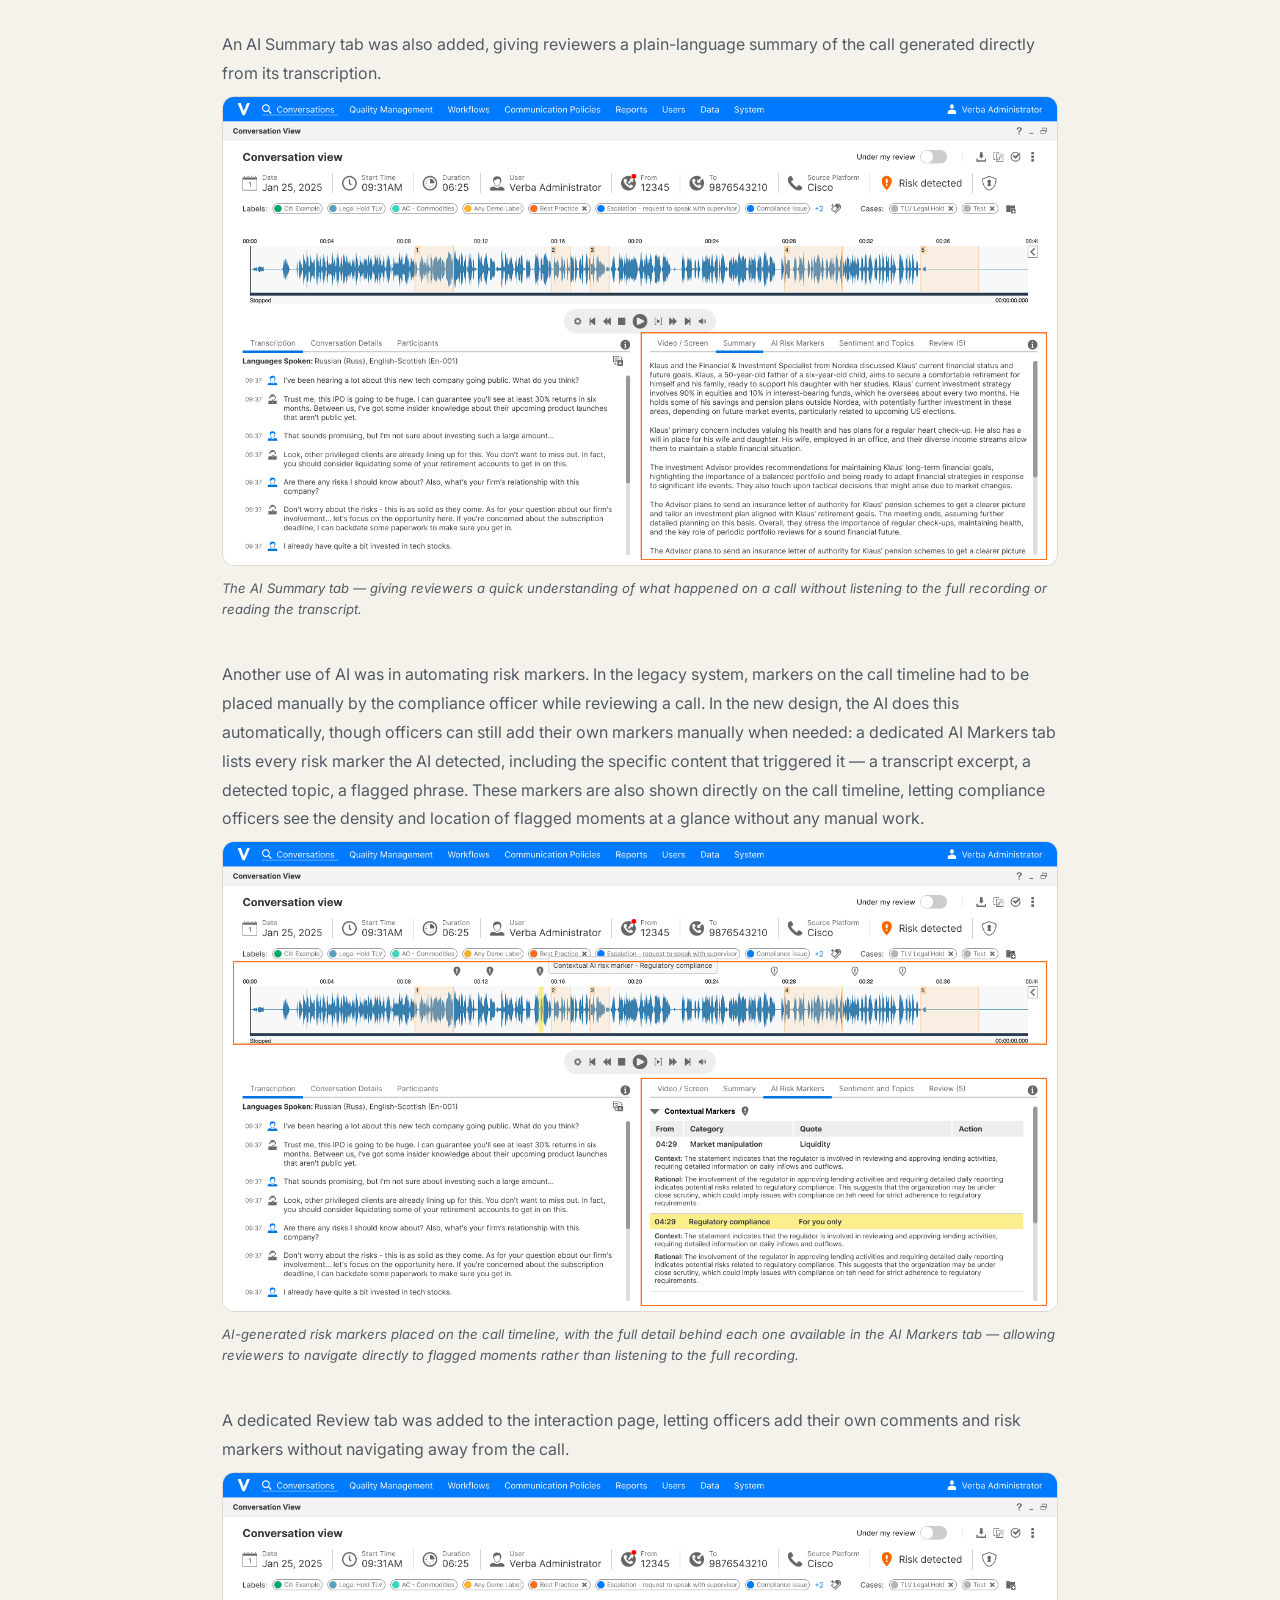
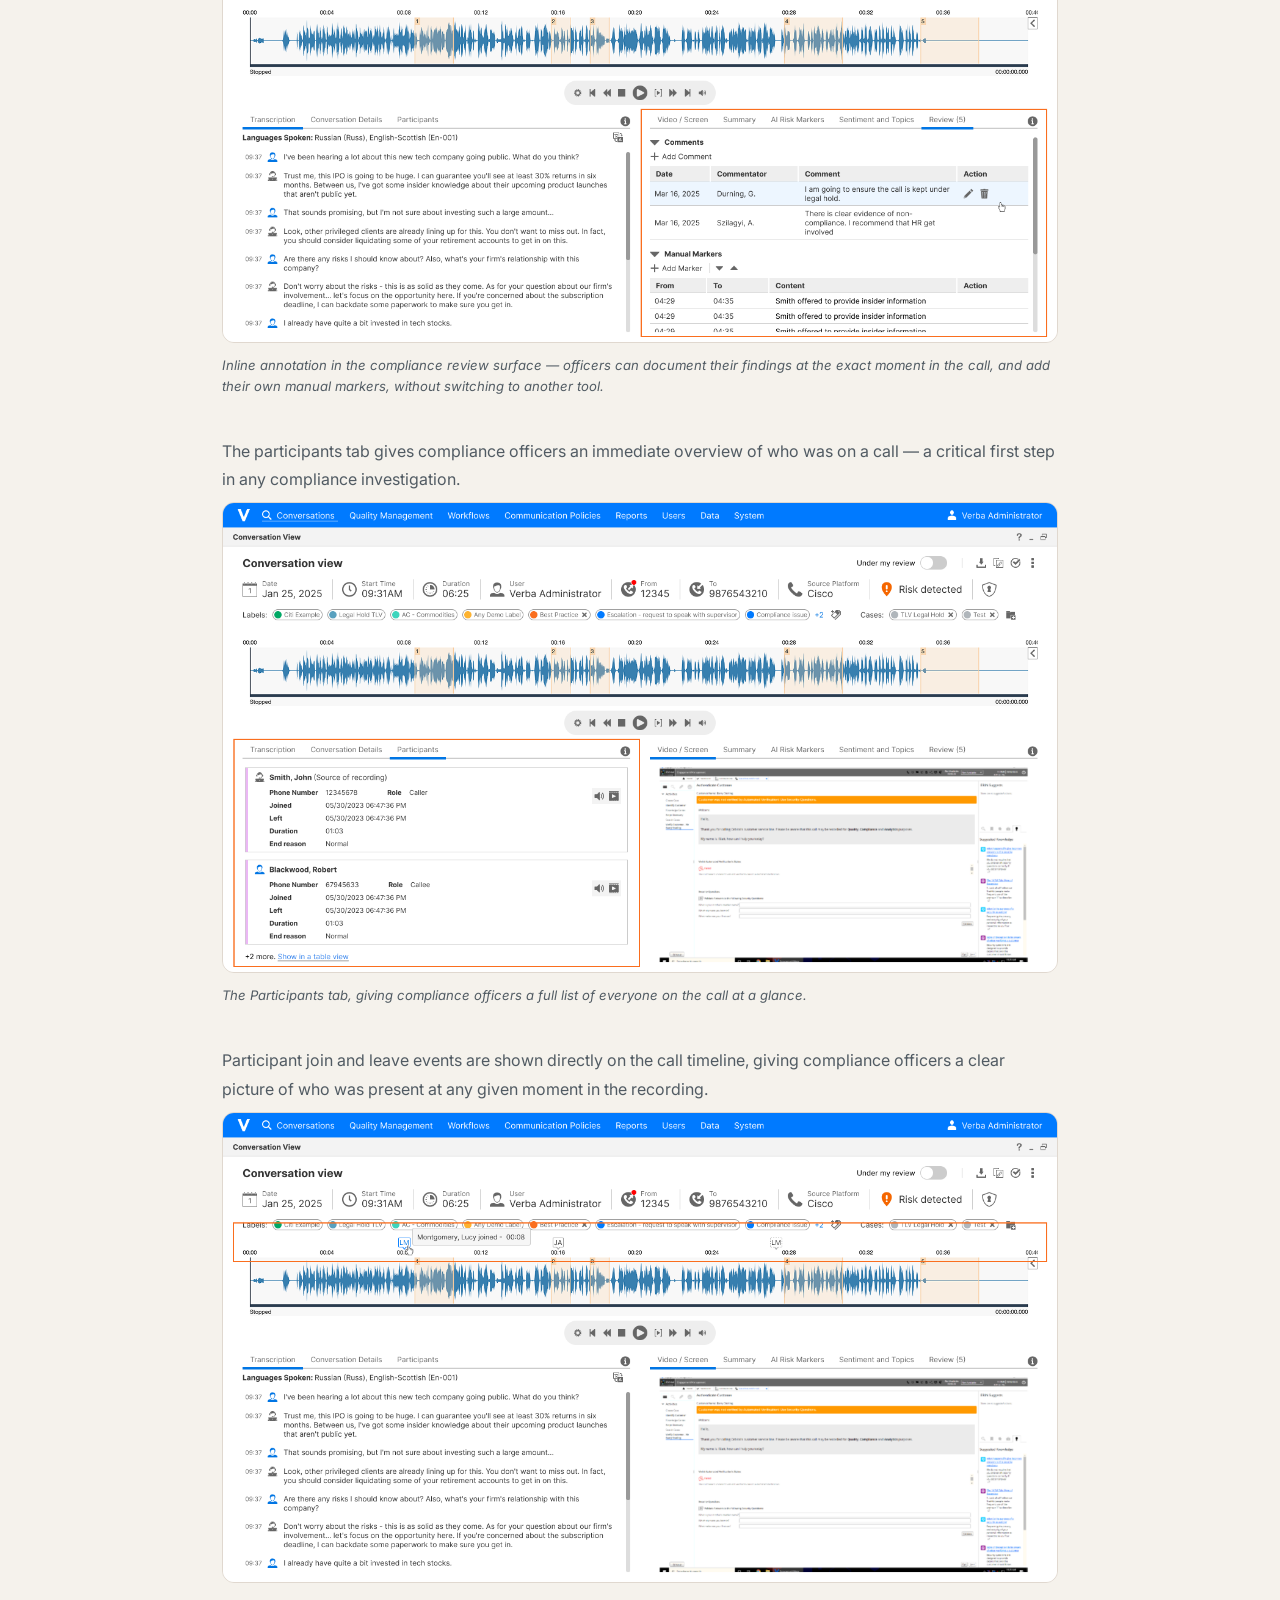
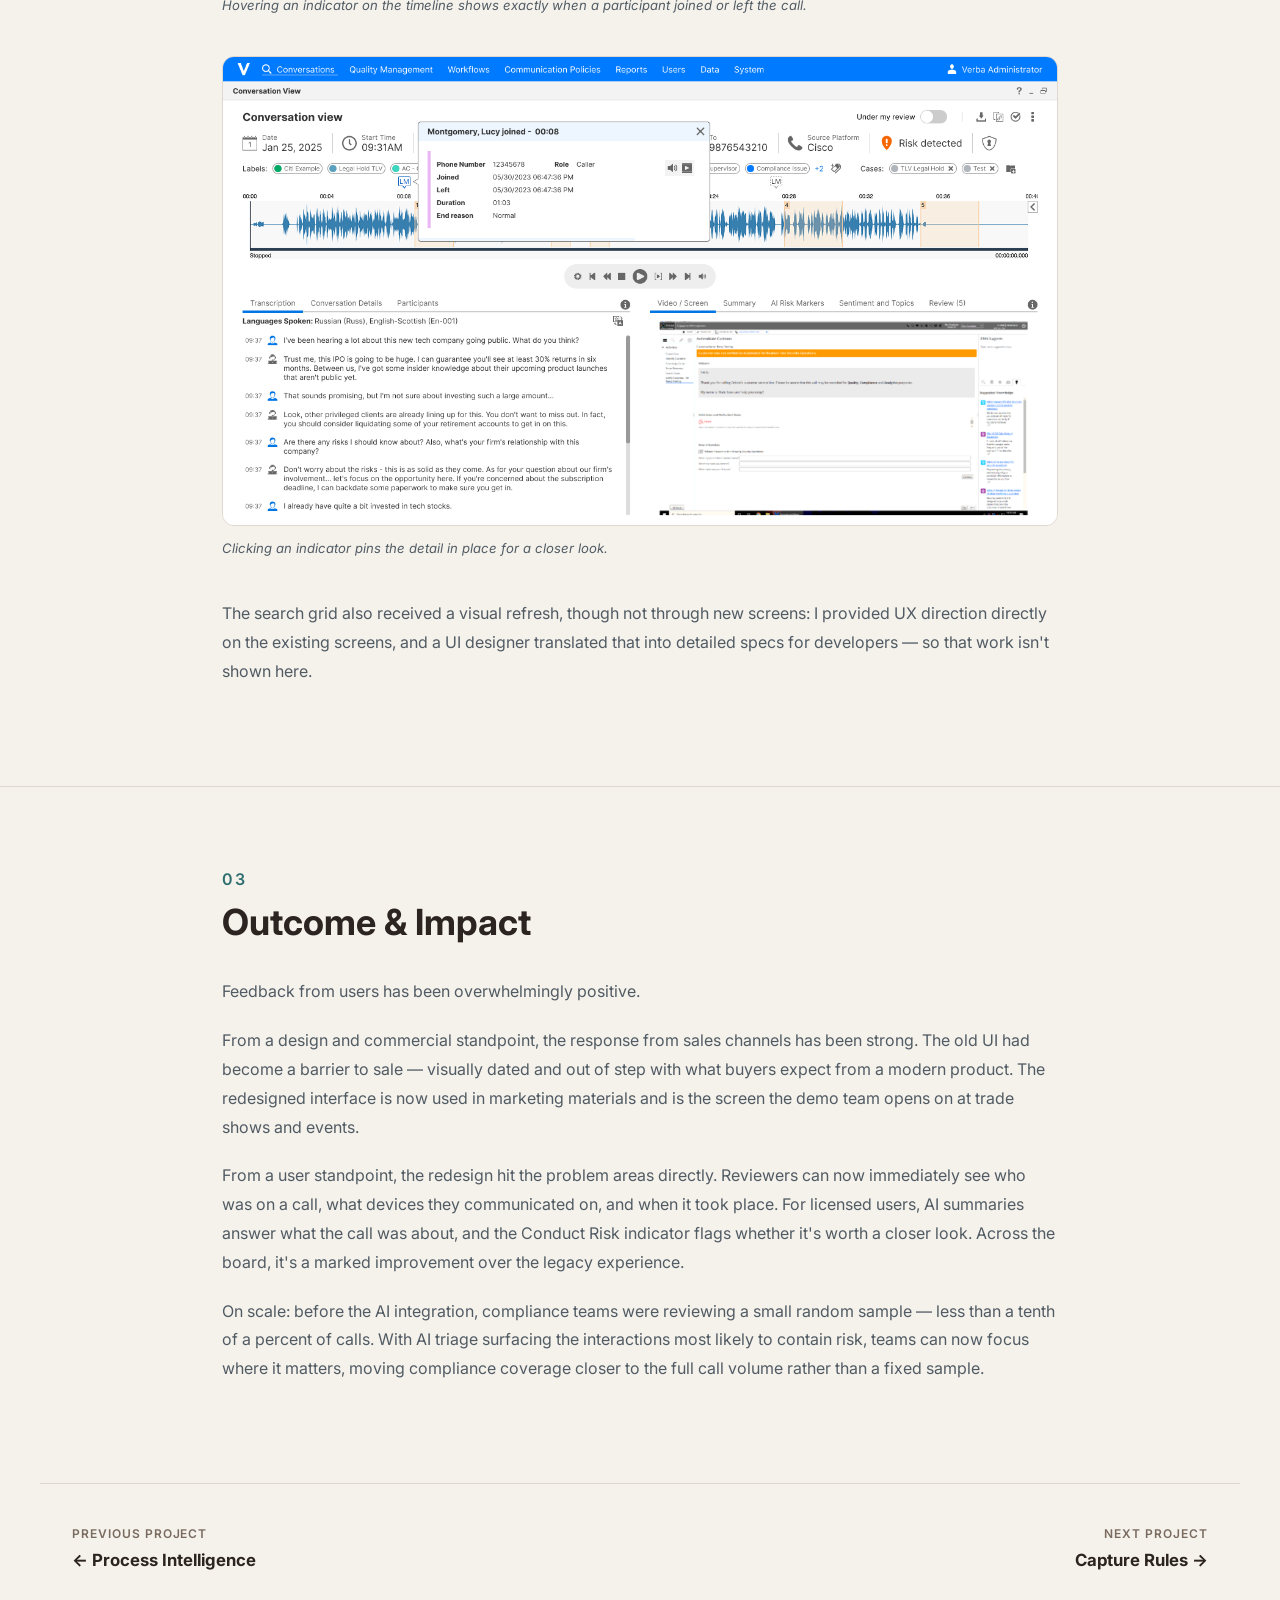
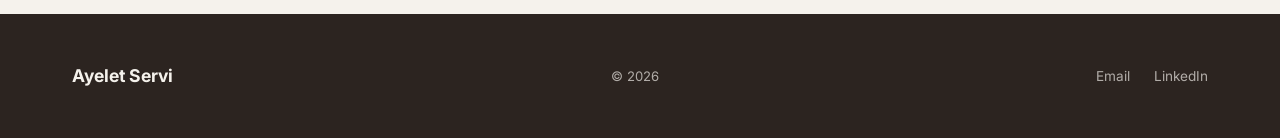
<file: docs/projects/compliance-app.html>
<!DOCTYPE html>
<html lang="en">
<head>
  <meta charset="UTF-8" />
  <meta name="viewport" content="width=device-width, initial-scale=1.0" />
  <meta name="description" content="Compliance app — Ayelet Servi" />
  <title>Compliance app — Ayelet Servi</title>
  <link rel="icon" type="image/svg+xml" href="data:image/svg+xml,%3Csvg xmlns='http://www.w3.org/2000/svg' viewBox='0 0 32 32'%3E%3Crect width='32' height='32' rx='8' fill='%231F6F6B'/%3E%3Ctext x='16' y='22' font-family='Arial, sans-serif' font-size='15' font-weight='700' fill='%23F9F6F1' text-anchor='middle'%3EAS%3C/text%3E%3C/svg%3E" />
  <meta property="og:type" content="website" />
  <meta property="og:site_name" content="Ayelet Servi" />
  <meta property="og:title" content="Compliance app — Ayelet Servi" />
  <meta property="og:description" content="Modernizing a compliance review platform and introducing AI-powered risk detection — so compliance teams could go from sampling a fraction of calls to reviewing what actually matters." />
  <meta property="og:image" content="../images/VFC/Summary.png" />
  <meta name="twitter:card" content="summary_large_image" />
  <link rel="preconnect" href="https://fonts.googleapis.com" />
  <link rel="preconnect" href="https://fonts.gstatic.com" crossorigin />
  <link href="https://fonts.googleapis.com/css2?family=Inter:wght@300;400;500;600&display=swap" rel="stylesheet" />
  <link rel="stylesheet" href="../css/style.css" />
  <noscript><style>.reveal { opacity: 1 !important; transform: none !important; }</style></noscript>
</head>
<body>

  <a href="#main" class="skip-link">Skip to main content</a>

  <header class="site-header" id="site-header">
    <nav class="nav-container" aria-label="Main navigation">
      <a href="../index.html" class="nav-logo">Ayelet Servi</a>
      <button class="nav-toggle" aria-label="Toggle navigation menu" aria-expanded="false" aria-controls="nav-menu">
        <span class="hamburger-line"></span>
        <span class="hamburger-line"></span>
        <span class="hamburger-line"></span>
      </button>
      <ul class="nav-links" id="nav-menu" role="list">
        <li><a href="../index.html" class="nav-link">Home</a></li>
        <li><a href="../index.html#work"    class="nav-link active">Selected projects</a></li>
        <li><a href="../index.html#about"   class="nav-link">About me</a></li>
        <li><a href="../index.html#contact" class="nav-link">Contact</a></li>
      </ul>
    </nav>
  </header>

  <main id="main">

    <section class="cs-hero">
      <div class="container">
        <a href="../index.html#work" class="back-link">← Back to selected projects</a>
        <div class="cs-meta-row">
          <span class="project-tag">Enterprise Web</span>
          <span class="project-tag">Compliance UX</span>
          <span class="project-tag">AI Integration</span>
          <span class="project-tag">Figma</span>
        </div>
        <div class="cs-hero__grid">
          <div class="cs-hero__text">
            <h1 class="cs-title">Compliance App</h1>
            <p class="cs-subtitle">Modernizing a compliance review platform and introducing AI-powered risk detection — so compliance teams could go from sampling a fraction of calls to reviewing what actually matters.</p>
            <div class="cs-overview">
              <h2 class="cs-overview__heading">Overview</h2>
              <p class="cs-overview__text">This project modernized a compliance review platform — as close to Verint's LUX design system as the existing technical infrastructure allowed — and introduced AI-powered risk detection, letting compliance teams move from manually sampling a fraction of calls to systematically reviewing what actually matters, across three distinct personas: IT administrators, Compliance Officers, and Wealth Management Supervisors.</p>
            </div>
          </div>
          <div class="cs-hero__image">
            <img src="../images/VFC/Converstaion%20view.png" alt="Compliance app — Conversation view" width="1200" height="550" loading="lazy" />
          </div>
        </div>
      </div>
    </section>

    <section class="cs-section">
      <div class="cs-container">
        <h2>The Problem</h2>
        <p>
          The Compliance App had been running on the same UX foundation for nearly seven years. The interface had grown difficult to navigate, and the visual design was out of step with Verint's evolving LUX design system. At the same time, the product was preparing to launch significant new AI capabilities: risk detection that would automatically flag compliance risks in call recordings, and a transcription summary that gave reviewers a plain-language recap of each call.
        </p>
        <p>
          The work split into two parallel streams. The first combined a visual refresh with real UX improvements: the existing technical infrastructure ruled out a full migration to Verint's new LUX design system, so the work focused on bringing the experience as close to a LUX look and feel as possible, while also resolving usability problems that had built up over the years. The second was a new design challenge: surfacing AI-generated risk signals in a way that compliance reviewers could act on quickly, without overwhelming them or undermining their trust in the AI.
        </p>
      </div>
    </section>

    <hr class="cs-divider" />

    <section class="cs-section">
      <div class="cs-container">
        <div class="cs-section-header">
          <span class="section-label">01</span>
          <h2>Understanding the Needs</h2>
        </div>
        <p>
          The starting point was auditing the existing product. The entire experience felt like a series of bolted-on additions — utilitarian tables and analytics panels layered on over the years — making even core tasks, like reviewing a call's participants or adding a marker, feel more effortful than they needed to be.
        </p>
        <figure class="cs-image-block reveal">
          <img
            src="../images/VFC/Old%20VFC%201.png"
            alt="Compliance App — legacy conversation review screen with waveform, transcript, and analytics panels"
            width="1000"
            height="560"
            loading="lazy"
          />
          <figcaption>The legacy conversation review screen — a dense waveform, transcript, and bolted-on analytics panels with little visual hierarchy to guide a reviewer's eye.</figcaption>
        </figure>
        <figure class="cs-image-block reveal">
          <img
            src="../images/VFC/Old%20VFC2.png"
            alt="Compliance App — legacy conversation view with markers and participants panels"
            width="1000"
            height="560"
            loading="lazy"
          />
          <figcaption>The legacy markers and conversation details experience — functional, but visually utilitarian, with key information buried across the system.</figcaption>
        </figure>
        <p>
          Three distinct user personas shaped the design, each with fundamentally different relationships to the product:
        </p>
        <ul class="cs-insights">
          <li><strong>IT administrators.</strong> They're responsible for locating specific call recordings, often spending hours searching before they could hand a call off to the compliance team. Search and filtering were their primary pain point.</li>
          <li><strong>Compliance Officers.</strong> A largely untapped user base who rarely logged into the system at all, relying on IT to export calls for them instead. A core goal was to give them enough reason to log in directly and engage with the product regularly: getting up to speed quickly, listening to the relevant section of a recording, annotating their findings, and moving on, without context-switching to other tools.</li>
          <li><strong>Wealth Management Supervisors.</strong> They had historically relied on manual sampling: pulling a small number of calls into Excel spreadsheets each week and reviewing them by hand. The AI integration was a direct replacement for this workflow, and the design had to earn their trust in the system's triage decisions.</li>
        </ul>
        <p style="margin-top: 2rem;">
          Two specific pain points emerged from the audit:
        </p>
        <ul class="cs-insights">
          <li><strong>Buried orientation data.</strong> The key questions a reviewer needs answered the moment they open a call (who was on it, what type of interaction it was, was it flagged for risk, when it occurred, and how it was handled) were scattered across tabs and pop-ups. Getting a basic picture required multiple clicks before review could even begin.</li>
          <li><strong>No AI assistance anywhere in the system.</strong> Neither the search grid nor the interaction page had any intelligence layer. Reviewers had no way to identify high-risk moments without listening to the full recording.</li>
        </ul>
        <div class="cs-challenge">
          <span class="cs-challenge__label">The design challenge</span>
          <p>Rather than redesigning the system from the ground up, the challenge was to identify where targeted design changes could have the greatest impact. Within the existing technical and structural framework, I focused on improving clarity, consistency, and usability while preserving familiar workflows and integrating new AI capabilities without overwhelming users.</p>
        </div>
      </div>
    </section>

    <hr class="cs-divider" />

    <section class="cs-section cs-section--alt">
      <div class="cs-container">
        <div class="cs-section-header">
          <span class="section-label">02</span>
          <h2>Ideation &amp; Design</h2>
        </div>
        <p>
          This LUX-inspired refresh tackled interaction patterns, component consistency, and visual hierarchy across the existing screens, within the limits of what the underlying technical infrastructure could support. The two core usability problems required more deliberate solutions.
        </p>
        <p>
          The first priority was immediate orientation. The redesigned interaction page surfaces key metadata the moment it opens — date, time, duration, user, source and destination numbers, and platform — shown as labeled icons across the top of the screen and readable before pressing play. Associated labels and cases appear just below. Information that had been scattered across the page was reorganized into clearly structured tabs, with the tabs themselves repositioned and reordered for a more logical flow. A prominent "Has Risk" indicator at the top of the interaction page gives reviewers an immediate signal before the recording starts.
        </p>
        <figure class="cs-image-block reveal">
          <img
            src="../images/VFC/Metadata.png"
            alt="Compliance App — enhanced metadata display"
            width="1000"
            height="560"
            loading="lazy"
          />
          <figcaption>The redesigned Conversation view, with key metadata surfaced up top and secondary information reorganized into clearly structured tabs.</figcaption>
        </figure>
        <p>
          An AI Summary tab was also added, giving reviewers a plain-language summary of the call generated directly from its transcription.
        </p>
        <figure class="cs-image-block reveal">
          <img
            src="../images/VFC/Summary.png"
            alt="Compliance App — AI Summary tab"
            width="1000"
            height="560"
            loading="lazy"
          />
          <figcaption>The AI Summary tab — giving reviewers a quick understanding of what happened on a call without listening to the full recording or reading the transcript.</figcaption>
        </figure>
        <p>
          Another use of AI was in automating risk markers. In the legacy system, markers on the call timeline had to be placed manually by the compliance officer while reviewing a call. In the new design, the AI does this automatically, though officers can still add their own markers manually when needed: a dedicated AI Markers tab lists every risk marker the AI detected, including the specific content that triggered it — a transcript excerpt, a detected topic, a flagged phrase. These markers are also shown directly on the call timeline, letting compliance officers see the density and location of flagged moments at a glance without any manual work.
        </p>
        <figure class="cs-image-block reveal">
          <img
            src="../images/VFC/AI%20Risk%20markers.png"
            alt="Compliance App — AI Risk markers on the call timeline"
            width="1000"
            height="560"
            loading="lazy"
          />
          <figcaption>AI-generated risk markers placed on the call timeline, with the full detail behind each one available in the AI Markers tab — allowing reviewers to navigate directly to flagged moments rather than listening to the full recording.</figcaption>
        </figure>
        <p>
          A dedicated Review tab was added to the interaction page, letting officers add their own comments and risk markers without navigating away from the call.
        </p>
        <figure class="cs-image-block reveal">
          <img
            src="../images/VFC/Review.png"
            alt="Compliance App — Compliance review interface with inline comment on hover"
            width="1000"
            height="560"
            loading="lazy"
          />
          <figcaption>Inline annotation in the compliance review surface — officers can document their findings at the exact moment in the call, and add their own manual markers, without switching to another tool.</figcaption>
        </figure>
        <p>
          The participants tab gives compliance officers an immediate overview of who was on a call — a critical first step in any compliance investigation.
        </p>
        <figure class="cs-image-block reveal">
          <img
            src="../images/VFC/Participants.png"
            alt="Compliance App — Participants view"
            width="1000"
            height="560"
            loading="lazy"
          />
          <figcaption>The Participants tab, giving compliance officers a full list of everyone on the call at a glance.</figcaption>
        </figure>
        <p>
          Participant join and leave events are shown directly on the call timeline, giving compliance officers a clear picture of who was present at any given moment in the recording.
        </p>
        <figure class="cs-image-block reveal">
          <img
            src="../images/VFC/Player%20with%20joined%20and%20left%20indications%20-%20Hover.png"
            alt="Compliance App — Interaction page with participant join and leave indicators on hover"
            width="1000"
            height="560"
            loading="lazy"
          />
          <figcaption>Hovering an indicator on the timeline shows exactly when a participant joined or left the call.</figcaption>
        </figure>
        <figure class="cs-image-block reveal">
          <img
            src="../images/VFC/Player%20with%20joined%20and%20left%20indications%20-%20Click.png"
            alt="Compliance App — Interaction page with participant join and leave indicators on click"
            width="1000"
            height="560"
            loading="lazy"
          />
          <figcaption>Clicking an indicator pins the detail in place for a closer look.</figcaption>
        </figure>
        <p>
          The search grid also received a visual refresh, though not through new screens: I provided UX direction directly on the existing screens, and a UI designer translated that into detailed specs for developers — so that work isn't shown here.
        </p>
      </div>
    </section>

    <hr class="cs-divider" />

    <section class="cs-section">
      <div class="cs-container">
        <div class="cs-section-header">
          <span class="section-label">03</span>
          <h2>Outcome &amp; Impact</h2>
        </div>
        <p>
          Feedback from users has been overwhelmingly positive.
        </p>
        <p>
          From a design and commercial standpoint, the response from sales channels has been strong. The old UI had become a barrier to sale — visually dated and out of step with what buyers expect from a modern product. The redesigned interface is now used in marketing materials and is the screen the demo team opens on at trade shows and events.
        </p>
        <p>
          From a user standpoint, the redesign hit the problem areas directly. Reviewers can now immediately see who was on a call, what devices they communicated on, and when it took place. For licensed users, AI summaries answer what the call was about, and the Conduct Risk indicator flags whether it's worth a closer look. Across the board, it's a marked improvement over the legacy experience.
        </p>
        <p>
          On scale: before the AI integration, compliance teams were reviewing a small random sample — less than a tenth of a percent of calls. With AI triage surfacing the interactions most likely to contain risk, teams can now focus where it matters, moving compliance coverage closer to the full call volume rather than a fixed sample.
        </p>
      </div>
    </section>

    <nav class="cs-project-nav" aria-label="Project navigation">
      <a href="process-discovery.html" class="cs-project-nav__back">
        <span>Previous project</span>
        <strong>← Process Intelligence</strong>
      </a>
      <a href="capture-rules.html" class="cs-project-nav__next">
        <span>Next project</span>
        <strong>Capture Rules →</strong>
      </a>
    </nav>

  </main>

  <footer class="site-footer">
    <div class="container footer-inner">
      <p class="footer-name">Ayelet Servi</p>
      <p class="footer-copy">© <span class="footer-year"></span></p>
      <ul class="footer-links" role="list">
        <li><a href="mailto:ayelet.servi@gmail.com">Email</a></li>
        <li><a href="https://www.linkedin.com/in/ayelet-servi" target="_blank" rel="noopener noreferrer">LinkedIn</a></li>
      </ul>
    </div>
  </footer>

  <script src="../js/main.js"></script>
</body>
</html>
</file>
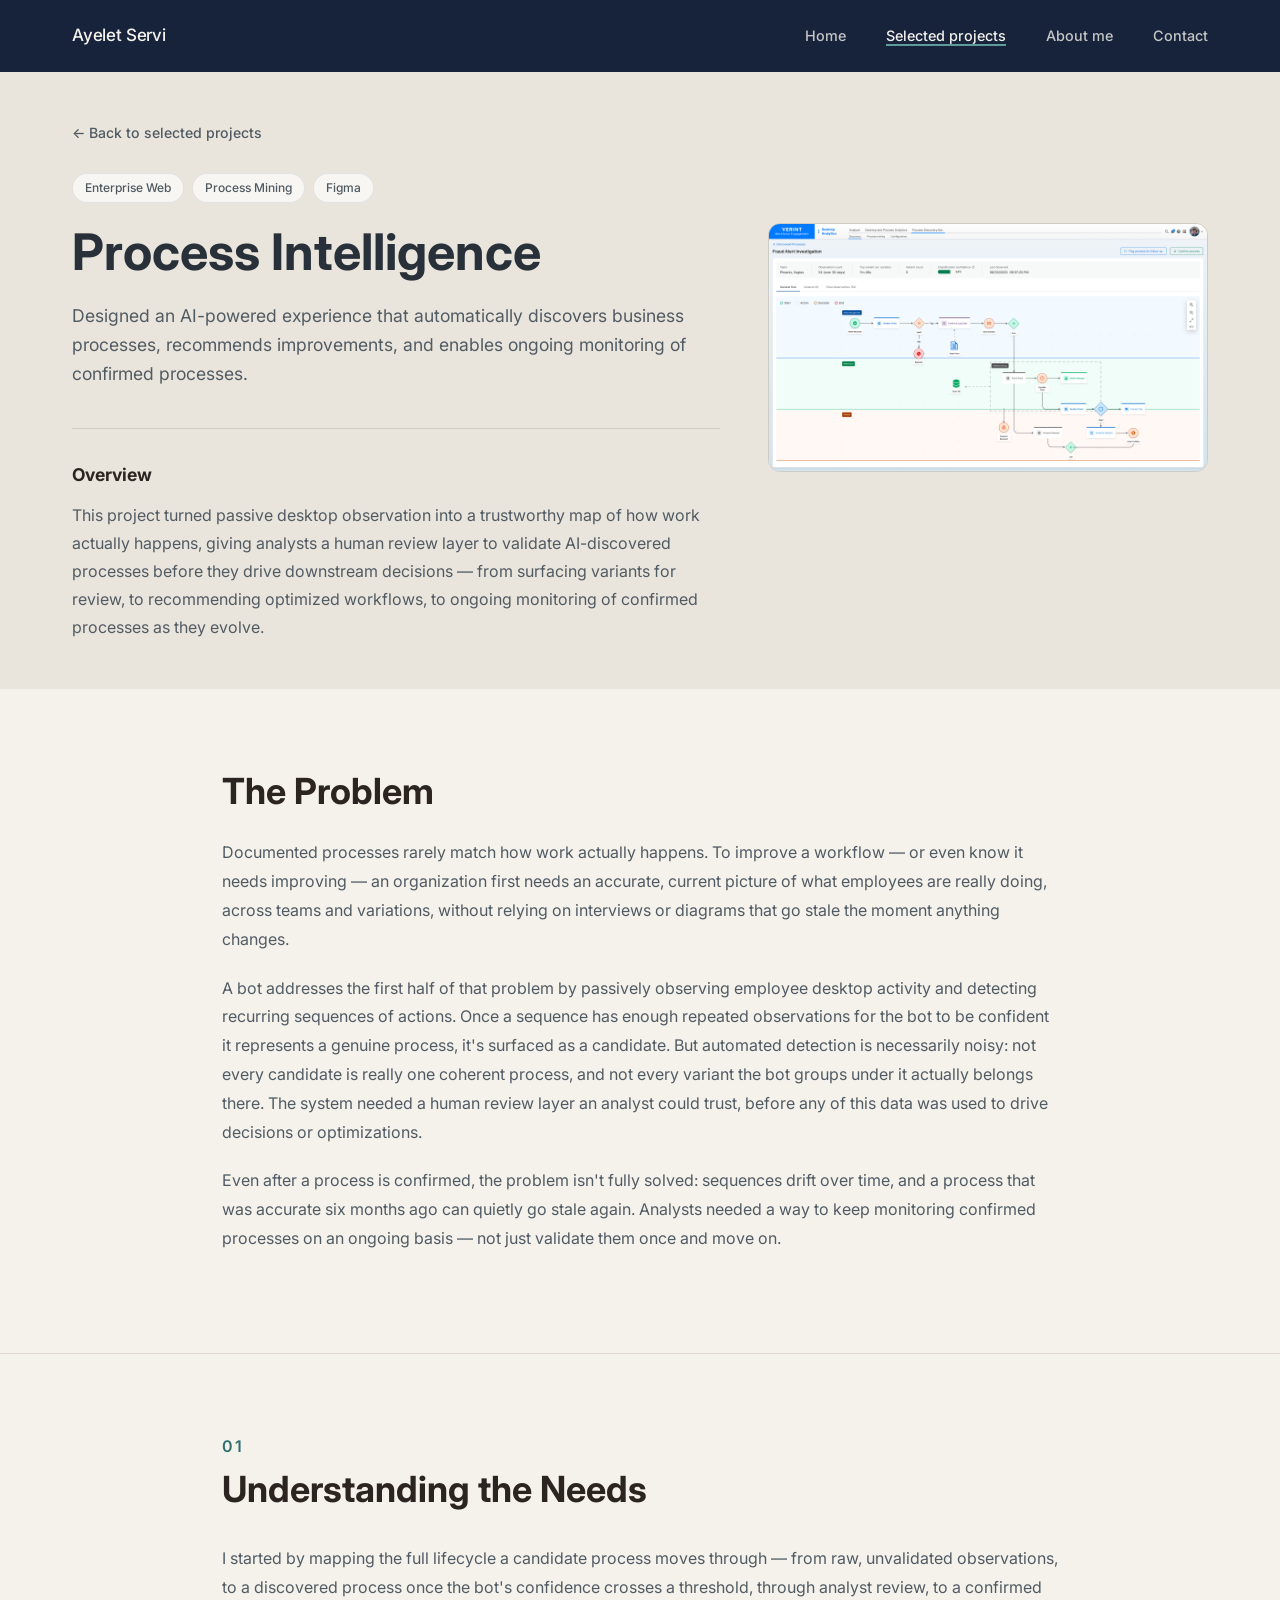
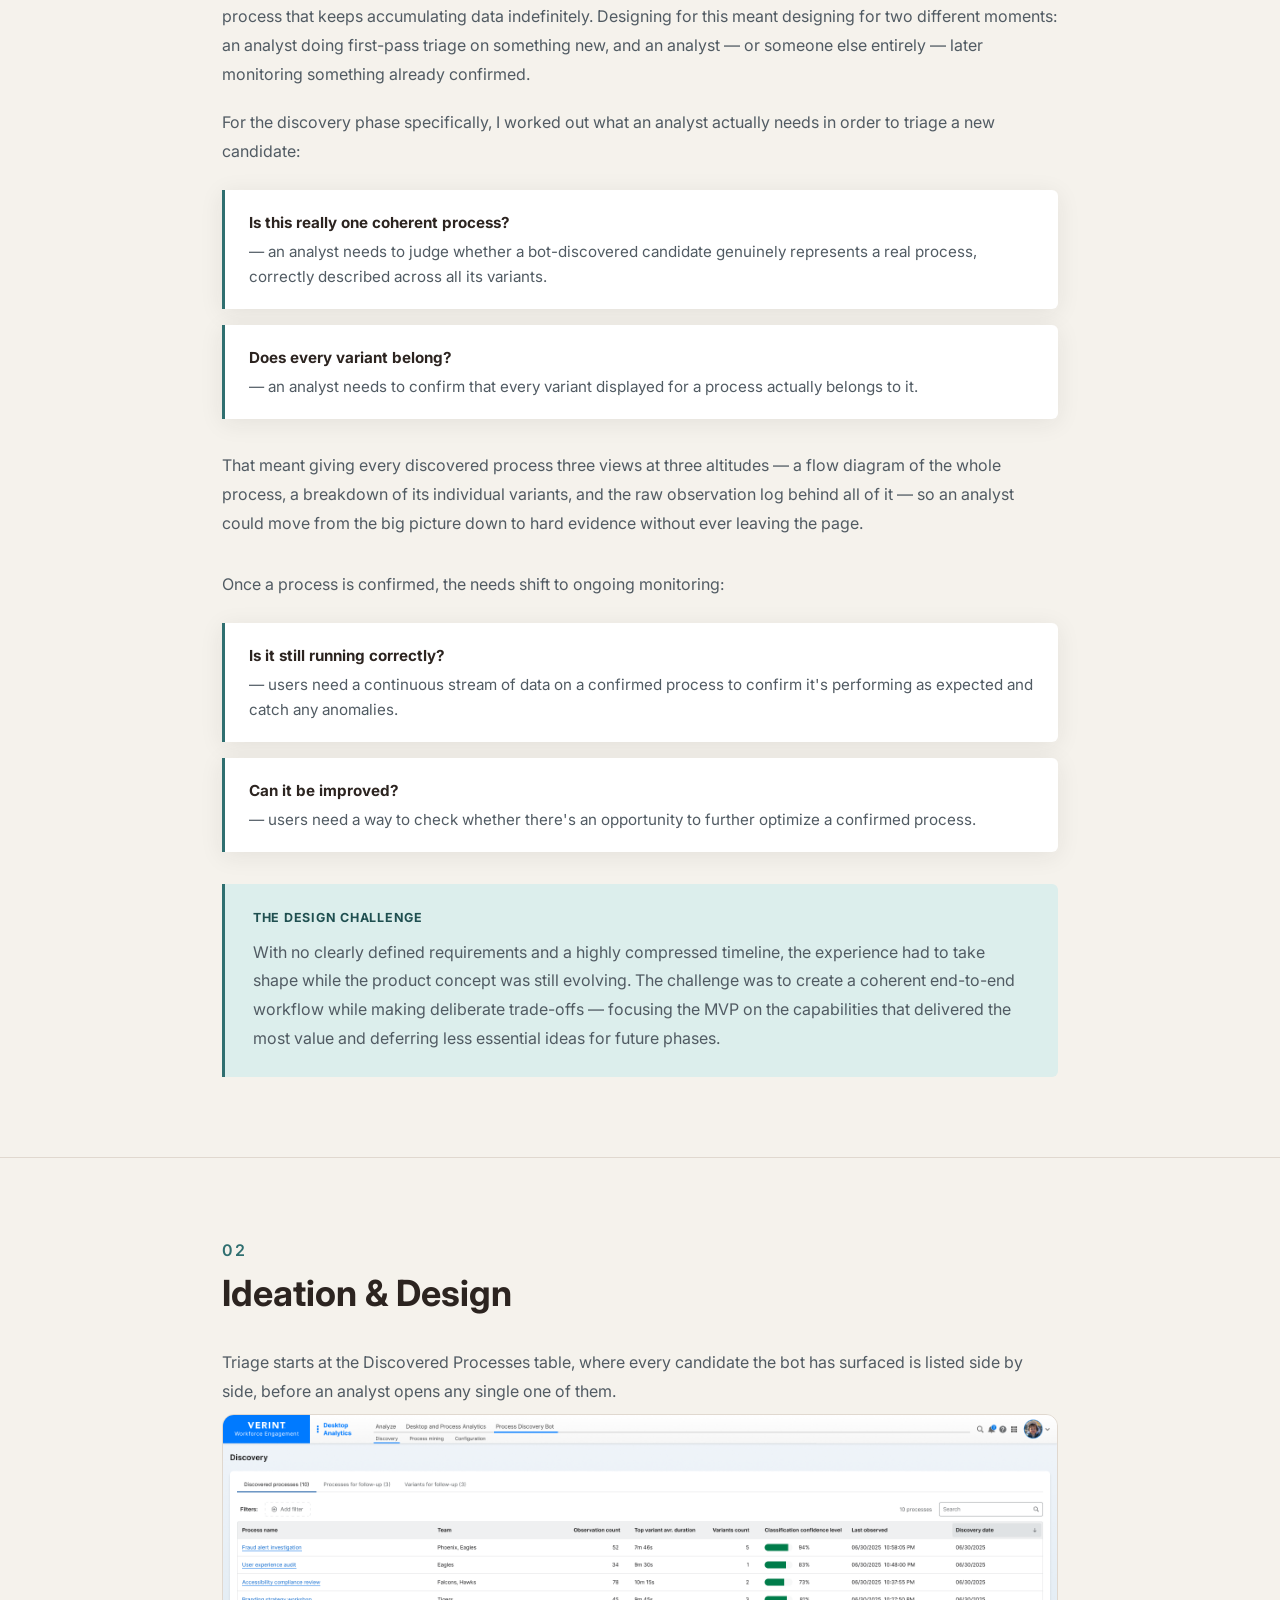
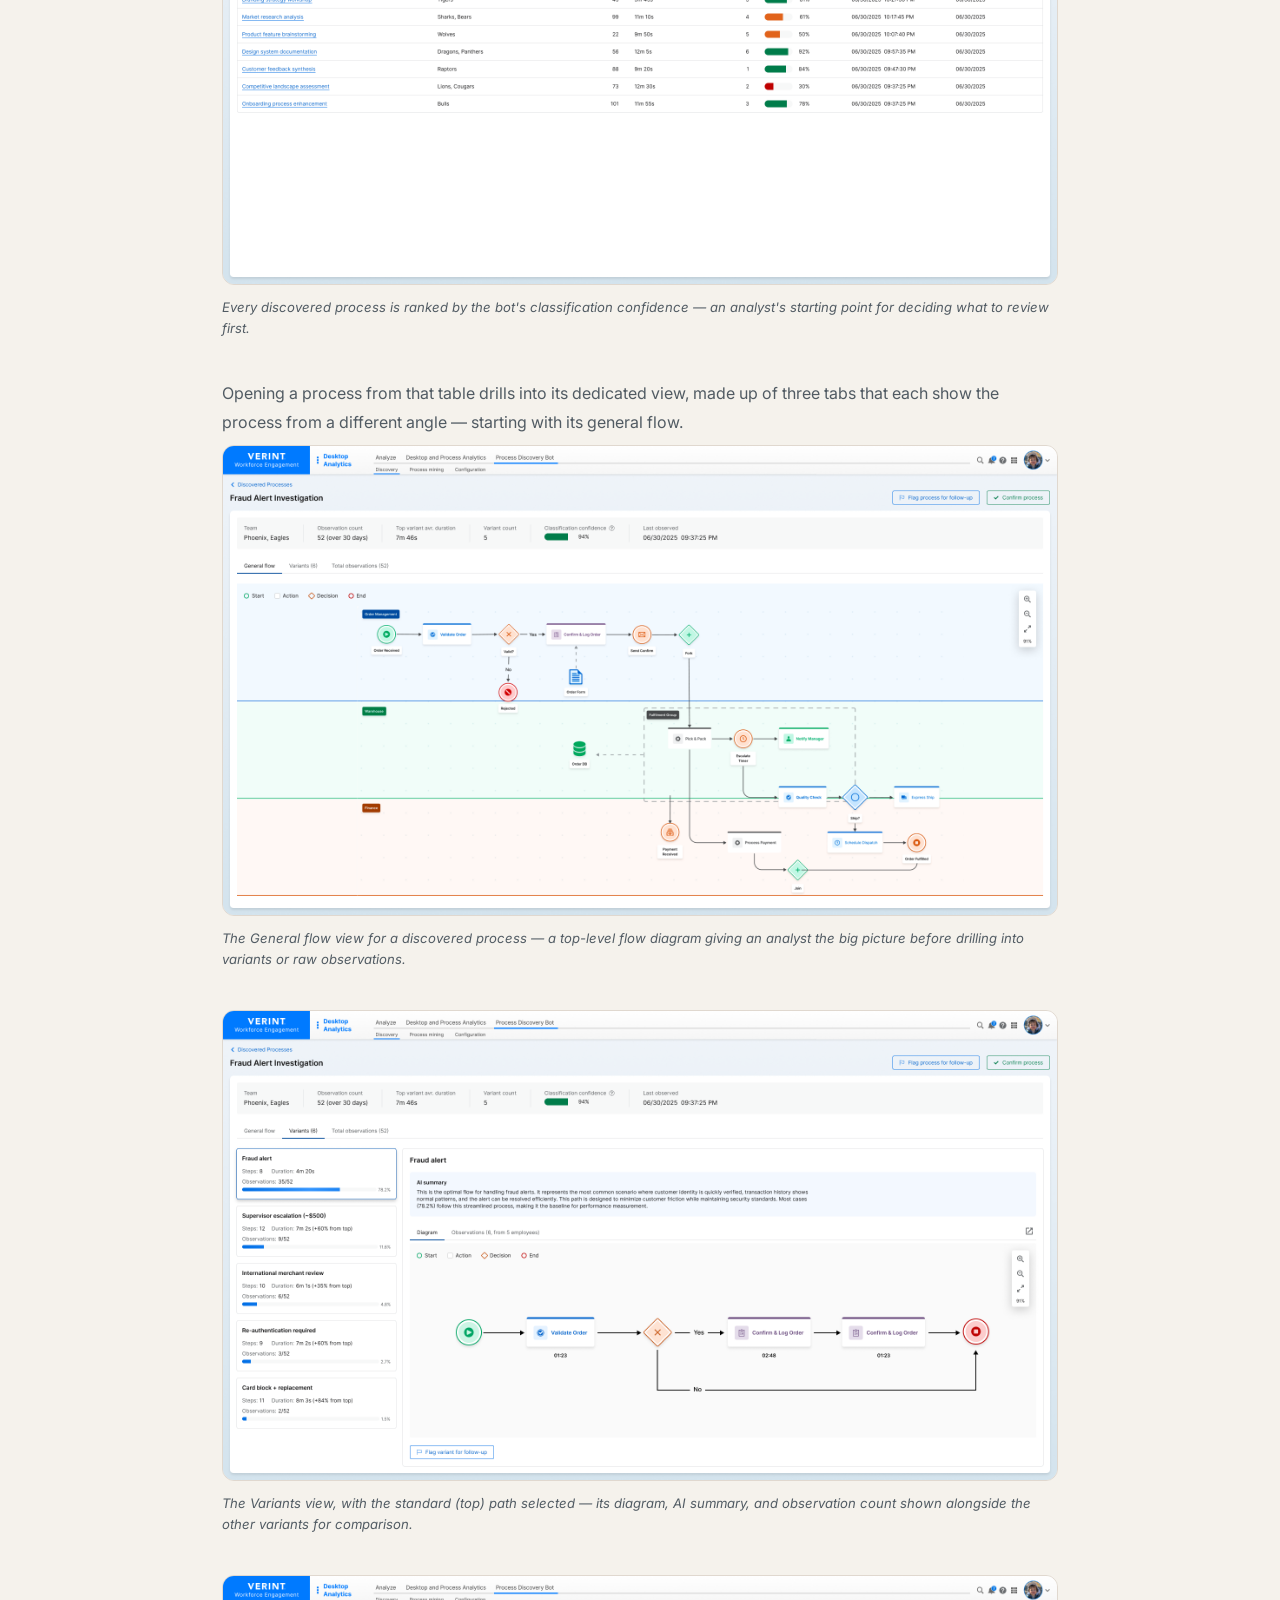
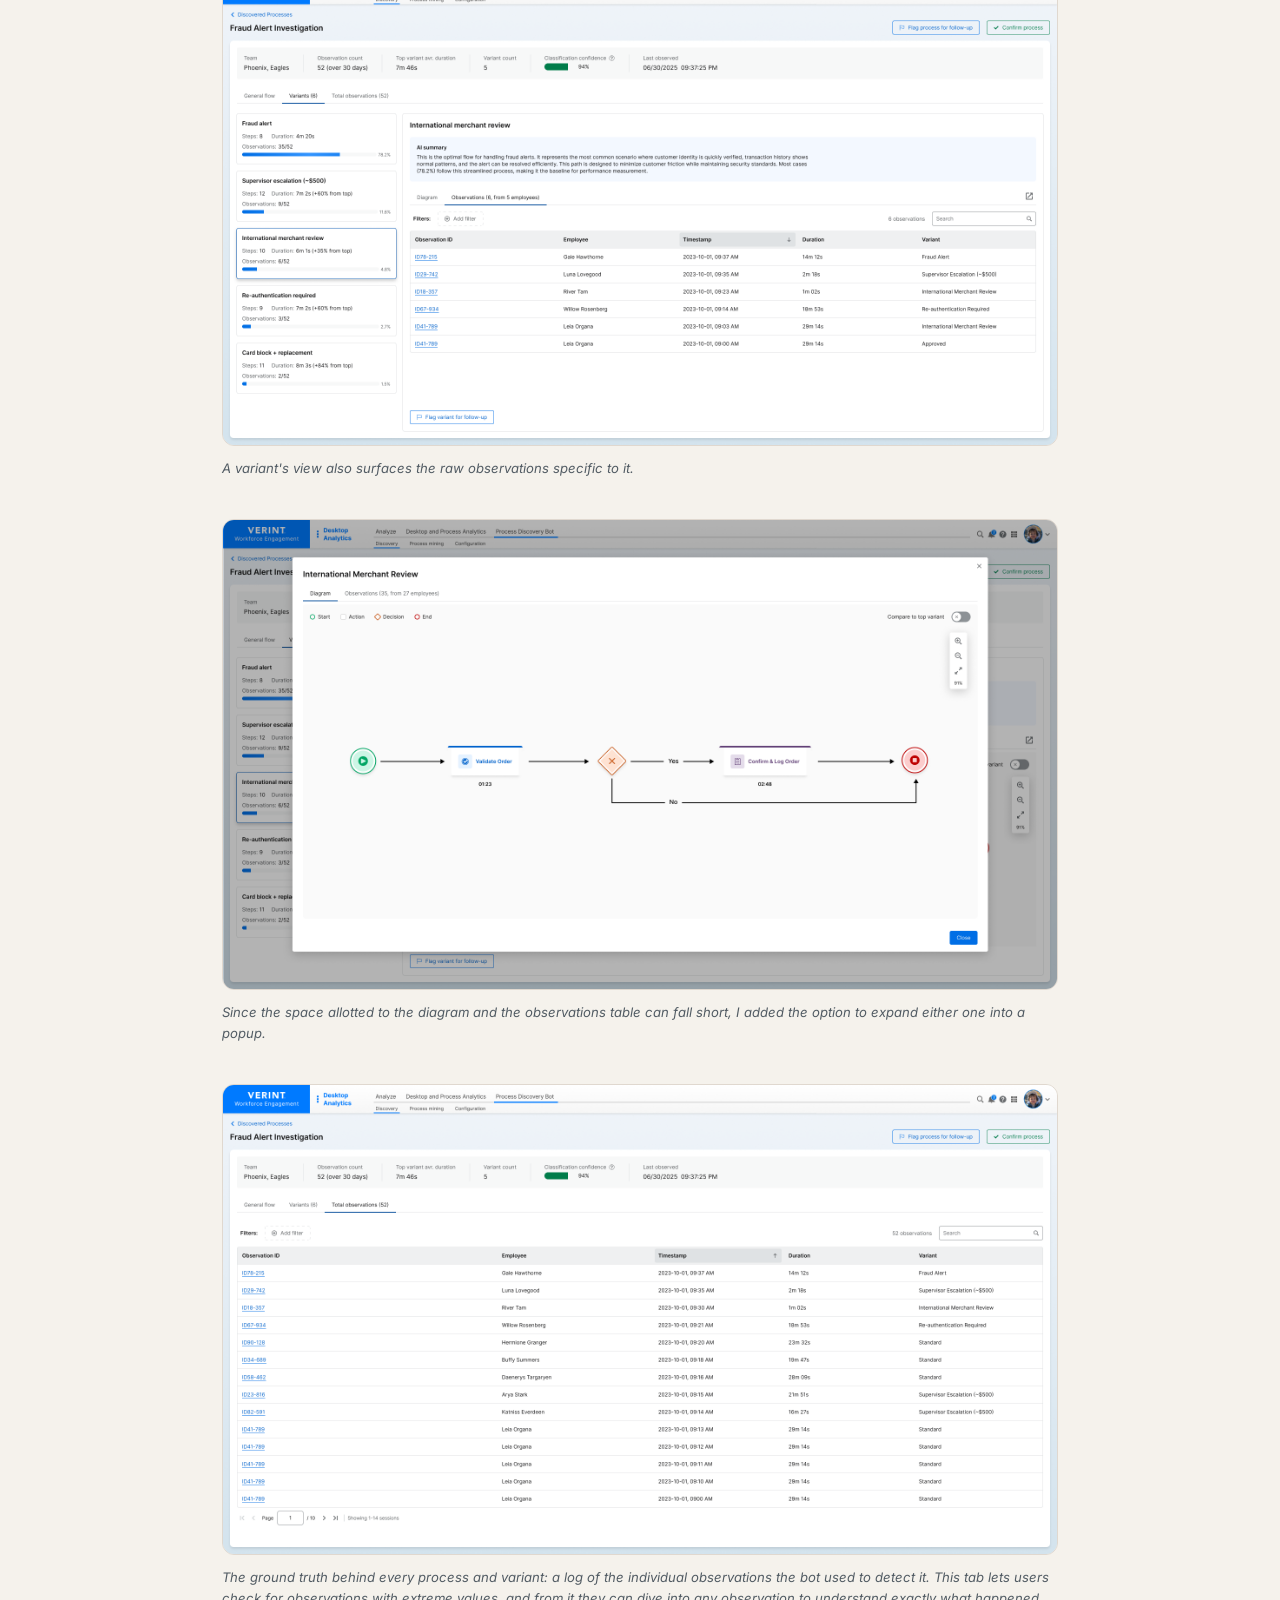
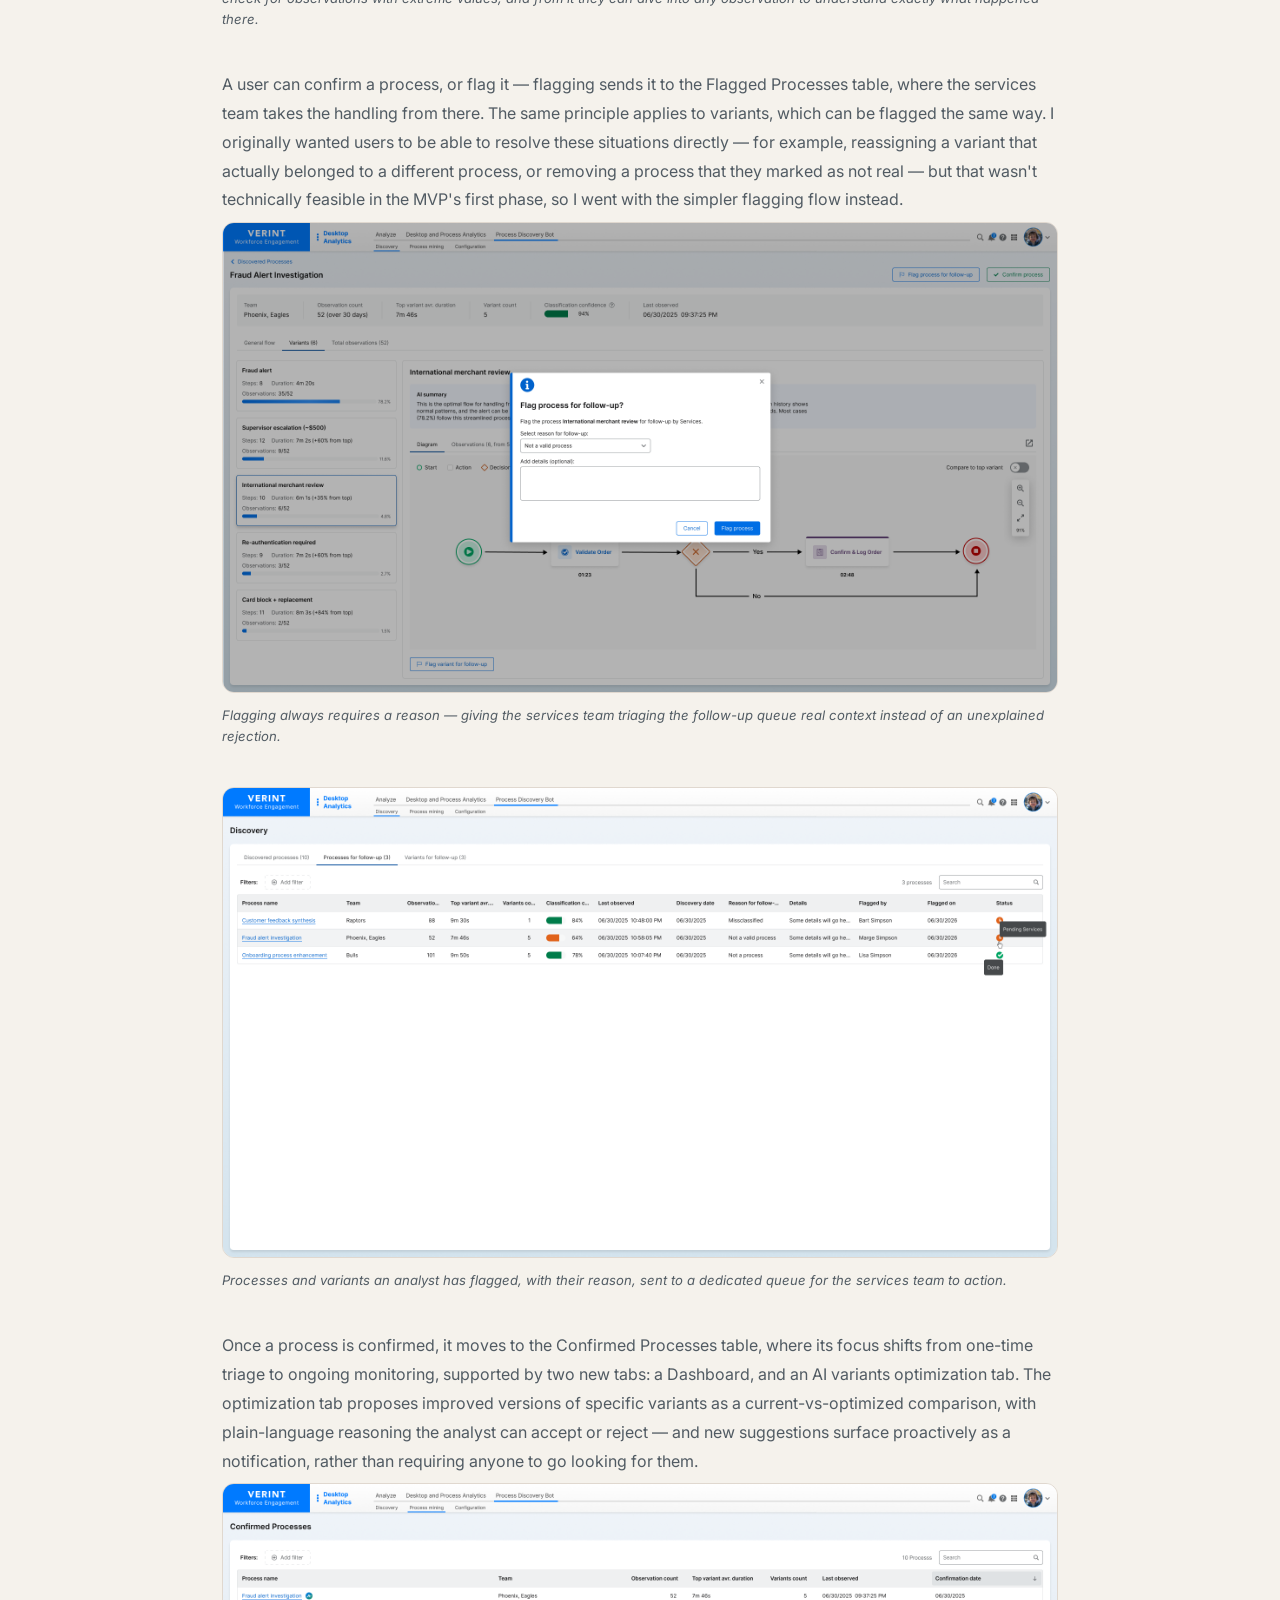
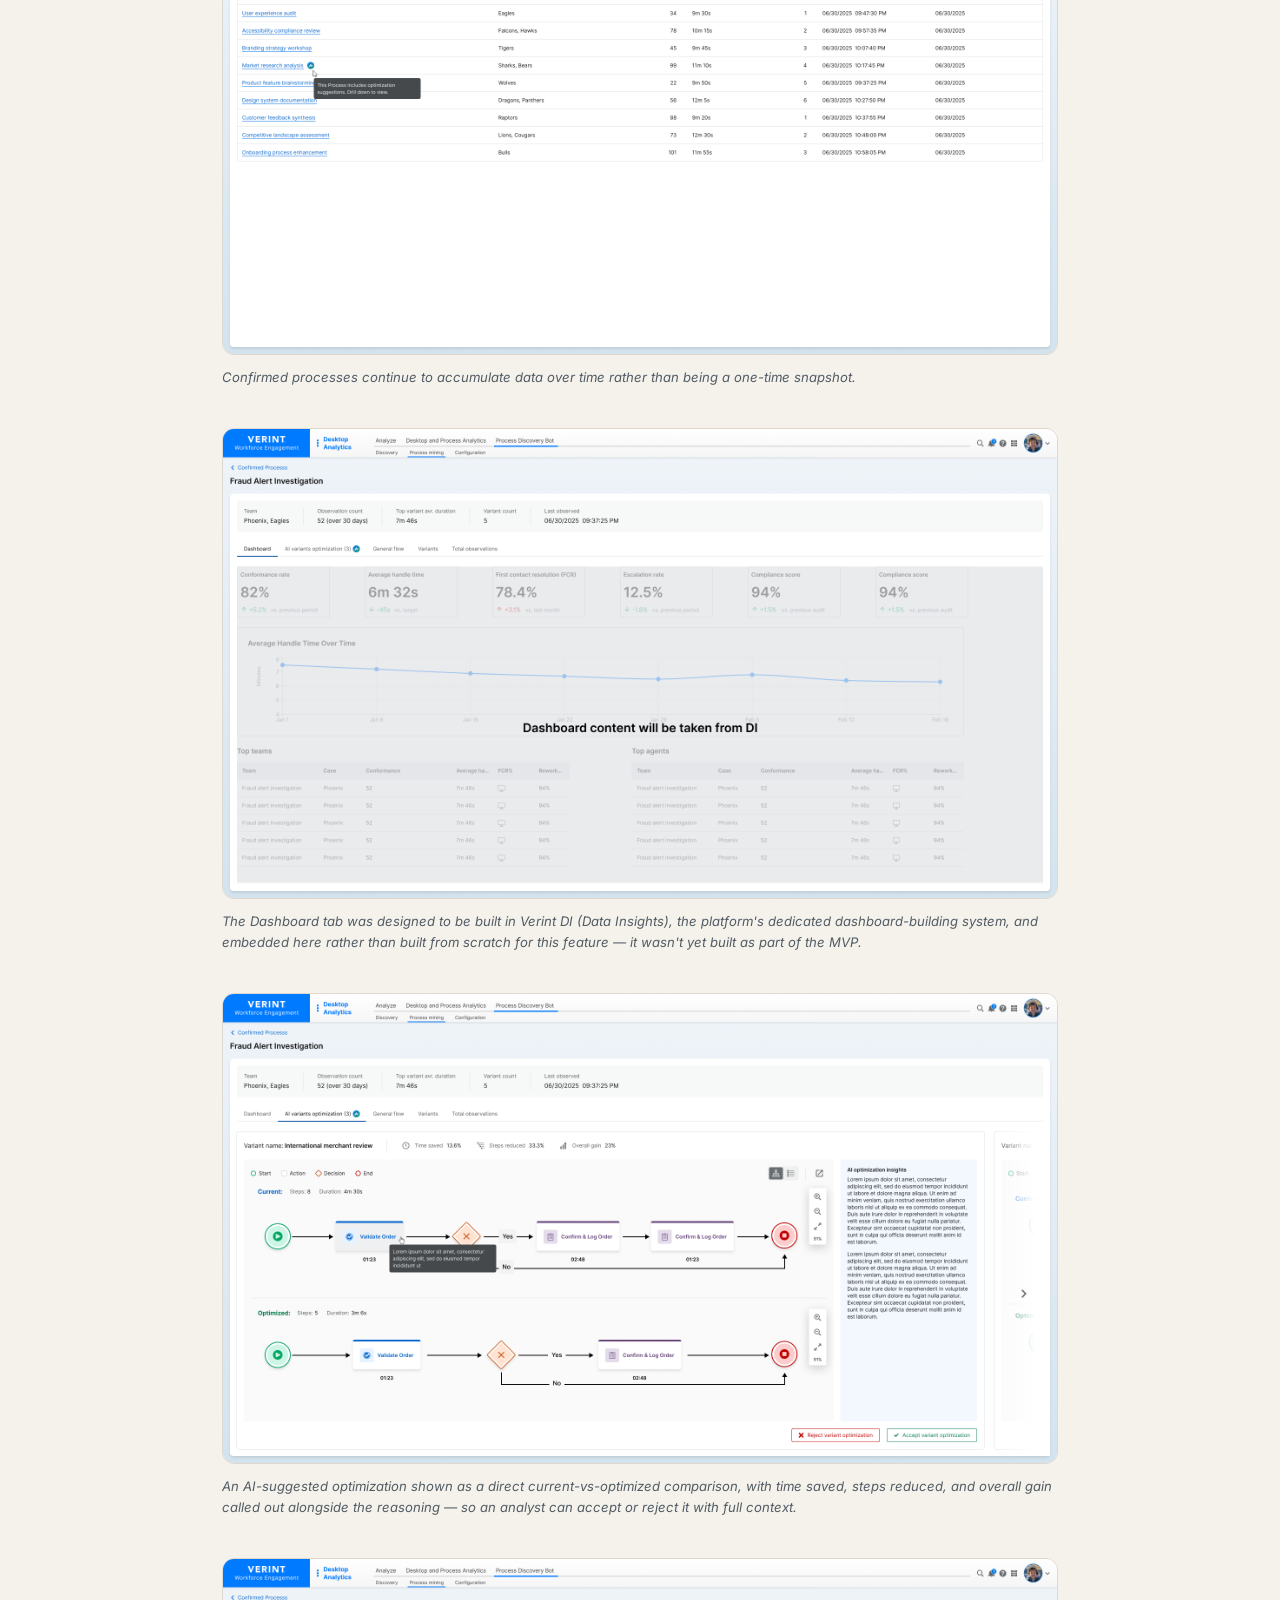
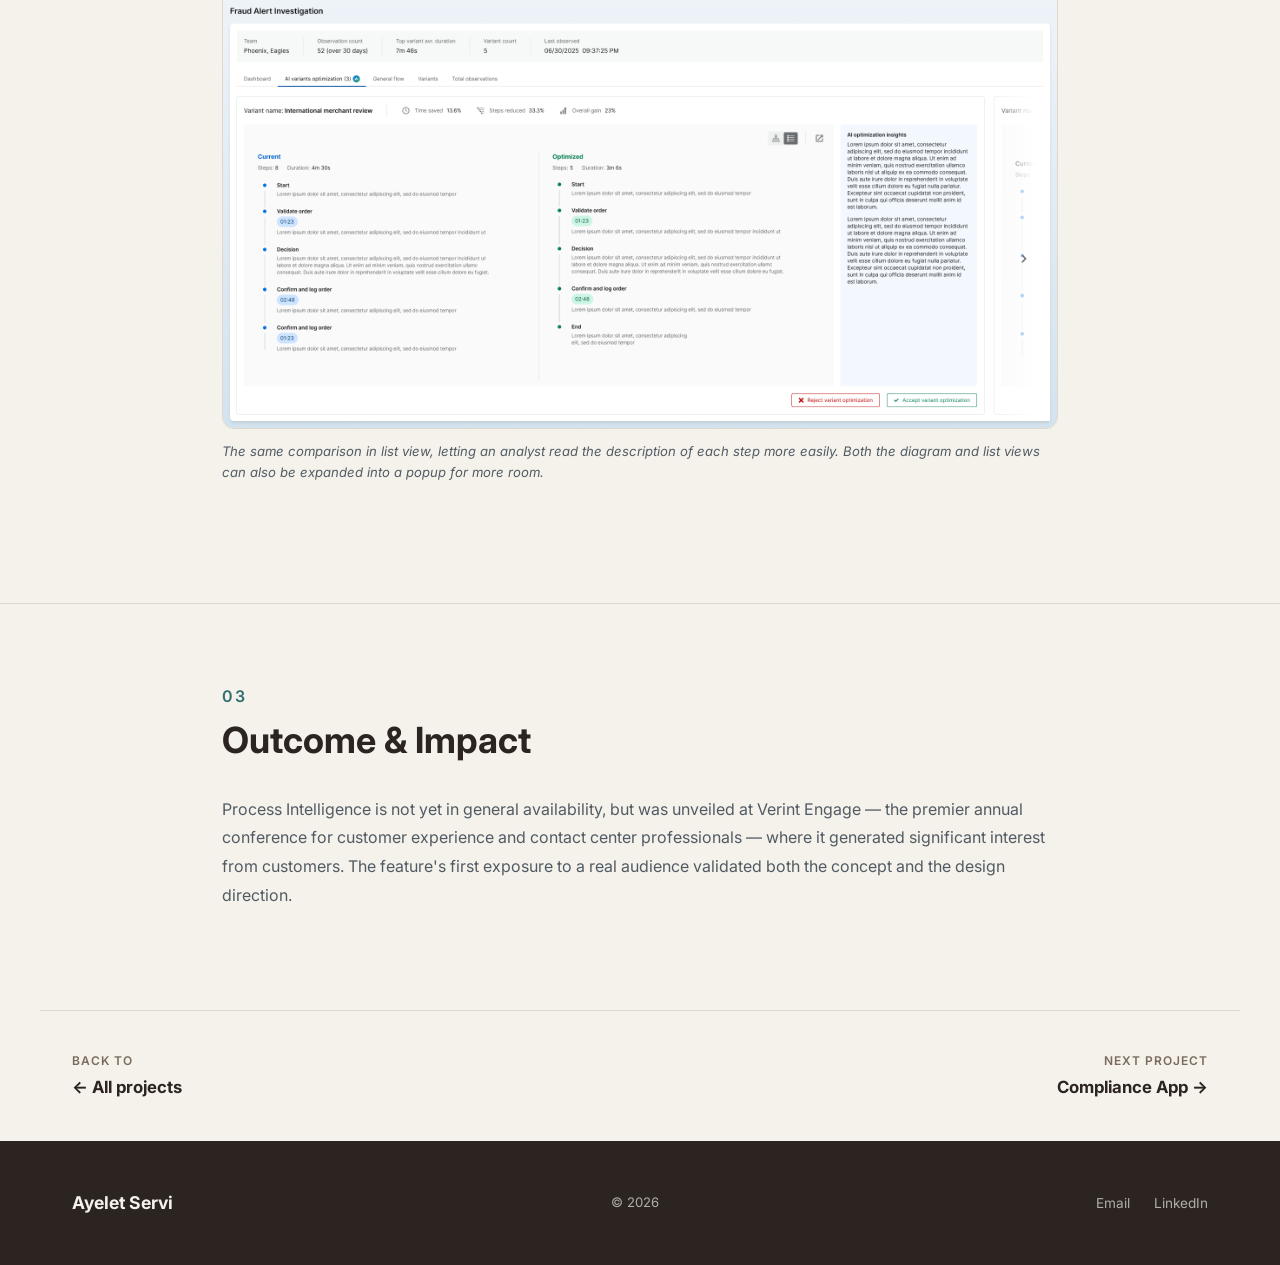
<file: docs/projects/process-discovery.html>
<!DOCTYPE html>
<html lang="en">
<head>
  <meta charset="UTF-8" />
  <meta name="viewport" content="width=device-width, initial-scale=1.0" />
  <meta name="description" content="Process Intelligence — Ayelet Servi" />
  <title>Process Intelligence — Ayelet Servi</title>
  <link rel="icon" type="image/svg+xml" href="data:image/svg+xml,%3Csvg xmlns='http://www.w3.org/2000/svg' viewBox='0 0 32 32'%3E%3Crect width='32' height='32' rx='8' fill='%231F6F6B'/%3E%3Ctext x='16' y='22' font-family='Arial, sans-serif' font-size='15' font-weight='700' fill='%23F9F6F1' text-anchor='middle'%3EAS%3C/text%3E%3C/svg%3E" />
  <meta property="og:type" content="website" />
  <meta property="og:site_name" content="Ayelet Servi" />
  <meta property="og:title" content="Process Intelligence — Ayelet Servi" />
  <meta property="og:description" content="Designed an AI-powered experience that automatically discovers business processes, recommends improvements, and enables ongoing monitoring of confirmed processes." />
  <meta property="og:image" content="../images/Process%20discovery/Discovered%20tasks%20-%20General%20flow.png" />
  <meta name="twitter:card" content="summary_large_image" />
  <link rel="preconnect" href="https://fonts.googleapis.com" />
  <link rel="preconnect" href="https://fonts.gstatic.com" crossorigin />
  <link href="https://fonts.googleapis.com/css2?family=Inter:wght@300;400;500;600&display=swap" rel="stylesheet" />
  <link rel="stylesheet" href="../css/style.css" />
  <noscript><style>.reveal { opacity: 1 !important; transform: none !important; }</style></noscript>
</head>
<body>

  <a href="#main" class="skip-link">Skip to main content</a>

  <header class="site-header" id="site-header">
    <nav class="nav-container" aria-label="Main navigation">
      <a href="../index.html" class="nav-logo">Ayelet Servi</a>
      <button class="nav-toggle" aria-label="Toggle navigation menu" aria-expanded="false" aria-controls="nav-menu">
        <span class="hamburger-line"></span>
        <span class="hamburger-line"></span>
        <span class="hamburger-line"></span>
      </button>
      <ul class="nav-links" id="nav-menu" role="list">
        <li><a href="../index.html" class="nav-link">Home</a></li>
        <li><a href="../index.html#work"    class="nav-link active">Selected projects</a></li>
        <li><a href="../index.html#about"   class="nav-link">About me</a></li>
        <li><a href="../index.html#contact" class="nav-link">Contact</a></li>
      </ul>
    </nav>
  </header>

  <main id="main">

    <section class="cs-hero">
      <div class="container">
        <a href="../index.html#work" class="back-link">← Back to selected projects</a>
        <div class="cs-meta-row">
          <span class="project-tag">Enterprise Web</span>
          <span class="project-tag">Process Mining</span>
          <span class="project-tag">Figma</span>
        </div>
        <div class="cs-hero__grid">
          <div class="cs-hero__text">
            <h1 class="cs-title">Process Intelligence</h1>
            <p class="cs-subtitle">Designed an AI-powered experience that automatically discovers business processes, recommends improvements, and enables ongoing monitoring of confirmed processes.</p>
            <div class="cs-overview">
              <h2 class="cs-overview__heading">Overview</h2>
              <p class="cs-overview__text">This project turned passive desktop observation into a trustworthy map of how work actually happens, giving analysts a human review layer to validate AI-discovered processes before they drive downstream decisions — from surfacing variants for review, to recommending optimized workflows, to ongoing monitoring of confirmed processes as they evolve.</p>
            </div>
          </div>
          <div class="cs-hero__image">
            <img src="../images/Process%20discovery/Discovered%20tasks%20-%20General%20flow.png" alt="Process Intelligence — general flow diagram" width="800" height="500" loading="lazy" />
          </div>
        </div>
      </div>
    </section>

    <section class="cs-section">
      <div class="cs-container">
        <h2>The Problem</h2>
        <p>
          Documented processes rarely match how work actually happens. To improve a workflow — or even know it needs improving — an organization first needs an accurate, current picture of what employees are really doing, across teams and variations, without relying on interviews or diagrams that go stale the moment anything changes.
        </p>
        <p>
          A bot addresses the first half of that problem by passively observing employee desktop activity and detecting recurring sequences of actions. Once a sequence has enough repeated observations for the bot to be confident it represents a genuine process, it's surfaced as a candidate. But automated detection is necessarily noisy: not every candidate is really one coherent process, and not every variant the bot groups under it actually belongs there. The system needed a human review layer an analyst could trust, before any of this data was used to drive decisions or optimizations.
        </p>
        <p>
          Even after a process is confirmed, the problem isn't fully solved: sequences drift over time, and a process that was accurate six months ago can quietly go stale again. Analysts needed a way to keep monitoring confirmed processes on an ongoing basis — not just validate them once and move on.
        </p>
      </div>
    </section>

    <hr class="cs-divider" />

    <section class="cs-section">
      <div class="cs-container">
        <div class="cs-section-header">
          <span class="section-label">01</span>
          <h2>Understanding the Needs</h2>
        </div>
        <p>
          I started by mapping the full lifecycle a candidate process moves through — from raw, unvalidated observations, to a discovered process once the bot's confidence crosses a threshold, through analyst review, to a confirmed process that keeps accumulating data indefinitely. Designing for this meant designing for two different moments: an analyst doing first-pass triage on something new, and an analyst — or someone else entirely — later monitoring something already confirmed.
        </p>
        <p>
          For the discovery phase specifically, I worked out what an analyst actually needs in order to triage a new candidate:
        </p>
        <ul class="cs-insights">
          <li><strong>Is this really one coherent process?</strong> — an analyst needs to judge whether a bot-discovered candidate genuinely represents a real process, correctly described across all its variants.</li>
          <li><strong>Does every variant belong?</strong> — an analyst needs to confirm that every variant displayed for a process actually belongs to it.</li>
        </ul>
        <p style="margin-top: 2rem;">
          That meant giving every discovered process three views at three altitudes — a flow diagram of the whole process, a breakdown of its individual variants, and the raw observation log behind all of it — so an analyst could move from the big picture down to hard evidence without ever leaving the page.
        </p>
        <p style="margin-top: 2rem;">
          Once a process is confirmed, the needs shift to ongoing monitoring:
        </p>
        <ul class="cs-insights">
          <li><strong>Is it still running correctly?</strong> — users need a continuous stream of data on a confirmed process to confirm it's performing as expected and catch any anomalies.</li>
          <li><strong>Can it be improved?</strong> — users need a way to check whether there's an opportunity to further optimize a confirmed process.</li>
        </ul>
        <div class="cs-challenge">
          <span class="cs-challenge__label">The design challenge</span>
          <p>With no clearly defined requirements and a highly compressed timeline, the experience had to take shape while the product concept was still evolving. The challenge was to create a coherent end-to-end workflow while making deliberate trade-offs — focusing the MVP on the capabilities that delivered the most value and deferring less essential ideas for future phases.</p>
        </div>
      </div>
    </section>

    <hr class="cs-divider" />

    <section class="cs-section cs-section--alt">
      <div class="cs-container">
        <div class="cs-section-header">
          <span class="section-label">02</span>
          <h2>Ideation &amp; Design</h2>
        </div>
        <p>
          Triage starts at the Discovered Processes table, where every candidate the bot has surfaced is listed side by side, before an analyst opens any single one of them.
        </p>
        <figure class="cs-image-block reveal">
          <img
            src="../images/Process%20discovery/Discovered%20tasks%20table.png"
            alt="Discovered Processes table, ranked by classification confidence"
            width="1000"
            height="560"
            loading="lazy"
          />
          <figcaption>Every discovered process is ranked by the bot's classification confidence — an analyst's starting point for deciding what to review first.</figcaption>
        </figure>
        <p>
          Opening a process from that table drills into its dedicated view, made up of three tabs that each show the process from a different angle — starting with its general flow.
        </p>
        <figure class="cs-image-block reveal">
          <img
            src="../images/Process%20discovery/Discovered%20tasks%20-%20General%20flow.png"
            alt="General flow diagram for a discovered process"
            width="1000"
            height="560"
            loading="lazy"
          />
          <figcaption>The General flow view for a discovered process — a top-level flow diagram giving an analyst the big picture before drilling into variants or raw observations.</figcaption>
        </figure>
        <figure class="cs-image-block reveal">
          <img
            src="../images/Process%20discovery/Discovered%20tasks%20-%20Variants%20-%20Standard%20path%20variant.png"
            alt="Variants view showing the standard path variant"
            width="1000"
            height="560"
            loading="lazy"
          />
          <figcaption>The Variants view, with the standard (top) path selected — its diagram, AI summary, and observation count shown alongside the other variants for comparison.</figcaption>
        </figure>
        <figure class="cs-image-block reveal">
          <img
            src="../images/Process%20discovery/Discovered%20tasks%20-%20Variants%20-%20Another%20variant%20-%20Observations.png"
            alt="Observations tab within a variant's view"
            width="1000"
            height="560"
            loading="lazy"
          />
          <figcaption>A variant's view also surfaces the raw observations specific to it.</figcaption>
        </figure>
        <figure class="cs-image-block reveal">
          <img
            src="../images/Process%20discovery/Expanded%20diagram%20and%20table%20area.png"
            alt="Diagram and observations table expanded into a popup"
            width="1000"
            height="560"
            loading="lazy"
          />
          <figcaption>Since the space allotted to the diagram and the observations table can fall short, I added the option to expand either one into a popup.</figcaption>
        </figure>
        <figure class="cs-image-block reveal">
          <img
            src="../images/Process%20discovery/Discovered%20tasks%20-%20Total%20observations.png"
            alt="Total observations table behind a discovered process"
            width="1000"
            height="560"
            loading="lazy"
          />
          <figcaption>The ground truth behind every process and variant: a log of the individual observations the bot used to detect it. This tab lets users check for observations with extreme values, and from it they can dive into any observation to understand exactly what happened there.</figcaption>
        </figure>
        <p>
          A user can confirm a process, or flag it — flagging sends it to the Flagged Processes table, where the services team takes the handling from there. The same principle applies to variants, which can be flagged the same way. I originally wanted users to be able to resolve these situations directly — for example, reassigning a variant that actually belonged to a different process, or removing a process that they marked as not real — but that wasn't technically feasible in the MVP's first phase, so I went with the simpler flagging flow instead.
        </p>
        <figure class="cs-image-block reveal">
          <img
            src="../images/Process%20discovery/Discovered%20processes%20-%20Flag%20process%20confirmation%20message.png"
            alt="Flag process for follow-up confirmation dialog"
            width="1000"
            height="560"
            loading="lazy"
          />
          <figcaption>Flagging always requires a reason — giving the services team triaging the follow-up queue real context instead of an unexplained rejection.</figcaption>
        </figure>
        <figure class="cs-image-block reveal">
          <img
            src="../images/Process%20discovery/Tasks%20for%20follow-up%20table.png"
            alt="Processes flagged for follow-up table"
            width="1000"
            height="560"
            loading="lazy"
          />
          <figcaption>Processes and variants an analyst has flagged, with their reason, sent to a dedicated queue for the services team to action.</figcaption>
        </figure>
        <p>
          Once a process is confirmed, it moves to the Confirmed Processes table, where its focus shifts from one-time triage to ongoing monitoring, supported by two new tabs: a Dashboard, and an AI variants optimization tab. The optimization tab proposes improved versions of specific variants as a current-vs-optimized comparison, with plain-language reasoning the analyst can accept or reject — and new suggestions surface proactively as a notification, rather than requiring anyone to go looking for them.
        </p>
        <figure class="cs-image-block reveal">
          <img
            src="../images/Process%20discovery/Confirmed%20tasks%20table.png"
            alt="Confirmed processes table"
            width="1000"
            height="560"
            loading="lazy"
          />
          <figcaption>Confirmed processes continue to accumulate data over time rather than being a one-time snapshot.</figcaption>
        </figure>
        <figure class="cs-image-block reveal">
          <img
            src="../images/Process%20discovery/Confirmed%20tasks%20-%20Dashboard.png"
            alt="Dashboard tab for a confirmed process"
            width="1000"
            height="560"
            loading="lazy"
          />
          <figcaption>The Dashboard tab was designed to be built in Verint DI (Data Insights), the platform's dedicated dashboard-building system, and embedded here rather than built from scratch for this feature — it wasn't yet built as part of the MVP.</figcaption>
        </figure>
        <figure class="cs-image-block reveal">
          <img
            src="../images/Process%20discovery/Confirmed%20tasks%20-%20AI%20variants%20optimization%20-%20diagram%20view%201.png"
            alt="AI variant optimization shown as a current vs. optimized diagram comparison"
            width="1000"
            height="560"
            loading="lazy"
          />
          <figcaption>An AI-suggested optimization shown as a direct current-vs-optimized comparison, with time saved, steps reduced, and overall gain called out alongside the reasoning — so an analyst can accept or reject it with full context.</figcaption>
        </figure>
        <figure class="cs-image-block reveal">
          <img
            src="../images/Process%20discovery/Confirmed%20tasks%20-%20AI%20variants%20optimization%20-%20list%20view.png"
            alt="AI variant optimization shown as a current vs. optimized list view"
            width="1000"
            height="560"
            loading="lazy"
          />
          <figcaption>The same comparison in list view, letting an analyst read the description of each step more easily. Both the diagram and list views can also be expanded into a popup for more room.</figcaption>
        </figure>
      </div>
    </section>

    <hr class="cs-divider" />

    <section class="cs-section">
      <div class="cs-container">
        <div class="cs-section-header">
          <span class="section-label">03</span>
          <h2>Outcome &amp; Impact</h2>
        </div>
        <p>
          Process Intelligence is not yet in general availability, but was unveiled at Verint Engage — the premier annual conference for customer experience and contact center professionals — where it generated significant interest from customers. The feature's first exposure to a real audience validated both the concept and the design direction.
        </p>
      </div>
    </section>

    <nav class="cs-project-nav" aria-label="Project navigation">
      <a href="../index.html#work" class="cs-project-nav__back">
        <span>Back to</span>
        <strong>← All projects</strong>
      </a>
      <a href="compliance-app.html" class="cs-project-nav__next">
        <span>Next project</span>
        <strong>Compliance App →</strong>
      </a>
    </nav>

  </main>

  <footer class="site-footer">
    <div class="container footer-inner">
      <p class="footer-name">Ayelet Servi</p>
      <p class="footer-copy">© <span class="footer-year"></span></p>
      <ul class="footer-links" role="list">
        <li><a href="mailto:ayelet.servi@gmail.com">Email</a></li>
        <li><a href="https://www.linkedin.com/in/ayelet-servi" target="_blank" rel="noopener noreferrer">LinkedIn</a></li>
      </ul>
    </div>
  </footer>

  <script src="../js/main.js"></script>
</body>
</html>
</file>
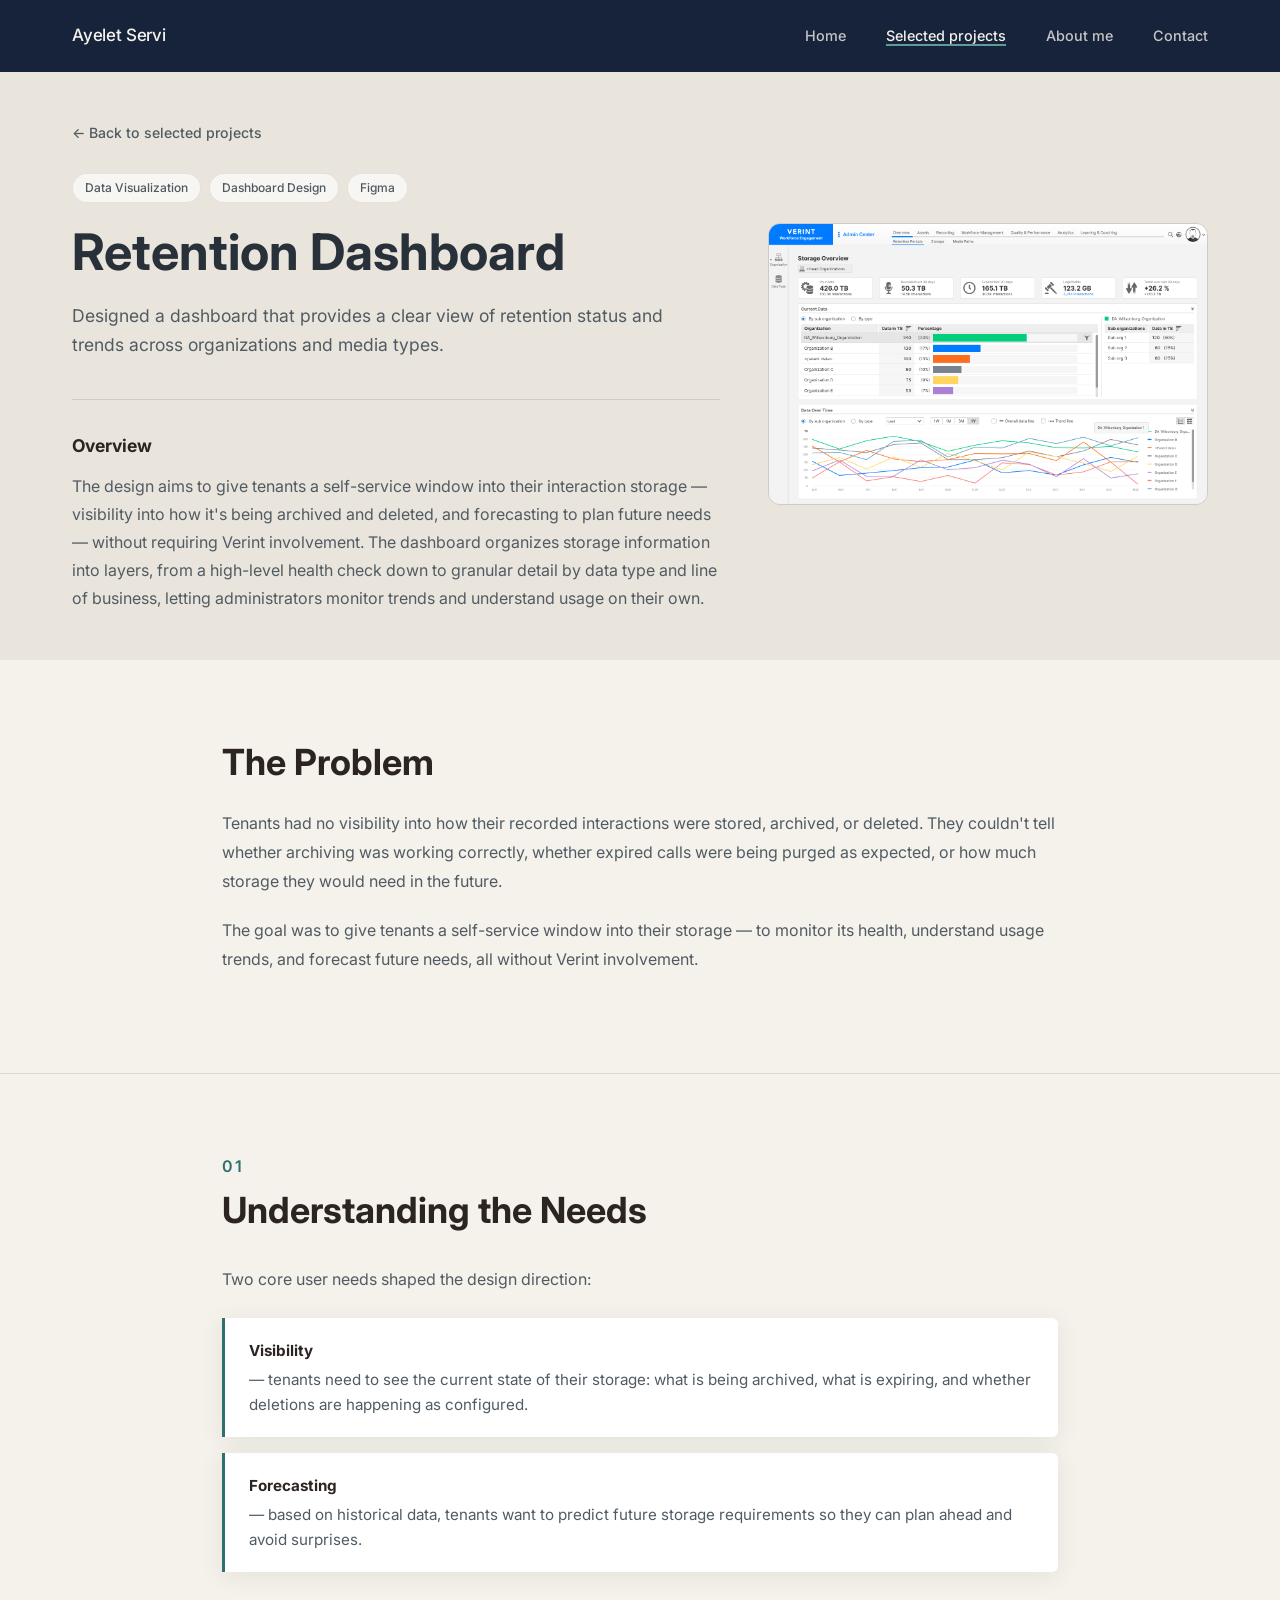
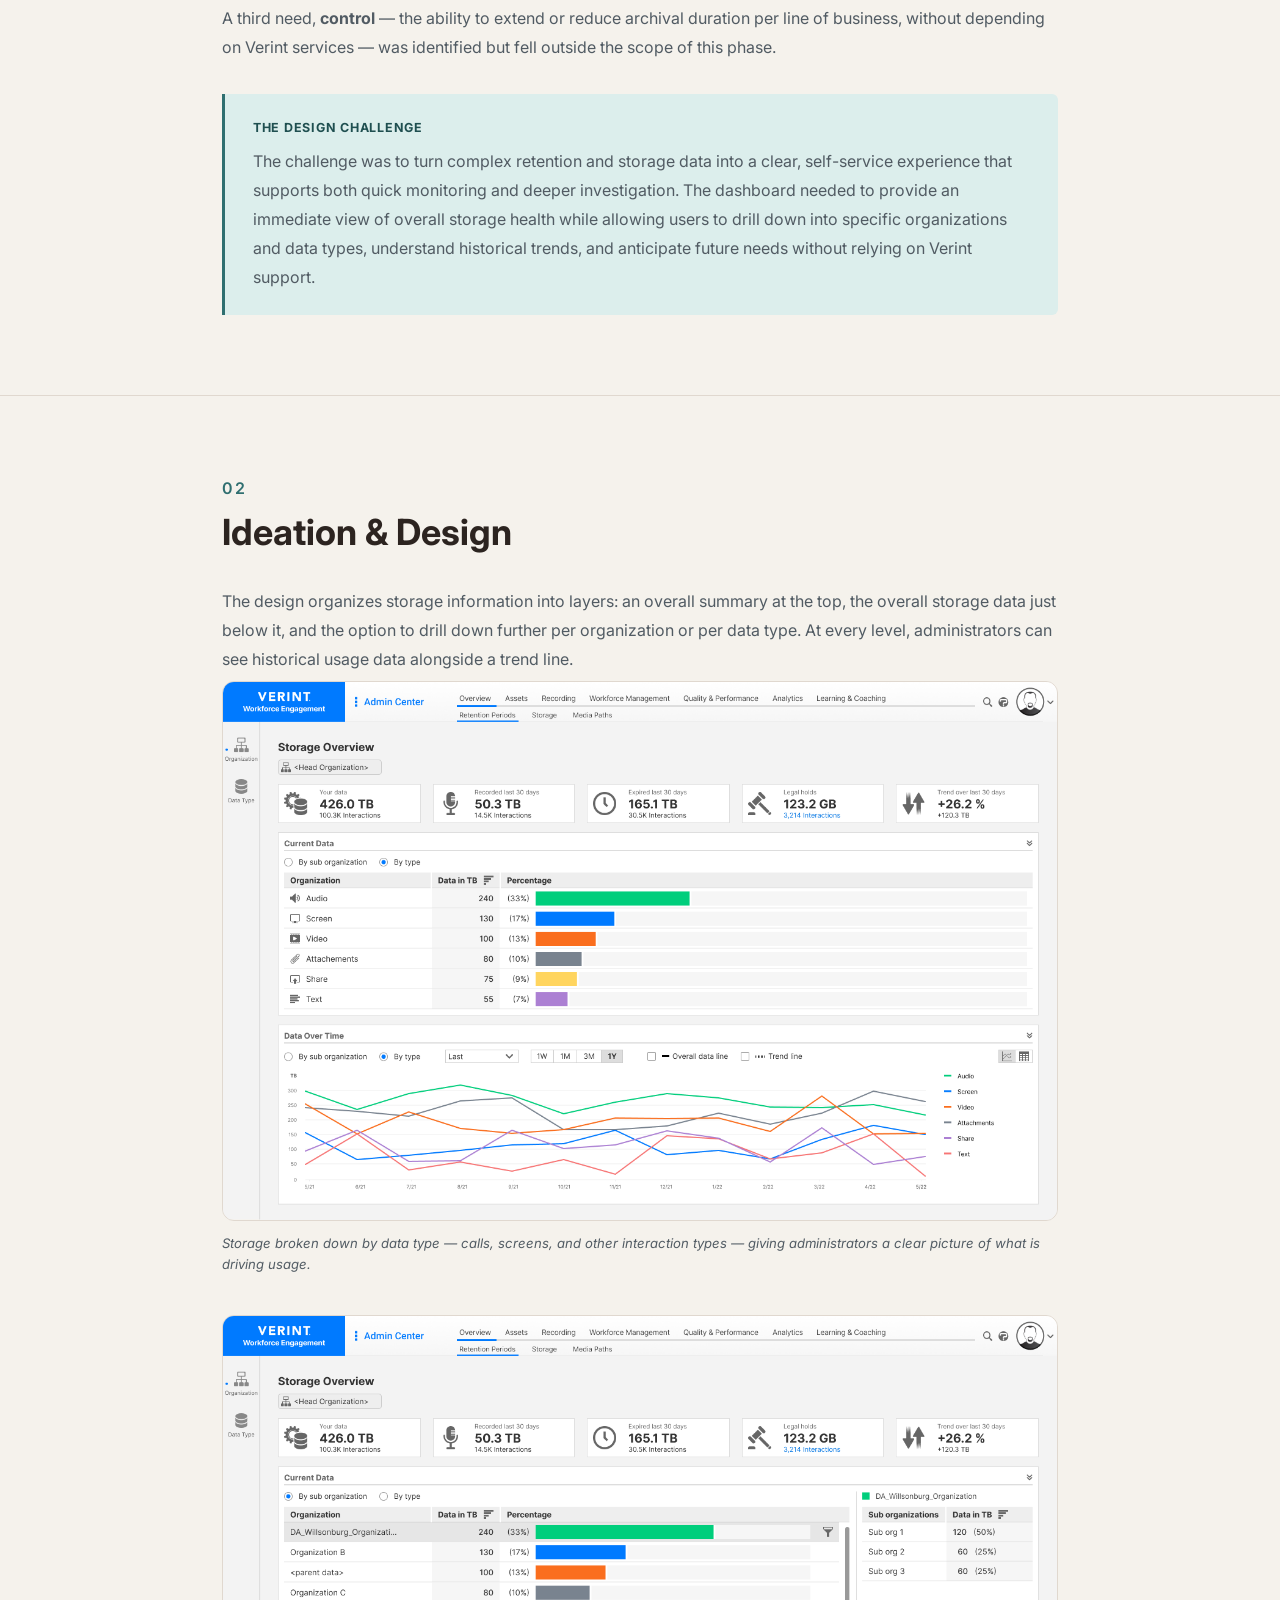
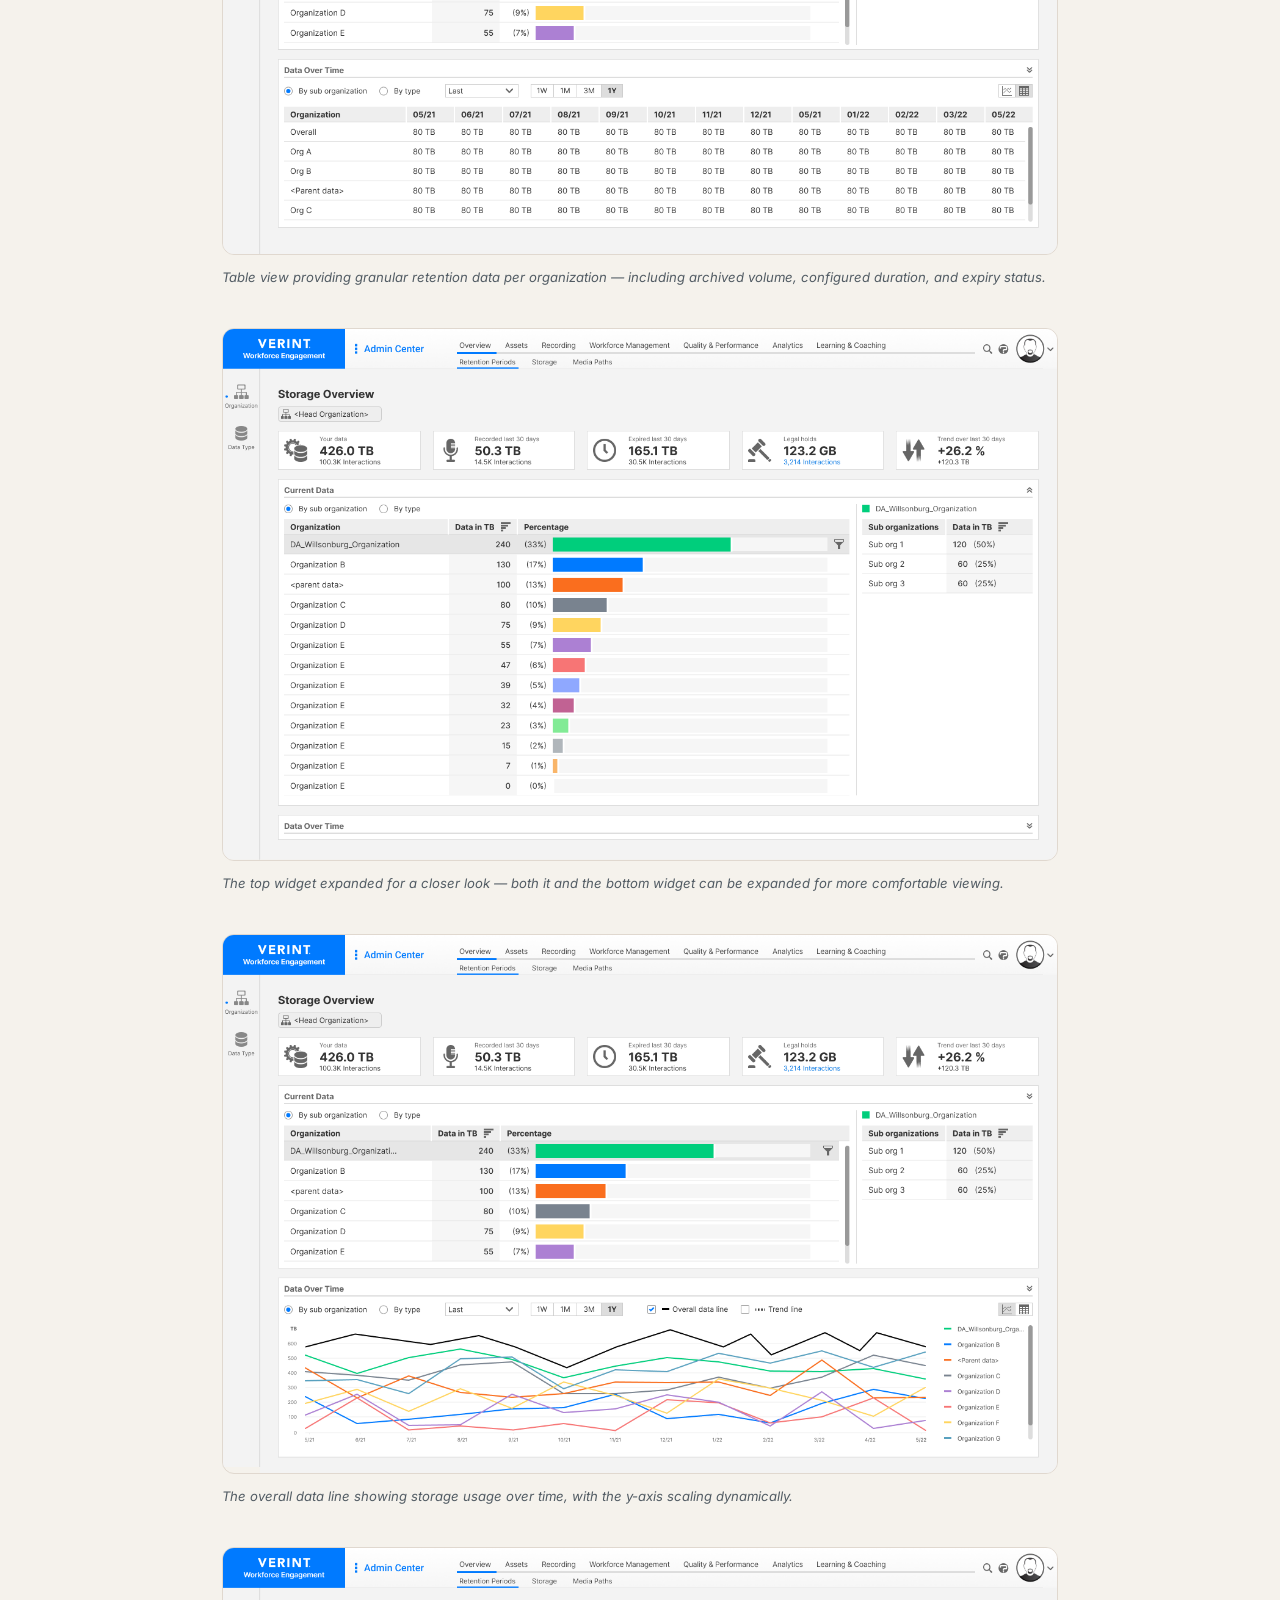
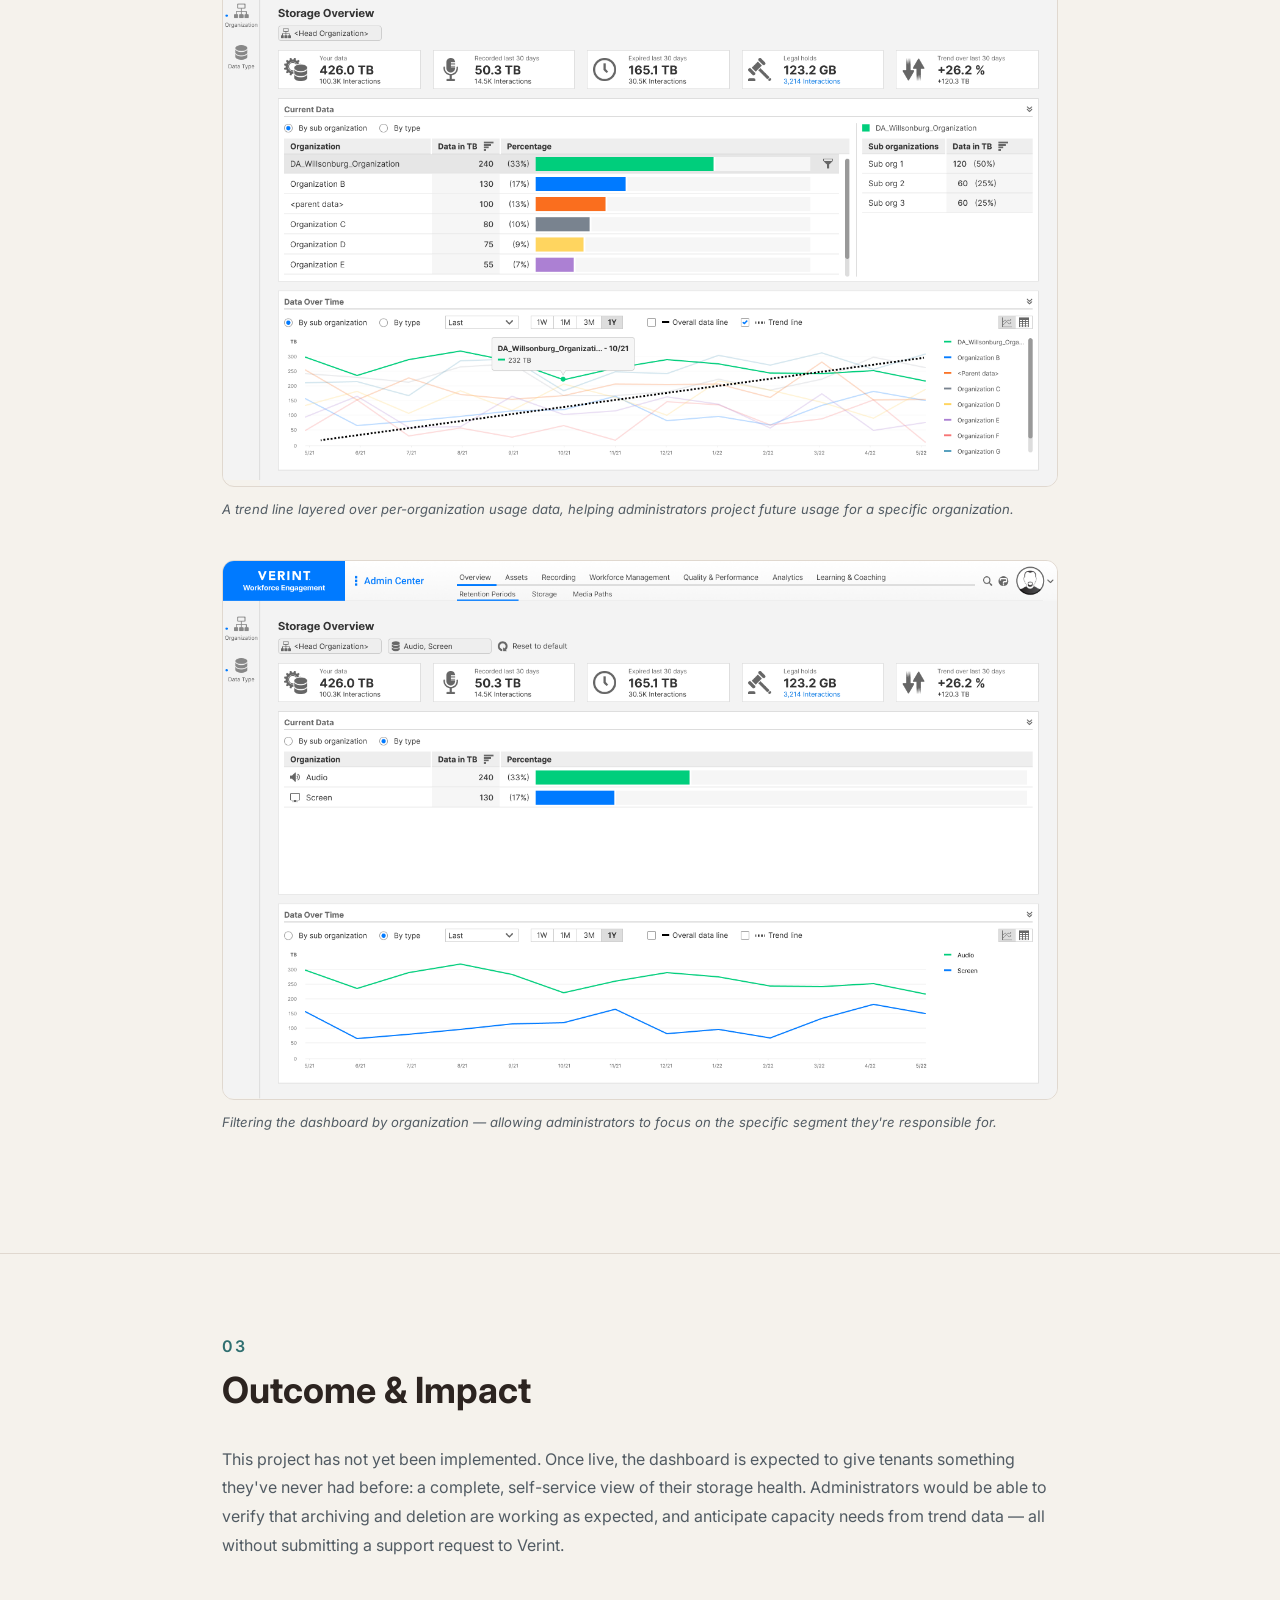
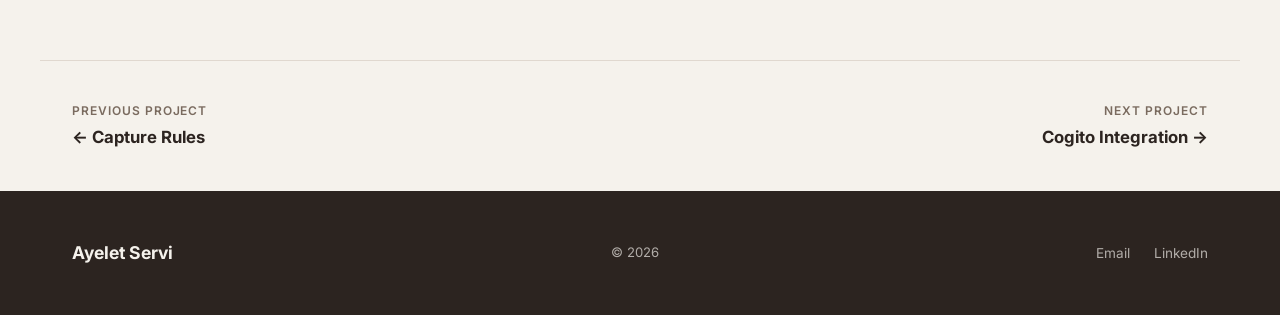
<file: docs/projects/retention-dashboard.html>
<!DOCTYPE html>
<html lang="en">
<head>
  <meta charset="UTF-8" />
  <meta name="viewport" content="width=device-width, initial-scale=1.0" />
  <meta name="description" content="Retention Dashboard — Ayelet Servi" />
  <title>Retention Dashboard — Ayelet Servi</title>
  <link rel="icon" type="image/svg+xml" href="data:image/svg+xml,%3Csvg xmlns='http://www.w3.org/2000/svg' viewBox='0 0 32 32'%3E%3Crect width='32' height='32' rx='8' fill='%231F6F6B'/%3E%3Ctext x='16' y='22' font-family='Arial, sans-serif' font-size='15' font-weight='700' fill='%23F9F6F1' text-anchor='middle'%3EAS%3C/text%3E%3C/svg%3E" />
  <meta property="og:type" content="website" />
  <meta property="og:site_name" content="Ayelet Servi" />
  <meta property="og:title" content="Retention Dashboard — Ayelet Servi" />
  <meta property="og:description" content="Designed a dashboard that provides a clear view of retention status and trends across organizations and media types." />
  <meta property="og:image" content="../images/Retention%20dashboard/Retention%20dashboard%20-%20general.png" />
  <meta name="twitter:card" content="summary_large_image" />
  <link rel="preconnect" href="https://fonts.googleapis.com" />
  <link rel="preconnect" href="https://fonts.gstatic.com" crossorigin />
  <link href="https://fonts.googleapis.com/css2?family=Inter:wght@300;400;500;600&display=swap" rel="stylesheet" />
  <link rel="stylesheet" href="../css/style.css" />
  <noscript><style>.reveal { opacity: 1 !important; transform: none !important; }</style></noscript>
</head>
<body>

  <a href="#main" class="skip-link">Skip to main content</a>

  <header class="site-header" id="site-header">
    <nav class="nav-container" aria-label="Main navigation">
      <a href="../index.html" class="nav-logo">Ayelet Servi</a>
      <button class="nav-toggle" aria-label="Toggle navigation menu" aria-expanded="false" aria-controls="nav-menu">
        <span class="hamburger-line"></span>
        <span class="hamburger-line"></span>
        <span class="hamburger-line"></span>
      </button>
      <ul class="nav-links" id="nav-menu" role="list">
        <li><a href="../index.html" class="nav-link">Home</a></li>
        <li><a href="../index.html#work"    class="nav-link active">Selected projects</a></li>
        <li><a href="../index.html#about"   class="nav-link">About me</a></li>
        <li><a href="../index.html#contact" class="nav-link">Contact</a></li>
      </ul>
    </nav>
  </header>

  <main id="main">

    <section class="cs-hero">
      <div class="container">
        <a href="../index.html#work" class="back-link">← Back to selected projects</a>
        <div class="cs-meta-row">
          <span class="project-tag">Data Visualization</span>
          <span class="project-tag">Dashboard Design</span>
          <span class="project-tag">Figma</span>
        </div>
        <div class="cs-hero__grid">
          <div class="cs-hero__text">
            <h1 class="cs-title">Retention Dashboard</h1>
            <p class="cs-subtitle">Designed a dashboard that provides a clear view of retention status and trends across organizations and media types.</p>
            <div class="cs-overview">
              <h2 class="cs-overview__heading">Overview</h2>
              <p class="cs-overview__text">The design aims to give tenants a self-service window into their interaction storage — visibility into how it's being archived and deleted, and forecasting to plan future needs — without requiring Verint involvement. The dashboard organizes storage information into layers, from a high-level health check down to granular detail by data type and line of business, letting administrators monitor trends and understand usage on their own.</p>
            </div>
          </div>
          <div class="cs-hero__image">
            <img src="../images/Retention%20dashboard/Retention%20dashboard%20-%20general.png" alt="Retention Dashboard — general view" width="800" height="500" loading="lazy" />
          </div>
        </div>
      </div>
    </section>

    <section class="cs-section">
      <div class="cs-container">
        <h2>The Problem</h2>
        <p>
          Tenants had no visibility into how their recorded interactions were stored, archived, or deleted. They couldn't tell whether archiving was working correctly, whether expired calls were being purged as expected, or how much storage they would need in the future.
        </p>
        <p>
          The goal was to give tenants a self-service window into their storage — to monitor its health, understand usage trends, and forecast future needs, all without Verint involvement.
        </p>
      </div>
    </section>

    <hr class="cs-divider" />

    <section class="cs-section">
      <div class="cs-container">
        <div class="cs-section-header">
          <span class="section-label">01</span>
          <h2>Understanding the Needs</h2>
        </div>
        <p>
          Two core user needs shaped the design direction:
        </p>
        <ul class="cs-insights">
          <li><strong>Visibility</strong> — tenants need to see the current state of their storage: what is being archived, what is expiring, and whether deletions are happening as configured.</li>
          <li><strong>Forecasting</strong> — based on historical data, tenants want to predict future storage requirements so they can plan ahead and avoid surprises.</li>
        </ul>
        <p style="margin-top: 2rem;">
          A third need, <strong>control</strong> — the ability to extend or reduce archival duration per line of business, without depending on Verint services — was identified but fell outside the scope of this phase.
        </p>
        <div class="cs-challenge">
          <span class="cs-challenge__label">The design challenge</span>
          <p>The challenge was to turn complex retention and storage data into a clear, self-service experience that supports both quick monitoring and deeper investigation. The dashboard needed to provide an immediate view of overall storage health while allowing users to drill down into specific organizations and data types, understand historical trends, and anticipate future needs without relying on Verint support.</p>
        </div>
      </div>
    </section>

    <hr class="cs-divider" />

    <section class="cs-section cs-section--alt">
      <div class="cs-container">
        <div class="cs-section-header">
          <span class="section-label">02</span>
          <h2>Ideation &amp; Design</h2>
        </div>
        <p>
          The design organizes storage information into layers: an overall summary at the top, the overall storage data just below it, and the option to drill down further per organization or per data type. At every level, administrators can see historical usage data alongside a trend line.
        </p>
        <figure class="cs-image-block reveal">
          <img
            src="../images/Retention%20dashboard/Retention%20dashboard%20-%20by%20media%20type.png"
            alt="Retention Dashboard — breakdown by media type"
            width="1000"
            height="560"
            loading="lazy"
          />
          <figcaption>Storage broken down by data type — calls, screens, and other interaction types — giving administrators a clear picture of what is driving usage.</figcaption>
        </figure>
        <figure class="cs-image-block reveal">
          <img
            src="../images/Retention%20dashboard/Retention%20dashboard%20-%20table%20view.png"
            alt="Retention Dashboard — table view with per-LOB detail"
            width="1000"
            height="560"
            loading="lazy"
          />
          <figcaption>Table view providing granular retention data per organization — including archived volume, configured duration, and expiry status.</figcaption>
        </figure>
        <figure class="cs-image-block reveal">
          <img
            src="../images/Retention%20dashboard/Retention%20dashboard%20-%20expanded1.png"
            alt="Retention Dashboard — expanded line of business view"
            width="1000"
            height="560"
            loading="lazy"
          />
          <figcaption>The top widget expanded for a closer look — both it and the bottom widget can be expanded for more comfortable viewing.</figcaption>
        </figure>
        <figure class="cs-image-block reveal">
          <img
            src="../images/Retention%20dashboard/Retention%20dashboard%20-%20Overall%20data%20line.png"
            alt="Retention Dashboard — overall data trend line"
            width="1000"
            height="560"
            loading="lazy"
          />
          <figcaption>The overall data line showing storage usage over time, with the y-axis scaling dynamically.</figcaption>
        </figure>
        <figure class="cs-image-block reveal">
          <img
            src="../images/Retention%20dashboard/Retention%20dashboard%20-%20trend%20line.png"
            alt="Retention Dashboard — data over time with projected trend line"
            width="1000"
            height="560"
            loading="lazy"
          />
          <figcaption>A trend line layered over per-organization usage data, helping administrators project future usage for a specific organization.</figcaption>
        </figure>
        <figure class="cs-image-block reveal">
          <img
            src="../images/Retention%20dashboard/Retention%20dashboard%20-%20filtered.png"
            alt="Retention Dashboard — filtered by line of business"
            width="1000"
            height="560"
            loading="lazy"
          />
          <figcaption>Filtering the dashboard by organization — allowing administrators to focus on the specific segment they're responsible for.</figcaption>
        </figure>
      </div>
    </section>

    <hr class="cs-divider" />

    <section class="cs-section">
      <div class="cs-container">
        <div class="cs-section-header">
          <span class="section-label">03</span>
          <h2>Outcome &amp; Impact</h2>
        </div>
        <p>
          This project has not yet been implemented. Once live, the dashboard is expected to give tenants something they've never had before: a complete, self-service view of their storage health. Administrators would be able to verify that archiving and deletion are working as expected, and anticipate capacity needs from trend data — all without submitting a support request to Verint.
        </p>
      </div>
    </section>

    <nav class="cs-project-nav" aria-label="Project navigation">
      <a href="capture-rules.html" class="cs-project-nav__back">
        <span>Previous project</span>
        <strong>← Capture Rules</strong>
      </a>
      <a href="cogito-integration.html" class="cs-project-nav__next">
        <span>Next project</span>
        <strong>Cogito Integration →</strong>
      </a>
    </nav>

  </main>

  <footer class="site-footer">
    <div class="container footer-inner">
      <p class="footer-name">Ayelet Servi</p>
      <p class="footer-copy">© <span class="footer-year"></span></p>
      <ul class="footer-links" role="list">
        <li><a href="mailto:ayelet.servi@gmail.com">Email</a></li>
        <li><a href="https://www.linkedin.com/in/ayelet-servi" target="_blank" rel="noopener noreferrer">LinkedIn</a></li>
      </ul>
    </div>
  </footer>

  <script src="../js/main.js"></script>
</body>
</html>
</file>
<file: css/style.css>
/* ============================================================
   VARIABLES & RESET
   ============================================================ */
:root {
  --bg:           #F9F6F1;
  --bg-alt:       #F0EBE3;
  --text:         #2C2420;
  --text-muted:   #7A6B5F;
  --accent:       #1F6F6B;
  --accent-hover: #155752;
  --accent-light: #DCEEEC;
  --warm:         #C4714A;
  --warm-light:   #F3E3DA;
  --warm-text:    #8B4A2E;
  --white:        #FFFFFF;
  --border:       #E0D8CF;
  --shadow:       0 4px 24px rgba(44, 36, 32, 0.08);
  --shadow-hover: 0 8px 40px rgba(44, 36, 32, 0.14);

  --font-serif: 'Inter', -apple-system, BlinkMacSystemFont, sans-serif;
  --font-sans:  'Inter', -apple-system, BlinkMacSystemFont, sans-serif;

  --max-width:  1200px;
  --nav-height: 72px;
  --radius:     12px;
  --radius-sm:  6px;
}

*, *::before, *::after {
  box-sizing: border-box;
  margin: 0;
  padding: 0;
}

html {
  scroll-behavior: smooth;
  font-size: 16px;
}

body {
  font-family: var(--font-sans);
  background-color: var(--bg);
  color: var(--text);
  line-height: 1.6;
  -webkit-font-smoothing: antialiased;
}

img {
  display: block;
  max-width: 100%;
  height: auto;
}

ul, ol { list-style: none; }
a { color: inherit; text-decoration: none; }


/* ============================================================
   SKIP LINK
   ============================================================ */
.skip-link {
  position: absolute;
  top: -100%;
  left: 1rem;
  background: var(--accent);
  color: var(--white);
  padding: 0.5rem 1rem;
  border-radius: var(--radius-sm);
  font-size: 0.875rem;
  font-weight: 500;
  z-index: 200;
  transition: top 0.2s;
}
.skip-link:focus { top: 1rem; }


/* ============================================================
   NAVIGATION
   ============================================================ */
.site-header {
  position: fixed;
  inset: 0 0 auto 0;
  z-index: 100;
  height: var(--nav-height);
  background: var(--bg);
  border-bottom: 1px solid transparent;
  transition: border-color 0.3s, box-shadow 0.3s;
}
.site-header.scrolled {
  border-color: var(--border);
  box-shadow: 0 2px 16px rgba(44, 36, 32, 0.06);
}

.nav-container {
  max-width: var(--max-width);
  margin: 0 auto;
  padding: 0 2rem;
  height: 100%;
  display: flex;
  align-items: center;
  justify-content: space-between;
}

.nav-logo {
  font-family: var(--font-serif);
  font-size: 1.25rem;
  font-weight: 700;
  transition: color 0.2s;
}
.nav-logo:hover { color: var(--accent); }

.nav-links {
  display: flex;
  gap: 2.5rem;
  align-items: center;
}

.nav-link {
  font-size: 0.9rem;
  font-weight: 500;
  color: var(--text-muted);
  position: relative;
  transition: color 0.2s;
}
.nav-link::after {
  content: '';
  position: absolute;
  bottom: -2px;
  left: 0;
  width: 0;
  height: 1px;
  background: var(--accent);
  transition: width 0.25s;
}
.nav-link:hover, .nav-link.active           { color: var(--text); }
.nav-link:hover::after, .nav-link.active::after { width: 100%; }

.nav-toggle {
  display: none;
  flex-direction: column;
  gap: 5px;
  background: none;
  border: none;
  cursor: pointer;
  padding: 4px;
}
.hamburger-line {
  width: 24px;
  height: 2px;
  background: var(--text);
  border-radius: 2px;
  transition: transform 0.3s, opacity 0.3s;
}
.nav-toggle[aria-expanded="true"] .hamburger-line:nth-child(1) {
  transform: translateY(7px) rotate(45deg);
}
.nav-toggle[aria-expanded="true"] .hamburger-line:nth-child(2) {
  opacity: 0;
}
.nav-toggle[aria-expanded="true"] .hamburger-line:nth-child(3) {
  transform: translateY(-7px) rotate(-45deg);
}


/* ============================================================
   SECTION BASICS
   ============================================================ */
.section     { padding: 7rem 0; }
.section--alt { background: var(--bg-alt); }

.container {
  max-width: var(--max-width);
  margin: 0 auto;
  padding: 0 2rem;
}

.section-label {
  display: inline-block;
  font-size: 0.78rem;
  font-weight: 600;
  letter-spacing: 0.1em;
  text-transform: uppercase;
  color: var(--accent);
  margin-bottom: 0.75rem;
}

.section-header { margin-bottom: 3.5rem; }
#work .section-header { margin-bottom: 1.5rem; }

.section-header h2 {
  font-family: var(--font-serif);
  font-size: clamp(2rem, 4vw, 2.75rem);
  font-weight: 700;
  line-height: 1.2;
  margin-bottom: 1.25rem;
}


/* ============================================================
   HERO
   ============================================================ */
.hero {
  max-width: var(--max-width);
  margin: 0 auto;
  padding: calc(var(--nav-height) + 2rem) 2rem 2.5rem;
}

.hero-text { max-width: 520px; }

.eyebrow {
  font-size: 0.85rem;
  font-weight: 600;
  letter-spacing: 0.12em;
  text-transform: uppercase;
  color: var(--accent);
  margin-bottom: 1.25rem;
}

.hero-name {
  font-family: var(--font-serif);
  font-size: clamp(3rem, 6vw, 5.5rem);
  font-weight: 700;
  line-height: 1.05;
  margin-bottom: 1.5rem;
}

.hero-tagline {
  font-size: clamp(1.1rem, 2vw, 1.35rem);
  font-weight: 300;
  color: var(--text-muted);
  line-height: 1.55;
  margin-bottom: 2.5rem;
}


/* ============================================================
   PROJECT CARDS
   ============================================================ */
.projects-grid {
  display: grid;
  grid-template-columns: 1fr;
  gap: 2rem;
}

.project-card {
  background: var(--white);
  border-radius: var(--radius);
  overflow: hidden;
  box-shadow: var(--shadow);
  transition: box-shadow 0.25s;
}
.project-card:hover {
  box-shadow: var(--shadow-hover);
}

.project-card__link { display: flex; flex-direction: column; }
.project-card__image-wrap { order: 1; }

.project-card__image-wrap {
  overflow: hidden;
  aspect-ratio: 16 / 9;
  margin: 0 1.5rem 1.5rem;
  border-radius: var(--radius-sm);
}

.project-card__image {
  width: 100%;
  height: 100%;
  object-fit: cover;
  transition: transform 0.5s ease;
}
.project-card:hover .project-card__image { transform: scale(1.02); }

.project-card__body { padding: 1.75rem; background: var(--white); border-top: 3px solid var(--accent); transition: border-top-width 0.25s; }
.project-card:hover .project-card__body { border-top-width: 6px; }

.project-card__category {
  font-size: 0.78rem;
  font-weight: 600;
  letter-spacing: 0.08em;
  text-transform: uppercase;
  color: var(--accent);
  display: block;
  margin-bottom: 0.6rem;
}

.project-card__title {
  font-family: var(--font-serif);
  font-size: 1.35rem;
  font-weight: 700;
  line-height: 1.3;
  margin-bottom: 0.75rem;
}

.project-card__description {
  font-size: 0.92rem;
  color: var(--text-muted);
  line-height: 1.65;
  margin-bottom: 1.25rem;
}

.project-card__meta {
  display: flex;
  flex-wrap: wrap;
  gap: 0.5rem;
  margin-bottom: 1.25rem;
}

.tag {
  font-size: 0.75rem;
  font-weight: 500;
  color: var(--text-muted);
  background: var(--bg-alt);
  padding: 0.3rem 0.75rem;
  border-radius: 100px;
}

.tag--ai {
  color: var(--warm-text);
  background: var(--warm-light);
  font-weight: 600;
}

.project-card__cta {
  font-size: 0.88rem;
  font-weight: 600;
  color: var(--accent);
  display: inline-block;
  transition: transform 0.25s ease;
}
.project-card:hover .project-card__cta {
  transform: translateX(4px);
}


/* ============================================================
   ABOUT
   ============================================================ */
.about-grid {
  display: grid;
  grid-template-columns: 2fr 3fr;
  gap: 5rem;
  align-items: start;
}

.about-image-wrap {
  position: relative;
}
.about-image-wrap::after {
  content: '';
  position: absolute;
  bottom: -20px;
  right: -20px;
  width: 70%;
  height: 70%;
  background: var(--accent-light);
  border-radius: var(--radius);
  z-index: 0;
}
.about-image {
  width: 100%;
  border-radius: var(--radius);
  object-fit: cover;
  position: relative;
  z-index: 1;
}

.about-text-col .section-label { display: block; margin-bottom: 0.75rem; }

.about-text-col h2 {
  font-family: var(--font-serif);
  font-size: clamp(1.75rem, 3vw, 2.5rem);
  font-weight: 700;
  line-height: 1.25;
  margin-bottom: 2rem;
}
.about-text-col h2 em {
  font-style: italic;
  color: var(--accent);
}

.about-bio p {
  font-size: 1rem;
  color: var(--text-muted);
  line-height: 1.8;
  margin-bottom: 1.25rem;
}

.skills-section {
  margin-top: 2.5rem;
  padding-top: 2.5rem;
  border-top: 1px solid var(--border);
}

.skills-title {
  font-family: var(--font-serif);
  font-size: 1.1rem;
  font-weight: 700;
  margin-bottom: 1.5rem;
}

.skills-grid {
  display: grid;
  grid-template-columns: repeat(2, 1fr);
  gap: 2rem;
}

.skills-group h4 {
  font-size: 0.75rem;
  font-weight: 600;
  letter-spacing: 0.08em;
  text-transform: uppercase;
  color: var(--accent);
  margin-bottom: 0.75rem;
}

.skills-group ul {
  display: flex;
  flex-direction: column;
  gap: 0.4rem;
}
.skills-group li {
  font-size: 0.92rem;
  color: var(--text-muted);
  padding-left: 1rem;
  position: relative;
}
.skills-group li::before {
  content: '–';
  position: absolute;
  left: 0;
  color: var(--accent);
}


/* ============================================================
   CONTACT
   ============================================================ */
.contact-grid {
  display: grid;
  grid-template-columns: 1fr;
  max-width: 640px;
}

.contact-text .section-label { display: block; margin-bottom: 0.75rem; }

.contact-text h2 {
  font-family: var(--font-serif);
  font-size: clamp(2rem, 3.5vw, 2.75rem);
  font-weight: 700;
  line-height: 1.2;
  margin-bottom: 1rem;
}

.contact-intro {
  font-size: 1rem;
  color: var(--text-muted);
  line-height: 1.7;
  margin-bottom: 2rem;
}

.contact-links {
  display: flex;
  flex-direction: column;
  gap: 1rem;
}

.contact-link {
  display: flex;
  align-items: center;
  gap: 0.75rem;
  font-size: 0.95rem;
  font-weight: 500;
  color: var(--text-muted);
  transition: color 0.2s;
}
.contact-link:hover    { color: var(--accent); }
.contact-link svg      { flex-shrink: 0; }


/* ============================================================
   FOOTER
   ============================================================ */
.site-footer {
  background: var(--text);
  color: var(--bg-alt);
  padding: 3rem 0;
}

.footer-inner {
  display: flex;
  align-items: center;
  justify-content: space-between;
  flex-wrap: wrap;
  gap: 1rem;
}

.footer-name {
  font-family: var(--font-serif);
  font-size: 1.1rem;
  font-weight: 700;
  color: var(--bg);
}

.footer-copy {
  font-size: 0.82rem;
  color: rgba(249, 246, 241, 0.5);
}

.footer-links {
  display: flex;
  gap: 1.5rem;
}
.footer-links a {
  font-size: 0.85rem;
  color: rgba(249, 246, 241, 0.55);
  transition: color 0.2s;
}
.footer-links a:hover { color: var(--bg); }


/* ============================================================
   ANIMATIONS
   ============================================================ */
@keyframes fadeInUp {
  from { opacity: 0; transform: translateY(24px); }
  to   { opacity: 1; transform: translateY(0); }
}

.fade-in-up           { animation: fadeInUp 0.65s ease both; }
.fade-in-up-delay-1   { animation-delay: 0.12s; }
.fade-in-up-delay-2   { animation-delay: 0.25s; }
.fade-in-up-delay-3   { animation-delay: 0.4s; }

.reveal {
  opacity: 0;
  transform: translateY(22px);
  transition: opacity 0.6s ease, transform 0.6s ease;
}
.reveal.visible {
  opacity: 1;
  transform: translateY(0);
}


/* ============================================================
   RESPONSIVE — TABLET
   ============================================================ */
@media (max-width: 1024px) {
  .about-grid {
    grid-template-columns: 1fr 1.5fr;
    gap: 3rem;
  }
}

@media (max-width: 768px) {
  /* Mobile nav */
  .nav-toggle { display: flex; }
  .nav-links {
    position: fixed;
    top: var(--nav-height);
    left: 0;
    right: 0;
    background: var(--bg);
    border-bottom: 1px solid var(--border);
    flex-direction: column;
    gap: 0;
    padding: 0.5rem 0 1rem;
    transform: translateY(-110%);
    opacity: 0;
    pointer-events: none;
    transition: transform 0.3s ease, opacity 0.3s ease;
  }
  .nav-links.open {
    transform: translateY(0);
    opacity: 1;
    pointer-events: all;
  }
  .nav-link {
    display: block;
    padding: 0.9rem 2rem;
    font-size: 1rem;
  }
  .nav-link::after { display: none; }

  /* Projects */
  .projects-grid { grid-template-columns: 1fr; }

  /* About */
  .about-grid { grid-template-columns: 1fr; gap: 2.5rem; }
  .about-image-col { max-width: 280px; }
  .about-image-wrap::after { display: none; }

  /* Footer */
  .footer-inner {
    flex-direction: column;
    text-align: center;
  }

  .section { padding: 5rem 0; }
}

@media (max-width: 480px) {
  .hero-name  { font-size: clamp(2.5rem, 14vw, 3.5rem); }
}


/* ============================================================
   CASE STUDY PAGES
   ============================================================ */
.cs-hero {
  padding-top: calc(var(--nav-height) + 3rem);
  background: var(--bg-alt);
}
.cs-hero .container { padding-bottom: 3rem; }

.back-link {
  display: inline-block;
  font-size: 0.88rem;
  font-weight: 500;
  color: var(--text-muted);
  margin-bottom: 1.75rem;
  transition: color 0.2s;
}
.back-link:hover { color: var(--accent); }

.cs-meta-row {
  display: flex;
  gap: 0.5rem;
  margin-bottom: 1.25rem;
}

.cs-title {
  font-family: var(--font-serif);
  font-size: clamp(2rem, 4.5vw, 3.5rem);
  font-weight: 700;
  line-height: 1.15;
  max-width: 820px;
  margin-bottom: 1.25rem;
}

.cs-subtitle {
  font-size: 1.1rem;
  color: var(--text-muted);
  max-width: 620px;
  line-height: 1.65;
  margin-bottom: 2.5rem;
}

.cs-overview {
  padding: 2rem 0 0;
  border-top: 1px solid var(--border);
  max-width: 680px;
}
.cs-overview__heading {
  font-family: var(--font-serif);
  font-size: 1.1rem;
  font-weight: 700;
  margin-bottom: 0.75rem;
}
.cs-overview__text {
  font-size: 1rem;
  color: var(--text-muted);
  line-height: 1.75;
}
.cs-overview__text + .cs-overview__text {
  margin-top: 1.25rem;
}

.cs-section { padding: 5rem 0; }
.cs-section--alt { background: var(--bg-alt); }

.cs-container {
  max-width: 900px;
  margin: 0 auto;
  padding: 0 2rem;
}

.cs-section-header { margin-bottom: 2rem; }
.cs-section-header .section-label {
  font-size: 1rem;
  margin-bottom: 0.5rem;
}

.cs-section h2 {
  font-family: var(--font-serif);
  font-size: clamp(1.5rem, 3vw, 2.25rem);
  font-weight: 700;
  line-height: 1.25;
  margin-bottom: 1.5rem;
}
.cs-section h3 {
  font-family: var(--font-serif);
  font-size: 1.2rem;
  font-weight: 700;
  margin-top: 2.5rem;
  margin-bottom: 1rem;
}
.cs-section p {
  font-size: 1rem;
  color: var(--text-muted);
  line-height: 1.8;
  margin-bottom: 1.25rem;
}
.cs-section p em {
  font-style: italic;
  color: var(--text);
}

.cs-image-block {
  margin: 0.5rem 0 2.5rem;
}
.cs-section p:has(+ .cs-image-block),
.cs-section ul:has(+ .cs-image-block) {
  margin-bottom: 0.5rem;
}
.cs-image-block img {
  width: 100%;
  height: auto;
  border-radius: var(--radius);
  border: 1px solid var(--border);
}
.cs-image-block figcaption {
  font-size: 0.82rem;
  color: var(--text-muted);
  text-align: left;
  margin-top: 0.75rem;
  font-style: italic;
}

.cs-insights {
  display: flex;
  flex-direction: column;
  gap: 1rem;
  margin-top: 1.5rem;
  padding: 0;
}
.cs-insights li {
  padding: 1.25rem 1.5rem;
  background: var(--white);
  border-left: 3px solid var(--accent);
  border-radius: 0 var(--radius-sm) var(--radius-sm) 0;
  font-size: 0.95rem;
  color: var(--text-muted);
  line-height: 1.65;
  box-shadow: var(--shadow);
}
.cs-insights li strong {
  color: var(--text);
  display: block;
  margin-bottom: 0.25rem;
}

.cs-divider {
  border: none;
  border-top: 1px solid var(--border);
  margin: 0;
}

.cs-project-nav {
  display: flex;
  align-items: center;
  justify-content: space-between;
  padding: 2.5rem 2rem;
  max-width: var(--max-width);
  margin: 0 auto;
  border-top: 1px solid var(--border);
}
.cs-project-nav__back {
  display: flex;
  flex-direction: column;
  gap: 0.25rem;
}
.cs-project-nav__back span {
  font-size: 0.75rem;
  color: var(--text-muted);
  text-transform: uppercase;
  letter-spacing: 0.08em;
  font-weight: 600;
}
.cs-project-nav__back strong {
  font-family: var(--font-serif);
  font-size: 1.05rem;
  transition: color 0.2s;
}
.cs-project-nav__back:hover strong { color: var(--accent); }

.cs-project-nav__next {
  text-align: right;
  display: flex;
  flex-direction: column;
  gap: 0.25rem;
}
.cs-project-nav__next span {
  font-size: 0.75rem;
  color: var(--text-muted);
  text-transform: uppercase;
  letter-spacing: 0.08em;
  font-weight: 600;
}
.cs-project-nav__next strong {
  font-family: var(--font-serif);
  font-size: 1.05rem;
  transition: color 0.2s;
}
.cs-project-nav__next:hover strong { color: var(--accent); }

@media (max-width: 768px) {
  .cs-project-nav {
    flex-direction: column;
    gap: 1.5rem;
    align-items: flex-start;
  }
  .cs-project-nav__next { text-align: left; }
}
</file>
<file: docs/css/style.css>
/* ============================================================
   VARIABLES & RESET
   ============================================================ */
:root {
  --bg:           #F5F2EC;
  --bg-alt:       #F5F2EC;
  --text:         #2C2420;
  --text-muted:   #7A6B5F;
  --accent:       #2F6F70;
  --accent-hover: #155752;
  --accent-light: #DCEEEC;
  --warm:         #C4714A;
  --warm-light:   #F3E3DA;
  --warm-text:    #8B4A2E;
  --white:        #FFFFFF;
  --border:       #E0D8CF;
  --shadow:       0 4px 24px rgba(44, 36, 32, 0.08);
  --shadow-hover: 0 8px 40px rgba(44, 36, 32, 0.14);

  /* Dark navy band — nav + hero only; rest of the site uses --bg */
  --hero-bg:          #17233A;
  --hero-text:        #F5F1EA;
  --hero-text-muted:  rgba(245, 241, 234, 0.68);
  --hero-accent:      #5FD6C9;
  --hero-border:      rgba(245, 241, 234, 0.14);

  /* Original cream tone --bg-alt used to hold, kept for the case-study hero */
  --cs-hero-bg:       #EAE5DC;

  --font-serif: 'Inter', -apple-system, BlinkMacSystemFont, sans-serif;
  --font-sans:  'Inter', -apple-system, BlinkMacSystemFont, sans-serif;

  --max-width:  1200px;
  --nav-height: 72px;
  --radius:     12px;
  --radius-sm:  6px;
}

*, *::before, *::after {
  box-sizing: border-box;
  margin: 0;
  padding: 0;
}

html {
  scroll-behavior: smooth;
  font-size: 16px;
}

body {
  font-family: var(--font-sans);
  background-color: var(--bg);
  color: var(--text);
  line-height: 1.6;
  -webkit-font-smoothing: antialiased;
}

img {
  display: block;
  max-width: 100%;
  height: auto;
}

ul, ol { list-style: none; }
a { color: inherit; text-decoration: none; }


/* ============================================================
   SKIP LINK
   ============================================================ */
.skip-link {
  position: absolute;
  top: -100%;
  left: 1rem;
  background: var(--accent);
  color: var(--white);
  padding: 0.5rem 1rem;
  border-radius: var(--radius-sm);
  font-size: 0.875rem;
  font-weight: 500;
  z-index: 200;
  transition: top 0.2s;
}
.skip-link:focus { top: 1rem; }


/* ============================================================
   NAVIGATION
   ============================================================ */
.site-header {
  position: fixed;
  inset: 0 0 auto 0;
  z-index: 100;
  height: var(--nav-height);
  background: var(--hero-bg);
  color: var(--hero-text);
  border-bottom: 1px solid transparent;
  transition: border-color 0.3s, box-shadow 0.3s;
}
.site-header.scrolled {
  border-color: var(--hero-border);
  box-shadow: 0 2px 16px rgba(0, 0, 0, 0.25);
}

.site-header .nav-link { color: #C4C5C5; }
.site-header .nav-link::after { background: #5E9C9B; }
.site-header .nav-link:hover { color: #FFFFFF; }
.site-header .nav-link.active { color: #F1F0EC; }
.site-header .hamburger-line { background: var(--hero-text); }

.nav-container {
  max-width: var(--max-width);
  margin: 0 auto;
  padding: 0 2rem;
  height: 100%;
  display: flex;
  align-items: center;
  justify-content: space-between;
}

.nav-logo {
  font-family: var(--font-serif);
  font-size: 17px;
  font-weight: 500;
  color: #F4F2ED;
  letter-spacing: -0.01em;
  transition: color 0.2s;
}
.nav-logo:hover { color: var(--hero-accent); }

.nav-links {
  display: flex;
  gap: 2.5rem;
  align-items: center;
}

.nav-link {
  font-size: 0.9rem;
  font-weight: 500;
  color: var(--text-muted);
  position: relative;
  transition: color 0.2s;
}
.nav-link::after {
  content: '';
  position: absolute;
  bottom: -2px;
  left: 0;
  width: 0;
  height: 2px;
  background: var(--accent);
  transition: width 0.25s;
}
.nav-link:hover, .nav-link.active           { color: var(--text); }
.nav-link:hover::after, .nav-link.active::after { width: 100%; }

.nav-toggle {
  display: none;
  flex-direction: column;
  align-items: center;
  justify-content: center;
  gap: 5px;
  background: none;
  border: none;
  cursor: pointer;
  padding: 4px;
  min-width: 44px;
  min-height: 44px;
}
.hamburger-line {
  width: 24px;
  height: 2px;
  background: var(--text);
  border-radius: 2px;
  transition: transform 0.3s, opacity 0.3s;
}
.nav-toggle[aria-expanded="true"] .hamburger-line:nth-child(1) {
  transform: translateY(7px) rotate(45deg);
}
.nav-toggle[aria-expanded="true"] .hamburger-line:nth-child(2) {
  opacity: 0;
}
.nav-toggle[aria-expanded="true"] .hamburger-line:nth-child(3) {
  transform: translateY(-7px) rotate(-45deg);
}


/* ============================================================
   SECTION BASICS
   ============================================================ */
.section     { padding: 7rem 0; }
.section--alt { background: var(--bg-alt); }

.container {
  max-width: var(--max-width);
  margin: 0 auto;
  padding: 0 2rem;
}

.section-label {
  display: inline-block;
  font-size: 0.8425rem;
  font-weight: 600;
  letter-spacing: 0.1em;
  text-transform: uppercase;
  color: var(--accent);
  margin-bottom: 0.75rem;
}

.section-header { margin-bottom: 3.5rem; }
#work .section-header { margin-bottom: 1.5rem; }


/* ============================================================
   HERO
   ============================================================ */
.hero {
  position: relative;
  max-width: var(--max-width);
  margin: 0 auto;
  padding: calc(var(--nav-height) + 2rem) 2rem 4rem;
  color: var(--hero-text);
}
.hero::before {
  content: '';
  position: absolute;
  top: 0;
  bottom: 0;
  left: 50%;
  width: 100vw;
  transform: translateX(-50%);
  background: var(--hero-bg);
  z-index: -1;
}

.hero-text { max-width: 620px; }

.eyebrow {
  font-size: 0.85rem;
  font-weight: 600;
  letter-spacing: 0.12em;
  text-transform: uppercase;
  color: var(--hero-accent);
  margin-bottom: 1.25rem;
}

.hero-name {
  font-family: var(--font-serif);
  font-size: clamp(2.5rem, 5vw, 4.25rem);
  font-weight: 700;
  line-height: 1.05;
  margin-bottom: 1.5rem;
  color: #F4F2ED;
}

.hero-tagline {
  font-size: clamp(1.05rem, 1.6vw, 1.2rem);
  font-weight: 400;
  color: #D5D5D1;
  line-height: 1.6;
  margin-bottom: 2.5rem;
}


/* ============================================================
   PROJECT CARDS
   ============================================================ */
.projects-grid {
  display: grid;
  grid-template-columns: 1fr;
  gap: 2rem;
}

.project-card {
  background: var(--white);
  border-radius: var(--radius);
  overflow: hidden;
  border: 1px solid rgba(30, 45, 55, 0.10);
}

.project-card__link { display: flex; flex-direction: column; }
.project-card__image-wrap { order: 1; }

.project-card__image-wrap {
  overflow: hidden;
  aspect-ratio: 16 / 9;
  margin: 0 1.5rem 1.5rem;
  border-radius: var(--radius-sm);
}

.project-card__image {
  width: 100%;
  height: 100%;
  object-fit: cover;
  transition: transform 0.5s ease;
}
.project-card:hover .project-card__image { transform: scale(1.02); }

.project-card__body { padding: 1.75rem; background: var(--white); border-top: 3px solid var(--accent); transition: border-top-width 0.25s; }
.project-card:hover .project-card__body { border-top-width: 6px; }

.project-card__category {
  font-size: 0.78rem;
  font-weight: 600;
  letter-spacing: 0.08em;
  text-transform: uppercase;
  color: var(--accent);
  display: block;
  margin-bottom: 0.6rem;
}

.project-card__title {
  font-family: var(--font-serif);
  font-size: 1.35rem;
  font-weight: 700;
  line-height: 1.3;
  margin-bottom: 0.75rem;
  color: #28313A;
}

.project-card__description {
  font-size: 0.92rem;
  color: #515B63;
  line-height: 1.65;
  margin-bottom: 1.25rem;
}

.project-card__meta {
  display: flex;
  flex-wrap: wrap;
  gap: 0.5rem;
  margin-bottom: 1.25rem;
}

.tag {
  font-size: 0.75rem;
  font-weight: 500;
  color: #4E5960;
  background: var(--bg-alt);
  padding: 0.3rem 0.75rem;
  border-radius: 100px;
}

.project-tag {
  font-size: 0.75rem;
  font-weight: 500;
  padding: 0.3rem 0.75rem;
  border-radius: 100px;
  background: rgba(255, 255, 255, 0.65);
  border: 1px solid rgba(38, 50, 58, 0.10);
  color: #4E5960;
}

.project-card__cta {
  font-size: 0.88rem;
  font-weight: 600;
  color: var(--accent);
  display: inline-block;
  transition: transform 0.25s ease;
}
.project-card:hover .project-card__cta {
  transform: translateX(4px);
}


/* ============================================================
   ABOUT
   ============================================================ */
.about-grid {
  display: grid;
  grid-template-columns: 1.7fr 3.3fr;
  gap: 5rem;
  align-items: start;
}

.about-image-wrap {
  position: relative;
}
.about-image-wrap::after {
  content: '';
  position: absolute;
  bottom: -20px;
  right: -20px;
  width: 70%;
  height: 70%;
  background: var(--accent-light);
  border-radius: var(--radius);
  z-index: 0;
}
.about-image {
  width: 100%;
  border-radius: var(--radius);
  object-fit: cover;
  position: relative;
  z-index: 1;
}

.about-text-col .section-label { display: block; margin-bottom: 0.75rem; }

.about-text-col h2 {
  font-family: var(--font-serif);
  font-size: clamp(1.75rem, 3vw, 2.5rem);
  font-weight: 700;
  line-height: 1.25;
  margin-bottom: 2rem;
}
.about-text-col h2 em {
  font-style: italic;
  color: var(--accent);
}

.about-bio p {
  font-size: 1rem;
  color: #515B63;
  line-height: 1.8;
  margin-bottom: 1.25rem;
}

.skills-section {
  margin-top: 2.5rem;
  padding-top: 2.5rem;
  border-top: 1px solid var(--border);
}

.skills-title {
  font-family: var(--font-serif);
  font-size: 1.1rem;
  font-weight: 700;
  margin-bottom: 1.5rem;
}

.skills-grid {
  display: grid;
  grid-template-columns: repeat(2, 1fr);
  gap: 2rem;
}

.skills-group h4 {
  font-size: 0.75rem;
  font-weight: 600;
  letter-spacing: 0.08em;
  text-transform: uppercase;
  color: var(--accent);
  margin-bottom: 0.75rem;
}

.skills-group ul {
  display: flex;
  flex-direction: column;
  gap: 0.4rem;
}
.skills-group li {
  font-size: 0.92rem;
  color: #515B63;
  padding-left: 1rem;
  position: relative;
}
.skills-group li::before {
  content: '–';
  position: absolute;
  left: 0;
  color: var(--accent);
}


/* ============================================================
   CONTACT
   ============================================================ */
.contact-grid {
  display: grid;
  grid-template-columns: 1fr;
  max-width: 640px;
}

.contact-text .section-label { display: block; margin-bottom: 0.75rem; }

.contact-text h2 {
  font-family: var(--font-serif);
  font-size: clamp(2rem, 3.5vw, 2.75rem);
  font-weight: 700;
  line-height: 1.2;
  margin-bottom: 1rem;
}

.contact-intro {
  font-size: 1rem;
  color: #515B63;
  line-height: 1.7;
  margin-bottom: 2rem;
}

.contact-links {
  display: flex;
  flex-direction: column;
  gap: 1rem;
}

.contact-link {
  display: flex;
  align-items: center;
  gap: 0.75rem;
  font-size: 0.95rem;
  font-weight: 500;
  color: #515B63;
  transition: color 0.2s;
}
.contact-link:hover    { color: var(--accent); }
.contact-link svg      { flex-shrink: 0; }


/* ============================================================
   FOOTER
   ============================================================ */
.site-footer {
  background: var(--text);
  color: var(--bg-alt);
  padding: 3rem 0;
}

.footer-inner {
  display: flex;
  align-items: center;
  justify-content: space-between;
  flex-wrap: wrap;
  gap: 1rem;
}

.footer-name {
  font-family: var(--font-serif);
  font-size: 1.1rem;
  font-weight: 700;
  color: var(--bg);
}

.footer-copy {
  font-size: 0.82rem;
  color: rgba(249, 246, 241, 0.65);
}

.footer-links {
  display: flex;
  gap: 1.5rem;
}
.footer-links a {
  font-size: 0.85rem;
  color: rgba(249, 246, 241, 0.65);
  transition: color 0.2s;
}
.footer-links a:hover { color: var(--bg); }


/* ============================================================
   ANIMATIONS
   ============================================================ */
@keyframes fadeInUp {
  from { opacity: 0; transform: translateY(24px); }
  to   { opacity: 1; transform: translateY(0); }
}

.fade-in-up           { animation: fadeInUp 0.65s ease both; }
.fade-in-up-delay-1   { animation-delay: 0.12s; }
.fade-in-up-delay-2   { animation-delay: 0.25s; }
.fade-in-up-delay-3   { animation-delay: 0.4s; }

.reveal {
  opacity: 0;
  transform: translateY(22px);
  transition: opacity 0.6s ease, transform 0.6s ease;
}
.reveal.visible {
  opacity: 1;
  transform: translateY(0);
}

@media (prefers-reduced-motion: reduce) {
  html { scroll-behavior: auto; }
  .fade-in-up {
    animation: none;
    opacity: 1;
  }
  .reveal {
    opacity: 1;
    transform: none;
    transition: none;
  }
}


/* ============================================================
   RESPONSIVE — TABLET
   ============================================================ */
@media (max-width: 1024px) {
  .about-grid {
    grid-template-columns: 1fr 1.5fr;
    gap: 3rem;
  }
}

@media (max-width: 768px) {
  /* Mobile nav */
  .nav-toggle { display: flex; }
  .nav-links {
    position: fixed;
    top: var(--nav-height);
    left: 0;
    right: 0;
    background: var(--hero-bg);
    border-bottom: 1px solid var(--hero-border);
    flex-direction: column;
    gap: 0;
    padding: 0.5rem 0 1rem;
    transform: translateY(-110%);
    opacity: 0;
    pointer-events: none;
    transition: transform 0.3s ease, opacity 0.3s ease;
  }
  .nav-links.open {
    transform: translateY(0);
    opacity: 1;
    pointer-events: all;
  }
  .nav-link {
    display: block;
    padding: 0.9rem 2rem;
    font-size: 1rem;
  }
  .nav-link::after { display: none; }

  /* Projects */
  .projects-grid { grid-template-columns: 1fr; }

  /* About */
  .about-grid { grid-template-columns: 1fr; gap: 2.5rem; }
  .about-image-col { max-width: 280px; }
  .about-image-wrap::after { display: none; }

  /* Footer */
  .footer-inner {
    flex-direction: column;
    text-align: center;
  }

  .section { padding: 5rem 0; }
}

@media (max-width: 480px) {
  .hero-name  { font-size: clamp(2.5rem, 14vw, 3.5rem); }
}


/* ============================================================
   CASE STUDY PAGES
   ============================================================ */
.cs-hero {
  padding-top: calc(var(--nav-height) + 3rem);
  background: var(--cs-hero-bg);
}
.cs-hero .container { padding-bottom: 3rem; }

.cs-hero__grid {
  display: flex;
  align-items: flex-start;
  justify-content: space-between;
  gap: 3rem;
}
.cs-hero__text { flex: 1; min-width: 0; }
.cs-hero__image {
  flex-shrink: 0;
  width: 440px;
  max-width: 100%;
}
.cs-hero__image img {
  width: 100%;
  height: auto;
  display: block;
  border-radius: var(--radius);
  border: 1px solid rgba(38, 50, 58, 0.14);
}

@media (max-width: 900px) {
  .cs-hero__grid { flex-direction: column; }
  .cs-hero__image { width: 360px; }
}

.back-link {
  display: inline-block;
  font-size: 0.88rem;
  font-weight: 500;
  color: #515B63;
  margin-bottom: 1.75rem;
  transition: color 0.2s;
}
.back-link:hover { color: var(--accent); }

.cs-meta-row {
  display: flex;
  gap: 0.5rem;
  margin-bottom: 1.25rem;
}

.cs-title {
  font-family: var(--font-serif);
  font-size: clamp(1.8rem, 4.05vw, 3.15rem);
  font-weight: 700;
  line-height: 1.15;
  max-width: 820px;
  margin-bottom: 1.25rem;
  color: #28313A;
}

.cs-subtitle {
  font-size: 1.1rem;
  color: #515B63;
  max-width: 620px;
  line-height: 1.65;
  margin-bottom: 2.5rem;
}

.cs-overview {
  padding: 2rem 0 0;
  border-top: 1px solid rgba(38, 50, 58, 0.14);
  max-width: 680px;
}
.cs-overview__heading {
  font-family: var(--font-serif);
  font-size: 1.1rem;
  font-weight: 700;
  margin-bottom: 0.75rem;
}
.cs-overview__text {
  font-size: 1rem;
  color: #515B63;
  line-height: 1.75;
}
.cs-overview__text + .cs-overview__text {
  margin-top: 1.25rem;
}

.cs-section { padding: 5rem 0; }
.cs-section--alt { background: var(--bg-alt); }

.cs-container {
  max-width: 900px;
  margin: 0 auto;
  padding: 0 2rem;
}

.cs-section-header { margin-bottom: 2rem; }
.cs-section-header .section-label {
  font-size: 1rem;
  margin-bottom: 0.5rem;
}

.cs-section h2 {
  font-family: var(--font-serif);
  font-size: clamp(1.5rem, 3vw, 2.25rem);
  font-weight: 700;
  line-height: 1.25;
  margin-bottom: 1.5rem;
}
.cs-section h3 {
  font-family: var(--font-serif);
  font-size: 1.2rem;
  font-weight: 700;
  margin-top: 2.5rem;
  margin-bottom: 1rem;
}
.cs-section p {
  font-size: 1rem;
  color: #515B63;
  line-height: 1.8;
  margin-bottom: 1.25rem;
}
.cs-section p em {
  font-style: italic;
  color: var(--text);
}

.cs-image-block {
  margin: 0.5rem 0 2.5rem;
}
.cs-section p:has(+ .cs-image-block),
.cs-section ul:has(+ .cs-image-block) {
  margin-bottom: 0.5rem;
}
.cs-image-block img {
  width: 100%;
  height: auto;
  border-radius: var(--radius);
  border: 1px solid var(--border);
}
.cs-image-block figcaption {
  font-size: 0.82rem;
  color: #515B63;
  text-align: left;
  margin-top: 0.75rem;
  font-style: italic;
}

.cs-insights {
  display: flex;
  flex-direction: column;
  gap: 1rem;
  margin-top: 1.5rem;
  padding: 0;
}
.cs-insights li {
  padding: 1.25rem 1.5rem;
  background: var(--white);
  border-left: 3px solid var(--accent);
  border-radius: 0 var(--radius-sm) var(--radius-sm) 0;
  font-size: 0.95rem;
  color: #515B63;
  line-height: 1.65;
  box-shadow: var(--shadow);
}
.cs-insights li strong {
  color: var(--text);
  display: block;
  margin-bottom: 0.25rem;
}

.cs-challenge {
  margin-top: 2rem;
  padding: 1.5rem 1.75rem;
  background: var(--accent-light);
  border-left: 3px solid var(--accent);
  border-radius: 0 var(--radius-sm) var(--radius-sm) 0;
}
.cs-challenge__label {
  display: block;
  font-size: 0.78rem;
  font-weight: 700;
  letter-spacing: 0.06em;
  text-transform: uppercase;
  color: #1F4F50;
  margin-bottom: 0.6rem;
}
.cs-challenge p {
  font-size: 1rem;
  color: #515B63;
  line-height: 1.8;
  margin: 0;
}

.cs-divider {
  border: none;
  border-top: 1px solid var(--border);
  margin: 0;
}

.cs-project-nav {
  display: flex;
  align-items: center;
  justify-content: space-between;
  padding: 2.5rem 2rem;
  max-width: var(--max-width);
  margin: 0 auto;
  border-top: 1px solid var(--border);
}
.cs-project-nav__back {
  display: flex;
  flex-direction: column;
  gap: 0.25rem;
}
.cs-project-nav__back span {
  font-size: 0.75rem;
  color: var(--text-muted);
  text-transform: uppercase;
  letter-spacing: 0.08em;
  font-weight: 600;
}
.cs-project-nav__back strong {
  font-family: var(--font-serif);
  font-size: 1.05rem;
  transition: color 0.2s;
}
.cs-project-nav__back:hover strong { color: var(--accent); }

.cs-project-nav__next {
  text-align: right;
  display: flex;
  flex-direction: column;
  gap: 0.25rem;
}
.cs-project-nav__next span {
  font-size: 0.75rem;
  color: var(--text-muted);
  text-transform: uppercase;
  letter-spacing: 0.08em;
  font-weight: 600;
}
.cs-project-nav__next strong {
  font-family: var(--font-serif);
  font-size: 1.05rem;
  transition: color 0.2s;
}
.cs-project-nav__next:hover strong { color: var(--accent); }

@media (max-width: 768px) {
  .cs-project-nav {
    flex-direction: column;
    gap: 1.5rem;
    align-items: flex-start;
  }
  .cs-project-nav__next { text-align: left; }
}
</file>
